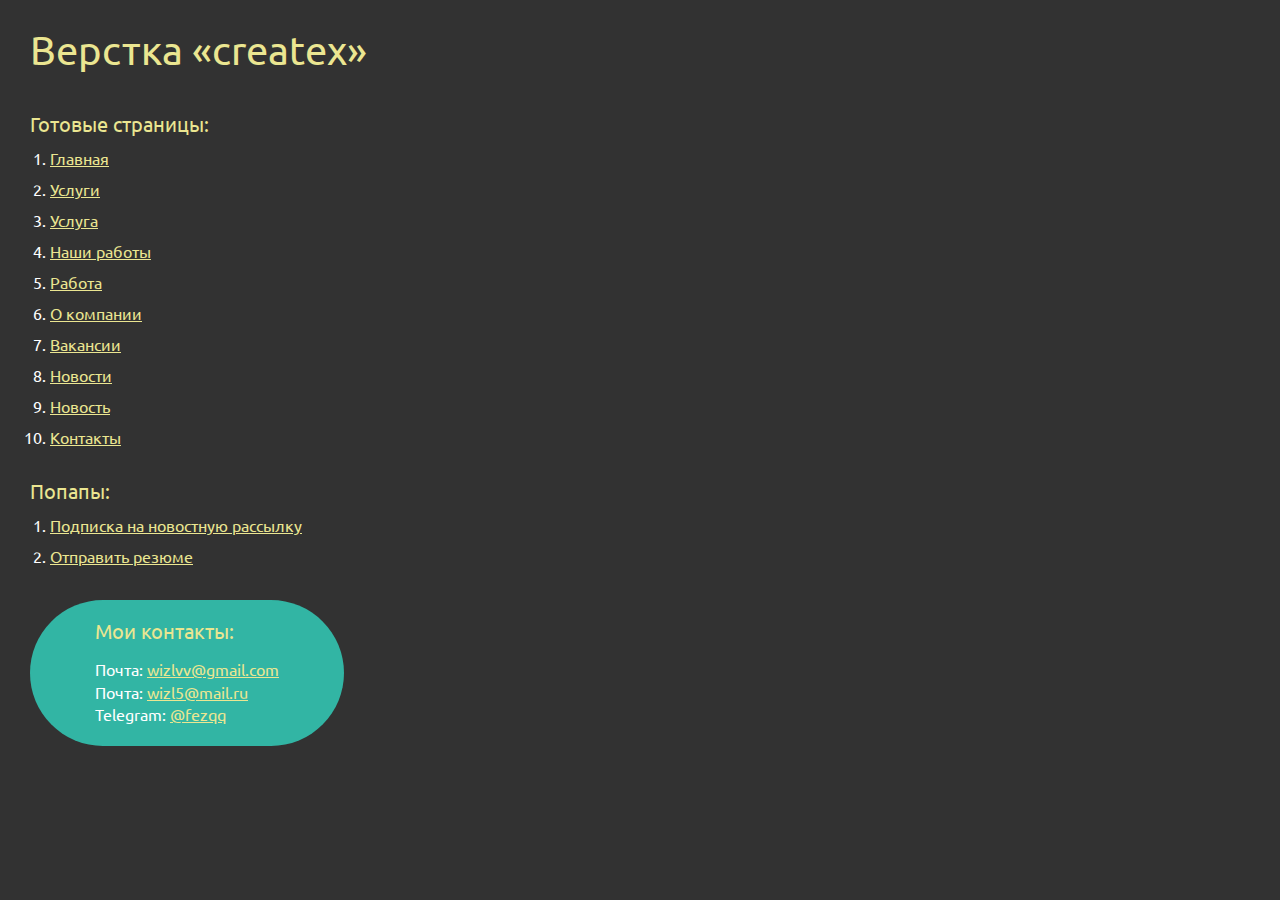
<file: index.html>
<!doctype html>
<html>

<head>
	<title>Верстка createX</title>
	<meta charset="UTF-8">
	<meta name="format-detection" content="telephone=no">
	<!-- <style>body{opacity: 0;}</style> -->
	<link rel="stylesheet" href="css/style.min.css?_v=20230830195626">
	<link rel="shortcut icon" href="favicon.ico">
	<!-- <meta name="robots" content="noindex, nofollow"> -->
	<meta name="viewport" content="width=device-width, initial-scale=1.0">
</head>

<body>
	<div class="wrapper">
		<div class="rootpage">
			<h1>Верстка «createx»</h1>
			<div class="rootpage__info">
				<!-- Особенности проекта -->
			</div>
			<h2>Готовые страницы:</h2>
			<ol class="rootpage__list">
				<li><a target="_blank" href="home.html">Главная</a></li>
				<li><a target="_blank" href="services.html">Услуги</a></li>
				<li><a target="_blank" href="service.html">Услуга</a></li>
				<li><a target="_blank" href="our-work.html">Наши работы</a></li>
				<li><a target="_blank" href="work.html">Работа</a></li>
				<li><a target="_blank" href="about-us.html">О компании</a></li>
				<li><a target="_blank" href="vacancies.html">Вакансии</a></li>
				<li><a target="_blank" href="news.html">Новости</a></li>
				<li><a target="_blank" href="single-news.html">Новость</a></li>
				<li><a target="_blank" href="contacts.html">Контакты</a></li>
			</ol>
			<h2>Попапы:</h2>
			<ol class="rootpage__list">
				<li><a target="_blank" href="vacancies.html#popup-sub-newsletter" data-popup="#popup-sub-newsletter">Подписка на новостную рассылку</a></li>
				<li><a target="_blank" href="vacancies.html#popup-send-cv" data-popup="#popup-send-cv">Отправить резюме</a></li>
			</ol>
			<!-- <div class="rootpage__tnx">
   				<h2>Спасибо за заказ!</h2>
   				<p>Буду рад (а) хорошему отзыву.</p>
   				<p>Обращайтесь еще!</p>
   			</div> -->
			<div class="rootpage__contacts">
				<h2>Мои контакты:</h2>
				<p>Почта: <a href="mailto:email@gmail.com">wizlvv@gmail.com</a></p>
				<p>Почта: <a href="mailto:email@gmail.com">wizl5@mail.ru</a></p>
				<p>Telegram: <a href="https://t.me/fezqq">@fezqq</a></p>
			</div>
		</div>
		<div id="popup-sub-newsletter" aria-hidden="true" class="popup">
			<div class="popup__wrapper">
				<div class="popup__content">
					<div class="popup__close-wrapper">
						<button data-close type="button" class="popup__close"></button>
					</div>
					<div class="popup__text popup-subscribe-newsletter">
						<h2 class="popup-subscribe-newsletter__title popup__title">Подписка на новостную рассылку</h2>
						<form action="#">
							<div class="input-wrapper input-wrapper_label popup__input">
								<div class="input-wrapper__label">Имя*</div>
								<input autocomplete="off" type="text" name="form[]" data-error="Ошибка" placeholder="Ваше имя" class="input input-wrapper__input">
							</div>
							<div class="input-wrapper input-wrapper_label popup__input">
								<div class="input-wrapper__label">Email*</div>
								<input autocomplete="off" type="text" name="form[]" data-error="Ошибка" placeholder="Ваш email" class="input input-wrapper__input">
							</div>
							<button type="submit" class="popup__button button button_secondary">Отправить</button>
						</form>
					</div>
				</div>
			</div>
		</div>


		<div id="popup-send-cv" aria-hidden="true" class="popup">
			<div class="popup__wrapper">
				<div class="popup__content">
					<div class="popup__close-wrapper">
						<button data-close type="button" class="popup__close"></button>
					</div>
					<div class="popup__text popup-send-cv-cl">
						<h2 class="popup-send-cv-cl__title popup__title">Отправить резюме</h2>
						<form action="#">
							<div class="input-wrapper input-wrapper_label popup__input">
								<div class="input-wrapper__label">Имя*</div>
								<input autocomplete="off" type="text" name="form[]" data-error="Ошибка" placeholder="Ваше имя" class="input input-wrapper__input">
							</div>
							<div class="input-wrapper input-wrapper_label popup__input">
								<div class="input-wrapper__label">Местоположение*</div>
								<select name="form[]" class="form">
									<option value="" data-class="select__placeholder">Выберите ваше местоположение</option>
									<option value="1">Местоположение №1</option>
									<option value="2">Местоположение №2</option>
									<option value="3">Местоположение №3</option>
									<option value="4">Местоположение №4</option>
								</select>
							</div>

							<div class="input-wrapper input-wrapper_label popup__input">
								<div class="input-wrapper__label">Телефон*</div>
								<input autocomplete="off" type="text" name="form[]" data-error="Ошибка" placeholder="Ваш номер телефона" class="input input-wrapper__input">
							</div>
							<div class="input-wrapper input-wrapper_label popup__input">
								<div class="input-wrapper__label">Email*</div>
								<input autocomplete="off" type="text" name="form[]" data-error="Ошибка" placeholder="Ваш email" class="input input-wrapper__input">
							</div>
							<button type="submit" class="popup__button button button_secondary">Отправить</button>
						</form>
					</div>
				</div>
			</div>
		</div>
		<script src="js/app.min.js?_v=20230830195626"></script>
	</div>
</body>
<style>
	@charset "UTF-8";
	@import url("https://fonts.googleapis.com/css?family=Montserrat:regular,700&display=swap");

	*,
	*::before,
	*::after {
		padding: 0px;
		margin: 0px;
		border: 0px;
		box-sizing: border-box;
	}

	html,
	body {
		height: 100%;
		margin: 0;
		padding: 0;
		min-width: 320px;
		width: 100%;
		/* color: #fff; */
		background-color: #323232;
	}

	body {
		/* font-family: Montserrat; */
		font-size: 100%;
		line-height: 1;
		font-size: 1rem;
	}

	.rootpage a {
		text-decoration: underline;
		color: #ebe691;
	}

	.rootpage a:visited {
		text-decoration: underline;
		color: #aaa768;
	}

	.rootpage a:hover {
		text-decoration: underline;
	}

	.rootpage ul li {
		list-style: none;
	}

	.rootpage ol li {
		/* color: #fff; */
	}

	.rootpage img {
		vertical-align: top;
	}

	.wrapper {
		width: 100%;
		min-height: 100%;
		overflow: hidden;
	}

	.rootpage {
		padding: 30px;
		display: flex;
		flex-direction: column;
		align-items: flex-start;
		color: #fff;
	}

	@media (max-width: 767px) {
		.rootpage {
			padding: 30px 15px;
		}
	}

	.rootpage h1 {
		color: #ebe691;
		font-size: 2.5rem;
		margin: 0px 0px 1.25rem 0px;
	}

	@media (max-width: 767px) {
		.rootpage h1 {
			font-size: 1.85rem;
			margin: 0px 0px 1.25rem 0px;
		}
	}

	.rootpage h2 {
		color: #ebe691;
		font-size: 1.25rem;
		margin: 0px 0px 1rem 0px;
	}

	@media (max-width: 767px) {
		.rootpage h2 {
			font-size: 1.125rem;
			margin: 0px 0px 1rem 0px;
		}
	}

	.rootpage__info {
		line-height: 140%;
		margin: 0px 0px 1.5rem 0px;
	}

	.rootpage__list {
		margin: 0px 0px 2.25rem 1.25rem;
	}

	.rootpage__list li:not(:last-child) {
		margin: 0px 0px 15px 0px;
	}

	.rootpage__contacts,
	.rootpage__tnx {
		border-radius: 200px;
		padding: 20px 65px;
		line-height: 140%;
	}

	@media (max-width: 767px) {

		.rootpage__contacts,
		.rootpage__tnx {
			border-radius: 40px;
			padding: 20px;
		}
	}

	.rootpage__contacts {
		background: #32b5a4;
	}

	.rootpage__contacts a {
		color: #ebe691;
	}

	.rootpage__tnx {
		background: #c22d63;
		margin: 0px 0px 1rem 0px;
	}
</style>

</html>
</file>
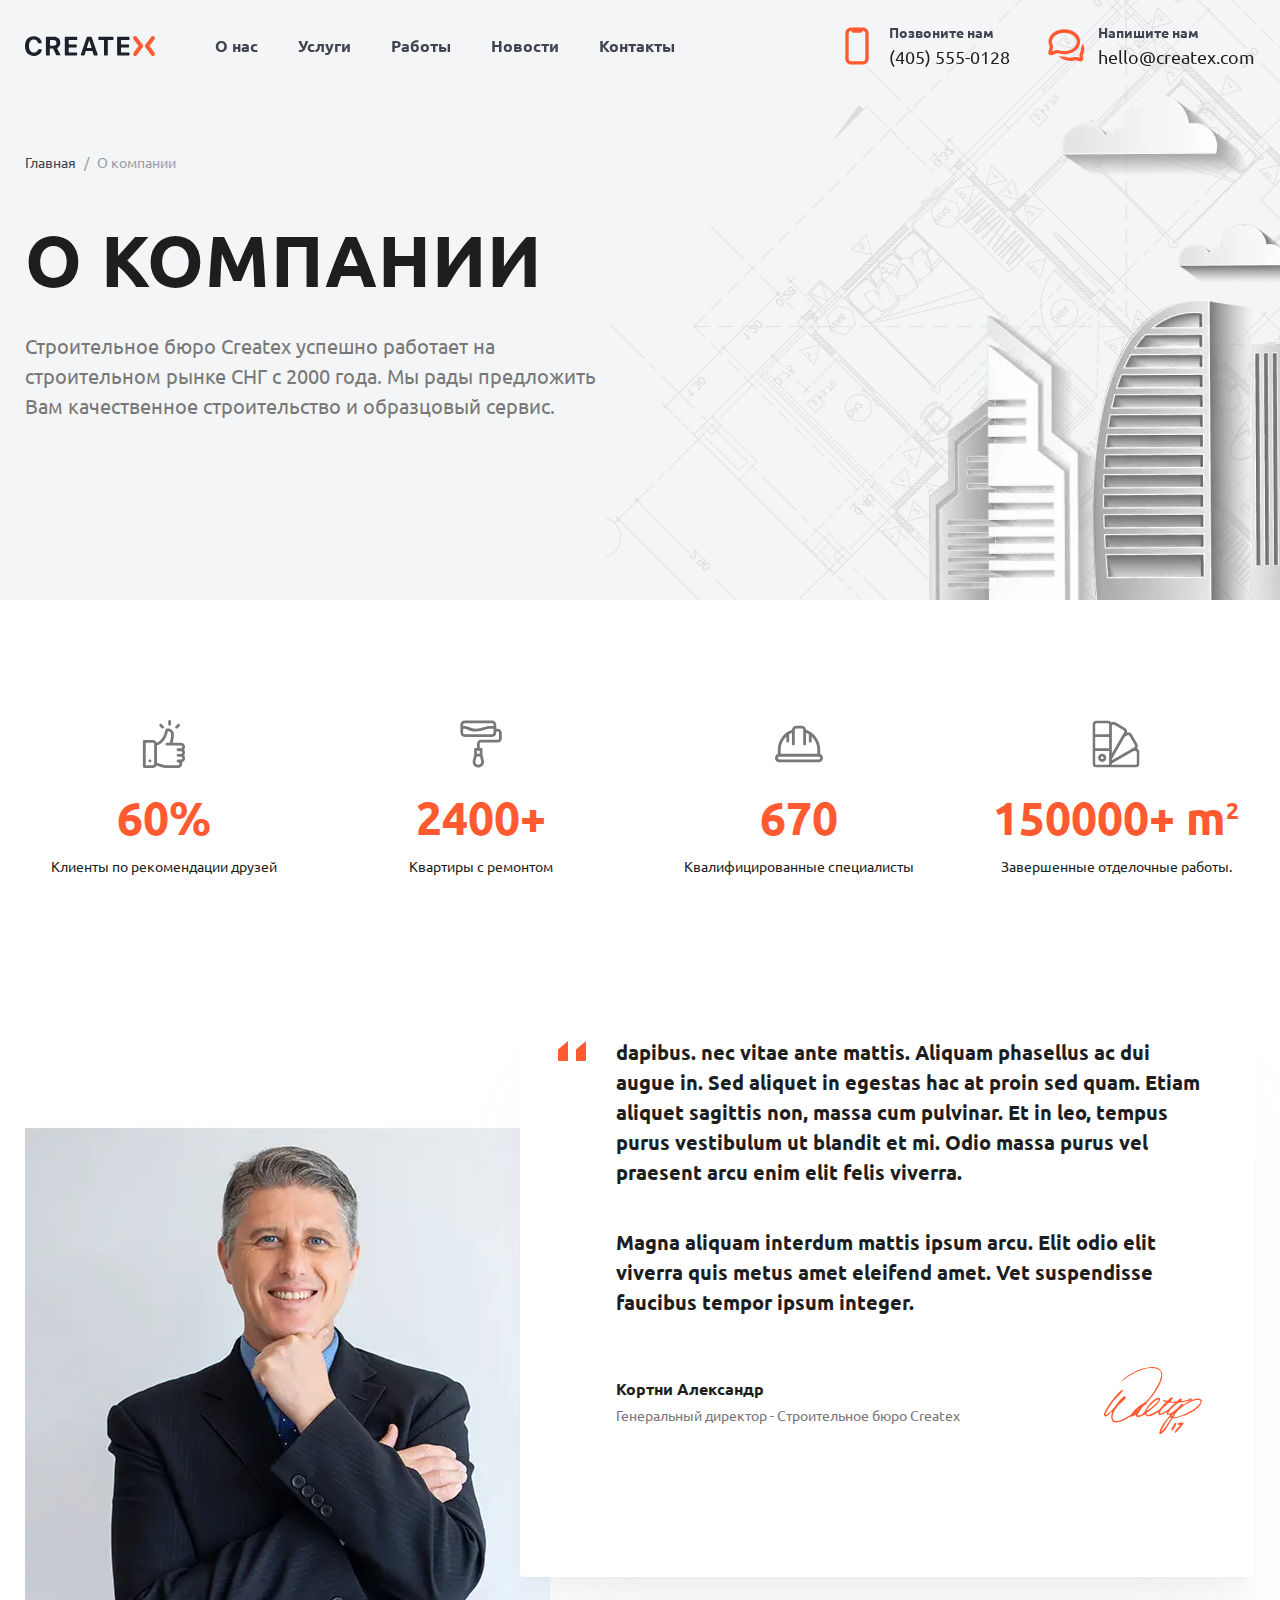
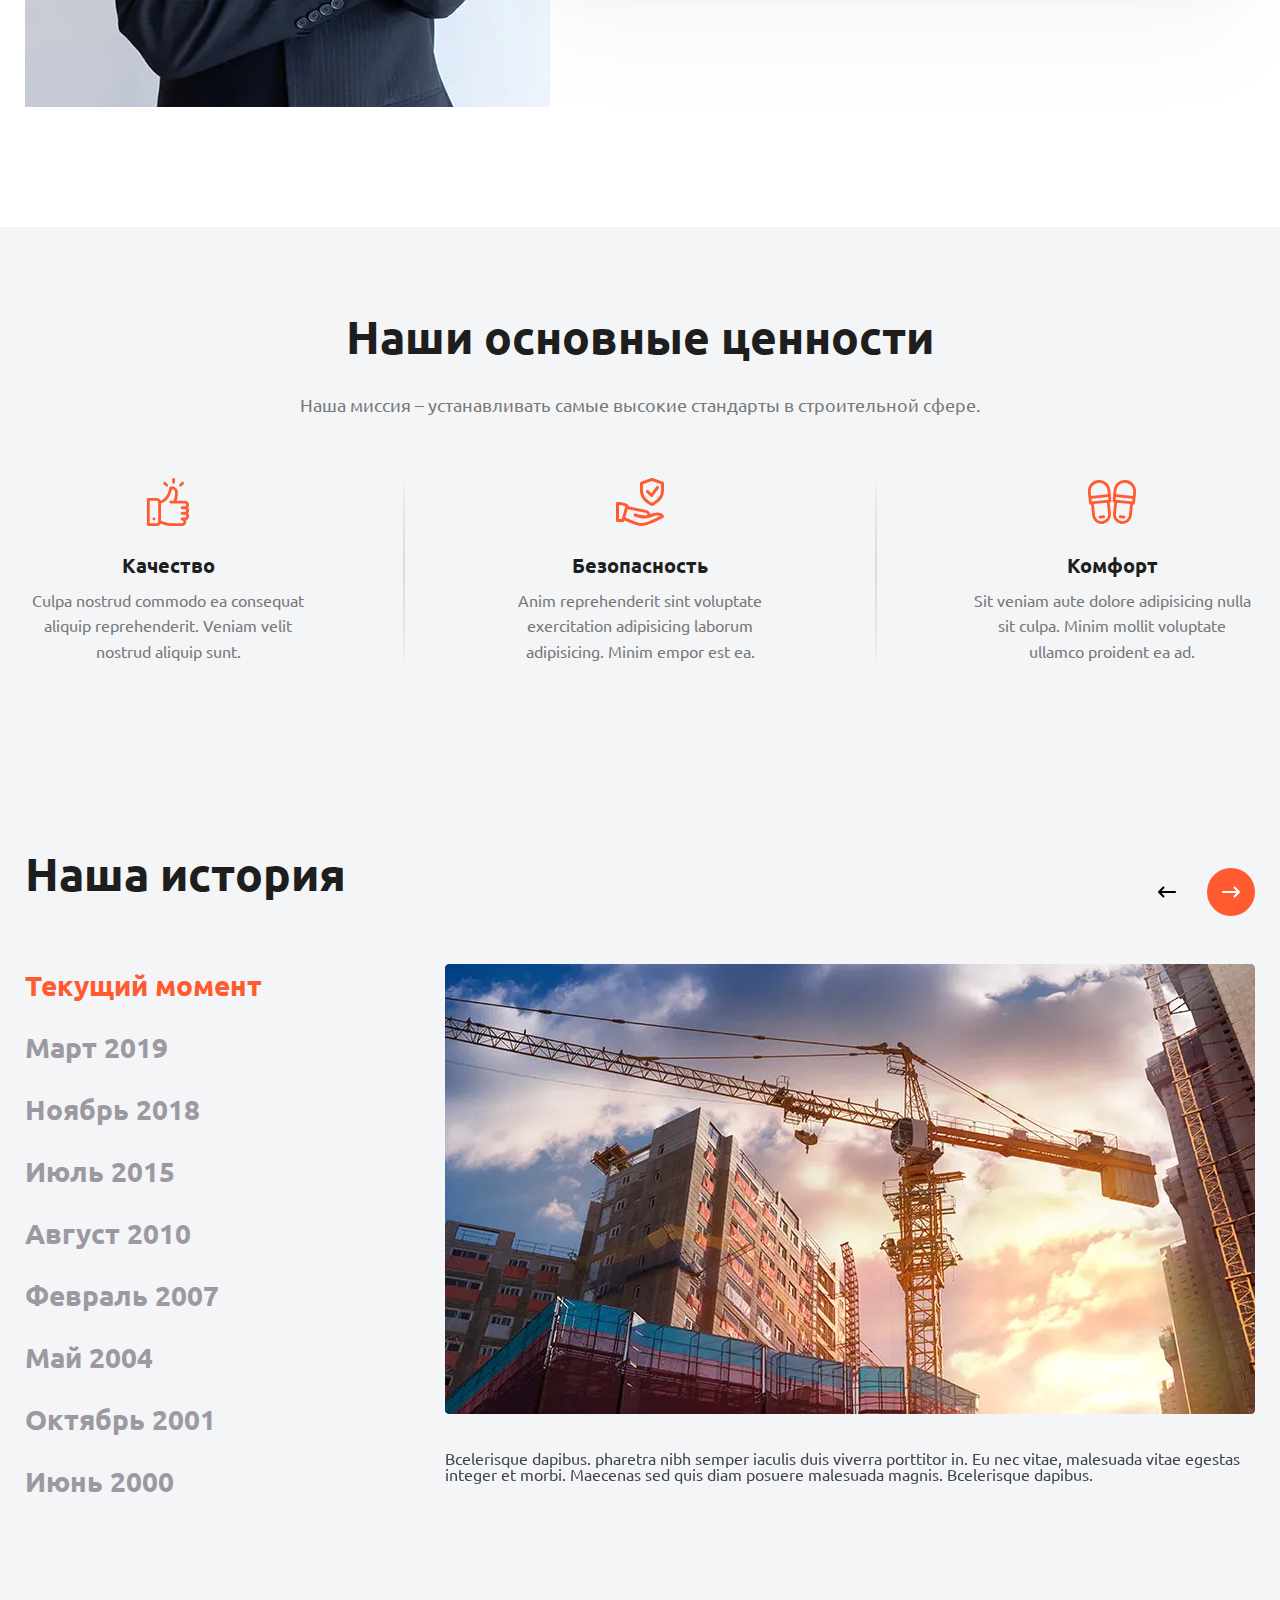
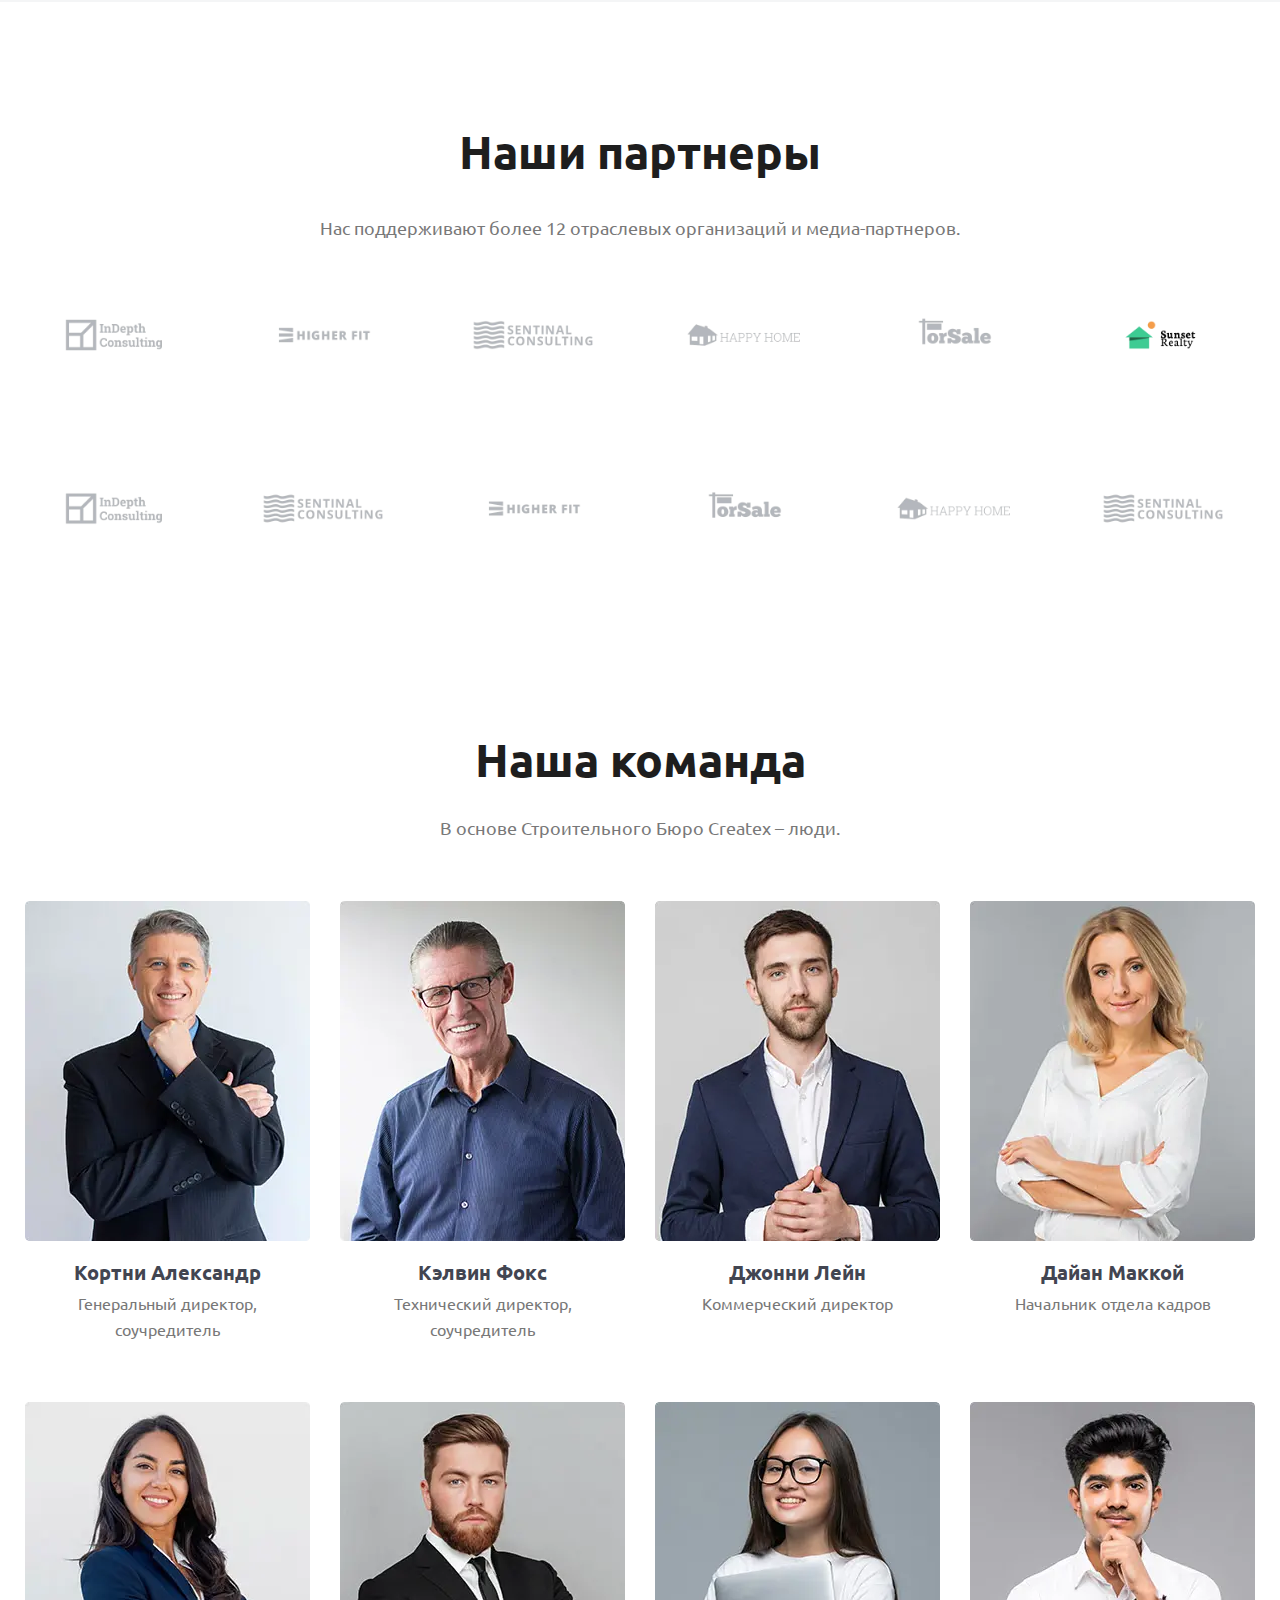
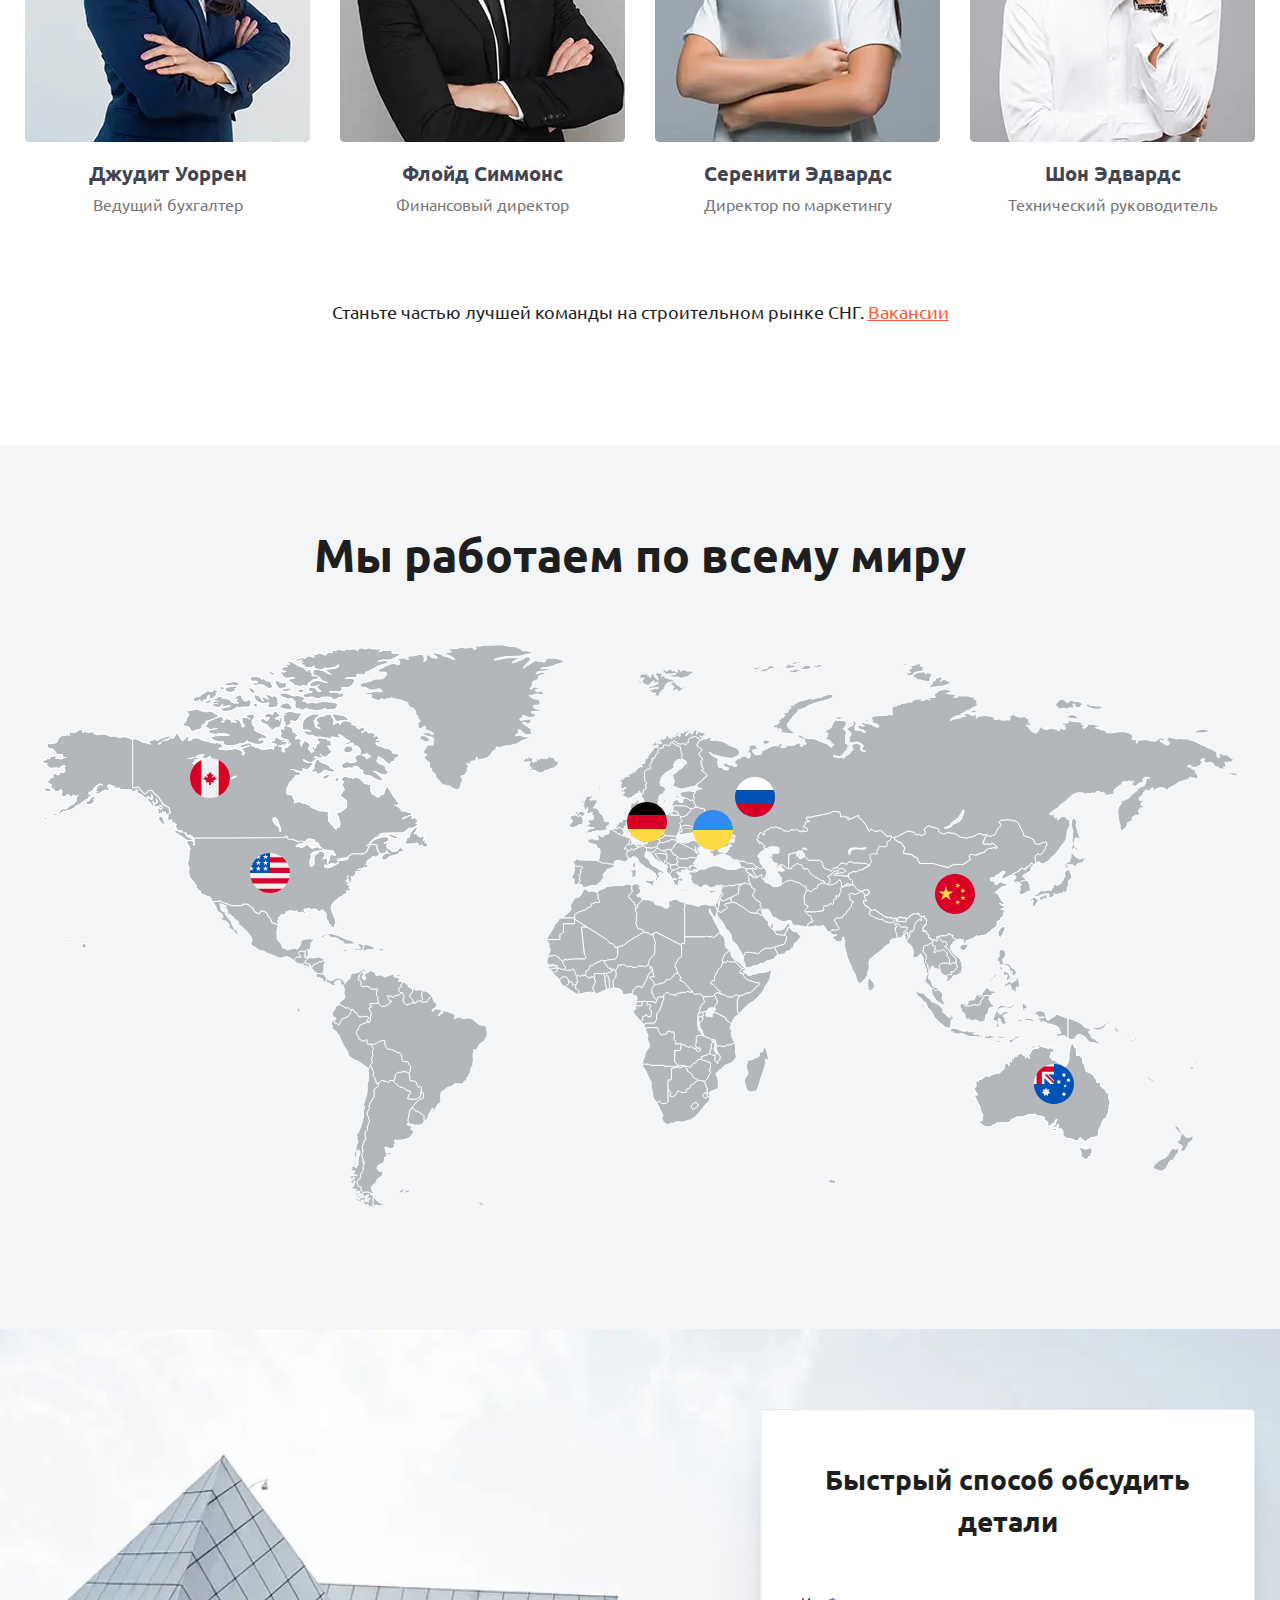
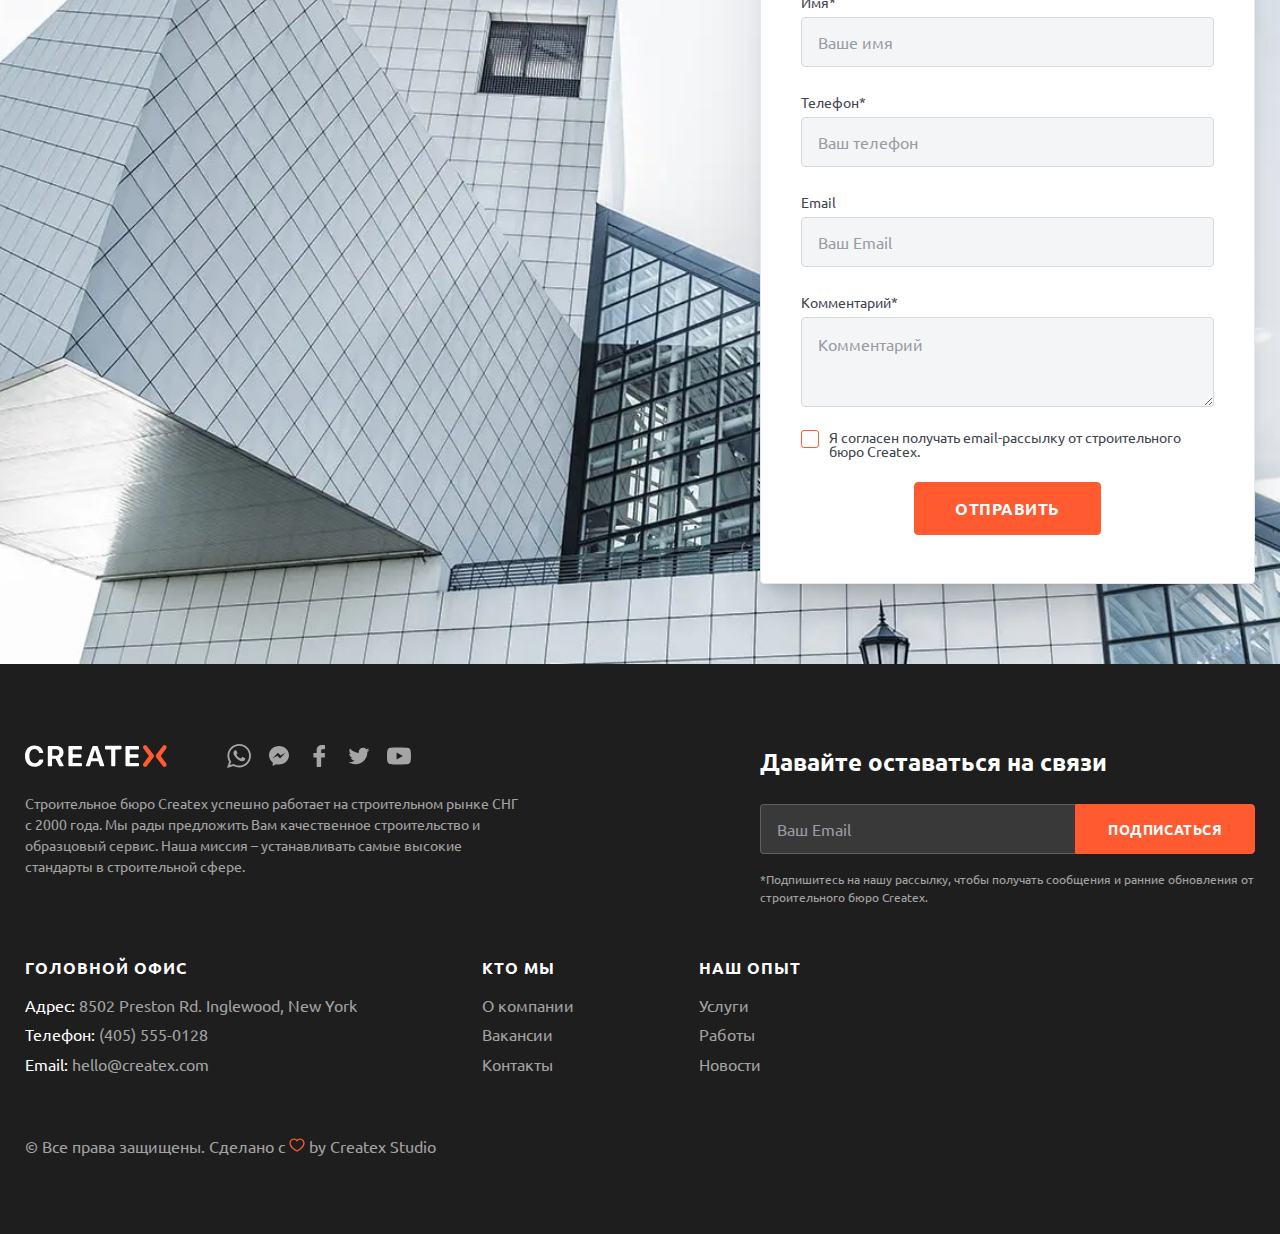
<file: about-us.html>
<!doctype html>
<html lang="ru">

<head>
	<title>О компании</title>
	<meta charset="UTF-8">
	<meta name="format-detection" content="telephone=no">
	<!-- <style>body{opacity: 0;}</style> -->
	<link rel="stylesheet" href="css/style.min.css?_v=20230830195626">
	<link rel="shortcut icon" href="favicon.ico">
	<!-- <meta name="robots" content="noindex, nofollow"> -->
	<meta name="viewport" content="width=device-width, initial-scale=1.0">
</head>

<body>
	<div class="wrapper">
		<header class="header">
			<div class="container">
				<div class="header__wrapper">
					<a href="" class="header__logo logo"><svg class="svg-icon" viewBox="0 0 130 22">
							<use xlink:href="img/sprite/sprite-multy.svg#logo"></use>
						</svg></a>
					<div class="header__menu menu">
						<button type="button" class="menu__icon icon-menu"><span></span></button>
						<nav class="menu__body">
							<ul class="menu__list" data-da=".menu__body,899.98">
								<li class="menu__item"><a href="" class="menu__link"><span>О нас</span></a></li>
								<li class="menu__item"><a href="" class="menu__link"><span>Услуги</span></a></li>
								<li class="menu__item"><a href="" class="menu__link"><span>Работы</span></a></li>
								<li class="menu__item"><a href="" class="menu__link"><span>Новости</span></a></li>
								<li class="menu__item"><a href="" class="menu__link"><span>Контакты</span></a></li>
							</ul>
						</nav>
					</div>
					<div class="header__contact-to-us contact-to-us" data-da=".menu__body,429.98">
						<a href="tel:4055550128" class="contact-to-us__item item-contact">
							<div class="item-contact__icon"><svg class="svg-icon" viewBox="0 0 1 1">
									<use xlink:href="img/sprite/sprite-mono.svg#phone"></use>
								</svg></div>
							<div class="item-contact__text">
								<div class="item-contact__label">Позвоните нам</div>
								<div class="item-contact__link">(405) 555-0128</div>
							</div>
						</a>
						<a href="mailto:hello@createx.com" class="contact-to-us__item item-contact">
							<div class="item-contact__icon"><svg class="svg-icon" viewBox="0 0 1 1">
									<use xlink:href="img/sprite/sprite-mono.svg#chat"></use>
								</svg></div>
							<div class="item-contact__text">
								<div class="item-contact__label">Напишите нам</div>
								<div class="item-contact__link">hello@createx.com</div>
							</div>
						</a>
					</div>
				</div>
			</div>
		</header>
		<main class="about-us-page page" id="page">
			<div class="page-header">
				<div class="container">
					<div class="page-header__content">
						<div class="crumbs about-us-page__crumbs">
							<div class="crumbs__list">
								<a href='home.html' class='crumbs__item'>Главная</a>
								<div class='crumbs__item'>О компании</div>
								<!--
      <a href="" class="crumbs__item">Homepage</a>
      <div class="crumbs__item">Homepage</div>
      -->
							</div>
						</div>

						<div class="page-header__title">О компании</div>
						<div class="page-header__text">Строительное бюро Createx успешно работает на строительном рынке СНГ с 2000 года. Мы рады предложить Вам качественное строительство и образцовый сервис.</div>
					</div>
					<picture><source srcset="img/page-header/about-us.webp" type="image/webp"><img src="img/page-header/about-us.png" class="page-header__bg-img" /></picture>
				</div>
			</div>


			<div class="about-us-page__stats stats">
				<div class="container">
					<div class="stats__row">
						<div class="stats__item item-stats">
							<div class="item-stats__icon">
								<svg class="svg-icon" viewBox="0 0 1 1">
									<use xlink:href="img/sprite/sprite-mono.svg#like"></use>
								</svg>
							</div>
							<div class="item-stats__value">60%</div>
							<div class="item-stats__title">Клиенты по рекомендации друзей</div>
						</div>
						<div class="stats__item item-stats">
							<div class="item-stats__icon">
								<svg class="svg-icon" viewBox="0 0 1 1">
									<use xlink:href="img/sprite/sprite-mono.svg#painting"></use>
								</svg>
							</div>
							<div class="item-stats__value">2400+</div>
							<div class="item-stats__title">Квартиры с ремонтом</div>
						</div>
						<div class="stats__item item-stats">
							<div class="item-stats__icon">
								<svg class="svg-icon" viewBox="0 0 1 1">
									<use xlink:href="img/sprite/sprite-mono.svg#helmet"></use>
								</svg>
							</div>
							<div class="item-stats__value">670</div>
							<div class="item-stats__title">Квалифицированные специалисты</div>
						</div>
						<div class="stats__item item-stats">
							<div class="item-stats__icon">
								<svg class="svg-icon" viewBox="0 0 1 1">
									<use xlink:href="img/sprite/sprite-mono.svg#pantone"></use>
								</svg>
							</div>
							<div class="item-stats__value">150000+ m<span class="up-index">2</span></div>
							<div class="item-stats__title">Завершeнные отделочные работы.</div>
						</div>
					</div>
				</div>
			</div>

			<div class="about-us-page__ceo-quote ceo-quote">
				<div class="container">
					<div class="ceo-quote__row">
						<div class="ceo-quote__img"><picture><source srcset="img/ceo-quote/ceo-portret.webp" type="image/webp"><img src="img/ceo-quote/ceo-portret.jpg" alt=""></picture></div>
						<div class="ceo-quote__text text-ceo-quote">
							<div class="text-ceo-quote__wrapper">
								<div class="text-ceo-quote__quotation-icon"><svg class="svg-icon" viewBox="0 0 28 20">
										<use xlink:href="img/sprite/sprite-mono.svg#braces"></use>
									</svg></div>
								<div class="text-ceo-quote__text-wrap">
									<div class="text-ceo-quote__text">
										<p>dapibus. nec vitae ante mattis. Aliquam phasellus ac dui augue in. Sed aliquet in egestas hac at proin sed quam. Etiam aliquet sagittis non, massa cum pulvinar. Et in leo, tempus purus vestibulum ut blandit et mi. Odio massa purus vel praesent arcu enim elit felis viverra.</p>
										<p>Magna aliquam interdum mattis ipsum arcu. Elit odio elit viverra quis metus amet eleifend amet. Vet suspendisse faucibus tempor ipsum integer.</p>
									</div>
									<div class="text-ceo-quote__info">
										<div class="text-ceo-quote__author">
											<div class="text-ceo-quote__name">Кортни Александр</div>
											<div class="text-ceo-quote__company-post">Генеральный директор - Строительное бюро Createx</div>
										</div>
										<div class="text-ceo-quote__signature"><svg class="svg-icon" viewBox="0 0 100 68">
												<use xlink:href="img/sprite/sprite-mono.svg#signature"></use>
											</svg></div>
									</div>
								</div>
							</div>
						</div>
					</div>
				</div>
			</div>

			<div class="about-us-page__our-core-values our-core-values">
				<div class="container">
					<h2 class="our-core-values__title title">Наши основные ценности</h2>
					<div class="our-core-values__subtitle subtitle">Наша миссия – устанавливать самые высокие стандарты в строительной сфере.</div>
					<div class="our-core-values__row cards-row-with-separator">
						<div class="our-core-values__item cards-row-with-separator__item item-core-values item-cards-row-with-separator">
							<div class="item-core-values__icon item-cards-row-with-separator__icon">
								<svg class="svg-icon" viewBox="0 0 1 1">
									<use xlink:href="img/sprite/sprite-mono.svg#like"></use>
								</svg>
							</div>
							<div class="item-core-values__title item-cards-row-with-separator__title">Качество</div>
							<div class="item-core-values__text item-cards-row-with-separator__text">Culpa nostrud commodo ea consequat aliquip reprehenderit. Veniam velit nostrud aliquip sunt.</div>
						</div>
						<div class="our-core-values__item cards-row-with-separator__item item-core-values item-cards-row-with-separator">
							<div class="item-core-values__icon item-cards-row-with-separator__icon">
								<svg class="svg-icon" viewBox="0 0 1 1">
									<use xlink:href="img/sprite/sprite-mono.svg#hand-safety"></use>
								</svg>
							</div>
							<div class="item-core-values__title item-cards-row-with-separator__title">Безопасность</div>
							<div class="item-core-values__text item-cards-row-with-separator__text">Anim reprehenderit sint voluptate exercitation adipisicing laborum adipisicing. Minim empor est ea.</div>
						</div>
						<div class="our-core-values__item cards-row-with-separator__item item-core-values item-cards-row-with-separator">
							<div class="item-core-values__icon item-cards-row-with-separator__icon">
								<svg class="svg-icon" viewBox="0 0 1 1">
									<use xlink:href="img/sprite/sprite-mono.svg#slippers"></use>
								</svg>
							</div>
							<div class="item-core-values__title item-cards-row-with-separator__title">Комфорт</div>
							<div class="item-core-values__text item-cards-row-with-separator__text">Sit veniam aute dolore adipisicing nulla sit culpa. Minim mollit voluptate ullamco proident ea ad.</div>
						</div>
					</div>
				</div>
			</div>


			<div class="about-us-page__our-history our-history">
				<div class="container">
					<h2 class="our-history__title title title_left title_m-700">Наша история</h2>
					<div class="our-history__slider slider-our-history slider-t2">
						<div class="slider-our-history__pagination swiper-pagination slider-t2__pagination">
							<!-- <div class="slider-our-history__pagination-bullet">Present</div>
                        <div class="slider-our-history__pagination-bullet">March 2019</div> -->
						</div>
						<div class="slider-our-history__slider slider-t2__slider swiper">
							<div class="slider-our-history__wrapper slider-t2__wrapper swiper-wrapper">
								<div class="slider-our-history__slide slider-t2__slide swiper-slide">
									<div class="card-our-history card-slider-t2">
										<a href="" class="card-our-history__img card-slider-t2__img"><picture><source srcset="img/our-history/slider-img_01.webp" type="image/webp"><img src="img/our-history/slider-img_01.jpg" alt="" /></picture></a>
										<div class="card-our-history__info card-slider-t2__info">
											<div class="card-our-history__title card-slider-t2__text">Bcelerisque dapibus. pharetra nibh semper iaculis duis viverra porttitor in. Eu nec vitae, malesuada vitae egestas integer et morbi. Maecenas sed quis diam posuere malesuada magnis. Bcelerisque dapibus.</div>
										</div>
									</div>
								</div>
								<div class="slider-our-history__slide slider-t2__slide swiper-slide">
									<div class="card-our-history card-slider-t2">
										<a href="" class="card-our-history__img card-slider-t2__img"><picture><source srcset="img/our-history/slider-img_01.webp" type="image/webp"><img src="img/our-history/slider-img_01.jpg" alt="" /></picture></a>
										<div class="card-our-history__info card-slider-t2__info">
											<div class="card-our-history__title card-slider-t2__text">Bcelerisque dapibus. pharetra nibh semper iaculis duis viverra porttitor in. Eu nec vitae, malesuada vitae egestas integer et morbi. Maecenas sed quis diam posuere malesuada magnis. Bcelerisque dapibus.</div>
										</div>
									</div>
								</div>
								<div class="slider-our-history__slide slider-t2__slide swiper-slide">
									<div class="card-our-history card-slider-t2">
										<a href="" class="card-our-history__img card-slider-t2__img"><picture><source srcset="img/our-history/slider-img_01.webp" type="image/webp"><img src="img/our-history/slider-img_01.jpg" alt="" /></picture></a>
										<div class="card-our-history__info card-slider-t2__info">
											<div class="card-our-history__title card-slider-t2__text">Bcelerisque dapibus. pharetra nibh semper iaculis duis viverra porttitor in. Eu nec vitae, malesuada vitae egestas integer et morbi. Maecenas sed quis diam posuere malesuada magnis. Bcelerisque dapibus.</div>
										</div>
									</div>
								</div>
								<div class="slider-our-history__slide slider-t2__slide swiper-slide">
									<div class="card-our-history card-slider-t2">
										<a href="" class="card-our-history__img card-slider-t2__img"><picture><source srcset="img/our-history/slider-img_01.webp" type="image/webp"><img src="img/our-history/slider-img_01.jpg" alt="" /></picture></a>
										<div class="card-our-history__info card-slider-t2__info">
											<div class="card-our-history__title card-slider-t2__text">Bcelerisque dapibus. pharetra nibh semper iaculis duis viverra porttitor in. Eu nec vitae, malesuada vitae egestas integer et morbi. Maecenas sed quis diam posuere malesuada magnis. Bcelerisque dapibus.</div>
										</div>
									</div>
								</div>
								<div class="slider-our-history__slide slider-t2__slide swiper-slide">
									<div class="card-our-history card-slider-t2">
										<a href="" class="card-our-history__img card-slider-t2__img"><picture><source srcset="img/our-history/slider-img_01.webp" type="image/webp"><img src="img/our-history/slider-img_01.jpg" alt="" /></picture></a>
										<div class="card-our-history__info card-slider-t2__info">
											<div class="card-our-history__title card-slider-t2__text">Bcelerisque dapibus. pharetra nibh semper iaculis duis viverra porttitor in. Eu nec vitae, malesuada vitae egestas integer et morbi. Maecenas sed quis diam posuere malesuada magnis. Bcelerisque dapibus.</div>
										</div>
									</div>
								</div>
								<div class="slider-our-history__slide slider-t2__slide swiper-slide">
									<div class="card-our-history card-slider-t2">
										<a href="" class="card-our-history__img card-slider-t2__img"><picture><source srcset="img/our-history/slider-img_01.webp" type="image/webp"><img src="img/our-history/slider-img_01.jpg" alt="" /></picture></a>
										<div class="card-our-history__info card-slider-t2__info">
											<div class="card-our-history__title card-slider-t2__text">Bcelerisque dapibus. pharetra nibh semper iaculis duis viverra porttitor in. Eu nec vitae, malesuada vitae egestas integer et morbi. Maecenas sed quis diam posuere malesuada magnis. Bcelerisque dapibus.</div>
										</div>
									</div>
								</div>
								<div class="slider-our-history__slide slider-t2__slide swiper-slide">
									<div class="card-our-history card-slider-t2">
										<a href="" class="card-our-history__img card-slider-t2__img"><picture><source srcset="img/our-history/slider-img_01.webp" type="image/webp"><img src="img/our-history/slider-img_01.jpg" alt="" /></picture></a>
										<div class="card-our-history__info card-slider-t2__info">
											<div class="card-our-history__title card-slider-t2__text">Bcelerisque dapibus. pharetra nibh semper iaculis duis viverra porttitor in. Eu nec vitae, malesuada vitae egestas integer et morbi. Maecenas sed quis diam posuere malesuada magnis. Bcelerisque dapibus.</div>
										</div>
									</div>
								</div>
								<div class="slider-our-history__slide slider-t2__slide swiper-slide">
									<div class="card-our-history card-slider-t2">
										<a href="" class="card-our-history__img card-slider-t2__img"><picture><source srcset="img/our-history/slider-img_01.webp" type="image/webp"><img src="img/our-history/slider-img_01.jpg" alt="" /></picture></a>
										<div class="card-our-history__info card-slider-t2__info">
											<div class="card-our-history__title card-slider-t2__text">Bcelerisque dapibus. pharetra nibh semper iaculis duis viverra porttitor in. Eu nec vitae, malesuada vitae egestas integer et morbi. Maecenas sed quis diam posuere malesuada magnis. Bcelerisque dapibus.</div>
										</div>
									</div>
								</div>
								<div class="slider-our-history__slide slider-t2__slide swiper-slide">
									<div class="card-our-history card-slider-t2">
										<a href="" class="card-our-history__img card-slider-t2__img"><picture><source srcset="img/our-history/slider-img_01.webp" type="image/webp"><img src="img/our-history/slider-img_01.jpg" alt="" /></picture></a>
										<div class="card-our-history__info card-slider-t2__info">
											<div class="card-our-history__title card-slider-t2__text">Bcelerisque dapibus. pharetra nibh semper iaculis duis viverra porttitor in. Eu nec vitae, malesuada vitae egestas integer et morbi. Maecenas sed quis diam posuere malesuada magnis. Bcelerisque dapibus.</div>
										</div>
									</div>
								</div>
							</div>
						</div>
						<button type="button" class="swiper-button-prev">
							<div class="swiper-button-icon">
								<svg class="svg-icon" viewBox="0 0 1 1">
									<use xlink:href="img/sprite/sprite-mono.svg#arrow-left"></use>
								</svg>
							</div>
						</button>
						<button type="button" class="swiper-button-next">
							<div class="swiper-button-icon">
								<svg class="svg-icon" viewBox="0 0 1 1">
									<use xlink:href="img/sprite/sprite-mono.svg#arrow-left"></use>
								</svg>
							</div>
						</button>
					</div>
				</div>
			</div>

			<div class="about-us-page__partners partners">
				<div class="container">
					<h2 class="partners__title title">Наши партнеры</h2>
					<div class="partners__subtitle subtitle">Нас поддерживают более 12 отраслевых организаций и медиа-партнеров.</div>
					<div class="partners__row">
						<a href="" class="partners__item item-partners">
							<picture><source srcset="img/partners/partner-logo_01.webp" type="image/webp"><img src="img/partners/partner-logo_01.png" alt="" /></picture>
						</a>
						<a href="" class="partners__item item-partners">
							<picture><source srcset="img/partners/partner-logo_02.webp" type="image/webp"><img src="img/partners/partner-logo_02.png" alt="" /></picture>
						</a>
						<a href="" class="partners__item item-partners">
							<picture><source srcset="img/partners/partner-logo_03.webp" type="image/webp"><img src="img/partners/partner-logo_03.png" alt="" /></picture>
						</a>
						<a href="" class="partners__item item-partners">
							<picture><source srcset="img/partners/partner-logo_04.webp" type="image/webp"><img src="img/partners/partner-logo_04.png" alt="" /></picture>
						</a>
						<a href="" class="partners__item item-partners">
							<picture><source srcset="img/partners/partner-logo_05.webp" type="image/webp"><img src="img/partners/partner-logo_05.png" alt="" /></picture>
						</a>
						<a href="" class="partners__item item-partners">
							<picture><source srcset="img/partners/partner-logo_06.webp" type="image/webp"><img src="img/partners/partner-logo_06.png" alt="" /></picture>
						</a>
						<a href="" class="partners__item item-partners">
							<picture><source srcset="img/partners/partner-logo_01.webp" type="image/webp"><img src="img/partners/partner-logo_01.png" alt="" /></picture>
						</a>
						<a href="" class="partners__item item-partners">
							<picture><source srcset="img/partners/partner-logo_03.webp" type="image/webp"><img src="img/partners/partner-logo_03.png" alt="" /></picture>
						</a>
						<a href="" class="partners__item item-partners">
							<picture><source srcset="img/partners/partner-logo_02.webp" type="image/webp"><img src="img/partners/partner-logo_02.png" alt="" /></picture>
						</a>
						<a href="" class="partners__item item-partners">
							<picture><source srcset="img/partners/partner-logo_05.webp" type="image/webp"><img src="img/partners/partner-logo_05.png" alt="" /></picture>
						</a>
						<a href="" class="partners__item item-partners">
							<picture><source srcset="img/partners/partner-logo_04.webp" type="image/webp"><img src="img/partners/partner-logo_04.png" alt="" /></picture>
						</a>
						<a href="" class="partners__item item-partners">
							<picture><source srcset="img/partners/partner-logo_03.webp" type="image/webp"><img src="img/partners/partner-logo_03.png" alt="" /></picture>
						</a>
					</div>
				</div>
			</div>

			<div class="about-us-page__our-team our-team">
				<div class="container">
					<h2 class="our-team__title title">Наша команда</h2>
					<div class="our-team__subtitle subtitle">В основе Строительного Бюро Createx – люди.</div>
					<div class="our-team__row">
						<div class="our-team__item card-our-team">
							<div class="card-our-team__img">
								<picture><source srcset="img/our-team/our-team_01.webp" type="image/webp"><img src="img/our-team/our-team_01.jpg" alt=""></picture>
								<div class="card-our-team__socials">
									<div class="card-our-team__socials-item"><svg class="svg-icon" viewBox="0 0 1 1">
											<use xlink:href="img/sprite/sprite-mono.svg#linked-in"></use>
										</svg></div>
									<div class="card-our-team__socials-item"><svg class="svg-icon" viewBox="0 0 1 1">
											<use xlink:href="img/sprite/sprite-mono.svg#twitter"></use>
										</svg></div>
									<div class="card-our-team__socials-item"><svg class="svg-icon" viewBox="0 0 1 1">
											<use xlink:href="img/sprite/sprite-mono.svg#facebook"></use>
										</svg></div>
								</div>
							</div>
							<div class="card-our-team__info">
								<div class="card-our-team__name">Кортни Александр</div>
								<div class="card-our-team__company-post">Генеральный директор, соучредитель</div>
							</div>
						</div>
						<div class="our-team__item card-our-team">
							<div class="card-our-team__img">
								<picture><source srcset="img/our-team/our-team_02.webp" type="image/webp"><img src="img/our-team/our-team_02.jpg" alt=""></picture>
								<div class="card-our-team__socials">
									<div class="card-our-team__socials-item"><svg class="svg-icon" viewBox="0 0 1 1">
											<use xlink:href="img/sprite/sprite-mono.svg#linked-in"></use>
										</svg></div>
									<div class="card-our-team__socials-item"><svg class="svg-icon" viewBox="0 0 1 1">
											<use xlink:href="img/sprite/sprite-mono.svg#twitter"></use>
										</svg></div>
									<div class="card-our-team__socials-item"><svg class="svg-icon" viewBox="0 0 1 1">
											<use xlink:href="img/sprite/sprite-mono.svg#facebook"></use>
										</svg></div>
								</div>
							</div>
							<div class="card-our-team__info">
								<div class="card-our-team__name">Кэлвин Фокс</div>
								<div class="card-our-team__company-post">Технический директор, соучредитель</div>
							</div>
						</div>
						<div class="our-team__item card-our-team">
							<div class="card-our-team__img">
								<picture><source srcset="img/our-team/our-team_03.webp" type="image/webp"><img src="img/our-team/our-team_03.jpg" alt=""></picture>
								<div class="card-our-team__socials">
									<div class="card-our-team__socials-item"><svg class="svg-icon" viewBox="0 0 1 1">
											<use xlink:href="img/sprite/sprite-mono.svg#linked-in"></use>
										</svg></div>
									<div class="card-our-team__socials-item"><svg class="svg-icon" viewBox="0 0 1 1">
											<use xlink:href="img/sprite/sprite-mono.svg#twitter"></use>
										</svg></div>
									<div class="card-our-team__socials-item"><svg class="svg-icon" viewBox="0 0 1 1">
											<use xlink:href="img/sprite/sprite-mono.svg#facebook"></use>
										</svg></div>
								</div>
							</div>
							<div class="card-our-team__info">
								<div class="card-our-team__name">Джонни Лейн</div>
								<div class="card-our-team__company-post">Коммерческий директор</div>
							</div>
						</div>
						<div class="our-team__item card-our-team">
							<div class="card-our-team__img">
								<picture><source srcset="img/our-team/our-team_04.webp" type="image/webp"><img src="img/our-team/our-team_04.jpg" alt=""></picture>
								<div class="card-our-team__socials">
									<div class="card-our-team__socials-item"><svg class="svg-icon" viewBox="0 0 1 1">
											<use xlink:href="img/sprite/sprite-mono.svg#linked-in"></use>
										</svg></div>
									<div class="card-our-team__socials-item"><svg class="svg-icon" viewBox="0 0 1 1">
											<use xlink:href="img/sprite/sprite-mono.svg#twitter"></use>
										</svg></div>
									<div class="card-our-team__socials-item"><svg class="svg-icon" viewBox="0 0 1 1">
											<use xlink:href="img/sprite/sprite-mono.svg#facebook"></use>
										</svg></div>
								</div>
							</div>
							<div class="card-our-team__info">
								<div class="card-our-team__name">Дайан Маккой</div>
								<div class="card-our-team__company-post">Начальник отдела кадров</div>
							</div>
						</div>
						<div class="our-team__item card-our-team">
							<div class="card-our-team__img">
								<picture><source srcset="img/our-team/our-team_05.webp" type="image/webp"><img src="img/our-team/our-team_05.jpg" alt=""></picture>
								<div class="card-our-team__socials">
									<div class="card-our-team__socials-item"><svg class="svg-icon" viewBox="0 0 1 1">
											<use xlink:href="img/sprite/sprite-mono.svg#linked-in"></use>
										</svg></div>
									<div class="card-our-team__socials-item"><svg class="svg-icon" viewBox="0 0 1 1">
											<use xlink:href="img/sprite/sprite-mono.svg#twitter"></use>
										</svg></div>
									<div class="card-our-team__socials-item"><svg class="svg-icon" viewBox="0 0 1 1">
											<use xlink:href="img/sprite/sprite-mono.svg#facebook"></use>
										</svg></div>
								</div>
							</div>
							<div class="card-our-team__info">
								<div class="card-our-team__name">Джудит Уоррен</div>
								<div class="card-our-team__company-post">Ведущий бухгалтер</div>
							</div>
						</div>
						<div class="our-team__item card-our-team">
							<div class="card-our-team__img">
								<picture><source srcset="img/our-team/our-team_06.webp" type="image/webp"><img src="img/our-team/our-team_06.jpg" alt=""></picture>
								<div class="card-our-team__socials">
									<div class="card-our-team__socials-item"><svg class="svg-icon" viewBox="0 0 1 1">
											<use xlink:href="img/sprite/sprite-mono.svg#linked-in"></use>
										</svg></div>
									<div class="card-our-team__socials-item"><svg class="svg-icon" viewBox="0 0 1 1">
											<use xlink:href="img/sprite/sprite-mono.svg#twitter"></use>
										</svg></div>
									<div class="card-our-team__socials-item"><svg class="svg-icon" viewBox="0 0 1 1">
											<use xlink:href="img/sprite/sprite-mono.svg#facebook"></use>
										</svg></div>
								</div>
							</div>
							<div class="card-our-team__info">
								<div class="card-our-team__name">Флойд Симмонс</div>
								<div class="card-our-team__company-post">Финансовый директор</div>
							</div>
						</div>
						<div class="our-team__item card-our-team">
							<div class="card-our-team__img">
								<picture><source srcset="img/our-team/our-team_07.webp" type="image/webp"><img src="img/our-team/our-team_07.jpg" alt=""></picture>
								<div class="card-our-team__socials">
									<div class="card-our-team__socials-item"><svg class="svg-icon" viewBox="0 0 1 1">
											<use xlink:href="img/sprite/sprite-mono.svg#linked-in"></use>
										</svg></div>
									<div class="card-our-team__socials-item"><svg class="svg-icon" viewBox="0 0 1 1">
											<use xlink:href="img/sprite/sprite-mono.svg#twitter"></use>
										</svg></div>
									<div class="card-our-team__socials-item"><svg class="svg-icon" viewBox="0 0 1 1">
											<use xlink:href="img/sprite/sprite-mono.svg#facebook"></use>
										</svg></div>
								</div>
							</div>
							<div class="card-our-team__info">
								<div class="card-our-team__name">Серенити Эдвардс</div>
								<div class="card-our-team__company-post">Директор по маркетингу</div>
							</div>
						</div>
						<div class="our-team__item card-our-team">
							<div class="card-our-team__img">
								<picture><source srcset="img/our-team/our-team_08.webp" type="image/webp"><img src="img/our-team/our-team_08.jpg" alt=""></picture>
								<div class="card-our-team__socials">
									<div class="card-our-team__socials-item"><svg class="svg-icon" viewBox="0 0 1 1">
											<use xlink:href="img/sprite/sprite-mono.svg#linked-in"></use>
										</svg></div>
									<div class="card-our-team__socials-item"><svg class="svg-icon" viewBox="0 0 1 1">
											<use xlink:href="img/sprite/sprite-mono.svg#twitter"></use>
										</svg></div>
									<div class="card-our-team__socials-item"><svg class="svg-icon" viewBox="0 0 1 1">
											<use xlink:href="img/sprite/sprite-mono.svg#facebook"></use>
										</svg></div>
								</div>
							</div>
							<div class="card-our-team__info">
								<div class="card-our-team__name">Шон Эдвардс</div>
								<div class="card-our-team__company-post">Технический руководитель</div>
							</div>
						</div>
					</div>
					<div class="our-team__vacancies">
						<p>Станьте частью лучшей команды на строительном рынке СНГ. <a href="" class="our-team__vacancies-link">Вакансии</a></p>
					</div>
				</div>
			</div>

			<div class="about-us-page__map-partners map-partners">
				<div class="container">
					<h2 class="map-partners__title title">Мы работаем по всему миру</h2>
					<div class="map-partners__map">
						<svg class="svg-icon" viewBox="0 0 1230 563">
							<use xlink:href="img/sprite/sprite-multy.svg#map"></use>
						</svg>
					</div>
				</div>
			</div>



			<div class="about-us-page__form-request form-request">
				<div class="container">
					<form action="">
						<div class="request-form form-request__form">
							<div class="request-form__title">Быстрый способ обсудить детали</div>
							<div class="request-form__input-wrapper input-wrapper input-wrapper_label">
								<div class="input-wrapper__label">Имя*</div>
								<input autocomplete="off" type="text" name="form[]" data-error="Ошибка" placeholder="Ваше имя" class="input input-wrapper__input" />
							</div>
							<div class="request-form__input-wrapper input-wrapper input-wrapper_label">
								<div class="input-wrapper__label">Телефон*</div>
								<input autocomplete="off" type="text" name="form[]" data-error="Ошибка" placeholder="Ваш телефон" class="input input-wrapper__input" />
							</div>
							<div class="request-form__input-wrapper input-wrapper input-wrapper_label">
								<div class="input-wrapper__label">Email</div>
								<input autocomplete="off" type="text" name="form[]" data-error="Ошибка" placeholder="Ваш Email" class="input input-wrapper__input" />
							</div>
							<div class="request-form__input-wrapper input-wrapper input-wrapper_label">
								<div class="input-wrapper__label">Комментарий*</div>
								<textarea autocomplete="off" type="text" name="form[]" data-error="Ошибка" placeholder="Комментарий" class="input input-wrapper__input input-wrapper__input_comment" rows="3"></textarea>
							</div>
							<div class="checkbox request-form__checkbox">
								<input id="c_1" data-error="Ошибка" class="checkbox__input" type="checkbox" value="1" name="form[]" />
								<label for="c_1" class="checkbox__label"><span class="checkbox__text">Я согласен получать email-рассылку от строительного бюро Createx.</span></label>
							</div>
							<div class="request-form__button-wrapper">
								<button type="submit" class="request-form__button button button_secondary">Отправить</button>
							</div>
						</div>
					</form>
				</div>
			</div>
			<!-- vacancies -->
		</main>
		<footer class="footer">
			<div class="container">
				<div class="to-top">
					<span>вверх</span>
					<svg data-goto="#page" class="svg-icon" viewBox="0 0 1 1">
						<use xlink:href="img/sprite/sprite-mono.svg#up-chevron"></use>
					</svg>
				</div>
				<div class="footer__grid">
					<div class="footer__row footer__row_1">
						<div class="footer__main">
							<a href="" class="footer__logo logo">
								<svg class="svg-icon" viewBox="0 0 130 22">
									<use xlink:href="img/sprite/sprite-multy.svg#logo_white"></use>
								</svg>
							</a>
							<div class="footer__socials">
								<a href="" class="footer__socials-link">
									<svg class="svg-icon" viewBox="0 0 1 1">
										<use xlink:href="img/sprite/sprite-mono.svg#whatsapp"></use>
									</svg>
								</a>
								<a href="" class="footer__socials-link">
									<svg class="svg-icon" viewBox="0 0 1 1">
										<use xlink:href="img/sprite/sprite-mono.svg#messanger"></use>
									</svg>
								</a>
								<a href="" class="footer__socials-link">
									<svg class="svg-icon" viewBox="0 0 1 1">
										<use xlink:href="img/sprite/sprite-mono.svg#facebook"></use>
									</svg>
								</a>
								<a href="" class="footer__socials-link">
									<svg class="svg-icon" viewBox="0 0 1 1">
										<use xlink:href="img/sprite/sprite-mono.svg#twitter"></use>
									</svg>
								</a>
								<a href="" class="footer__socials-link">
									<svg class="svg-icon" viewBox="0 0 1 1">
										<use xlink:href="img/sprite/sprite-mono.svg#youtube"></use>
									</svg>
								</a>
							</div>
							<div class="footer__history">
								<p>Строительное бюро Createx успешно работает на строительном рынке СНГ с 2000 года. Мы рады предложить Вам качественное строительство и образцовый сервис. Наша миссия – устанавливать самые высокие стандарты в строительной сфере.</p>
							</div>
						</div>
						<div class="footer__email-newsletter email-newsletter">
							<div class="email-newsletter__title">Давайте оставаться на связи</div>
							<div class="email-newsletter__input-block">
								<div class="email-newsletter__input-wrapper input-wrapper">
									<input autocomplete="off" type="text" name="form[]" data-error="Ошибка" placeholder="Ваш Email" class="input input-wrapper__input" />
								</div>
								<button class="email-newsletter__button button button_secondary">Подписаться</button>
							</div>
							<div class="email-newsletter__subtitle">
								<p>*Подпишитесь на нашу рассылку, чтобы получать сообщения и ранние обновления от строительного бюро Createx.</p>
							</div>
						</div>
					</div>
					<div class="footer__row footer__row_2">
						<div class="footer__location nav-footer">
							<h4 class="nav-footer__title footer__title">Головной офис</h4>
							<div class="nav-footer__list">
								<div class="nav-footer__item">
									<p><span class="c-white">Адрес:</span> <a href="">8502 Preston Rd. Inglewood, New York</a></p>
								</div>
								<div class="nav-footer__item">
									<p><span class="c-white">Телефон:</span> <a href="tel:4055550128">(405) 555-0128</a></p>
								</div>
								<div class="nav-footer__item">
									<p><span class="c-white">Email:</span> <a href="mailto:hello@createx.com">hello@createx.com</a></p>
								</div>
							</div>
						</div>
						<div class="footer__who-we-are nav-footer">
							<h4 class="footer__title">Кто мы</h4>
							<div class="nav-footer__list-wrapper">
								<nav class="nav-footer__list">
									<div class="nav-footer__item"><a href="">О компании</a></div>
									<div class="nav-footer__item"><a href="">Вакансии</a></div>
									<div class="nav-footer__item"><a href="">Контакты</a></div>
								</nav>
							</div>
						</div>
						<div class="footer__our-experience nav-footer">
							<h4 class="footer__title">НАШ ОПЫТ</h4>
							<div class="nav-footer__list-wrapper">
								<nav class="nav-footer__list">
									<div class="nav-footer__item"><a href="">Услуги</a></div>
									<div class="nav-footer__item"><a href="">Работы</a></div>
									<div class="nav-footer__item"><a href="">Новости</a></div>
								</nav>
							</div>
						</div>
					</div>
					<div class="footer__row footer__row_3">
						<div class="footer__copy">
							<span>&copy; Все права защищены. Сделано с <svg class="svg-icon" viewBox="0 0 1 1">
									<use xlink:href="img/sprite/sprite-mono.svg#heart"></use>
								</svg> by Createx Studio</span>
						</div>
					</div>
				</div>
			</div>
		</footer>

	</div>
	<div id="popup-sub-newsletter" aria-hidden="true" class="popup">
		<div class="popup__wrapper">
			<div class="popup__content">
				<div class="popup__close-wrapper">
					<button data-close type="button" class="popup__close"></button>
				</div>
				<div class="popup__text popup-subscribe-newsletter">
					<h2 class="popup-subscribe-newsletter__title popup__title">Подписка на новостную рассылку</h2>
					<form action="#">
						<div class="input-wrapper input-wrapper_label popup__input">
							<div class="input-wrapper__label">Имя*</div>
							<input autocomplete="off" type="text" name="form[]" data-error="Ошибка" placeholder="Ваше имя" class="input input-wrapper__input">
						</div>
						<div class="input-wrapper input-wrapper_label popup__input">
							<div class="input-wrapper__label">Email*</div>
							<input autocomplete="off" type="text" name="form[]" data-error="Ошибка" placeholder="Ваш email" class="input input-wrapper__input">
						</div>
						<button type="submit" class="popup__button button button_secondary">Отправить</button>
					</form>
				</div>
			</div>
		</div>
	</div>


	<div id="popup-send-cv" aria-hidden="true" class="popup">
		<div class="popup__wrapper">
			<div class="popup__content">
				<div class="popup__close-wrapper">
					<button data-close type="button" class="popup__close"></button>
				</div>
				<div class="popup__text popup-send-cv-cl">
					<h2 class="popup-send-cv-cl__title popup__title">Отправить резюме</h2>
					<form action="#">
						<div class="input-wrapper input-wrapper_label popup__input">
							<div class="input-wrapper__label">Имя*</div>
							<input autocomplete="off" type="text" name="form[]" data-error="Ошибка" placeholder="Ваше имя" class="input input-wrapper__input">
						</div>
						<div class="input-wrapper input-wrapper_label popup__input">
							<div class="input-wrapper__label">Местоположение*</div>
							<select name="form[]" class="form">
								<option value="" data-class="select__placeholder">Выберите ваше местоположение</option>
								<option value="1">Местоположение №1</option>
								<option value="2">Местоположение №2</option>
								<option value="3">Местоположение №3</option>
								<option value="4">Местоположение №4</option>
							</select>
						</div>

						<div class="input-wrapper input-wrapper_label popup__input">
							<div class="input-wrapper__label">Телефон*</div>
							<input autocomplete="off" type="text" name="form[]" data-error="Ошибка" placeholder="Ваш номер телефона" class="input input-wrapper__input">
						</div>
						<div class="input-wrapper input-wrapper_label popup__input">
							<div class="input-wrapper__label">Email*</div>
							<input autocomplete="off" type="text" name="form[]" data-error="Ошибка" placeholder="Ваш email" class="input input-wrapper__input">
						</div>
						<button type="submit" class="popup__button button button_secondary">Отправить</button>
					</form>
				</div>
			</div>
		</div>
	</div>
	<script src="js/app.min.js?_v=20230830195626"></script>
</body>

</html>
<!--
<div class="want-know-more__input-wrapper input-know-more">
   <div class="input-know-more__label">Имя</div>
   <input autocomplete="off" type="text" name="form[]" data-error="Ошибка" placeholder="Ваше имя" class="input input-know-more__input" />
</div>
-->
</file>
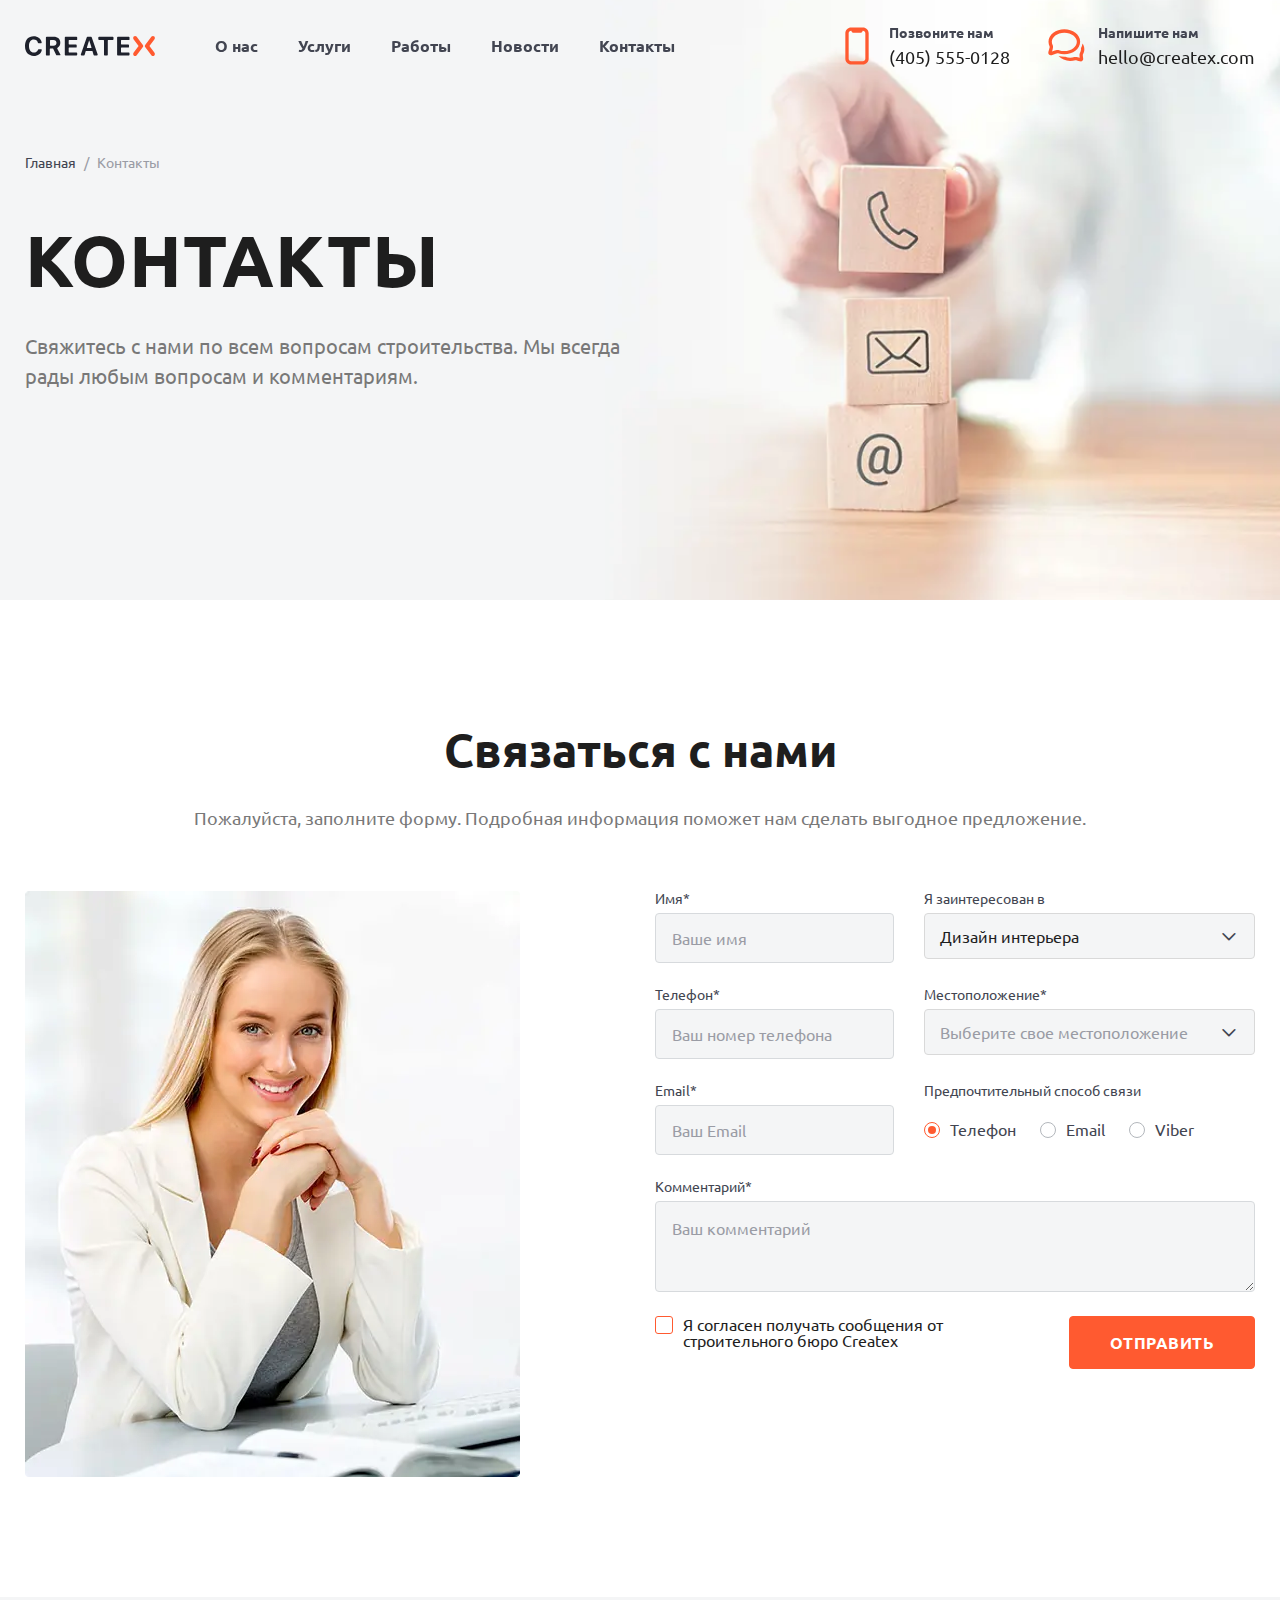
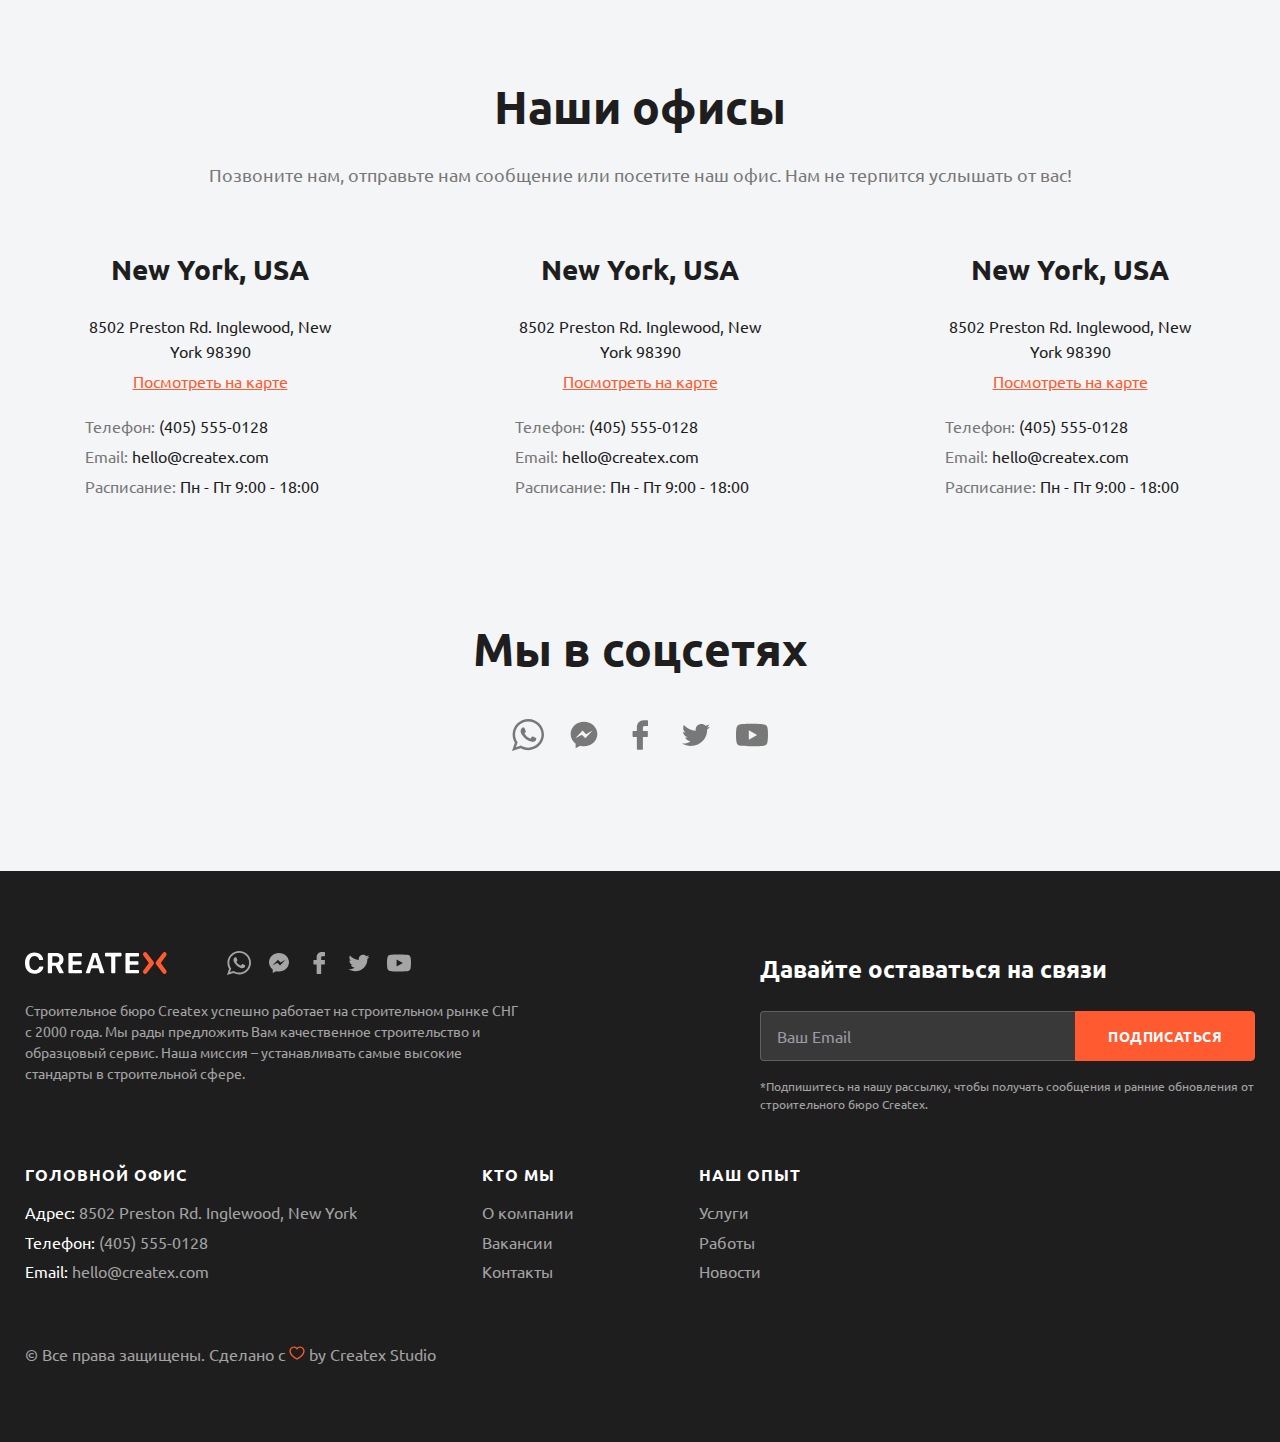
<file: contacts.html>
<!doctype html>
<html lang="ru">

<head>
	<title>Контакты</title>
	<meta charset="UTF-8">
	<meta name="format-detection" content="telephone=no">
	<!-- <style>body{opacity: 0;}</style> -->
	<link rel="stylesheet" href="css/style.min.css?_v=20230830195626">
	<link rel="shortcut icon" href="favicon.ico">
	<!-- <meta name="robots" content="noindex, nofollow"> -->
	<meta name="viewport" content="width=device-width, initial-scale=1.0">
</head>

<body>
	<div class="wrapper">
		<header class="header">
			<div class="container">
				<div class="header__wrapper">
					<a href="" class="header__logo logo"><svg class="svg-icon" viewBox="0 0 130 22">
							<use xlink:href="img/sprite/sprite-multy.svg#logo"></use>
						</svg></a>
					<div class="header__menu menu">
						<button type="button" class="menu__icon icon-menu"><span></span></button>
						<nav class="menu__body">
							<ul class="menu__list" data-da=".menu__body,899.98">
								<li class="menu__item"><a href="" class="menu__link"><span>О нас</span></a></li>
								<li class="menu__item"><a href="" class="menu__link"><span>Услуги</span></a></li>
								<li class="menu__item"><a href="" class="menu__link"><span>Работы</span></a></li>
								<li class="menu__item"><a href="" class="menu__link"><span>Новости</span></a></li>
								<li class="menu__item"><a href="" class="menu__link"><span>Контакты</span></a></li>
							</ul>
						</nav>
					</div>
					<div class="header__contact-to-us contact-to-us" data-da=".menu__body,429.98">
						<a href="tel:4055550128" class="contact-to-us__item item-contact">
							<div class="item-contact__icon"><svg class="svg-icon" viewBox="0 0 1 1">
									<use xlink:href="img/sprite/sprite-mono.svg#phone"></use>
								</svg></div>
							<div class="item-contact__text">
								<div class="item-contact__label">Позвоните нам</div>
								<div class="item-contact__link">(405) 555-0128</div>
							</div>
						</a>
						<a href="mailto:hello@createx.com" class="contact-to-us__item item-contact">
							<div class="item-contact__icon"><svg class="svg-icon" viewBox="0 0 1 1">
									<use xlink:href="img/sprite/sprite-mono.svg#chat"></use>
								</svg></div>
							<div class="item-contact__text">
								<div class="item-contact__label">Напишите нам</div>
								<div class="item-contact__link">hello@createx.com</div>
							</div>
						</a>
					</div>
				</div>
			</div>
		</header>
		<main class="contacts-page page" id="page">
			<div class="page-header">
				<div class="container">
					<div class="page-header__content">
						<div class="crumbs contacts-page__crumbs">
							<div class="crumbs__list">
								<a href='home.html' class='crumbs__item'>Главная</a>
								<div class='crumbs__item'>Контакты</div>
								<!--
      <a href="" class="crumbs__item">Homepage</a>
      <div class="crumbs__item">Homepage</div>
      -->
							</div>
						</div>

						<div class="page-header__title">Контакты</div>
						<div class="page-header__text">Свяжитесь с нами по всем вопросам строительства. Мы всегда рады любым вопросам и комментариям.</div>
					</div>
					<picture><source srcset="img/page-header/contacts.webp" type="image/webp"><img src="img/page-header/contacts.png" class="page-header__bg-img" /></picture>
				</div>
			</div>


			<div class="contacts-page__contact-block contact-block">
				<div class="container">
					<h2 class="contact-block__title title">Связаться с нами</h2>
					<div class="contact-block__subtitle subtitle">Пожалуйста, заполните форму. Подробная информация поможет нам сделать выгодное предложение.</div>
					<div class="contact-block__row">
						<div class="contact-block__img"><picture><source srcset="img/contact.webp" type="image/webp"><img src="img/contact.jpg" alt=""></picture></div>
						<div class="contact-block__form">
							<form action="#">
								<div class="form-contact-block">
									<div class="form-contact-block__name input-wrapper input-wrapper_label">
										<div class="input-wrapper__label">Имя*</div>
										<input autocomplete="off" type="text" name="form[]" data-error="Ошибка" placeholder="Ваше имя" class="input input-wrapper__input">
									</div>
									<div class="form-contact-block__category input-wrapper input-wrapper_label">
										<div class="input-wrapper__label">Я заинтересован в</div>
										<select name="form[]" class="form">
											<option value="1" selected>Дизайн интерьера</option>
											<option value="2">Строительство</option>
											<option value="3">Разработка проекта</option>
											<option value="4">Ремонт</option>
										</select>
									</div>
									<div class="form-contact-block__phone input-wrapper input-wrapper_label">
										<div class="input-wrapper__label">Телефон*</div>
										<input autocomplete="off" type="text" name="form[]" data-error="Ошибка" placeholder="Ваш номер телефона" class="input input-wrapper__input">
									</div>
									<div class="form-contact-block__category input-wrapper input-wrapper_label">
										<div class="input-wrapper__label">Местоположение*</div>
										<select name="form[]" class="form">
											<option value="" data-class="select__placeholder">Выберите свое местоположение</option>
											<option value="1">New York</option>
											<option value="2">New Jersey</option>
											<option value="3">Los Angeles</option>
											<option value="4">San Francisco</option>
										</select>
									</div>
									<div class="form-contact-block__email input-wrapper input-wrapper_label">
										<div class="input-wrapper__label">Email*</div>
										<input autocomplete="off" type="text" name="form[]" data-error="Ошибка" placeholder="Ваш Email" class="input input-wrapper__input">
									</div>
									<div class="form-contact-block__method input-wrapper input-wrapper_label">
										<div class="input-wrapper__label">Предпочтительный способ связи</div>
										<div class="options">
											<div class="options__item">
												<input hidden id="o_1" class="options__input" checked type="radio" value="1" name="option">
												<label for="o_1" class="options__label"><span class="options__text">Телефон</span></label>
											</div>
											<div class="options__item">
												<input hidden id="o_2" class="options__input" type="radio" value="2" name="option">
												<label for="o_2" class="options__label"><span class="options__text">Email</span></label>
											</div>
											<div class="options__item">
												<input hidden id="o_3" class="options__input" type="radio" value="3" name="option">
												<label for="o_3" class="options__label"><span class="options__text">Viber</span></label>
											</div>
										</div>
									</div>
									<div class="form-contact-block__message input-wrapper input-wrapper_label">
										<div class="input-wrapper__label">Комментарий*</div>
										<!-- <input autocomplete="off" type="text" name="form[]" data-error="Ошибка" placeholder="Your message" class="input input-wrapper__input"> -->
										<textarea autocomplete="off" name="form[]" data-error="Ошибка" placeholder="Ваш комментарий" class="input input-wrapper__input input-wrapper__input_comment" rows="3"></textarea>
									</div>
									<div class="form-contact-block__row">
										<div class="form-contact-block__check">
											<div class="checkbox">
												<input id="c_1" data-error="Ошибка" class="checkbox__input" type="checkbox" value="1" name="form[]">
												<label for="c_1" class="checkbox__label"><span class="checkbox__text">Я согласен получать сообщения от строительного бюро Createx</span></label>
											</div>
										</div>
										<button type="submit" class="form-contact-block__button button button_secondary">Отправить</button>
									</div>
								</div>
							</form>
						</div>
					</div>
				</div>
			</div>

			<div class="contacts-page__our-offices our-offices">
				<div class="container">
					<h2 class="our-offices__title title">Наши офисы</h2>
					<div class="our-offices__subtitle subtitle">Позвоните нам, отправьте нам сообщение или посетите наш офис. Нам не терпится услышать от вас!</div>
					<div class="our-offices__row">
						<div class="our-offices__item card-office">
							<div class="card-office__title">New York, USA</div>
							<div class="card-office__address">8502 Preston Rd. Inglewood, New York 98390</div>
							<a href="" class="card-office__map-link">Посмотреть на карте</a>
							<div class="card-office__list">
								<div class="card-office__item item-card-office">
									<span class="item-card-office__label">Телефон: </span>
									<a href="tel:4055550128" class="item-card-office__value">(405) 555-0128</a>
								</div>
								<div class="card-office__item item-card-office">
									<span class="item-card-office__label">Email: </span>
									<a href="mailto:hello@createx.com" class="item-card-office__value">hello@createx.com</a>
								</div>
								<div class="card-office__item item-card-office">
									<span class="item-card-office__label">Расписание: </span>
									<span href="tel:4055550128" class="item-card-office__value">Пн - Пт 9:00 - 18:00</span>
								</div>
							</div>
						</div>
						<div class="our-offices__item card-office">
							<div class="card-office__title">New York, USA</div>
							<div class="card-office__address">8502 Preston Rd. Inglewood, New York 98390</div>
							<a href="" class="card-office__map-link">Посмотреть на карте</a>
							<div class="card-office__list">
								<div class="card-office__item item-card-office">
									<span class="item-card-office__label">Телефон: </span>
									<a href="tel:4055550128" class="item-card-office__value">(405) 555-0128</a>
								</div>
								<div class="card-office__item item-card-office">
									<span class="item-card-office__label">Email: </span>
									<a href="mailto:hello@createx.com" class="item-card-office__value">hello@createx.com</a>
								</div>
								<div class="card-office__item item-card-office">
									<span class="item-card-office__label">Расписание: </span>
									<span href="tel:4055550128" class="item-card-office__value">Пн - Пт 9:00 - 18:00</span>
								</div>
							</div>
						</div>
						<div class="our-offices__item card-office">
							<div class="card-office__title">New York, USA</div>
							<div class="card-office__address">8502 Preston Rd. Inglewood, New York 98390</div>
							<a href="" class="card-office__map-link">Посмотреть на карте</a>
							<div class="card-office__list">
								<div class="card-office__item item-card-office">
									<span class="item-card-office__label">Телефон: </span>
									<a href="tel:4055550128" class="item-card-office__value">(405) 555-0128</a>
								</div>
								<div class="card-office__item item-card-office">
									<span class="item-card-office__label">Email: </span>
									<a href="mailto:hello@createx.com" class="item-card-office__value">hello@createx.com</a>
								</div>
								<div class="card-office__item item-card-office">
									<span class="item-card-office__label">Расписание: </span>
									<span href="tel:4055550128" class="item-card-office__value">Пн - Пт 9:00 - 18:00</span>
								</div>
							</div>
						</div>
					</div>
					<div class="our-offices__socials-title title">Мы в соцсетях</div>
					<div class="our-offices__socials">
						<a href="" class="our-offices__socials-item"><svg class="svg-icon" viewBox="0 0 1 1">
								<use xlink:href="img/sprite/sprite-mono.svg#whatsapp"></use>
							</svg></a>
						<a href="" class="our-offices__socials-item"><svg class="svg-icon" viewBox="0 0 1 1">
								<use xlink:href="img/sprite/sprite-mono.svg#messanger"></use>
							</svg></a>
						<a href="" class="our-offices__socials-item"><svg class="svg-icon" viewBox="0 0 1 1">
								<use xlink:href="img/sprite/sprite-mono.svg#facebook"></use>
							</svg></a>
						<a href="" class="our-offices__socials-item"><svg class="svg-icon" viewBox="0 0 1 1">
								<use xlink:href="img/sprite/sprite-mono.svg#twitter"></use>
							</svg></a>
						<a href="" class="our-offices__socials-item"><svg class="svg-icon" viewBox="0 0 1 1">
								<use xlink:href="img/sprite/sprite-mono.svg#youtube"></use>
							</svg></a>
					</div>
				</div>
			</div>



		</main>
		<footer class="footer">
			<div class="container">
				<div class="to-top">
					<span>вверх</span>
					<svg data-goto="#page" class="svg-icon" viewBox="0 0 1 1">
						<use xlink:href="img/sprite/sprite-mono.svg#up-chevron"></use>
					</svg>
				</div>
				<div class="footer__grid">
					<div class="footer__row footer__row_1">
						<div class="footer__main">
							<a href="" class="footer__logo logo">
								<svg class="svg-icon" viewBox="0 0 130 22">
									<use xlink:href="img/sprite/sprite-multy.svg#logo_white"></use>
								</svg>
							</a>
							<div class="footer__socials">
								<a href="" class="footer__socials-link">
									<svg class="svg-icon" viewBox="0 0 1 1">
										<use xlink:href="img/sprite/sprite-mono.svg#whatsapp"></use>
									</svg>
								</a>
								<a href="" class="footer__socials-link">
									<svg class="svg-icon" viewBox="0 0 1 1">
										<use xlink:href="img/sprite/sprite-mono.svg#messanger"></use>
									</svg>
								</a>
								<a href="" class="footer__socials-link">
									<svg class="svg-icon" viewBox="0 0 1 1">
										<use xlink:href="img/sprite/sprite-mono.svg#facebook"></use>
									</svg>
								</a>
								<a href="" class="footer__socials-link">
									<svg class="svg-icon" viewBox="0 0 1 1">
										<use xlink:href="img/sprite/sprite-mono.svg#twitter"></use>
									</svg>
								</a>
								<a href="" class="footer__socials-link">
									<svg class="svg-icon" viewBox="0 0 1 1">
										<use xlink:href="img/sprite/sprite-mono.svg#youtube"></use>
									</svg>
								</a>
							</div>
							<div class="footer__history">
								<p>Строительное бюро Createx успешно работает на строительном рынке СНГ с 2000 года. Мы рады предложить Вам качественное строительство и образцовый сервис. Наша миссия – устанавливать самые высокие стандарты в строительной сфере.</p>
							</div>
						</div>
						<div class="footer__email-newsletter email-newsletter">
							<div class="email-newsletter__title">Давайте оставаться на связи</div>
							<div class="email-newsletter__input-block">
								<div class="email-newsletter__input-wrapper input-wrapper">
									<input autocomplete="off" type="text" name="form[]" data-error="Ошибка" placeholder="Ваш Email" class="input input-wrapper__input" />
								</div>
								<button class="email-newsletter__button button button_secondary">Подписаться</button>
							</div>
							<div class="email-newsletter__subtitle">
								<p>*Подпишитесь на нашу рассылку, чтобы получать сообщения и ранние обновления от строительного бюро Createx.</p>
							</div>
						</div>
					</div>
					<div class="footer__row footer__row_2">
						<div class="footer__location nav-footer">
							<h4 class="nav-footer__title footer__title">Головной офис</h4>
							<div class="nav-footer__list">
								<div class="nav-footer__item">
									<p><span class="c-white">Адрес:</span> <a href="">8502 Preston Rd. Inglewood, New York</a></p>
								</div>
								<div class="nav-footer__item">
									<p><span class="c-white">Телефон:</span> <a href="tel:4055550128">(405) 555-0128</a></p>
								</div>
								<div class="nav-footer__item">
									<p><span class="c-white">Email:</span> <a href="mailto:hello@createx.com">hello@createx.com</a></p>
								</div>
							</div>
						</div>
						<div class="footer__who-we-are nav-footer">
							<h4 class="footer__title">Кто мы</h4>
							<div class="nav-footer__list-wrapper">
								<nav class="nav-footer__list">
									<div class="nav-footer__item"><a href="">О компании</a></div>
									<div class="nav-footer__item"><a href="">Вакансии</a></div>
									<div class="nav-footer__item"><a href="">Контакты</a></div>
								</nav>
							</div>
						</div>
						<div class="footer__our-experience nav-footer">
							<h4 class="footer__title">НАШ ОПЫТ</h4>
							<div class="nav-footer__list-wrapper">
								<nav class="nav-footer__list">
									<div class="nav-footer__item"><a href="">Услуги</a></div>
									<div class="nav-footer__item"><a href="">Работы</a></div>
									<div class="nav-footer__item"><a href="">Новости</a></div>
								</nav>
							</div>
						</div>
					</div>
					<div class="footer__row footer__row_3">
						<div class="footer__copy">
							<span>&copy; Все права защищены. Сделано с <svg class="svg-icon" viewBox="0 0 1 1">
									<use xlink:href="img/sprite/sprite-mono.svg#heart"></use>
								</svg> by Createx Studio</span>
						</div>
					</div>
				</div>
			</div>
		</footer>

	</div>
	<div id="popup-sub-newsletter" aria-hidden="true" class="popup">
		<div class="popup__wrapper">
			<div class="popup__content">
				<div class="popup__close-wrapper">
					<button data-close type="button" class="popup__close"></button>
				</div>
				<div class="popup__text popup-subscribe-newsletter">
					<h2 class="popup-subscribe-newsletter__title popup__title">Подписка на новостную рассылку</h2>
					<form action="#">
						<div class="input-wrapper input-wrapper_label popup__input">
							<div class="input-wrapper__label">Имя*</div>
							<input autocomplete="off" type="text" name="form[]" data-error="Ошибка" placeholder="Ваше имя" class="input input-wrapper__input">
						</div>
						<div class="input-wrapper input-wrapper_label popup__input">
							<div class="input-wrapper__label">Email*</div>
							<input autocomplete="off" type="text" name="form[]" data-error="Ошибка" placeholder="Ваш email" class="input input-wrapper__input">
						</div>
						<button type="submit" class="popup__button button button_secondary">Отправить</button>
					</form>
				</div>
			</div>
		</div>
	</div>


	<div id="popup-send-cv" aria-hidden="true" class="popup">
		<div class="popup__wrapper">
			<div class="popup__content">
				<div class="popup__close-wrapper">
					<button data-close type="button" class="popup__close"></button>
				</div>
				<div class="popup__text popup-send-cv-cl">
					<h2 class="popup-send-cv-cl__title popup__title">Отправить резюме</h2>
					<form action="#">
						<div class="input-wrapper input-wrapper_label popup__input">
							<div class="input-wrapper__label">Имя*</div>
							<input autocomplete="off" type="text" name="form[]" data-error="Ошибка" placeholder="Ваше имя" class="input input-wrapper__input">
						</div>
						<div class="input-wrapper input-wrapper_label popup__input">
							<div class="input-wrapper__label">Местоположение*</div>
							<select name="form[]" class="form">
								<option value="" data-class="select__placeholder">Выберите ваше местоположение</option>
								<option value="1">Местоположение №1</option>
								<option value="2">Местоположение №2</option>
								<option value="3">Местоположение №3</option>
								<option value="4">Местоположение №4</option>
							</select>
						</div>

						<div class="input-wrapper input-wrapper_label popup__input">
							<div class="input-wrapper__label">Телефон*</div>
							<input autocomplete="off" type="text" name="form[]" data-error="Ошибка" placeholder="Ваш номер телефона" class="input input-wrapper__input">
						</div>
						<div class="input-wrapper input-wrapper_label popup__input">
							<div class="input-wrapper__label">Email*</div>
							<input autocomplete="off" type="text" name="form[]" data-error="Ошибка" placeholder="Ваш email" class="input input-wrapper__input">
						</div>
						<button type="submit" class="popup__button button button_secondary">Отправить</button>
					</form>
				</div>
			</div>
		</div>
	</div>
	<script src="js/app.min.js?_v=20230830195626"></script>
</body>

</html>
<!--
<div class="want-know-more__input-wrapper input-know-more">
   <div class="input-know-more__label">Имя</div>
   <input autocomplete="off" type="text" name="form[]" data-error="Ошибка" placeholder="Ваше имя" class="input input-know-more__input" />
</div>
-->
</file>
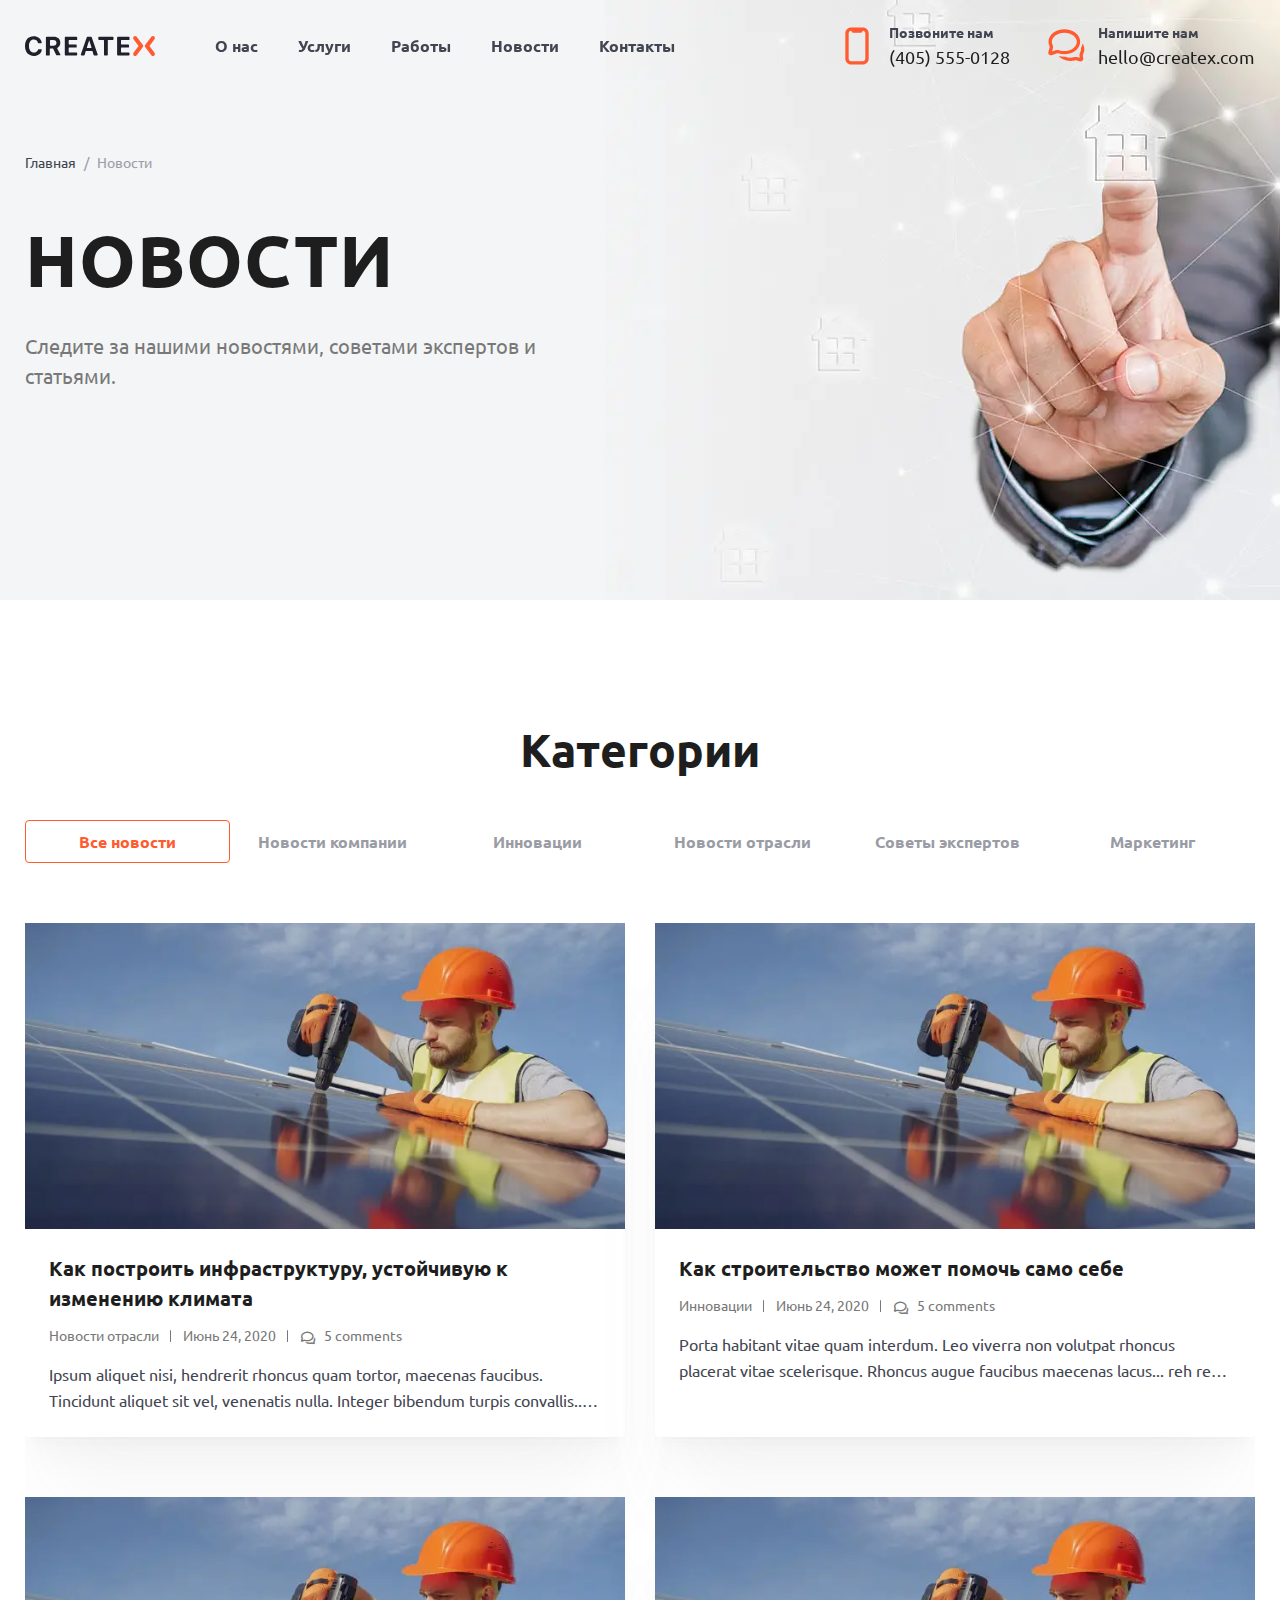
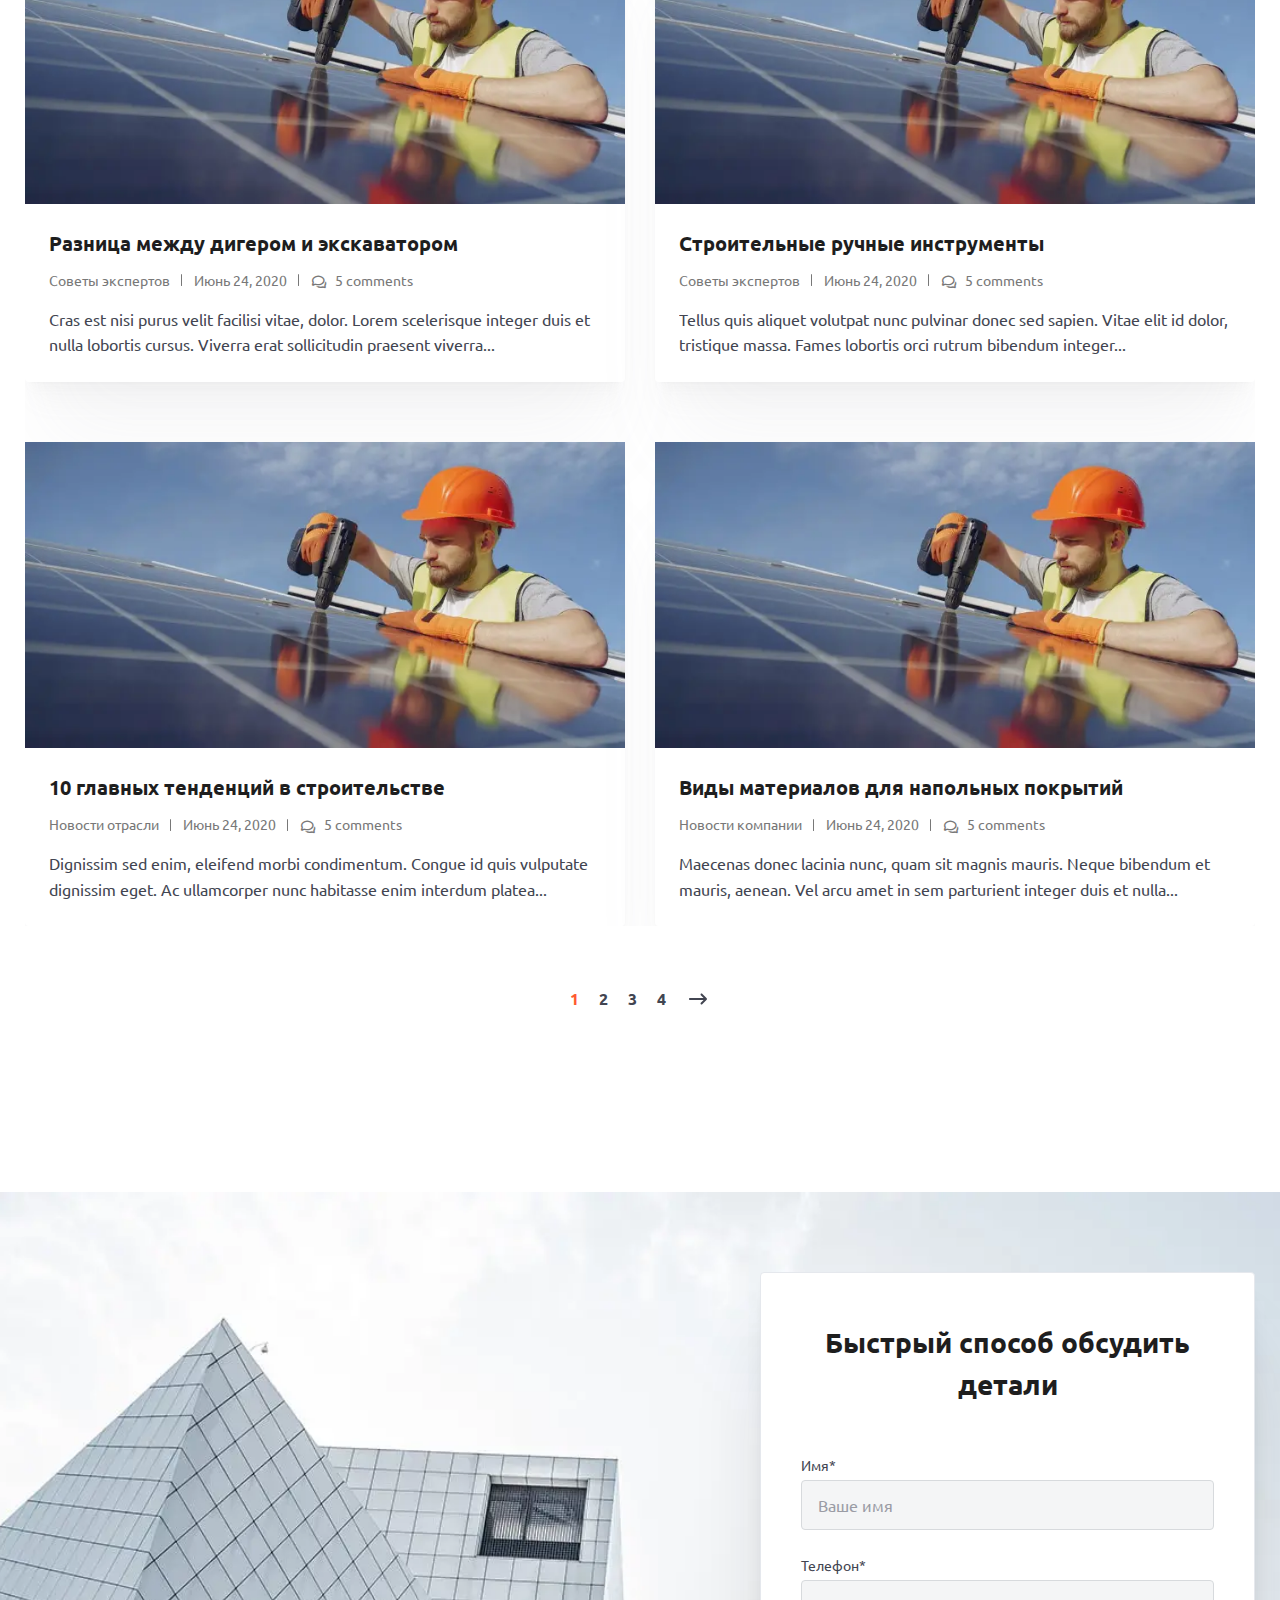
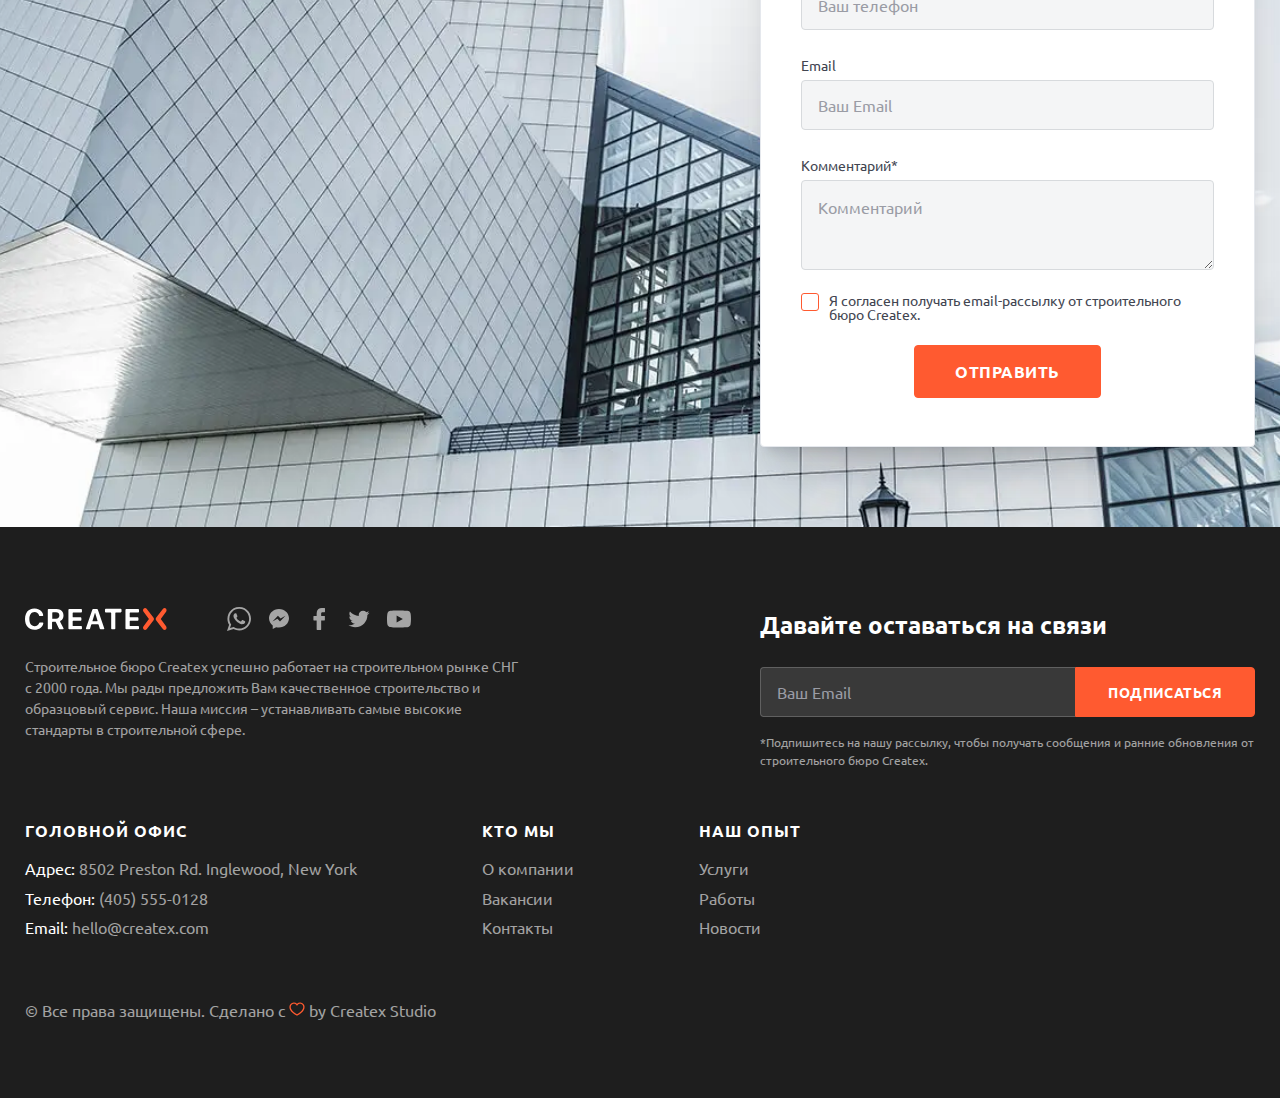
<file: news.html>
<!doctype html>
<html lang="ru">

<head>
	<title>Новости</title>
	<meta charset="UTF-8">
	<meta name="format-detection" content="telephone=no">
	<!-- <style>body{opacity: 0;}</style> -->
	<link rel="stylesheet" href="css/style.min.css?_v=20230830195626">
	<link rel="shortcut icon" href="favicon.ico">
	<!-- <meta name="robots" content="noindex, nofollow"> -->
	<meta name="viewport" content="width=device-width, initial-scale=1.0">
</head>

<body>
	<div class="wrapper">
		<header class="header">
			<div class="container">
				<div class="header__wrapper">
					<a href="" class="header__logo logo"><svg class="svg-icon" viewBox="0 0 130 22">
							<use xlink:href="img/sprite/sprite-multy.svg#logo"></use>
						</svg></a>
					<div class="header__menu menu">
						<button type="button" class="menu__icon icon-menu"><span></span></button>
						<nav class="menu__body">
							<ul class="menu__list" data-da=".menu__body,899.98">
								<li class="menu__item"><a href="" class="menu__link"><span>О нас</span></a></li>
								<li class="menu__item"><a href="" class="menu__link"><span>Услуги</span></a></li>
								<li class="menu__item"><a href="" class="menu__link"><span>Работы</span></a></li>
								<li class="menu__item"><a href="" class="menu__link"><span>Новости</span></a></li>
								<li class="menu__item"><a href="" class="menu__link"><span>Контакты</span></a></li>
							</ul>
						</nav>
					</div>
					<div class="header__contact-to-us contact-to-us" data-da=".menu__body,429.98">
						<a href="tel:4055550128" class="contact-to-us__item item-contact">
							<div class="item-contact__icon"><svg class="svg-icon" viewBox="0 0 1 1">
									<use xlink:href="img/sprite/sprite-mono.svg#phone"></use>
								</svg></div>
							<div class="item-contact__text">
								<div class="item-contact__label">Позвоните нам</div>
								<div class="item-contact__link">(405) 555-0128</div>
							</div>
						</a>
						<a href="mailto:hello@createx.com" class="contact-to-us__item item-contact">
							<div class="item-contact__icon"><svg class="svg-icon" viewBox="0 0 1 1">
									<use xlink:href="img/sprite/sprite-mono.svg#chat"></use>
								</svg></div>
							<div class="item-contact__text">
								<div class="item-contact__label">Напишите нам</div>
								<div class="item-contact__link">hello@createx.com</div>
							</div>
						</a>
					</div>
				</div>
			</div>
		</header>
		<main class="news-page page" id="page">
			<div class="page-header">
				<div class="container">
					<div class="page-header__content">
						<div class="crumbs news-page__crumbs">
							<div class="crumbs__list">
								<a href='home.html' class='crumbs__item'>Главная</a>
								<div class='crumbs__item'>Новости</div>
								<!--
      <a href="" class="crumbs__item">Homepage</a>
      <div class="crumbs__item">Homepage</div>
      -->
							</div>
						</div>

						<div class="page-header__title">Новости</div>
						<div class="page-header__text">Следите за нашими новостями, советами экспертов и статьями.</div>
					</div>
					<picture><source srcset="img/page-header/news.webp" type="image/webp"><img src="img/page-header/news.png" class="page-header__bg-img" /></picture>
				</div>
			</div>


			<div class="news-page__news-block news-block">
				<div class="container">
					<h2 class="news-block__title title">Категории</h2>
					<div class="news-block__tabs">
						<div data-tabs data-tabs-refresh-time="500" class="tabs-news">
							<nav data-tabs-titles class="tabs-news__navigation">
								<button type="button" class="tabs-news__title _tab-active">Все новости</button>
								<button type="button" class="tabs-news__title">Новости компании</button>
								<button type="button" class="tabs-news__title">Инновации</button>
								<button type="button" class="tabs-news__title">Новости отрасли</button>
								<button type="button" class="tabs-news__title">Советы экспертов</button>
								<button type="button" class="tabs-news__title">Маркетинг</button>
							</nav>
							<div data-tabs-body class="tabs-news__content">
								<div class="tabs-news__body body-tabs-news">
									<div class="body-tabs-news__row">
										<div class="body-tabs-news__item item-news">
											<a href="" class="item-news__img"><picture><source srcset="img/news/new-preview_01.webp" type="image/webp"><img src="img/news/new-preview_01.jpg" alt=""></picture></a>
											<div class="item-news__text">
												<div class="item-news__title">Как построить инфраструктуру, устойчивую к изменению климата</div>
												<div class="item-news__info-wrapper">
													<div class="item-news__info">
														<a href="" class="item-news__category">Новости отрасли</a>
														<div class="item-news__date">Июнь 24, 2020</div>
														<a href="" class="item-news__quantity-comments">5</a>
													</div>
												</div>
												<div class="item-news__article">Ipsum aliquet nisi, hendrerit rhoncus quam tortor, maecenas faucibus. Tincidunt aliquet sit vel, venenatis nulla. Integer bibendum turpis convallis... dsfdfsdfsdgerahh reh erh erh erer er herh erree</div>
											</div>
										</div>
										<div class="body-tabs-news__item item-news">
											<a href="" class="item-news__img"><picture><source srcset="img/news/new-preview_01.webp" type="image/webp"><img src="img/news/new-preview_01.jpg" alt=""></picture></a>
											<div class="item-news__text">
												<div class="item-news__title">Как строительство может помочь само себе</div>
												<div class="item-news__info-wrapper">
													<div class="item-news__info">
														<a href="" class="item-news__category">Инновации</a>
														<div class="item-news__date">Июнь 24, 2020</div>
														<a href="" class="item-news__quantity-comments">5</a>
													</div>
												</div>
												<div class="item-news__article">Porta habitant vitae quam interdum. Leo viverra non volutpat rhoncus placerat vitae scelerisque. Rhoncus augue faucibus maecenas lacus... reh reh eh eh erheeer gerg erg erg erg er gwewegwegweg ewg wegwegwegwe wegwegwthrtg</div>
											</div>
										</div>
										<div class="body-tabs-news__item item-news">
											<a href="" class="item-news__img"><picture><source srcset="img/news/new-preview_01.webp" type="image/webp"><img src="img/news/new-preview_01.jpg" alt=""></picture></a>
											<div class="item-news__text">
												<div class="item-news__title">Разница между дигером и экскаватором</div>
												<div class="item-news__info-wrapper">
													<div class="item-news__info">
														<a href="" class="item-news__category">Советы экспертов</a>
														<div class="item-news__date">Июнь 24, 2020</div>
														<a href="" class="item-news__quantity-comments">5</a>
													</div>
												</div>
												<div class="item-news__article">Cras est nisi purus velit facilisi vitae, dolor. Lorem scelerisque integer duis et nulla lobortis cursus. Viverra erat sollicitudin praesent viverra...</div>
											</div>
										</div>
										<div class="body-tabs-news__item item-news">
											<a href="" class="item-news__img"><picture><source srcset="img/news/new-preview_01.webp" type="image/webp"><img src="img/news/new-preview_01.jpg" alt=""></picture></a>
											<div class="item-news__text">
												<div class="item-news__title">Строительные ручные инструменты</div>
												<div class="item-news__info-wrapper">
													<div class="item-news__info">
														<a href="" class="item-news__category">Советы экспертов</a>
														<div class="item-news__date">Июнь 24, 2020</div>
														<a href="" class="item-news__quantity-comments">5</a>
													</div>
												</div>
												<div class="item-news__article">Tellus quis aliquet volutpat nunc pulvinar donec sed sapien. Vitae elit id dolor, tristique massa. Fames lobortis orci rutrum bibendum integer...</div>
											</div>
										</div>
										<div class="body-tabs-news__item item-news">
											<a href="" class="item-news__img"><picture><source srcset="img/news/new-preview_01.webp" type="image/webp"><img src="img/news/new-preview_01.jpg" alt=""></picture></a>
											<div class="item-news__text">
												<div class="item-news__title">10 главных тенденций в строительстве</div>
												<div class="item-news__info-wrapper">
													<div class="item-news__info">
														<a href="" class="item-news__category">Новости отрасли</a>
														<div class="item-news__date">Июнь 24, 2020</div>
														<a href="" class="item-news__quantity-comments">5</a>
													</div>
												</div>
												<div class="item-news__article">Dignissim sed enim, eleifend morbi condimentum. Congue id quis vulputate dignissim eget. Ac ullamcorper nunc habitasse enim interdum platea...</div>
											</div>
										</div>
										<div class="body-tabs-news__item item-news">
											<a href="" class="item-news__img"><picture><source srcset="img/news/new-preview_01.webp" type="image/webp"><img src="img/news/new-preview_01.jpg" alt=""></picture></a>
											<div class="item-news__text">
												<div class="item-news__title">Виды материалов для напольных покрытий</div>
												<div class="item-news__info-wrapper">
													<div class="item-news__info">
														<a href="" class="item-news__category">Новости компании</a>
														<div class="item-news__date">Июнь 24, 2020</div>
														<a href="" class="item-news__quantity-comments">5</a>
													</div>
												</div>
												<div class="item-news__article">Maecenas donec lacinia nunc, quam sit magnis mauris. Neque bibendum et mauris, aenean. Vel arcu amet in sem parturient integer duis et nulla...</div>
											</div>
										</div>
									</div>
								</div>
								<div class="tabs-news__body body-tabs-news">
									<div class="body-tabs-news__row">
										<div class="body-tabs-news__item item-news">
											<a href="" class="item-news__img"><picture><source srcset="img/news/new-preview_02.webp" type="image/webp"><img src="img/news/new-preview_02.jpg" alt=""></picture></a>
											<div class="item-news__text">
												<div class="item-news__title">Как построить инфраструктуру, устойчивую к изменению климата</div>
												<div class="item-news__info-wrapper">
													<div class="item-news__info">
														<a href="" class="item-news__category">Новости отрасли</a>
														<div class="item-news__date">Июнь 24, 2020</div>
														<a href="" class="item-news__quantity-comments">5</a>
													</div>
												</div>
												<div class="item-news__article">Ipsum aliquet nisi, hendrerit rhoncus quam tortor, maecenas faucibus. Tincidunt aliquet sit vel, venenatis nulla. Integer bibendum turpis convallis...</div>
											</div>
										</div>
										<div class="body-tabs-news__item item-news">
											<a href="" class="item-news__img"><picture><source srcset="img/news/new-preview_02.webp" type="image/webp"><img src="img/news/new-preview_02.jpg" alt=""></picture></a>
											<div class="item-news__text">
												<div class="item-news__title">Как строительство может помочь само себе</div>
												<div class="item-news__info-wrapper">
													<div class="item-news__info">
														<a href="" class="item-news__category">Инновации</a>
														<div class="item-news__date">Июнь 24, 2020</div>
														<a href="" class="item-news__quantity-comments">5</a>
													</div>
												</div>
												<div class="item-news__article">Porta habitant vitae quam interdum. Leo viverra non volutpat rhoncus placerat vitae scelerisque. Rhoncus augue faucibus maecenas lacus...</div>
											</div>
										</div>
										<div class="body-tabs-news__item item-news">
											<a href="" class="item-news__img"><picture><source srcset="img/news/new-preview_02.webp" type="image/webp"><img src="img/news/new-preview_02.jpg" alt=""></picture></a>
											<div class="item-news__text">
												<div class="item-news__title">Разница между дигером и экскаватором</div>
												<div class="item-news__info-wrapper">
													<div class="item-news__info">
														<a href="" class="item-news__category">Советы экспертов</a>
														<div class="item-news__date">Июнь 24, 2020</div>
														<a href="" class="item-news__quantity-comments">5</a>
													</div>
												</div>
												<div class="item-news__article">Cras est nisi purus velit facilisi vitae, dolor. Lorem scelerisque integer duis et nulla lobortis cursus. Viverra erat sollicitudin praesent viverra...</div>
											</div>
										</div>
										<div class="body-tabs-news__item item-news">
											<a href="" class="item-news__img"><picture><source srcset="img/news/new-preview_02.webp" type="image/webp"><img src="img/news/new-preview_02.jpg" alt=""></picture></a>
											<div class="item-news__text">
												<div class="item-news__title">Строительные ручные инструменты</div>
												<div class="item-news__info-wrapper">
													<div class="item-news__info">
														<a href="" class="item-news__category">Советы экспертов</a>
														<div class="item-news__date">Июнь 24, 2020</div>
														<a href="" class="item-news__quantity-comments">5</a>
													</div>
												</div>
												<div class="item-news__article">Tellus quis aliquet volutpat nunc pulvinar donec sed sapien. Vitae elit id dolor, tristique massa. Fames lobortis orci rutrum bibendum integer...</div>
											</div>
										</div>
										<div class="body-tabs-news__item item-news">
											<a href="" class="item-news__img"><picture><source srcset="img/news/new-preview_02.webp" type="image/webp"><img src="img/news/new-preview_02.jpg" alt=""></picture></a>
											<div class="item-news__text">
												<div class="item-news__title">10 главных тенденций в строительстве</div>
												<div class="item-news__info-wrapper">
													<div class="item-news__info">
														<a href="" class="item-news__category">Industry News</a>
														<div class="item-news__date">Июнь 24, 2020</div>
														<a href="" class="item-news__quantity-comments">5</a>
													</div>
												</div>
												<div class="item-news__article">Dignissim sed enim, eleifend morbi condimentum. Congue id quis vulputate dignissim eget. Ac ullamcorper nunc habitasse enim interdum platea...</div>
											</div>
										</div>
										<div class="body-tabs-news__item item-news">
											<a href="" class="item-news__img"><picture><source srcset="img/news/new-preview_02.webp" type="image/webp"><img src="img/news/new-preview_02.jpg" alt=""></picture></a>
											<div class="item-news__text">
												<div class="item-news__title">Виды материалов для напольных покрытий</div>
												<div class="item-news__info-wrapper">
													<div class="item-news__info">
														<a href="" class="item-news__category">Company News</a>
														<div class="item-news__date">Июнь 24, 2020</div>
														<a href="" class="item-news__quantity-comments">5</a>
													</div>
												</div>
												<div class="item-news__article">Maecenas donec lacinia nunc, quam sit magnis mauris. Neque bibendum et mauris, aenean. Vel arcu amet in sem parturient integer duis et nulla...</div>
											</div>
										</div>
									</div>
								</div>
								<div class="tabs-news__body body-tabs-news">
									<div class="body-tabs-news__row">
										<div class="body-tabs-news__item item-news">
											<a href="" class="item-news__img"><picture><source srcset="img/news/new-preview_01.webp" type="image/webp"><img src="img/news/new-preview_01.jpg" alt=""></picture></a>
											<div class="item-news__text">
												<div class="item-news__title">Как построить инфраструктуру, устойчивую к изменению климата</div>
												<div class="item-news__info">
													<a href="" class="item-news__category">Industry News</a>
													<div class="item-news__date">Июнь 24, 2020</div>
													<a href="" class="item-news__quantity-comments">5</a>
												</div>
												<div class="item-news__article">Ipsum aliquet nisi, hendrerit rhoncus quam tortor, maecenas faucibus. Tincidunt aliquet sit vel, venenatis nulla. Integer bibendum turpis convallis...</div>
											</div>
										</div>
										<div class="body-tabs-news__item item-news">
											<a href="" class="item-news__img"><picture><source srcset="img/news/new-preview_01.webp" type="image/webp"><img src="img/news/new-preview_01.jpg" alt=""></picture></a>
											<div class="item-news__text">
												<div class="item-news__title">Как строительство может помочь само себе</div>
												<div class="item-news__info">
													<a href="" class="item-news__category">Инновации</a>
													<div class="item-news__date">Июнь 24, 2020</div>
													<a href="" class="item-news__quantity-comments">5</a>
												</div>
												<div class="item-news__article">Porta habitant vitae quam interdum. Leo viverra non volutpat rhoncus placerat vitae scelerisque. Rhoncus augue faucibus maecenas lacus...</div>
											</div>
										</div>
										<div class="body-tabs-news__item item-news">
											<a href="" class="item-news__img"><picture><source srcset="img/news/new-preview_01.webp" type="image/webp"><img src="img/news/new-preview_01.jpg" alt=""></picture></a>
											<div class="item-news__text">
												<div class="item-news__title">Разница между дигером и экскаватором</div>
												<div class="item-news__info">
													<a href="" class="item-news__category">Советы экспертов</a>
													<div class="item-news__date">Июнь 24, 2020</div>
													<a href="" class="item-news__quantity-comments">5</a>
												</div>
												<div class="item-news__article">Cras est nisi purus velit facilisi vitae, dolor. Lorem scelerisque integer duis et nulla lobortis cursus. Viverra erat sollicitudin praesent viverra...</div>
											</div>
										</div>
										<div class="body-tabs-news__item item-news">
											<a href="" class="item-news__img"><picture><source srcset="img/news/new-preview_01.webp" type="image/webp"><img src="img/news/new-preview_01.jpg" alt=""></picture></a>
											<div class="item-news__text">
												<div class="item-news__title">Строительные ручные инструменты</div>
												<div class="item-news__info">
													<a href="" class="item-news__category">Советы экспертов</a>
													<div class="item-news__date">Июнь 24, 2020</div>
													<a href="" class="item-news__quantity-comments">5</a>
												</div>
												<div class="item-news__article">Tellus quis aliquet volutpat nunc pulvinar donec sed sapien. Vitae elit id dolor, tristique massa. Fames lobortis orci rutrum bibendum integer...</div>
											</div>
										</div>
										<div class="body-tabs-news__item item-news">
											<a href="" class="item-news__img"><picture><source srcset="img/news/new-preview_01.webp" type="image/webp"><img src="img/news/new-preview_01.jpg" alt=""></picture></a>
											<div class="item-news__text">
												<div class="item-news__title">10 главных тенденций в строительстве</div>
												<div class="item-news__info">
													<a href="" class="item-news__category">Industry News</a>
													<div class="item-news__date">Июнь 24, 2020</div>
													<a href="" class="item-news__quantity-comments">5</a>
												</div>
												<div class="item-news__article">Dignissim sed enim, eleifend morbi condimentum. Congue id quis vulputate dignissim eget. Ac ullamcorper nunc habitasse enim interdum platea...</div>
											</div>
										</div>
										<div class="body-tabs-news__item item-news">
											<a href="" class="item-news__img"><picture><source srcset="img/news/new-preview_01.webp" type="image/webp"><img src="img/news/new-preview_01.jpg" alt=""></picture></a>
											<div class="item-news__text">
												<div class="item-news__title">Виды материалов для напольных покрытий</div>
												<div class="item-news__info">
													<a href="" class="item-news__category">Company News</a>
													<div class="item-news__date">Июнь 24, 2020</div>
													<a href="" class="item-news__quantity-comments">5</a>
												</div>
												<div class="item-news__article">Maecenas donec lacinia nunc, quam sit magnis mauris. Neque bibendum et mauris, aenean. Vel arcu amet in sem parturient integer duis et nulla...</div>
											</div>
										</div>
									</div>
								</div>
							</div>
						</div>
					</div>
					<div class="news-block__pagination pagination">
						<div class="pagination__row">
							<div class="pagination__item pagination__item_current">1</div>
							<a href="" class="pagination__item">2</a>
							<a href="" class="pagination__item">3</a>
							<a href="" class="pagination__item">4</a>
							<a href="" class="pagination__item pagination__item_arrow"><svg class="svg-icon" viewBox="0 0 1 1">
									<use xlink:href="img/sprite/sprite-mono.svg#right"></use>
								</svg></a>
						</div>
					</div>
				</div>
			</div>




			<div class="news-page__form-request form-request">
				<div class="container">
					<form action="">
						<div class="request-form form-request__form">
							<div class="request-form__title">Быстрый способ обсудить детали</div>
							<div class="request-form__input-wrapper input-wrapper input-wrapper_label">
								<div class="input-wrapper__label">Имя*</div>
								<input autocomplete="off" type="text" name="form[]" data-error="Ошибка" placeholder="Ваше имя" class="input input-wrapper__input" />
							</div>
							<div class="request-form__input-wrapper input-wrapper input-wrapper_label">
								<div class="input-wrapper__label">Телефон*</div>
								<input autocomplete="off" type="text" name="form[]" data-error="Ошибка" placeholder="Ваш телефон" class="input input-wrapper__input" />
							</div>
							<div class="request-form__input-wrapper input-wrapper input-wrapper_label">
								<div class="input-wrapper__label">Email</div>
								<input autocomplete="off" type="text" name="form[]" data-error="Ошибка" placeholder="Ваш Email" class="input input-wrapper__input" />
							</div>
							<div class="request-form__input-wrapper input-wrapper input-wrapper_label">
								<div class="input-wrapper__label">Комментарий*</div>
								<textarea autocomplete="off" type="text" name="form[]" data-error="Ошибка" placeholder="Комментарий" class="input input-wrapper__input input-wrapper__input_comment" rows="3"></textarea>
							</div>
							<div class="checkbox request-form__checkbox">
								<input id="c_1" data-error="Ошибка" class="checkbox__input" type="checkbox" value="1" name="form[]" />
								<label for="c_1" class="checkbox__label"><span class="checkbox__text">Я согласен получать email-рассылку от строительного бюро Createx.</span></label>
							</div>
							<div class="request-form__button-wrapper">
								<button type="submit" class="request-form__button button button_secondary">Отправить</button>
							</div>
						</div>
					</form>
				</div>
			</div>
		</main>
		<footer class="footer">
			<div class="container">
				<div class="to-top">
					<span>вверх</span>
					<svg data-goto="#page" class="svg-icon" viewBox="0 0 1 1">
						<use xlink:href="img/sprite/sprite-mono.svg#up-chevron"></use>
					</svg>
				</div>
				<div class="footer__grid">
					<div class="footer__row footer__row_1">
						<div class="footer__main">
							<a href="" class="footer__logo logo">
								<svg class="svg-icon" viewBox="0 0 130 22">
									<use xlink:href="img/sprite/sprite-multy.svg#logo_white"></use>
								</svg>
							</a>
							<div class="footer__socials">
								<a href="" class="footer__socials-link">
									<svg class="svg-icon" viewBox="0 0 1 1">
										<use xlink:href="img/sprite/sprite-mono.svg#whatsapp"></use>
									</svg>
								</a>
								<a href="" class="footer__socials-link">
									<svg class="svg-icon" viewBox="0 0 1 1">
										<use xlink:href="img/sprite/sprite-mono.svg#messanger"></use>
									</svg>
								</a>
								<a href="" class="footer__socials-link">
									<svg class="svg-icon" viewBox="0 0 1 1">
										<use xlink:href="img/sprite/sprite-mono.svg#facebook"></use>
									</svg>
								</a>
								<a href="" class="footer__socials-link">
									<svg class="svg-icon" viewBox="0 0 1 1">
										<use xlink:href="img/sprite/sprite-mono.svg#twitter"></use>
									</svg>
								</a>
								<a href="" class="footer__socials-link">
									<svg class="svg-icon" viewBox="0 0 1 1">
										<use xlink:href="img/sprite/sprite-mono.svg#youtube"></use>
									</svg>
								</a>
							</div>
							<div class="footer__history">
								<p>Строительное бюро Createx успешно работает на строительном рынке СНГ с 2000 года. Мы рады предложить Вам качественное строительство и образцовый сервис. Наша миссия – устанавливать самые высокие стандарты в строительной сфере.</p>
							</div>
						</div>
						<div class="footer__email-newsletter email-newsletter">
							<div class="email-newsletter__title">Давайте оставаться на связи</div>
							<div class="email-newsletter__input-block">
								<div class="email-newsletter__input-wrapper input-wrapper">
									<input autocomplete="off" type="text" name="form[]" data-error="Ошибка" placeholder="Ваш Email" class="input input-wrapper__input" />
								</div>
								<button class="email-newsletter__button button button_secondary">Подписаться</button>
							</div>
							<div class="email-newsletter__subtitle">
								<p>*Подпишитесь на нашу рассылку, чтобы получать сообщения и ранние обновления от строительного бюро Createx.</p>
							</div>
						</div>
					</div>
					<div class="footer__row footer__row_2">
						<div class="footer__location nav-footer">
							<h4 class="nav-footer__title footer__title">Головной офис</h4>
							<div class="nav-footer__list">
								<div class="nav-footer__item">
									<p><span class="c-white">Адрес:</span> <a href="">8502 Preston Rd. Inglewood, New York</a></p>
								</div>
								<div class="nav-footer__item">
									<p><span class="c-white">Телефон:</span> <a href="tel:4055550128">(405) 555-0128</a></p>
								</div>
								<div class="nav-footer__item">
									<p><span class="c-white">Email:</span> <a href="mailto:hello@createx.com">hello@createx.com</a></p>
								</div>
							</div>
						</div>
						<div class="footer__who-we-are nav-footer">
							<h4 class="footer__title">Кто мы</h4>
							<div class="nav-footer__list-wrapper">
								<nav class="nav-footer__list">
									<div class="nav-footer__item"><a href="">О компании</a></div>
									<div class="nav-footer__item"><a href="">Вакансии</a></div>
									<div class="nav-footer__item"><a href="">Контакты</a></div>
								</nav>
							</div>
						</div>
						<div class="footer__our-experience nav-footer">
							<h4 class="footer__title">НАШ ОПЫТ</h4>
							<div class="nav-footer__list-wrapper">
								<nav class="nav-footer__list">
									<div class="nav-footer__item"><a href="">Услуги</a></div>
									<div class="nav-footer__item"><a href="">Работы</a></div>
									<div class="nav-footer__item"><a href="">Новости</a></div>
								</nav>
							</div>
						</div>
					</div>
					<div class="footer__row footer__row_3">
						<div class="footer__copy">
							<span>&copy; Все права защищены. Сделано с <svg class="svg-icon" viewBox="0 0 1 1">
									<use xlink:href="img/sprite/sprite-mono.svg#heart"></use>
								</svg> by Createx Studio</span>
						</div>
					</div>
				</div>
			</div>
		</footer>

	</div>
	<div id="popup-sub-newsletter" aria-hidden="true" class="popup">
		<div class="popup__wrapper">
			<div class="popup__content">
				<div class="popup__close-wrapper">
					<button data-close type="button" class="popup__close"></button>
				</div>
				<div class="popup__text popup-subscribe-newsletter">
					<h2 class="popup-subscribe-newsletter__title popup__title">Подписка на новостную рассылку</h2>
					<form action="#">
						<div class="input-wrapper input-wrapper_label popup__input">
							<div class="input-wrapper__label">Имя*</div>
							<input autocomplete="off" type="text" name="form[]" data-error="Ошибка" placeholder="Ваше имя" class="input input-wrapper__input">
						</div>
						<div class="input-wrapper input-wrapper_label popup__input">
							<div class="input-wrapper__label">Email*</div>
							<input autocomplete="off" type="text" name="form[]" data-error="Ошибка" placeholder="Ваш email" class="input input-wrapper__input">
						</div>
						<button type="submit" class="popup__button button button_secondary">Отправить</button>
					</form>
				</div>
			</div>
		</div>
	</div>


	<div id="popup-send-cv" aria-hidden="true" class="popup">
		<div class="popup__wrapper">
			<div class="popup__content">
				<div class="popup__close-wrapper">
					<button data-close type="button" class="popup__close"></button>
				</div>
				<div class="popup__text popup-send-cv-cl">
					<h2 class="popup-send-cv-cl__title popup__title">Отправить резюме</h2>
					<form action="#">
						<div class="input-wrapper input-wrapper_label popup__input">
							<div class="input-wrapper__label">Имя*</div>
							<input autocomplete="off" type="text" name="form[]" data-error="Ошибка" placeholder="Ваше имя" class="input input-wrapper__input">
						</div>
						<div class="input-wrapper input-wrapper_label popup__input">
							<div class="input-wrapper__label">Местоположение*</div>
							<select name="form[]" class="form">
								<option value="" data-class="select__placeholder">Выберите ваше местоположение</option>
								<option value="1">Местоположение №1</option>
								<option value="2">Местоположение №2</option>
								<option value="3">Местоположение №3</option>
								<option value="4">Местоположение №4</option>
							</select>
						</div>

						<div class="input-wrapper input-wrapper_label popup__input">
							<div class="input-wrapper__label">Телефон*</div>
							<input autocomplete="off" type="text" name="form[]" data-error="Ошибка" placeholder="Ваш номер телефона" class="input input-wrapper__input">
						</div>
						<div class="input-wrapper input-wrapper_label popup__input">
							<div class="input-wrapper__label">Email*</div>
							<input autocomplete="off" type="text" name="form[]" data-error="Ошибка" placeholder="Ваш email" class="input input-wrapper__input">
						</div>
						<button type="submit" class="popup__button button button_secondary">Отправить</button>
					</form>
				</div>
			</div>
		</div>
	</div>
	<script src="js/app.min.js?_v=20230830195626"></script>
</body>

</html>
<!--
<div class="want-know-more__input-wrapper input-know-more">
   <div class="input-know-more__label">Имя</div>
   <input autocomplete="off" type="text" name="form[]" data-error="Ошибка" placeholder="Ваше имя" class="input input-know-more__input" />
</div>
-->
</file>
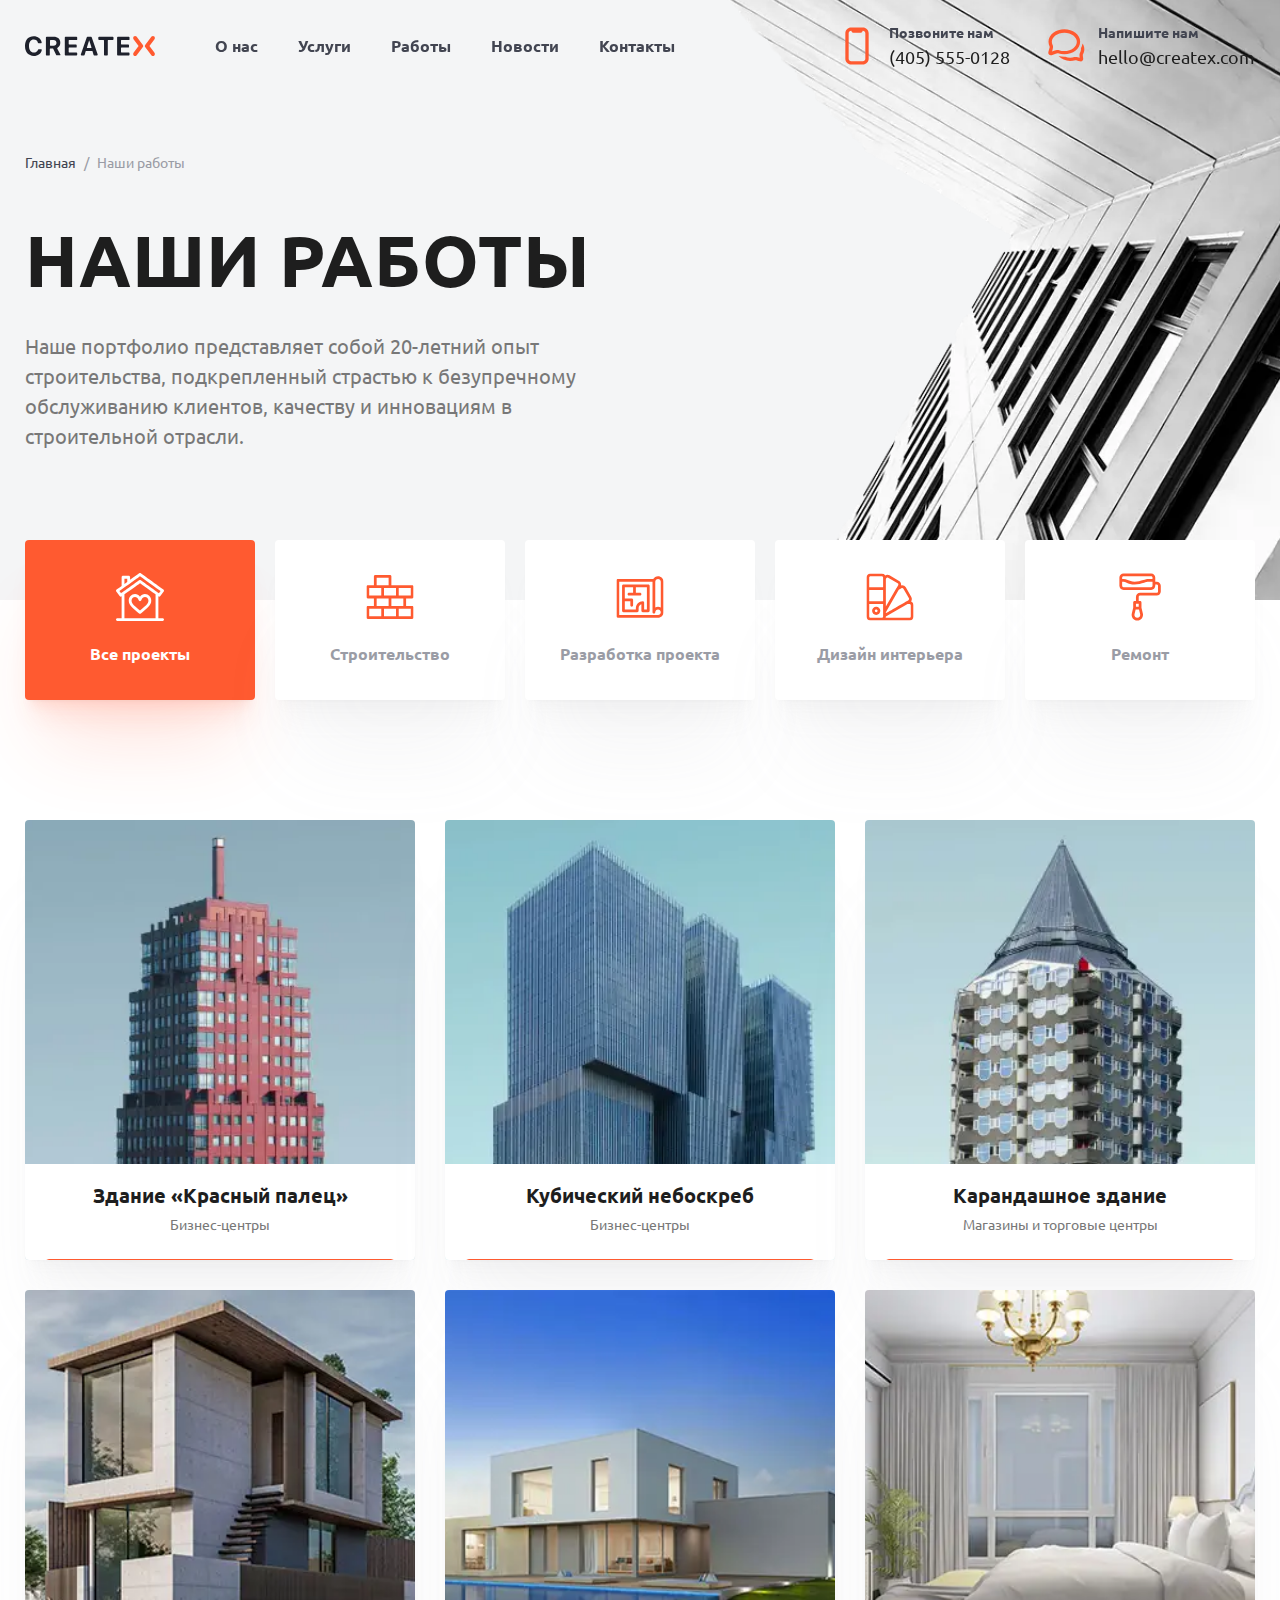
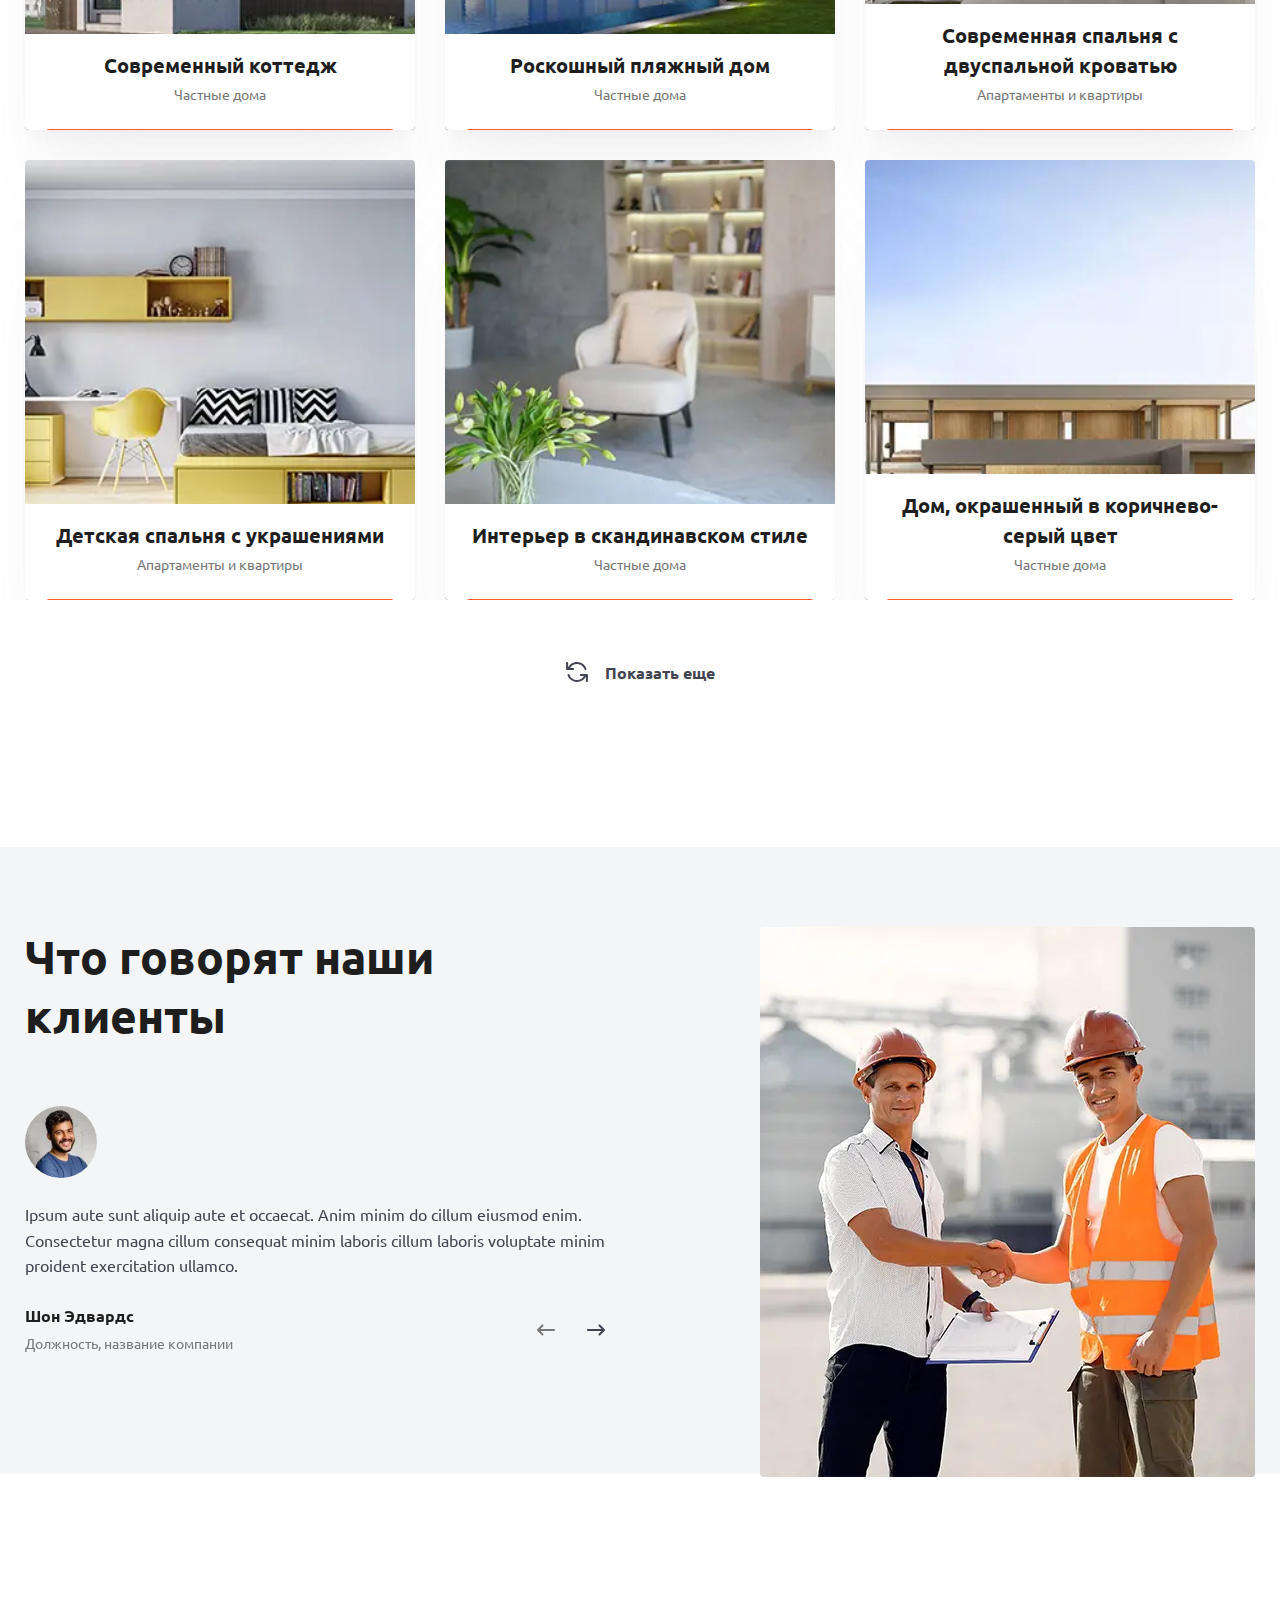
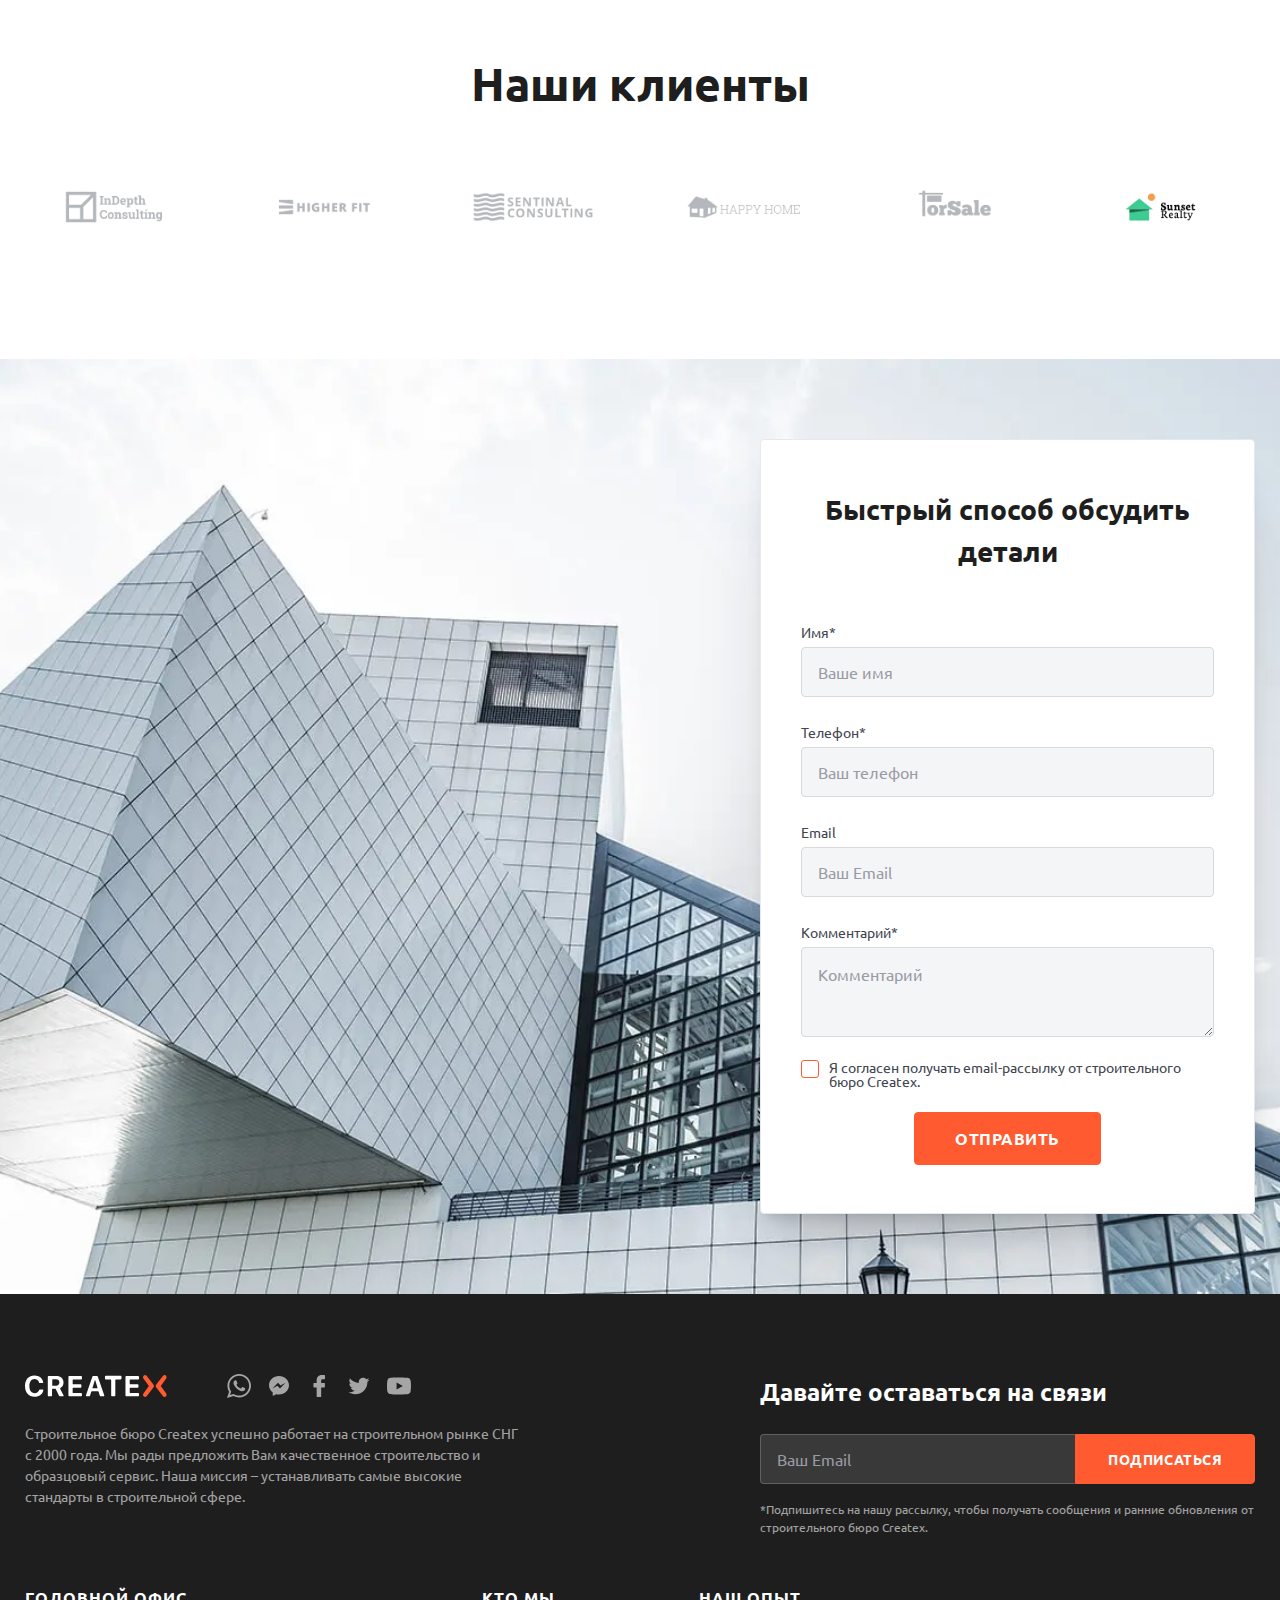
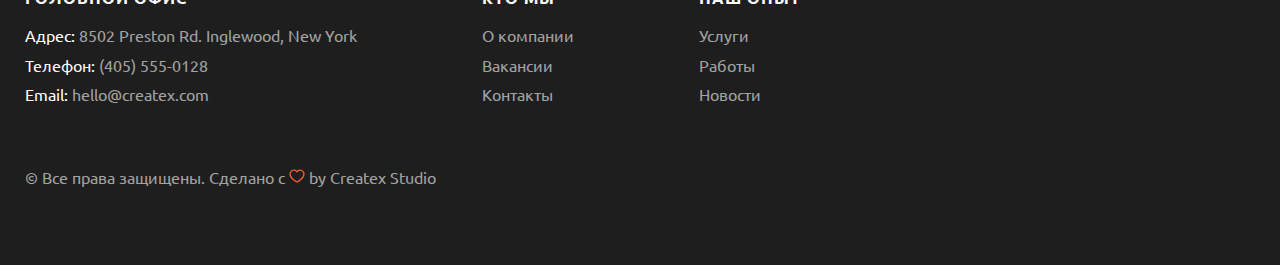
<file: our-work.html>
<!doctype html>
<html lang="ru">

<head>
	<title>Наши работы</title>
	<meta charset="UTF-8">
	<meta name="format-detection" content="telephone=no">
	<!-- <style>body{opacity: 0;}</style> -->
	<link rel="stylesheet" href="css/style.min.css?_v=20230830195626">
	<link rel="shortcut icon" href="favicon.ico">
	<!-- <meta name="robots" content="noindex, nofollow"> -->
	<meta name="viewport" content="width=device-width, initial-scale=1.0">
</head>

<body>
	<div class="wrapper">
		<header class="header">
			<div class="container">
				<div class="header__wrapper">
					<a href="" class="header__logo logo"><svg class="svg-icon" viewBox="0 0 130 22">
							<use xlink:href="img/sprite/sprite-multy.svg#logo"></use>
						</svg></a>
					<div class="header__menu menu">
						<button type="button" class="menu__icon icon-menu"><span></span></button>
						<nav class="menu__body">
							<ul class="menu__list" data-da=".menu__body,899.98">
								<li class="menu__item"><a href="" class="menu__link"><span>О нас</span></a></li>
								<li class="menu__item"><a href="" class="menu__link"><span>Услуги</span></a></li>
								<li class="menu__item"><a href="" class="menu__link"><span>Работы</span></a></li>
								<li class="menu__item"><a href="" class="menu__link"><span>Новости</span></a></li>
								<li class="menu__item"><a href="" class="menu__link"><span>Контакты</span></a></li>
							</ul>
						</nav>
					</div>
					<div class="header__contact-to-us contact-to-us" data-da=".menu__body,429.98">
						<a href="tel:4055550128" class="contact-to-us__item item-contact">
							<div class="item-contact__icon"><svg class="svg-icon" viewBox="0 0 1 1">
									<use xlink:href="img/sprite/sprite-mono.svg#phone"></use>
								</svg></div>
							<div class="item-contact__text">
								<div class="item-contact__label">Позвоните нам</div>
								<div class="item-contact__link">(405) 555-0128</div>
							</div>
						</a>
						<a href="mailto:hello@createx.com" class="contact-to-us__item item-contact">
							<div class="item-contact__icon"><svg class="svg-icon" viewBox="0 0 1 1">
									<use xlink:href="img/sprite/sprite-mono.svg#chat"></use>
								</svg></div>
							<div class="item-contact__text">
								<div class="item-contact__label">Напишите нам</div>
								<div class="item-contact__link">hello@createx.com</div>
							</div>
						</a>
					</div>
				</div>
			</div>
		</header>
		<main class="our-work-page page" id="page">
			<div class="page-header">
				<div class="container">
					<div class="page-header__content">
						<div class="crumbs our-work-page__crumbs">
							<div class="crumbs__list">
								<a href='home.html' class='crumbs__item'>Главная</a>
								<div class='crumbs__item'>Наши работы</div>
								<!--
      <a href="" class="crumbs__item">Homepage</a>
      <div class="crumbs__item">Homepage</div>
      -->
							</div>
						</div>

						<div class="page-header__title">Наши работы</div>
						<div class="page-header__text">Наше портфолио представляет собой 20-летний опыт строительства, подкрепленный страстью к безупречному обслуживанию клиентов, качеству и инновациям в строительной отрасли.</div>
					</div>
					<picture><source srcset="img/page-header/our-work.webp" type="image/webp"><img src="img/page-header/our-work.png" class="page-header__bg-img" /></picture>
				</div>
			</div>


			<div data-tabs data-tabs-refresh-time="2000" class="our-work-tabs">
				<div class="container">
					<nav data-tabs-titles class="our-work-tabs__navigation">
						<button type="button" class="our-work-tabs__title _tab-active">
							<div class="our-work-tabs__icon"><svg class="svg-icon" viewBox="0 0 1 1">
									<use xlink:href="img/sprite/sprite-mono.svg#house"></use>
								</svg></div>
							<div class="our-work-tabs__text-title">Все проекты</div>
						</button>
						<button type="button" class="our-work-tabs__title">
							<div class="our-work-tabs__icon"><svg class="svg-icon" viewBox="0 0 1 1">
									<use xlink:href="img/sprite/sprite-mono.svg#construction"></use>
								</svg></div>
							<div class="our-work-tabs__text-title">Строительство</div>
						</button>
						<button type="button" class="our-work-tabs__title">
							<div class="our-work-tabs__icon"><svg class="svg-icon" viewBox="0 0 1 1">
									<use xlink:href="img/sprite/sprite-mono.svg#plan"></use>
								</svg></div>
							<div class="our-work-tabs__text-title">Разработка проекта</div>
						</button>
						<button type="button" class="our-work-tabs__title">
							<div class="our-work-tabs__icon"><svg class="svg-icon" viewBox="0 0 1 1">
									<use xlink:href="img/sprite/sprite-mono.svg#pantone"></use>
								</svg></div>
							<div class="our-work-tabs__text-title">Дизайн интерьера</div>
						</button>
						<button type="button" class="our-work-tabs__title">
							<div class="our-work-tabs__icon"><svg class="svg-icon" viewBox="0 0 1 1">
									<use xlink:href="img/sprite/sprite-mono.svg#painting"></use>
								</svg></div>
							<div class="our-work-tabs__text-title">Ремонт</div>
						</button>
					</nav>
					<div data-tabs-body class="our-work-tabs__content">
						<div class="our-work-tabs__body body-our-work-tabs">
							<div class="body-our-work-tabs__grid">
								<div class="body-our-work-tabs__item-wrapper">
									<div class="body-our-work-tabs__item card-our-work-tabs card-slider-t1">
										<a href="" class="card-our-work-tabs__img card-slider-t1__img"><picture><source srcset="img/our-works/our-works_01.webp" type="image/webp"><img src="img/our-works/our-works_01.jpg" alt="" /></picture></a>
										<div class="card-our-work-tabs__info card-slider-t1__info">
											<div class="card-our-work-tabs__title card-slider-t1__title">Здание «Красный палец»</div>
											<div class="card-our-work-tabs__subtitle card-slider-t1__subtitle">Бизнес-центры</div>
											<a href="" class="card-our-work-tabs__button button button_third card-slider-t1__button">Посмотреть проект</a>
										</div>
									</div>
								</div>
								<div class="body-our-work-tabs__item-wrapper">
									<div class="body-our-work-tabs__item card-our-work-tabs card-slider-t1">
										<a href="" class="card-our-work-tabs__img card-slider-t1__img"><picture><source srcset="img/our-works/our-works_02.webp" type="image/webp"><img src="img/our-works/our-works_02.jpg" alt="" /></picture></a>
										<div class="card-our-work-tabs__info card-slider-t1__info">
											<div class="card-our-work-tabs__title card-slider-t1__title">Кубический небоскреб</div>
											<div class="card-our-work-tabs__subtitle card-slider-t1__subtitle">Бизнес-центры</div>
											<a href="" class="card-our-work-tabs__button button button_third card-slider-t1__button">Посмотреть проект</a>
										</div>
									</div>
								</div>
								<div class="body-our-work-tabs__item-wrapper">
									<div class="body-our-work-tabs__item card-our-work-tabs card-slider-t1">
										<a href="" class="card-our-work-tabs__img card-slider-t1__img"><picture><source srcset="img/our-works/our-works_03.webp" type="image/webp"><img src="img/our-works/our-works_03.jpg" alt="" /></picture></a>
										<div class="card-our-work-tabs__info card-slider-t1__info">
											<div class="card-our-work-tabs__title card-slider-t1__title">Карандашное здание</div>
											<div class="card-our-work-tabs__subtitle card-slider-t1__subtitle">Магазины и торговые центры</div>
											<a href="" class="card-our-work-tabs__button button button_third card-slider-t1__button">Посмотреть проект</a>
										</div>
									</div>
								</div>
								<div class="body-our-work-tabs__item-wrapper">
									<div class="body-our-work-tabs__item card-our-work-tabs card-slider-t1">
										<a href="" class="card-our-work-tabs__img card-slider-t1__img"><picture><source srcset="img/our-works/our-works_04.webp" type="image/webp"><img src="img/our-works/our-works_04.jpg" alt="" /></picture></a>
										<div class="card-our-work-tabs__info card-slider-t1__info">
											<div class="card-our-work-tabs__title card-slider-t1__title">Современный коттедж</div>
											<div class="card-our-work-tabs__subtitle card-slider-t1__subtitle">Частные дома</div>
											<a href="" class="card-our-work-tabs__button button button_third card-slider-t1__button">Посмотреть проект</a>
										</div>
									</div>
								</div>
								<div class="body-our-work-tabs__item-wrapper">
									<div class="body-our-work-tabs__item card-our-work-tabs card-slider-t1">
										<a href="" class="card-our-work-tabs__img card-slider-t1__img"><picture><source srcset="img/our-works/our-works_05.webp" type="image/webp"><img src="img/our-works/our-works_05.jpg" alt="" /></picture></a>
										<div class="card-our-work-tabs__info card-slider-t1__info">
											<div class="card-our-work-tabs__title card-slider-t1__title">Роскошный пляжный дом</div>
											<div class="card-our-work-tabs__subtitle card-slider-t1__subtitle">Частные дома</div>
											<a href="" class="card-our-work-tabs__button button button_third card-slider-t1__button">Посмотреть проект</a>
										</div>
									</div>
								</div>
								<div class="body-our-work-tabs__item-wrapper">
									<div class="body-our-work-tabs__item card-our-work-tabs card-slider-t1">
										<a href="" class="card-our-work-tabs__img card-slider-t1__img"><picture><source srcset="img/our-works/our-works_06.webp" type="image/webp"><img src="img/our-works/our-works_06.jpg" alt="" /></picture></a>
										<div class="card-our-work-tabs__info card-slider-t1__info">
											<div class="card-our-work-tabs__title card-slider-t1__title">Современная спальня с двуспальной кроватью</div>
											<div class="card-our-work-tabs__subtitle card-slider-t1__subtitle">Апартаменты и квартиры</div>
											<a href="" class="card-our-work-tabs__button button button_third card-slider-t1__button">Посмотреть проект</a>
										</div>
									</div>
								</div>
								<div class="body-our-work-tabs__item-wrapper">
									<div class="body-our-work-tabs__item card-our-work-tabs card-slider-t1">
										<a href="" class="card-our-work-tabs__img card-slider-t1__img"><picture><source srcset="img/our-works/our-works_07.webp" type="image/webp"><img src="img/our-works/our-works_07.jpg" alt="" /></picture></a>
										<div class="card-our-work-tabs__info card-slider-t1__info">
											<div class="card-our-work-tabs__title card-slider-t1__title">Детская спальня с украшениями</div>
											<div class="card-our-work-tabs__subtitle card-slider-t1__subtitle">Апартаменты и квартиры</div>
											<a href="" class="card-our-work-tabs__button button button_third card-slider-t1__button">Посмотреть проект</a>
										</div>
									</div>
								</div>
								<div class="body-our-work-tabs__item-wrapper">
									<div class="body-our-work-tabs__item card-our-work-tabs card-slider-t1">
										<a href="" class="card-our-work-tabs__img card-slider-t1__img"><picture><source srcset="img/our-works/our-works_08.webp" type="image/webp"><img src="img/our-works/our-works_08.jpg" alt="" /></picture></a>
										<div class="card-our-work-tabs__info card-slider-t1__info">
											<div class="card-our-work-tabs__title card-slider-t1__title">Интерьер в скандинавском стиле</div>
											<div class="card-our-work-tabs__subtitle card-slider-t1__subtitle">Частные дома</div>
											<a href="" class="card-our-work-tabs__button button button_third card-slider-t1__button">Посмотреть проект</a>
										</div>
									</div>
								</div>
								<div class="body-our-work-tabs__item-wrapper">
									<div class="body-our-work-tabs__item card-our-work-tabs card-slider-t1">
										<a href="" class="card-our-work-tabs__img card-slider-t1__img"><picture><source srcset="img/our-works/our-works_09.webp" type="image/webp"><img src="img/our-works/our-works_09.jpg" alt="" /></picture></a>
										<div class="card-our-work-tabs__info card-slider-t1__info">
											<div class="card-our-work-tabs__title card-slider-t1__title">Дом, окрашенный в коричнево-серый цвет</div>
											<div class="card-our-work-tabs__subtitle card-slider-t1__subtitle">Частные дома</div>
											<a href="" class="card-our-work-tabs__button button button_third card-slider-t1__button">Посмотреть проект</a>
										</div>
									</div>
								</div>
							</div>
						</div>
						<div class="our-work-tabs__body body-our-work-tabs">
							<div class="body-our-work-tabs__grid">
								<div class="body-our-work-tabs__item-wrapper">
									<div class="body-our-work-tabs__item card-our-work-tabs card-slider-t1">
										<a href="" class="card-our-work-tabs__img card-slider-t1__img"><picture><source srcset="img/our-works/our-works_09.webp" type="image/webp"><img src="img/our-works/our-works_09.jpg" alt="" /></picture></a>
										<div class="card-our-work-tabs__info card-slider-t1__info">
											<div class="card-our-work-tabs__title card-slider-t1__title">Здание «Красный палец»</div>
											<div class="card-our-work-tabs__subtitle card-slider-t1__subtitle">Бизнес-центры</div>
											<a href="" class="card-our-work-tabs__button button button_third card-slider-t1__button">Посмотреть проект</a>
										</div>
									</div>
								</div>
								<div class="body-our-work-tabs__item-wrapper">
									<div class="body-our-work-tabs__item card-our-work-tabs card-slider-t1">
										<a href="" class="card-our-work-tabs__img card-slider-t1__img"><picture><source srcset="img/our-works/our-works_08.webp" type="image/webp"><img src="img/our-works/our-works_08.jpg" alt="" /></picture></a>
										<div class="card-our-work-tabs__info card-slider-t1__info">
											<div class="card-our-work-tabs__title card-slider-t1__title">Кубический небоскреб</div>
											<div class="card-our-work-tabs__subtitle card-slider-t1__subtitle">Бизнес-центры</div>
											<a href="" class="card-our-work-tabs__button button button_third card-slider-t1__button">Посмотреть проект</a>
										</div>
									</div>
								</div>
								<div class="body-our-work-tabs__item-wrapper">
									<div class="body-our-work-tabs__item card-our-work-tabs card-slider-t1">
										<a href="" class="card-our-work-tabs__img card-slider-t1__img"><picture><source srcset="img/our-works/our-works_07.webp" type="image/webp"><img src="img/our-works/our-works_07.jpg" alt="" /></picture></a>
										<div class="card-our-work-tabs__info card-slider-t1__info">
											<div class="card-our-work-tabs__title card-slider-t1__title">Карандашное здание</div>
											<div class="card-our-work-tabs__subtitle card-slider-t1__subtitle">Магазины и торговые центры</div>
											<a href="" class="card-our-work-tabs__button button button_third card-slider-t1__button">Посмотреть проект</a>
										</div>
									</div>
								</div>
								<div class="body-our-work-tabs__item-wrapper">
									<div class="body-our-work-tabs__item card-our-work-tabs card-slider-t1">
										<a href="" class="card-our-work-tabs__img card-slider-t1__img"><picture><source srcset="img/our-works/our-works_06.webp" type="image/webp"><img src="img/our-works/our-works_06.jpg" alt="" /></picture></a>
										<div class="card-our-work-tabs__info card-slider-t1__info">
											<div class="card-our-work-tabs__title card-slider-t1__title">Современный коттедж</div>
											<div class="card-our-work-tabs__subtitle card-slider-t1__subtitle">Частные дома</div>
											<a href="" class="card-our-work-tabs__button button button_third card-slider-t1__button">Посмотреть проект</a>
										</div>
									</div>
								</div>
								<div class="body-our-work-tabs__item-wrapper">
									<div class="body-our-work-tabs__item card-our-work-tabs card-slider-t1">
										<a href="" class="card-our-work-tabs__img card-slider-t1__img"><picture><source srcset="img/our-works/our-works_05.webp" type="image/webp"><img src="img/our-works/our-works_05.jpg" alt="" /></picture></a>
										<div class="card-our-work-tabs__info card-slider-t1__info">
											<div class="card-our-work-tabs__title card-slider-t1__title">Роскошный пляжный дом</div>
											<div class="card-our-work-tabs__subtitle card-slider-t1__subtitle">Частные дома</div>
											<a href="" class="card-our-work-tabs__button button button_third card-slider-t1__button">Посмотреть проект</a>
										</div>
									</div>
								</div>
								<div class="body-our-work-tabs__item-wrapper">
									<div class="body-our-work-tabs__item card-our-work-tabs card-slider-t1">
										<a href="" class="card-our-work-tabs__img card-slider-t1__img"><picture><source srcset="img/our-works/our-works_04.webp" type="image/webp"><img src="img/our-works/our-works_04.jpg" alt="" /></picture></a>
										<div class="card-our-work-tabs__info card-slider-t1__info">
											<div class="card-our-work-tabs__title card-slider-t1__title">Современная спальня с двуспальной кроватью</div>
											<div class="card-our-work-tabs__subtitle card-slider-t1__subtitle">Апартаменты и квартиры</div>
											<a href="" class="card-our-work-tabs__button button button_third card-slider-t1__button">Посмотреть проект</a>
										</div>
									</div>
								</div>
								<div class="body-our-work-tabs__item-wrapper">
									<div class="body-our-work-tabs__item card-our-work-tabs card-slider-t1">
										<a href="" class="card-our-work-tabs__img card-slider-t1__img"><picture><source srcset="img/our-works/our-works_03.webp" type="image/webp"><img src="img/our-works/our-works_03.jpg" alt="" /></picture></a>
										<div class="card-our-work-tabs__info card-slider-t1__info">
											<div class="card-our-work-tabs__title card-slider-t1__title">Детская спальня с украшениями</div>
											<div class="card-our-work-tabs__subtitle card-slider-t1__subtitle">Апартаменты и квартиры</div>
											<a href="" class="card-our-work-tabs__button button button_third card-slider-t1__button">Посмотреть проект</a>
										</div>
									</div>
								</div>
								<div class="body-our-work-tabs__item-wrapper">
									<div class="body-our-work-tabs__item card-our-work-tabs card-slider-t1">
										<a href="" class="card-our-work-tabs__img card-slider-t1__img"><picture><source srcset="img/our-works/our-works_02.webp" type="image/webp"><img src="img/our-works/our-works_02.jpg" alt="" /></picture></a>
										<div class="card-our-work-tabs__info card-slider-t1__info">
											<div class="card-our-work-tabs__title card-slider-t1__title">Интерьер в скандинавском стиле</div>
											<div class="card-our-work-tabs__subtitle card-slider-t1__subtitle">Частные дома</div>
											<a href="" class="card-our-work-tabs__button button button_third card-slider-t1__button">Посмотреть проект</a>
										</div>
									</div>
								</div>
								<div class="body-our-work-tabs__item-wrapper">
									<div class="body-our-work-tabs__item card-our-work-tabs card-slider-t1">
										<a href="" class="card-our-work-tabs__img card-slider-t1__img"><picture><source srcset="img/our-works/our-works_01.webp" type="image/webp"><img src="img/our-works/our-works_01.jpg" alt="" /></picture></a>
										<div class="card-our-work-tabs__info card-slider-t1__info">
											<div class="card-our-work-tabs__title card-slider-t1__title">Дом, окрашенный в коричнево-серый цвет</div>
											<div class="card-our-work-tabs__subtitle card-slider-t1__subtitle">Частные дома</div>
											<a href="" class="card-our-work-tabs__button button button_third card-slider-t1__button">Посмотреть проект</a>
										</div>
									</div>
								</div>
							</div>
						</div>
						<div class="our-work-tabs__body body-our-work-tabs">
							<div class="body-our-work-tabs__grid">
								<div class="body-our-work-tabs__item-wrapper">
									<div class="body-our-work-tabs__item card-our-work-tabs card-slider-t1">
										<a href="" class="card-our-work-tabs__img card-slider-t1__img"><picture><source srcset="img/our-works/our-works_01.webp" type="image/webp"><img src="img/our-works/our-works_01.jpg" alt="" /></picture></a>
										<div class="card-our-work-tabs__info card-slider-t1__info">
											<div class="card-our-work-tabs__title card-slider-t1__title">Здание «Красный палец»</div>
											<div class="card-our-work-tabs__subtitle card-slider-t1__subtitle">Бизнес-центры</div>
											<a href="" class="card-our-work-tabs__button button button_third card-slider-t1__button">Посмотреть проект</a>
										</div>
									</div>
								</div>
								<div class="body-our-work-tabs__item-wrapper">
									<div class="body-our-work-tabs__item card-our-work-tabs card-slider-t1">
										<a href="" class="card-our-work-tabs__img card-slider-t1__img"><picture><source srcset="img/our-works/our-works_03.webp" type="image/webp"><img src="img/our-works/our-works_03.jpg" alt="" /></picture></a>
										<div class="card-our-work-tabs__info card-slider-t1__info">
											<div class="card-our-work-tabs__title card-slider-t1__title">Кубический небоскреб</div>
											<div class="card-our-work-tabs__subtitle card-slider-t1__subtitle">Бизнес-центры</div>
											<a href="" class="card-our-work-tabs__button button button_third card-slider-t1__button">Посмотреть проект</a>
										</div>
									</div>
								</div>
								<div class="body-our-work-tabs__item-wrapper">
									<div class="body-our-work-tabs__item card-our-work-tabs card-slider-t1">
										<a href="" class="card-our-work-tabs__img card-slider-t1__img"><picture><source srcset="img/our-works/our-works_05.webp" type="image/webp"><img src="img/our-works/our-works_05.jpg" alt="" /></picture></a>
										<div class="card-our-work-tabs__info card-slider-t1__info">
											<div class="card-our-work-tabs__title card-slider-t1__title">Карандашное здание</div>
											<div class="card-our-work-tabs__subtitle card-slider-t1__subtitle">Магазины и торговые центры</div>
											<a href="" class="card-our-work-tabs__button button button_third card-slider-t1__button">Посмотреть проект</a>
										</div>
									</div>
								</div>
								<div class="body-our-work-tabs__item-wrapper">
									<div class="body-our-work-tabs__item card-our-work-tabs card-slider-t1">
										<a href="" class="card-our-work-tabs__img card-slider-t1__img"><picture><source srcset="img/our-works/our-works_07.webp" type="image/webp"><img src="img/our-works/our-works_07.jpg" alt="" /></picture></a>
										<div class="card-our-work-tabs__info card-slider-t1__info">
											<div class="card-our-work-tabs__title card-slider-t1__title">Современный коттедж</div>
											<div class="card-our-work-tabs__subtitle card-slider-t1__subtitle">Частные дома</div>
											<a href="" class="card-our-work-tabs__button button button_third card-slider-t1__button">Посмотреть проект</a>
										</div>
									</div>
								</div>
								<div class="body-our-work-tabs__item-wrapper">
									<div class="body-our-work-tabs__item card-our-work-tabs card-slider-t1">
										<a href="" class="card-our-work-tabs__img card-slider-t1__img"><picture><source srcset="img/our-works/our-works_09.webp" type="image/webp"><img src="img/our-works/our-works_09.jpg" alt="" /></picture></a>
										<div class="card-our-work-tabs__info card-slider-t1__info">
											<div class="card-our-work-tabs__title card-slider-t1__title">Роскошный пляжный дом</div>
											<div class="card-our-work-tabs__subtitle card-slider-t1__subtitle">Частные дома</div>
											<a href="" class="card-our-work-tabs__button button button_third card-slider-t1__button">Посмотреть проект</a>
										</div>
									</div>
								</div>
								<div class="body-our-work-tabs__item-wrapper">
									<div class="body-our-work-tabs__item card-our-work-tabs card-slider-t1">
										<a href="" class="card-our-work-tabs__img card-slider-t1__img"><picture><source srcset="img/our-works/our-works_02.webp" type="image/webp"><img src="img/our-works/our-works_02.jpg" alt="" /></picture></a>
										<div class="card-our-work-tabs__info card-slider-t1__info">
											<div class="card-our-work-tabs__title card-slider-t1__title">Современная спальня с двуспальной кроватью</div>
											<div class="card-our-work-tabs__subtitle card-slider-t1__subtitle">Апартаменты и квартиры</div>
											<a href="" class="card-our-work-tabs__button button button_third card-slider-t1__button">Посмотреть проект</a>
										</div>
									</div>
								</div>
								<div class="body-our-work-tabs__item-wrapper">
									<div class="body-our-work-tabs__item card-our-work-tabs card-slider-t1">
										<a href="" class="card-our-work-tabs__img card-slider-t1__img"><picture><source srcset="img/our-works/our-works_04.webp" type="image/webp"><img src="img/our-works/our-works_04.jpg" alt="" /></picture></a>
										<div class="card-our-work-tabs__info card-slider-t1__info">
											<div class="card-our-work-tabs__title card-slider-t1__title">Детская спальня с украшениями</div>
											<div class="card-our-work-tabs__subtitle card-slider-t1__subtitle">Апартаменты и квартиры</div>
											<a href="" class="card-our-work-tabs__button button button_third card-slider-t1__button">Посмотреть проект</a>
										</div>
									</div>
								</div>
								<div class="body-our-work-tabs__item-wrapper">
									<div class="body-our-work-tabs__item card-our-work-tabs card-slider-t1">
										<a href="" class="card-our-work-tabs__img card-slider-t1__img"><picture><source srcset="img/our-works/our-works_06.webp" type="image/webp"><img src="img/our-works/our-works_06.jpg" alt="" /></picture></a>
										<div class="card-our-work-tabs__info card-slider-t1__info">
											<div class="card-our-work-tabs__title card-slider-t1__title">Интерьер в скандинавском стиле</div>
											<div class="card-our-work-tabs__subtitle card-slider-t1__subtitle">Частные дома</div>
											<a href="" class="card-our-work-tabs__button button button_third card-slider-t1__button">Посмотреть проект</a>
										</div>
									</div>
								</div>
								<div class="body-our-work-tabs__item-wrapper">
									<div class="body-our-work-tabs__item card-our-work-tabs card-slider-t1">
										<a href="" class="card-our-work-tabs__img card-slider-t1__img"><picture><source srcset="img/our-works/our-works_08.webp" type="image/webp"><img src="img/our-works/our-works_08.jpg" alt="" /></picture></a>
										<div class="card-our-work-tabs__info card-slider-t1__info">
											<div class="card-our-work-tabs__title card-slider-t1__title">Дом, окрашенный в коричнево-серый цвет</div>
											<div class="card-our-work-tabs__subtitle card-slider-t1__subtitle">Частные дома</div>
											<a href="" class="card-our-work-tabs__button button button_third card-slider-t1__button">Посмотреть проект</a>
										</div>
									</div>
								</div>
							</div>
						</div>
						<div class="our-work-tabs__body body-our-work-tabs">
							<div class="body-our-work-tabs__grid">
								<div class="body-our-work-tabs__item-wrapper">
									<div class="body-our-work-tabs__item card-our-work-tabs card-slider-t1">
										<a href="" class="card-our-work-tabs__img card-slider-t1__img"><picture><source srcset="img/our-works/our-works_07.webp" type="image/webp"><img src="img/our-works/our-works_07.jpg" alt="" /></picture></a>
										<div class="card-our-work-tabs__info card-slider-t1__info">
											<div class="card-our-work-tabs__title card-slider-t1__title">Здание «Красный палец»</div>
											<div class="card-our-work-tabs__subtitle card-slider-t1__subtitle">Бизнес-центры</div>
											<a href="" class="card-our-work-tabs__button button button_third card-slider-t1__button">Посмотреть проект</a>
										</div>
									</div>
								</div>
								<div class="body-our-work-tabs__item-wrapper">
									<div class="body-our-work-tabs__item card-our-work-tabs card-slider-t1">
										<a href="" class="card-our-work-tabs__img card-slider-t1__img"><picture><source srcset="img/our-works/our-works_08.webp" type="image/webp"><img src="img/our-works/our-works_08.jpg" alt="" /></picture></a>
										<div class="card-our-work-tabs__info card-slider-t1__info">
											<div class="card-our-work-tabs__title card-slider-t1__title">Кубический небоскреб</div>
											<div class="card-our-work-tabs__subtitle card-slider-t1__subtitle">Бизнес-центры</div>
											<a href="" class="card-our-work-tabs__button button button_third card-slider-t1__button">Посмотреть проект</a>
										</div>
									</div>
								</div>
								<div class="body-our-work-tabs__item-wrapper">
									<div class="body-our-work-tabs__item card-our-work-tabs card-slider-t1">
										<a href="" class="card-our-work-tabs__img card-slider-t1__img"><picture><source srcset="img/our-works/our-works_09.webp" type="image/webp"><img src="img/our-works/our-works_09.jpg" alt="" /></picture></a>
										<div class="card-our-work-tabs__info card-slider-t1__info">
											<div class="card-our-work-tabs__title card-slider-t1__title">Карандашное здание</div>
											<div class="card-our-work-tabs__subtitle card-slider-t1__subtitle">Магазины и торговые центры</div>
											<a href="" class="card-our-work-tabs__button button button_third card-slider-t1__button">Посмотреть проект</a>
										</div>
									</div>
								</div>
							</div>
						</div>
						<div class="our-work-tabs__body body-our-work-tabs">
							<div class="body-our-work-tabs__grid">
								<div class="body-our-work-tabs__item-wrapper">
									<div class="body-our-work-tabs__item card-our-work-tabs card-slider-t1">
										<a href="" class="card-our-work-tabs__img card-slider-t1__img"><picture><source srcset="img/our-works/our-works_06.webp" type="image/webp"><img src="img/our-works/our-works_06.jpg" alt="" /></picture></a>
										<div class="card-our-work-tabs__info card-slider-t1__info">
											<div class="card-our-work-tabs__title card-slider-t1__title">Здание «Красный палец»</div>
											<div class="card-our-work-tabs__subtitle card-slider-t1__subtitle">Бизнес-центры</div>
											<a href="" class="card-our-work-tabs__button button button_third card-slider-t1__button">Посмотреть проект</a>
										</div>
									</div>
								</div>
								<div class="body-our-work-tabs__item-wrapper">
									<div class="body-our-work-tabs__item card-our-work-tabs card-slider-t1">
										<a href="" class="card-our-work-tabs__img card-slider-t1__img"><picture><source srcset="img/our-works/our-works_05.webp" type="image/webp"><img src="img/our-works/our-works_05.jpg" alt="" /></picture></a>
										<div class="card-our-work-tabs__info card-slider-t1__info">
											<div class="card-our-work-tabs__title card-slider-t1__title">Кубический небоскреб</div>
											<div class="card-our-work-tabs__subtitle card-slider-t1__subtitle">Бизнес-центры</div>
											<a href="" class="card-our-work-tabs__button button button_third card-slider-t1__button">Посмотреть проект</a>
										</div>
									</div>
								</div>
								<div class="body-our-work-tabs__item-wrapper">
									<div class="body-our-work-tabs__item card-our-work-tabs card-slider-t1">
										<a href="" class="card-our-work-tabs__img card-slider-t1__img"><picture><source srcset="img/our-works/our-works_04.webp" type="image/webp"><img src="img/our-works/our-works_04.jpg" alt="" /></picture></a>
										<div class="card-our-work-tabs__info card-slider-t1__info">
											<div class="card-our-work-tabs__title card-slider-t1__title">Карандашное здание</div>
											<div class="card-our-work-tabs__subtitle card-slider-t1__subtitle">Магазины и торговые центры</div>
											<a href="" class="card-our-work-tabs__button button button_third card-slider-t1__button">Посмотреть проект</a>
										</div>
									</div>
								</div>
							</div>
						</div>
					</div>
					<div class="our-work-tabs__more">
						<button class="our-work-tabs__more-button">
							<div class="our-work-tabs__load-icon"><svg class="svg-icon" viewBox="0 0 1 1">
									<use xlink:href="img/sprite/sprite-mono.svg#load"></use>
								</svg></div>
							<div class="our-work-tabs__load-text">Показать еще</div>
						</button>
					</div>
				</div>
			</div>





			<div class="our-work-page__reviews reviews">
				<div class="container">
					<div class="reviews__row">
						<div class="reviews__text">
							<h2 class="reviews__title title title_left">Что говорят наши клиенты</h2>
							<div class="reviews__slider slider-reviews">
								<div class="slider-reviews__slider swiper">
									<div class="slider-reviews__wrapper swiper-wrapper">
										<div class="slider-reviews__slide swiper-slide">
											<div class="card-review">
												<div class="card-review__avatar"><picture><source srcset="img/reviews/client-avatar.webp" type="image/webp"><img src="img/reviews/client-avatar.jpg" alt="" /></picture></div>
												<div class="card-review__comment">
													<p>Ipsum aute sunt aliquip aute et occaecat. Anim minim do cillum eiusmod enim. Consectetur magna cillum consequat minim laboris cillum laboris voluptate minim proident exercitation ullamco.</p>
												</div>
												<div class="card-review__reviewer">
													<div class="card-review__name">Шон Эдвардс</div>
													<div class="card-review__company">Должность, название компании</div>
												</div>
											</div>
										</div>
										<div class="slider-reviews__slide swiper-slide">
											<div class="card-review">
												<div class="card-review__avatar"><picture><source srcset="img/reviews/client-avatar.webp" type="image/webp"><img src="img/reviews/client-avatar.jpg" alt="" /></picture></div>
												<div class="card-review__comment">
													<p>Ipsum aute sunt aliquip aute et occaecat. Anim minim do cillum eiusmod enim. Consectetur magna cillum consequat minim laboris cillum laboris voluptate minim proident exercitation ullamco.</p>
												</div>
												<div class="card-review__reviewer">
													<div class="card-review__name">Шон Эдвардс</div>
													<div class="card-review__company">Должность, название компании</div>
												</div>
											</div>
										</div>
										<div class="slider-reviews__slide swiper-slide">
											<div class="card-review">
												<div class="card-review__avatar"><picture><source srcset="img/reviews/client-avatar.webp" type="image/webp"><img src="img/reviews/client-avatar.jpg" alt="" /></picture></div>
												<div class="card-review__comment">
													<p>Ipsum aute sunt aliquip aute et occaecat. Anim minim do cillum eiusmod enim. Consectetur magna cillum consequat minim laboris cillum laboris voluptate minim proident exercitation ullamco.</p>
												</div>
												<div class="card-review__reviewer">
													<div class="card-review__name">Шон Эдвардс</div>
													<div class="card-review__company">Должность, название компании</div>
												</div>
											</div>
										</div>
									</div>
									<button type="button" class="swiper-button-prev">
										<div class="swiper-button-icon">
											<svg class="svg-icon" viewBox="0 0 1 1">
												<use xlink:href="img/sprite/sprite-mono.svg#arrow-left"></use>
											</svg>
										</div>
									</button>
									<button type="button" class="swiper-button-next">
										<div class="swiper-button-icon">
											<svg class="svg-icon" viewBox="0 0 1 1">
												<use xlink:href="img/sprite/sprite-mono.svg#arrow-left"></use>
											</svg>
										</div>
									</button>
								</div>
							</div>
						</div>
						<div class="reviews__img"><picture><source srcset="img/reviews/cover.webp" type="image/webp"><img src="img/reviews/cover.jpg" alt="" /></picture></div>
					</div>
				</div>
			</div>

			<div class="our-work-page__partners partners">
				<div class="container">
					<h2 class="partners__title title">Наши клиенты</h2>
					<div class="partners__row">
						<a href="" class="partners__item item-partners">
							<picture><source srcset="img/partners/partner-logo_01.webp" type="image/webp"><img src="img/partners/partner-logo_01.png" alt="" /></picture>
						</a>
						<a href="" class="partners__item item-partners">
							<picture><source srcset="img/partners/partner-logo_02.webp" type="image/webp"><img src="img/partners/partner-logo_02.png" alt="" /></picture>
						</a>
						<a href="" class="partners__item item-partners">
							<picture><source srcset="img/partners/partner-logo_03.webp" type="image/webp"><img src="img/partners/partner-logo_03.png" alt="" /></picture>
						</a>
						<a href="" class="partners__item item-partners">
							<picture><source srcset="img/partners/partner-logo_04.webp" type="image/webp"><img src="img/partners/partner-logo_04.png" alt="" /></picture>
						</a>
						<a href="" class="partners__item item-partners">
							<picture><source srcset="img/partners/partner-logo_05.webp" type="image/webp"><img src="img/partners/partner-logo_05.png" alt="" /></picture>
						</a>
						<a href="" class="partners__item item-partners">
							<picture><source srcset="img/partners/partner-logo_06.webp" type="image/webp"><img src="img/partners/partner-logo_06.png" alt="" /></picture>
						</a>
					</div>
				</div>
			</div>

			<div class="our-work-page__form-request form-request">
				<div class="container">
					<form action="">
						<div class="request-form form-request__form">
							<div class="request-form__title">Быстрый способ обсудить детали</div>
							<div class="request-form__input-wrapper input-wrapper input-wrapper_label">
								<div class="input-wrapper__label">Имя*</div>
								<input autocomplete="off" type="text" name="form[]" data-error="Ошибка" placeholder="Ваше имя" class="input input-wrapper__input" />
							</div>
							<div class="request-form__input-wrapper input-wrapper input-wrapper_label">
								<div class="input-wrapper__label">Телефон*</div>
								<input autocomplete="off" type="text" name="form[]" data-error="Ошибка" placeholder="Ваш телефон" class="input input-wrapper__input" />
							</div>
							<div class="request-form__input-wrapper input-wrapper input-wrapper_label">
								<div class="input-wrapper__label">Email</div>
								<input autocomplete="off" type="text" name="form[]" data-error="Ошибка" placeholder="Ваш Email" class="input input-wrapper__input" />
							</div>
							<div class="request-form__input-wrapper input-wrapper input-wrapper_label">
								<div class="input-wrapper__label">Комментарий*</div>
								<textarea autocomplete="off" type="text" name="form[]" data-error="Ошибка" placeholder="Комментарий" class="input input-wrapper__input input-wrapper__input_comment" rows="3"></textarea>
							</div>
							<div class="checkbox request-form__checkbox">
								<input id="c_1" data-error="Ошибка" class="checkbox__input" type="checkbox" value="1" name="form[]" />
								<label for="c_1" class="checkbox__label"><span class="checkbox__text">Я согласен получать email-рассылку от строительного бюро Createx.</span></label>
							</div>
							<div class="request-form__button-wrapper">
								<button type="submit" class="request-form__button button button_secondary">Отправить</button>
							</div>
						</div>
					</form>
				</div>
			</div>




		</main>
		<footer class="footer">
			<div class="container">
				<div class="to-top">
					<span>вверх</span>
					<svg data-goto="#page" class="svg-icon" viewBox="0 0 1 1">
						<use xlink:href="img/sprite/sprite-mono.svg#up-chevron"></use>
					</svg>
				</div>
				<div class="footer__grid">
					<div class="footer__row footer__row_1">
						<div class="footer__main">
							<a href="" class="footer__logo logo">
								<svg class="svg-icon" viewBox="0 0 130 22">
									<use xlink:href="img/sprite/sprite-multy.svg#logo_white"></use>
								</svg>
							</a>
							<div class="footer__socials">
								<a href="" class="footer__socials-link">
									<svg class="svg-icon" viewBox="0 0 1 1">
										<use xlink:href="img/sprite/sprite-mono.svg#whatsapp"></use>
									</svg>
								</a>
								<a href="" class="footer__socials-link">
									<svg class="svg-icon" viewBox="0 0 1 1">
										<use xlink:href="img/sprite/sprite-mono.svg#messanger"></use>
									</svg>
								</a>
								<a href="" class="footer__socials-link">
									<svg class="svg-icon" viewBox="0 0 1 1">
										<use xlink:href="img/sprite/sprite-mono.svg#facebook"></use>
									</svg>
								</a>
								<a href="" class="footer__socials-link">
									<svg class="svg-icon" viewBox="0 0 1 1">
										<use xlink:href="img/sprite/sprite-mono.svg#twitter"></use>
									</svg>
								</a>
								<a href="" class="footer__socials-link">
									<svg class="svg-icon" viewBox="0 0 1 1">
										<use xlink:href="img/sprite/sprite-mono.svg#youtube"></use>
									</svg>
								</a>
							</div>
							<div class="footer__history">
								<p>Строительное бюро Createx успешно работает на строительном рынке СНГ с 2000 года. Мы рады предложить Вам качественное строительство и образцовый сервис. Наша миссия – устанавливать самые высокие стандарты в строительной сфере.</p>
							</div>
						</div>
						<div class="footer__email-newsletter email-newsletter">
							<div class="email-newsletter__title">Давайте оставаться на связи</div>
							<div class="email-newsletter__input-block">
								<div class="email-newsletter__input-wrapper input-wrapper">
									<input autocomplete="off" type="text" name="form[]" data-error="Ошибка" placeholder="Ваш Email" class="input input-wrapper__input" />
								</div>
								<button class="email-newsletter__button button button_secondary">Подписаться</button>
							</div>
							<div class="email-newsletter__subtitle">
								<p>*Подпишитесь на нашу рассылку, чтобы получать сообщения и ранние обновления от строительного бюро Createx.</p>
							</div>
						</div>
					</div>
					<div class="footer__row footer__row_2">
						<div class="footer__location nav-footer">
							<h4 class="nav-footer__title footer__title">Головной офис</h4>
							<div class="nav-footer__list">
								<div class="nav-footer__item">
									<p><span class="c-white">Адрес:</span> <a href="">8502 Preston Rd. Inglewood, New York</a></p>
								</div>
								<div class="nav-footer__item">
									<p><span class="c-white">Телефон:</span> <a href="tel:4055550128">(405) 555-0128</a></p>
								</div>
								<div class="nav-footer__item">
									<p><span class="c-white">Email:</span> <a href="mailto:hello@createx.com">hello@createx.com</a></p>
								</div>
							</div>
						</div>
						<div class="footer__who-we-are nav-footer">
							<h4 class="footer__title">Кто мы</h4>
							<div class="nav-footer__list-wrapper">
								<nav class="nav-footer__list">
									<div class="nav-footer__item"><a href="">О компании</a></div>
									<div class="nav-footer__item"><a href="">Вакансии</a></div>
									<div class="nav-footer__item"><a href="">Контакты</a></div>
								</nav>
							</div>
						</div>
						<div class="footer__our-experience nav-footer">
							<h4 class="footer__title">НАШ ОПЫТ</h4>
							<div class="nav-footer__list-wrapper">
								<nav class="nav-footer__list">
									<div class="nav-footer__item"><a href="">Услуги</a></div>
									<div class="nav-footer__item"><a href="">Работы</a></div>
									<div class="nav-footer__item"><a href="">Новости</a></div>
								</nav>
							</div>
						</div>
					</div>
					<div class="footer__row footer__row_3">
						<div class="footer__copy">
							<span>&copy; Все права защищены. Сделано с <svg class="svg-icon" viewBox="0 0 1 1">
									<use xlink:href="img/sprite/sprite-mono.svg#heart"></use>
								</svg> by Createx Studio</span>
						</div>
					</div>
				</div>
			</div>
		</footer>

	</div>
	<div id="popup-sub-newsletter" aria-hidden="true" class="popup">
		<div class="popup__wrapper">
			<div class="popup__content">
				<div class="popup__close-wrapper">
					<button data-close type="button" class="popup__close"></button>
				</div>
				<div class="popup__text popup-subscribe-newsletter">
					<h2 class="popup-subscribe-newsletter__title popup__title">Подписка на новостную рассылку</h2>
					<form action="#">
						<div class="input-wrapper input-wrapper_label popup__input">
							<div class="input-wrapper__label">Имя*</div>
							<input autocomplete="off" type="text" name="form[]" data-error="Ошибка" placeholder="Ваше имя" class="input input-wrapper__input">
						</div>
						<div class="input-wrapper input-wrapper_label popup__input">
							<div class="input-wrapper__label">Email*</div>
							<input autocomplete="off" type="text" name="form[]" data-error="Ошибка" placeholder="Ваш email" class="input input-wrapper__input">
						</div>
						<button type="submit" class="popup__button button button_secondary">Отправить</button>
					</form>
				</div>
			</div>
		</div>
	</div>


	<div id="popup-send-cv" aria-hidden="true" class="popup">
		<div class="popup__wrapper">
			<div class="popup__content">
				<div class="popup__close-wrapper">
					<button data-close type="button" class="popup__close"></button>
				</div>
				<div class="popup__text popup-send-cv-cl">
					<h2 class="popup-send-cv-cl__title popup__title">Отправить резюме</h2>
					<form action="#">
						<div class="input-wrapper input-wrapper_label popup__input">
							<div class="input-wrapper__label">Имя*</div>
							<input autocomplete="off" type="text" name="form[]" data-error="Ошибка" placeholder="Ваше имя" class="input input-wrapper__input">
						</div>
						<div class="input-wrapper input-wrapper_label popup__input">
							<div class="input-wrapper__label">Местоположение*</div>
							<select name="form[]" class="form">
								<option value="" data-class="select__placeholder">Выберите ваше местоположение</option>
								<option value="1">Местоположение №1</option>
								<option value="2">Местоположение №2</option>
								<option value="3">Местоположение №3</option>
								<option value="4">Местоположение №4</option>
							</select>
						</div>

						<div class="input-wrapper input-wrapper_label popup__input">
							<div class="input-wrapper__label">Телефон*</div>
							<input autocomplete="off" type="text" name="form[]" data-error="Ошибка" placeholder="Ваш номер телефона" class="input input-wrapper__input">
						</div>
						<div class="input-wrapper input-wrapper_label popup__input">
							<div class="input-wrapper__label">Email*</div>
							<input autocomplete="off" type="text" name="form[]" data-error="Ошибка" placeholder="Ваш email" class="input input-wrapper__input">
						</div>
						<button type="submit" class="popup__button button button_secondary">Отправить</button>
					</form>
				</div>
			</div>
		</div>
	</div>
	<script src="js/app.min.js?_v=20230830195626"></script>
</body>

</html>
<!--
<div class="want-know-more__input-wrapper input-know-more">
   <div class="input-know-more__label">Имя</div>
   <input autocomplete="off" type="text" name="form[]" data-error="Ошибка" placeholder="Ваше имя" class="input input-know-more__input" />
</div>
-->
</file>
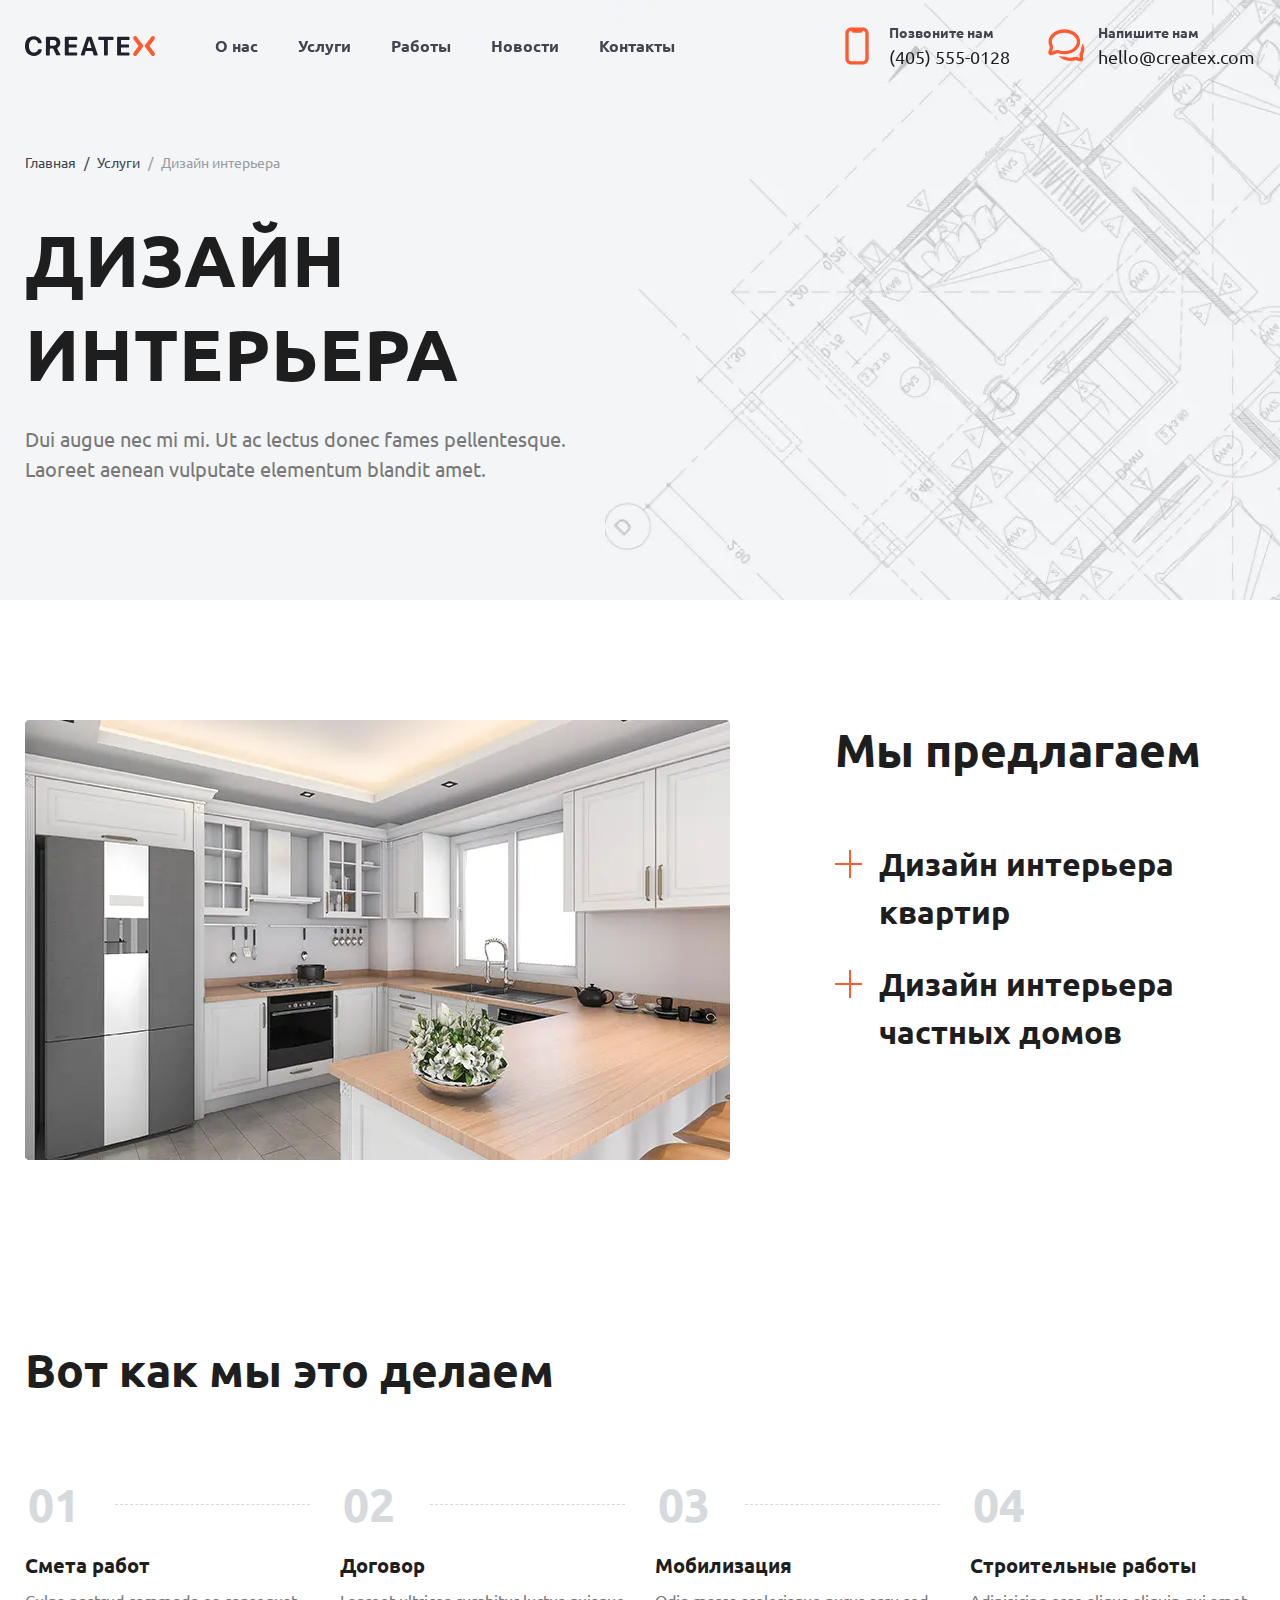
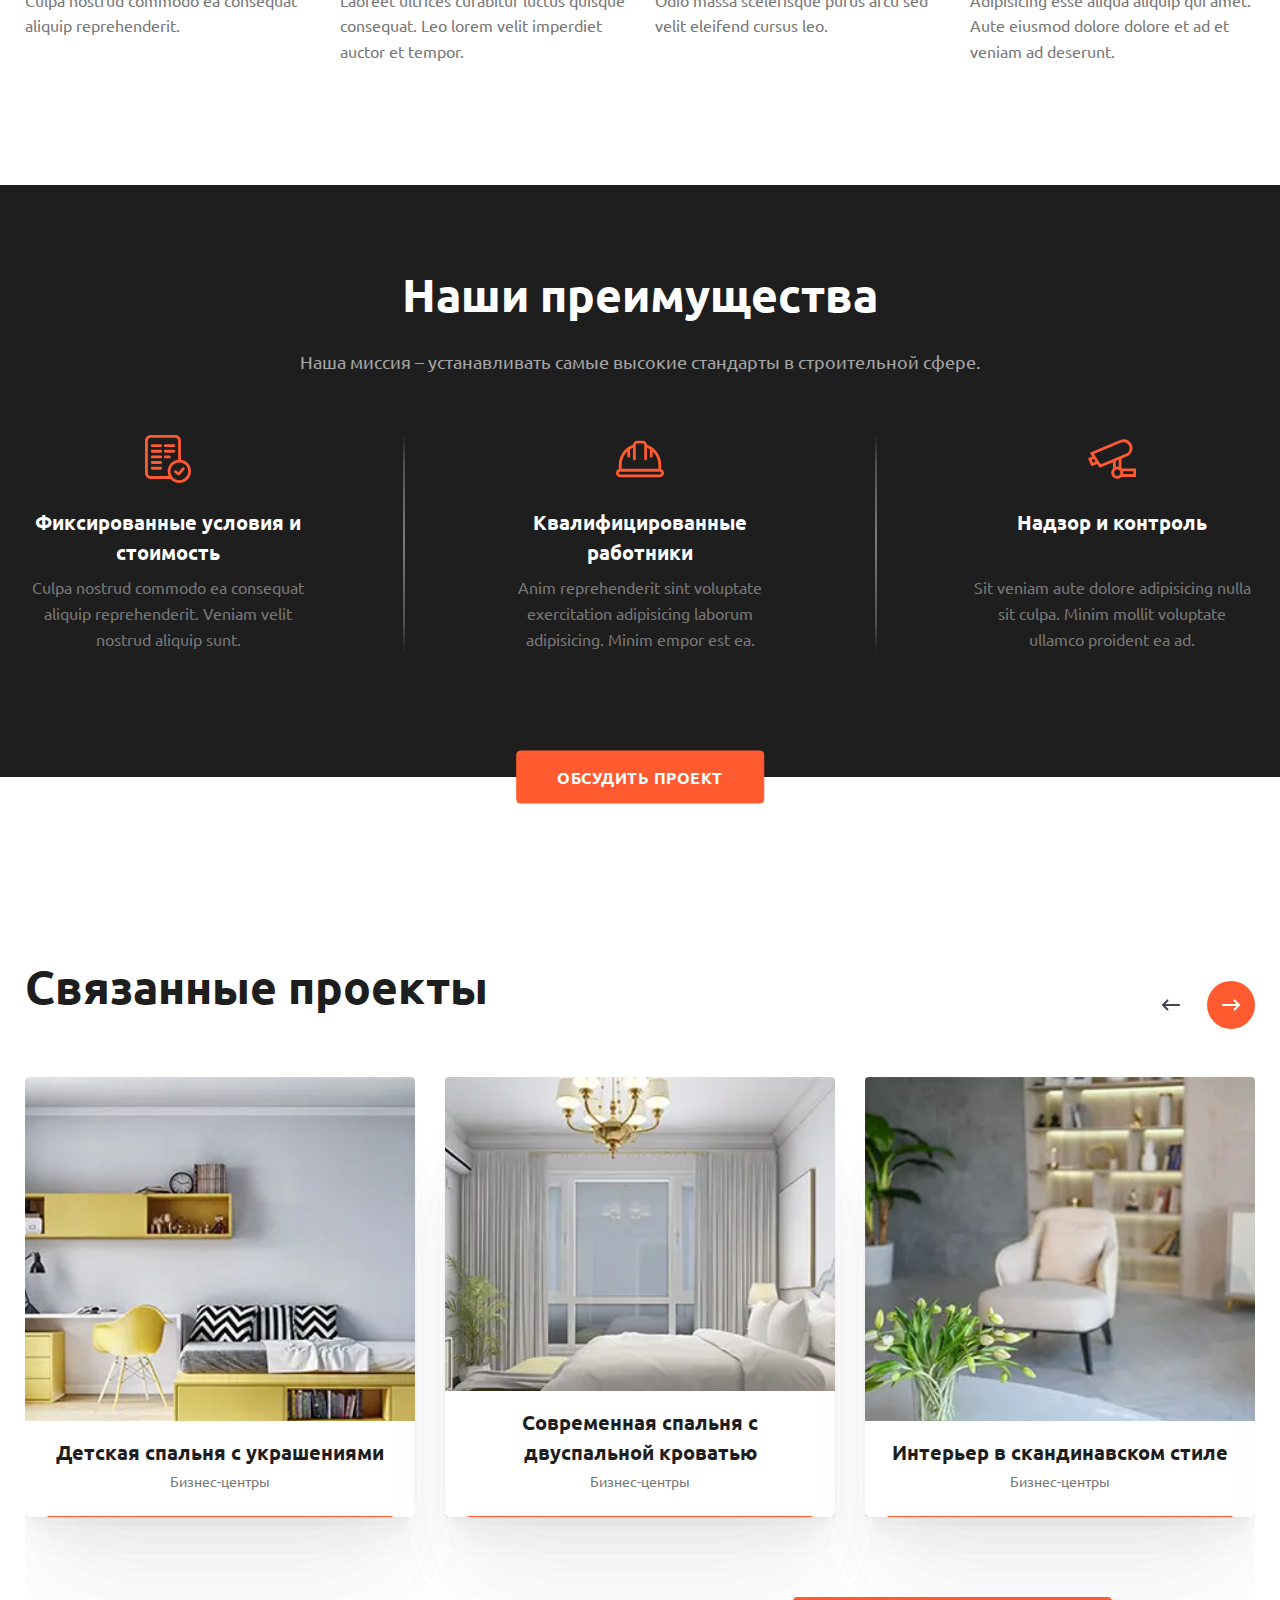
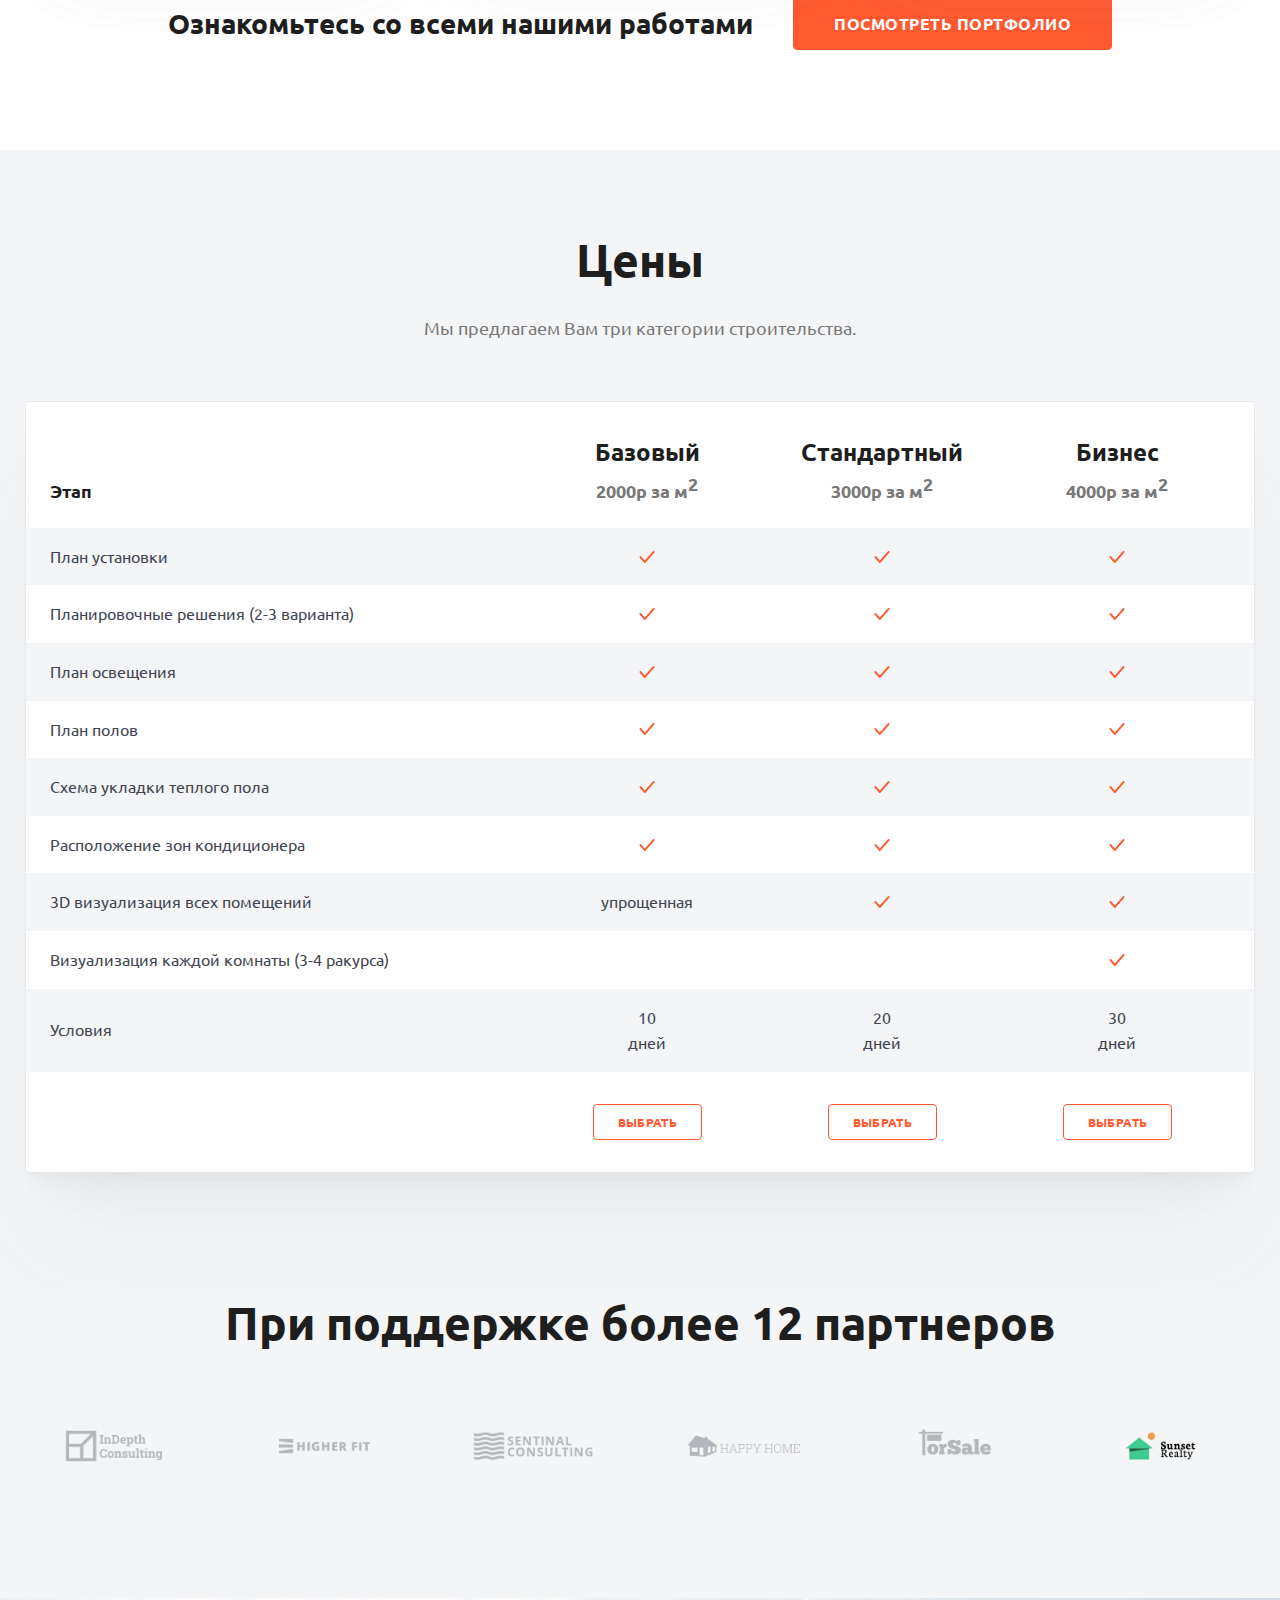
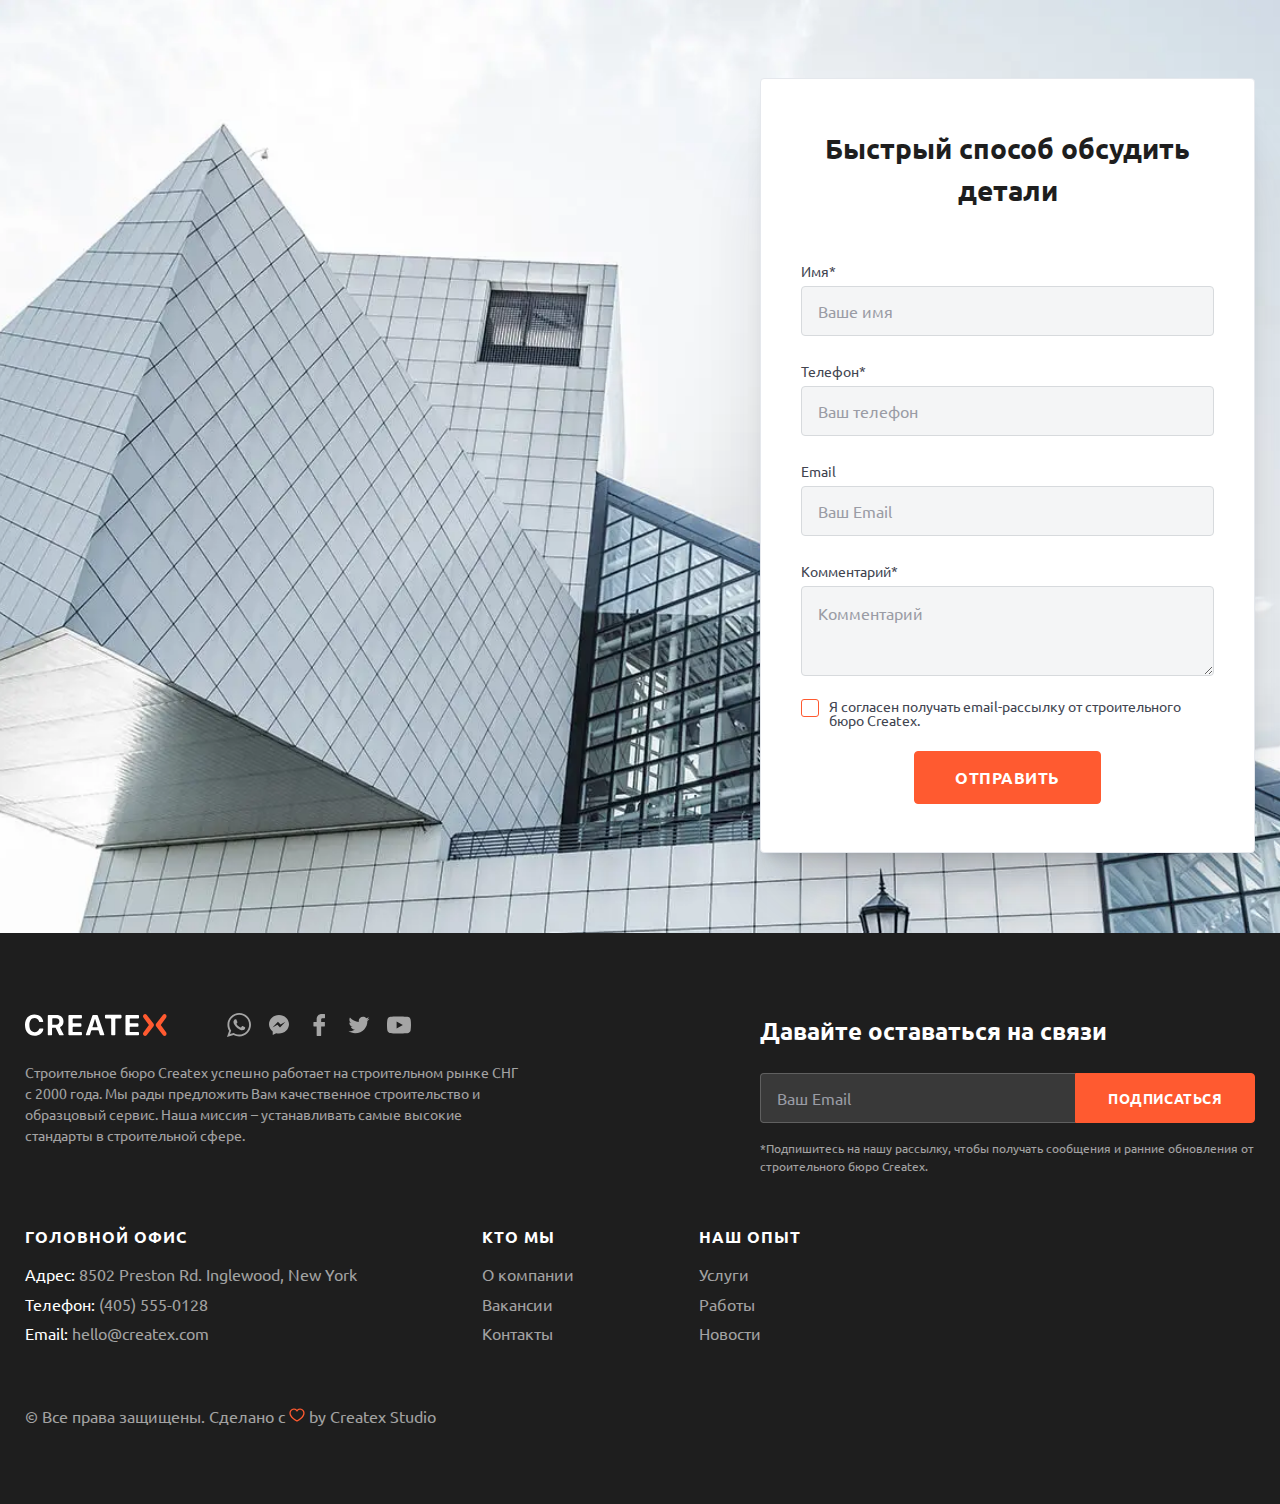
<file: service.html>
<!doctype html>
<html lang="ru">

<head>
	<title>Услуга</title>
	<meta charset="UTF-8">
	<meta name="format-detection" content="telephone=no">
	<!-- <style>body{opacity: 0;}</style> -->
	<link rel="stylesheet" href="css/style.min.css?_v=20230830195626">
	<link rel="shortcut icon" href="favicon.ico">
	<!-- <meta name="robots" content="noindex, nofollow"> -->
	<meta name="viewport" content="width=device-width, initial-scale=1.0">
</head>

<body>
	<div class="wrapper">
		<header class="header">
			<div class="container">
				<div class="header__wrapper">
					<a href="" class="header__logo logo"><svg class="svg-icon" viewBox="0 0 130 22">
							<use xlink:href="img/sprite/sprite-multy.svg#logo"></use>
						</svg></a>
					<div class="header__menu menu">
						<button type="button" class="menu__icon icon-menu"><span></span></button>
						<nav class="menu__body">
							<ul class="menu__list" data-da=".menu__body,899.98">
								<li class="menu__item"><a href="" class="menu__link"><span>О нас</span></a></li>
								<li class="menu__item"><a href="" class="menu__link"><span>Услуги</span></a></li>
								<li class="menu__item"><a href="" class="menu__link"><span>Работы</span></a></li>
								<li class="menu__item"><a href="" class="menu__link"><span>Новости</span></a></li>
								<li class="menu__item"><a href="" class="menu__link"><span>Контакты</span></a></li>
							</ul>
						</nav>
					</div>
					<div class="header__contact-to-us contact-to-us" data-da=".menu__body,429.98">
						<a href="tel:4055550128" class="contact-to-us__item item-contact">
							<div class="item-contact__icon"><svg class="svg-icon" viewBox="0 0 1 1">
									<use xlink:href="img/sprite/sprite-mono.svg#phone"></use>
								</svg></div>
							<div class="item-contact__text">
								<div class="item-contact__label">Позвоните нам</div>
								<div class="item-contact__link">(405) 555-0128</div>
							</div>
						</a>
						<a href="mailto:hello@createx.com" class="contact-to-us__item item-contact">
							<div class="item-contact__icon"><svg class="svg-icon" viewBox="0 0 1 1">
									<use xlink:href="img/sprite/sprite-mono.svg#chat"></use>
								</svg></div>
							<div class="item-contact__text">
								<div class="item-contact__label">Напишите нам</div>
								<div class="item-contact__link">hello@createx.com</div>
							</div>
						</a>
					</div>
				</div>
			</div>
		</header>
		<main class="service-page page" id="page">
			<div class="page-header">
				<div class="container">
					<div class="page-header__content">
						<div class="crumbs service-page__crumbs">
							<div class="crumbs__list">
								<a href='home.html' class='crumbs__item'>Главная</a><a href='services.html' class='crumbs__item'>Услуги</a>
								<div class='crumbs__item'>Дизайн интерьера</div>
								<!--
      <a href="" class="crumbs__item">Homepage</a>
      <div class="crumbs__item">Homepage</div>
      -->
							</div>
						</div>

						<div class="page-header__title">Дизайн интерьера</div>
						<div class="page-header__text">Dui augue nec mi mi. Ut ac lectus donec fames pellentesque. Laoreet aenean vulputate elementum blandit amet.</div>
					</div>
					<picture><source srcset="img/page-header/service.webp" type="image/webp"><img src="img/page-header/service.jpg" class="page-header__bg-img" /></picture>
				</div>
			</div>


			<div class="service-page__we-offer we-offer">
				<div class="container">
					<div class="we-offer__row">
						<div class="we-offer__img"><picture><source srcset="img/page-service/we-offer.webp" type="image/webp"><img src="img/page-service/we-offer.jpg" alt=""></picture></div>
						<div class="we-offer__info info-we-offer">
							<h2 class="info-we-offer__title">Мы предлагаем</h2>
							<div data-spollers class="spollers info-we-offer__spollers">
								<div class="spollers__item info-we-offer__spoller spoller-we-offer">
									<button type="button" data-spoller class="spollers__title spoller-we-offer__title">Дизайн интерьера квартир</button>
									<div class="spollers__body spoller-we-offer__body">Adipiscing nunc arcu enim elit mattis eu placerat proin. Imperdiet elementum faucibus dignissim purus. Fusce parturient diam magna ullamcorза мorbi semза мassa ac facilisis.</div>
								</div>
								<div class="spollers__item info-we-offer__spoller spoller-we-offer">
									<button type="button" data-spoller class="spollers__title spoller-we-offer__title">Дизайн интерьера частных домов</button>
									<div class="spollers__body spoller-we-offer__body">Adipiscing nunc arcu enim elit mattis eu placerat proin. Imperdiet elementum faucibus dignissim purus.</div>
								</div>
							</div>
						</div>
					</div>
				</div>
			</div>

			<div class="service-page__steps service-steps">
				<div class="container">
					<h2 class="service-steps__title title title_left">Вот как мы это делаем</h2>
					<div class="service-steps__row">
						<div class="service-steps__item item-service-steps">
							<div class="item-service-steps__num"><span class="item-service-steps__num-num">01</span></div>
							<div class="item-service-steps__title">Смета работ</div>
							<div class="item-service-steps__text">Culpa nostrud commodo ea consequat aliquip reprehenderit.</div>
						</div>
						<div class="service-steps__item item-service-steps">
							<div class="item-service-steps__num"><span class="item-service-steps__num-num">02</span></div>
							<div class="item-service-steps__title">Договор</div>
							<div class="item-service-steps__text">Laoreet ultrices curabitur luctus quisque consequat. Leo lorem velit imperdiet auctor et tempor.</div>
						</div>
						<div class="service-steps__item item-service-steps">
							<div class="item-service-steps__num"><span class="item-service-steps__num-num">03</span></div>
							<div class="item-service-steps__title">Мобилизация</div>
							<div class="item-service-steps__text">Odio massa scelerisque purus arcu sed velit eleifend cursus leo.</div>
						</div>
						<div class="service-steps__item item-service-steps">
							<div class="item-service-steps__num"><span class="item-service-steps__num-num">04</span></div>
							<div class="item-service-steps__title">Строительные работы</div>
							<div class="item-service-steps__text">Adipisicing esse aliqua aliquip qui amet. Aute eiusmod dolore dolore et ad et veniam ad deserunt.</div>
						</div>
					</div>
				</div>
			</div>

			<div class="service-page__benefits benefits">
				<div class="container">
					<h2 class="benefits__title title">Наши преимущества</h2>
					<div class="benefits__subtitile">Наша миссия – устанавливать самые высокие стандарты в строительной сфере.</div>
					<div class="benefits__row cards-row-with-separator">
						<div class="benefits__item item-benefits cards-row-with-separator__item item-cards-row-with-separator">
							<div class="item-benefits__icon item-cards-row-with-separator__icon"><svg class="svg-icon" viewBox="0 0 1 1">
									<use xlink:href="img/sprite/sprite-mono.svg#contract"></use>
								</svg></div>
							<h3 class="item-benefits__title item-cards-row-with-separator__title">Фиксированные условия и стоимость</h3>
							<div class="item-benefits__text item-cards-row-with-separator__text">Culpa nostrud commodo ea consequat aliquip reprehenderit. Veniam velit nostrud aliquip sunt.</div>
						</div>
						<div class="benefits__item item-benefits cards-row-with-separator__item item-cards-row-with-separator">
							<div class="item-benefits__icon item-cards-row-with-separator__icon"><svg class="svg-icon" viewBox="0 0 1 1">
									<use xlink:href="img/sprite/sprite-mono.svg#helmet"></use>
								</svg></div>
							<h3 class="item-benefits__title item-cards-row-with-separator__title">Квалифицированные работники</h3>
							<div class="item-benefits__text item-cards-row-with-separator__text">Anim reprehenderit sint voluptate exercitation adipisicing laborum adipisicing. Minim empor est ea.</div>
						</div>
						<div class="benefits__item item-benefits cards-row-with-separator__item item-cards-row-with-separator">
							<div class="item-benefits__icon item-cards-row-with-separator__icon"><svg class="svg-icon" viewBox="0 0 1 1">
									<use xlink:href="img/sprite/sprite-mono.svg#camera"></use>
								</svg></div>
							<h3 class="item-benefits__title item-cards-row-with-separator__title">Надзор и контроль</h3>
							<div class="item-benefits__text item-cards-row-with-separator__text">Sit veniam aute dolore adipisicing nulla sit culpa. Minim mollit voluptate ullamco proident ea ad.</div>
						</div>
					</div>
					<a href="" class="benefits__button button button_secondary">Обсудить проект</a>
				</div>
			</div>

			<div class="service-page__related-projects related-projects">
				<div class="container">
					<h2 class="related-projects__title title title_left title_m-700">Связанные проекты</h2>
					<div class="related-projects__slider slider-related-projects slider-t1">
						<div class="slider-related-projects__slider slider-t1__slider swiper">
							<div class="slider-related-projects__wrapper slider-t1__wrapper swiper-wrapper">
								<div class="slider-related-projects__slide slider-t1__slide swiper-slide">
									<div class="card-related-projects card-slider-t1">
										<a href="" class="card-related-projects__img card-slider-t1__img"><picture><source srcset="img/related-projects/related-projects_01.webp" type="image/webp"><img src="img/related-projects/related-projects_01.jpg" alt="" /></picture></a>
										<div class="card-related-projects__info card-slider-t1__info">
											<div class="card-related-projects__title card-slider-t1__title">Детская спальня с украшениями</div>
											<div class="card-related-projects__subtitle card-slider-t1__subtitle">Бизнес-центры</div>
											<a href="" class="card-related-projects__button button button_third card-slider-t1__button">Посмотреть проект</a>
										</div>
									</div>
								</div>
								<div class="slider-related-projects__slide slider-t1__slide swiper-slide">
									<div class="card-related-projects card-slider-t1">
										<a href="" class="card-related-projects__img card-slider-t1__img"><picture><source srcset="img/related-projects/related-projects_02.webp" type="image/webp"><img src="img/related-projects/related-projects_02.jpg" alt="" /></picture></a>
										<div class="card-related-projects__info card-slider-t1__info">
											<div class="card-related-projects__title card-slider-t1__title">Современная спальня с двуспальной кроватью</div>
											<div class="card-related-projects__subtitle card-slider-t1__subtitle">Бизнес-центры</div>
											<a href="" class="card-related-projects__button button button_third card-slider-t1__button">Посмотреть проект</a>
										</div>
									</div>
								</div>
								<div class="slider-related-projects__slide slider-t1__slide swiper-slide">
									<div class="card-related-projects card-slider-t1">
										<a href="" class="card-related-projects__img card-slider-t1__img"><picture><source srcset="img/related-projects/related-projects_03.webp" type="image/webp"><img src="img/related-projects/related-projects_03.jpg" alt="" /></picture></a>
										<div class="card-related-projects__info card-slider-t1__info">
											<div class="card-related-projects__title card-slider-t1__title">Интерьер в скандинавском стиле</div>
											<div class="card-related-projects__subtitle card-slider-t1__subtitle">Бизнес-центры</div>
											<a href="" class="card-related-projects__button button button_third card-slider-t1__button">Посмотреть проект</a>
										</div>
									</div>
								</div>
								<div class="slider-related-projects__slide slider-t1__slide swiper-slide">
									<div class="card-related-projects card-slider-t1">
										<a href="" class="card-related-projects__img card-slider-t1__img"><picture><source srcset="img/related-projects/related-projects_01.webp" type="image/webp"><img src="img/related-projects/related-projects_01.jpg" alt="" /></picture></a>
										<div class="card-related-projects__info card-slider-t1__info">
											<div class="card-related-projects__title card-slider-t1__title">Детская спальня с украшениями</div>
											<div class="card-related-projects__subtitle card-slider-t1__subtitle">Бизнес-центры</div>
											<a href="" class="card-related-projects__button button button_third card-slider-t1__button">Посмотреть проект</a>
										</div>
									</div>
								</div>
								<div class="slider-related-projects__slide slider-t1__slide swiper-slide">
									<div class="card-related-projects card-slider-t1">
										<a href="" class="card-related-projects__img card-slider-t1__img"><picture><source srcset="img/related-projects/related-projects_02.webp" type="image/webp"><img src="img/related-projects/related-projects_02.jpg" alt="" /></picture></a>
										<div class="card-related-projects__info card-slider-t1__info">
											<div class="card-related-projects__title card-slider-t1__title">Современная спальня с двуспальной кроватью</div>
											<div class="card-related-projects__subtitle card-slider-t1__subtitle">Бизнес-центры</div>
											<a href="" class="card-related-projects__button button button_third card-slider-t1__button">Посмотреть проект</a>
										</div>
									</div>
								</div>
							</div>
						</div>
						<button type="button" class="swiper-button-prev">
							<div class="swiper-button-icon">
								<svg class="svg-icon" viewBox="0 0 1 1">
									<use xlink:href="img/sprite/sprite-mono.svg#arrow-left"></use>
								</svg>
							</div>
						</button>
						<button type="button" class="swiper-button-next">
							<div class="swiper-button-icon">
								<svg class="svg-icon" viewBox="0 0 1 1">
									<use xlink:href="img/sprite/sprite-mono.svg#arrow-left"></use>
								</svg>
							</div>
						</button>
					</div>
					<div class="related-projects__more more-block">
						<div class="related-projects__text more-block__text">Ознакомьтесь со всеми нашими работами</div>
						<a href="" class="related-projects__button button button_secondary more-block__button">Посмотреть портфолио</a>
					</div>
				</div>
			</div>

			<div class="service-page__pricing pricing">
				<div class="container">
					<h2 class="pricing__title title">Цены</h2>
					<div class="pricing__subtitle">Мы предлагаем Вам три категории строительства.</div>
					<div class="pricing__table table-pricing">
						<div class="table-pricing__row table-pricing__row_main">
							<div class="table-pricing__cell table-pricing__cell_main">Этап</div>
							<div class="table-pricing__cell">
								<div class="table-pricing__title title-table-pricing">
									<span class="title-table-pricing__main">Базовый</span>
									<span class="title-table-pricing__sub">2000р за м<span class="up-index">2</span></span>
								</div>
							</div>
							<div class="table-pricing__cell">
								<div class="table-pricing__title title-table-pricing">
									<span class="title-table-pricing__main">Стандартный</span>
									<span class="title-table-pricing__sub">3000р за м<span class="up-index">2</span></span>
								</div>
							</div>
							<div class="table-pricing__cell">
								<div class="table-pricing__title title-table-pricing">
									<span class="title-table-pricing__main">Бизнес</span>
									<span class="title-table-pricing__sub">4000р за м<span class="up-index">2</span></span>
								</div>
							</div>
						</div>

						<div class="table-pricing__row">
							<div class="table-pricing__cell table-pricing__cell_main">План установки</div>
							<div class="table-pricing__cell"><svg class="svg-icon" viewBox="0 0 1 1">
									<use xlink:href="img/sprite/sprite-mono.svg#checkbox"></use>
								</svg></div>
							<div class="table-pricing__cell"><svg class="svg-icon" viewBox="0 0 1 1">
									<use xlink:href="img/sprite/sprite-mono.svg#checkbox"></use>
								</svg></div>
							<div class="table-pricing__cell"><svg class="svg-icon" viewBox="0 0 1 1">
									<use xlink:href="img/sprite/sprite-mono.svg#checkbox"></use>
								</svg></div>
						</div>

						<div class="table-pricing__row">
							<div class="table-pricing__cell table-pricing__cell_main">Планировочные решения (2-3 варианта)</div>
							<div class="table-pricing__cell"><svg class="svg-icon" viewBox="0 0 1 1">
									<use xlink:href="img/sprite/sprite-mono.svg#checkbox"></use>
								</svg></div>
							<div class="table-pricing__cell"><svg class="svg-icon" viewBox="0 0 1 1">
									<use xlink:href="img/sprite/sprite-mono.svg#checkbox"></use>
								</svg></div>
							<div class="table-pricing__cell"><svg class="svg-icon" viewBox="0 0 1 1">
									<use xlink:href="img/sprite/sprite-mono.svg#checkbox"></use>
								</svg></div>
						</div>

						<div class="table-pricing__row">
							<div class="table-pricing__cell table-pricing__cell_main">План освещения</div>
							<div class="table-pricing__cell"><svg class="svg-icon" viewBox="0 0 1 1">
									<use xlink:href="img/sprite/sprite-mono.svg#checkbox"></use>
								</svg></div>
							<div class="table-pricing__cell"><svg class="svg-icon" viewBox="0 0 1 1">
									<use xlink:href="img/sprite/sprite-mono.svg#checkbox"></use>
								</svg></div>
							<div class="table-pricing__cell"><svg class="svg-icon" viewBox="0 0 1 1">
									<use xlink:href="img/sprite/sprite-mono.svg#checkbox"></use>
								</svg></div>
						</div>

						<div class="table-pricing__row">
							<div class="table-pricing__cell table-pricing__cell_main">План полов</div>
							<div class="table-pricing__cell"><svg class="svg-icon" viewBox="0 0 1 1">
									<use xlink:href="img/sprite/sprite-mono.svg#checkbox"></use>
								</svg></div>
							<div class="table-pricing__cell"><svg class="svg-icon" viewBox="0 0 1 1">
									<use xlink:href="img/sprite/sprite-mono.svg#checkbox"></use>
								</svg></div>
							<div class="table-pricing__cell"><svg class="svg-icon" viewBox="0 0 1 1">
									<use xlink:href="img/sprite/sprite-mono.svg#checkbox"></use>
								</svg></div>
						</div>

						<div class="table-pricing__row">
							<div class="table-pricing__cell table-pricing__cell_main">Схема укладки теплого пола</div>
							<div class="table-pricing__cell"><svg class="svg-icon" viewBox="0 0 1 1">
									<use xlink:href="img/sprite/sprite-mono.svg#checkbox"></use>
								</svg></div>
							<div class="table-pricing__cell"><svg class="svg-icon" viewBox="0 0 1 1">
									<use xlink:href="img/sprite/sprite-mono.svg#checkbox"></use>
								</svg></div>
							<div class="table-pricing__cell"><svg class="svg-icon" viewBox="0 0 1 1">
									<use xlink:href="img/sprite/sprite-mono.svg#checkbox"></use>
								</svg></div>
						</div>

						<div class="table-pricing__row">
							<div class="table-pricing__cell table-pricing__cell_main">Расположение зон кондиционера</div>
							<div class="table-pricing__cell"><svg class="svg-icon" viewBox="0 0 1 1">
									<use xlink:href="img/sprite/sprite-mono.svg#checkbox"></use>
								</svg></div>
							<div class="table-pricing__cell"><svg class="svg-icon" viewBox="0 0 1 1">
									<use xlink:href="img/sprite/sprite-mono.svg#checkbox"></use>
								</svg></div>
							<div class="table-pricing__cell"><svg class="svg-icon" viewBox="0 0 1 1">
									<use xlink:href="img/sprite/sprite-mono.svg#checkbox"></use>
								</svg></div>
						</div>

						<div class="table-pricing__row">
							<div class="table-pricing__cell table-pricing__cell_main">3D визуализация всех помещений</div>
							<div class="table-pricing__cell table-pricing__cell_text">упрощенная</div>
							<div class="table-pricing__cell"><svg class="svg-icon" viewBox="0 0 1 1">
									<use xlink:href="img/sprite/sprite-mono.svg#checkbox"></use>
								</svg></div>
							<div class="table-pricing__cell"><svg class="svg-icon" viewBox="0 0 1 1">
									<use xlink:href="img/sprite/sprite-mono.svg#checkbox"></use>
								</svg></div>
						</div>

						<div class="table-pricing__row">
							<div class="table-pricing__cell table-pricing__cell_main">Визуализация каждой комнаты (3-4 ракурса)</div>
							<div class="table-pricing__cell"></div>
							<div class="table-pricing__cell"></div>
							<div class="table-pricing__cell"><svg class="svg-icon" viewBox="0 0 1 1">
									<use xlink:href="img/sprite/sprite-mono.svg#checkbox"></use>
								</svg></div>
						</div>

						<div class="table-pricing__row">
							<div class="table-pricing__cell table-pricing__cell_main">Условия</div>
							<div class="table-pricing__cell table-pricing__cell_days">10 дней</div>
							<div class="table-pricing__cell table-pricing__cell_days">20 дней</div>
							<div class="table-pricing__cell table-pricing__cell_days">30 дней</div>
						</div>

						<div class="table-pricing__row">
							<div class="table-pricing__cell table-pricing__cell_main"></div>
							<div class="table-pricing__cell"><a href="" class="table-pricing__button button button_third">Выбрать</a></div>
							<div class="table-pricing__cell"><a href="" class="table-pricing__button button button_third">Выбрать</a></div>
							<div class="table-pricing__cell"><a href="" class="table-pricing__button button button_third">Выбрать</a></div>
						</div>




					</div>
				</div>
			</div>

			<div class="service-page__partners partners">
				<div class="container">
					<h2 class="partners__title title">При поддержке более 12 партнеров</h2>
					<div class="partners__row">
						<a href="" class="partners__item item-partners">
							<picture><source srcset="img/partners/partner-logo_01.webp" type="image/webp"><img src="img/partners/partner-logo_01.png" alt="" /></picture>
						</a>
						<a href="" class="partners__item item-partners">
							<picture><source srcset="img/partners/partner-logo_02.webp" type="image/webp"><img src="img/partners/partner-logo_02.png" alt="" /></picture>
						</a>
						<a href="" class="partners__item item-partners">
							<picture><source srcset="img/partners/partner-logo_03.webp" type="image/webp"><img src="img/partners/partner-logo_03.png" alt="" /></picture>
						</a>
						<a href="" class="partners__item item-partners">
							<picture><source srcset="img/partners/partner-logo_04.webp" type="image/webp"><img src="img/partners/partner-logo_04.png" alt="" /></picture>
						</a>
						<a href="" class="partners__item item-partners">
							<picture><source srcset="img/partners/partner-logo_05.webp" type="image/webp"><img src="img/partners/partner-logo_05.png" alt="" /></picture>
						</a>
						<a href="" class="partners__item item-partners">
							<picture><source srcset="img/partners/partner-logo_06.webp" type="image/webp"><img src="img/partners/partner-logo_06.png" alt="" /></picture>
						</a>
					</div>
				</div>
			</div>

			<div class="service-page__form-request form-request">
				<div class="container">
					<form action="">
						<div class="request-form form-request__form">
							<div class="request-form__title">Быстрый способ обсудить детали</div>
							<div class="request-form__input-wrapper input-wrapper input-wrapper_label">
								<div class="input-wrapper__label">Имя*</div>
								<input autocomplete="off" type="text" name="form[]" data-error="Ошибка" placeholder="Ваше имя" class="input input-wrapper__input" />
							</div>
							<div class="request-form__input-wrapper input-wrapper input-wrapper_label">
								<div class="input-wrapper__label">Телефон*</div>
								<input autocomplete="off" type="text" name="form[]" data-error="Ошибка" placeholder="Ваш телефон" class="input input-wrapper__input" />
							</div>
							<div class="request-form__input-wrapper input-wrapper input-wrapper_label">
								<div class="input-wrapper__label">Email</div>
								<input autocomplete="off" type="text" name="form[]" data-error="Ошибка" placeholder="Ваш Email" class="input input-wrapper__input" />
							</div>
							<div class="request-form__input-wrapper input-wrapper input-wrapper_label">
								<div class="input-wrapper__label">Комментарий*</div>
								<textarea autocomplete="off" type="text" name="form[]" data-error="Ошибка" placeholder="Комментарий" class="input input-wrapper__input input-wrapper__input_comment" rows="3"></textarea>
							</div>
							<div class="checkbox request-form__checkbox">
								<input id="c_1" data-error="Ошибка" class="checkbox__input" type="checkbox" value="1" name="form[]" />
								<label for="c_1" class="checkbox__label"><span class="checkbox__text">Я согласен получать email-рассылку от строительного бюро Createx.</span></label>
							</div>
							<div class="request-form__button-wrapper">
								<button type="submit" class="request-form__button button button_secondary">Отправить</button>
							</div>
						</div>
					</form>
				</div>
			</div>




		</main>
		<footer class="footer">
			<div class="container">
				<div class="to-top">
					<span>вверх</span>
					<svg data-goto="#page" class="svg-icon" viewBox="0 0 1 1">
						<use xlink:href="img/sprite/sprite-mono.svg#up-chevron"></use>
					</svg>
				</div>
				<div class="footer__grid">
					<div class="footer__row footer__row_1">
						<div class="footer__main">
							<a href="" class="footer__logo logo">
								<svg class="svg-icon" viewBox="0 0 130 22">
									<use xlink:href="img/sprite/sprite-multy.svg#logo_white"></use>
								</svg>
							</a>
							<div class="footer__socials">
								<a href="" class="footer__socials-link">
									<svg class="svg-icon" viewBox="0 0 1 1">
										<use xlink:href="img/sprite/sprite-mono.svg#whatsapp"></use>
									</svg>
								</a>
								<a href="" class="footer__socials-link">
									<svg class="svg-icon" viewBox="0 0 1 1">
										<use xlink:href="img/sprite/sprite-mono.svg#messanger"></use>
									</svg>
								</a>
								<a href="" class="footer__socials-link">
									<svg class="svg-icon" viewBox="0 0 1 1">
										<use xlink:href="img/sprite/sprite-mono.svg#facebook"></use>
									</svg>
								</a>
								<a href="" class="footer__socials-link">
									<svg class="svg-icon" viewBox="0 0 1 1">
										<use xlink:href="img/sprite/sprite-mono.svg#twitter"></use>
									</svg>
								</a>
								<a href="" class="footer__socials-link">
									<svg class="svg-icon" viewBox="0 0 1 1">
										<use xlink:href="img/sprite/sprite-mono.svg#youtube"></use>
									</svg>
								</a>
							</div>
							<div class="footer__history">
								<p>Строительное бюро Createx успешно работает на строительном рынке СНГ с 2000 года. Мы рады предложить Вам качественное строительство и образцовый сервис. Наша миссия – устанавливать самые высокие стандарты в строительной сфере.</p>
							</div>
						</div>
						<div class="footer__email-newsletter email-newsletter">
							<div class="email-newsletter__title">Давайте оставаться на связи</div>
							<div class="email-newsletter__input-block">
								<div class="email-newsletter__input-wrapper input-wrapper">
									<input autocomplete="off" type="text" name="form[]" data-error="Ошибка" placeholder="Ваш Email" class="input input-wrapper__input" />
								</div>
								<button class="email-newsletter__button button button_secondary">Подписаться</button>
							</div>
							<div class="email-newsletter__subtitle">
								<p>*Подпишитесь на нашу рассылку, чтобы получать сообщения и ранние обновления от строительного бюро Createx.</p>
							</div>
						</div>
					</div>
					<div class="footer__row footer__row_2">
						<div class="footer__location nav-footer">
							<h4 class="nav-footer__title footer__title">Головной офис</h4>
							<div class="nav-footer__list">
								<div class="nav-footer__item">
									<p><span class="c-white">Адрес:</span> <a href="">8502 Preston Rd. Inglewood, New York</a></p>
								</div>
								<div class="nav-footer__item">
									<p><span class="c-white">Телефон:</span> <a href="tel:4055550128">(405) 555-0128</a></p>
								</div>
								<div class="nav-footer__item">
									<p><span class="c-white">Email:</span> <a href="mailto:hello@createx.com">hello@createx.com</a></p>
								</div>
							</div>
						</div>
						<div class="footer__who-we-are nav-footer">
							<h4 class="footer__title">Кто мы</h4>
							<div class="nav-footer__list-wrapper">
								<nav class="nav-footer__list">
									<div class="nav-footer__item"><a href="">О компании</a></div>
									<div class="nav-footer__item"><a href="">Вакансии</a></div>
									<div class="nav-footer__item"><a href="">Контакты</a></div>
								</nav>
							</div>
						</div>
						<div class="footer__our-experience nav-footer">
							<h4 class="footer__title">НАШ ОПЫТ</h4>
							<div class="nav-footer__list-wrapper">
								<nav class="nav-footer__list">
									<div class="nav-footer__item"><a href="">Услуги</a></div>
									<div class="nav-footer__item"><a href="">Работы</a></div>
									<div class="nav-footer__item"><a href="">Новости</a></div>
								</nav>
							</div>
						</div>
					</div>
					<div class="footer__row footer__row_3">
						<div class="footer__copy">
							<span>&copy; Все права защищены. Сделано с <svg class="svg-icon" viewBox="0 0 1 1">
									<use xlink:href="img/sprite/sprite-mono.svg#heart"></use>
								</svg> by Createx Studio</span>
						</div>
					</div>
				</div>
			</div>
		</footer>

	</div>
	<div id="popup-sub-newsletter" aria-hidden="true" class="popup">
		<div class="popup__wrapper">
			<div class="popup__content">
				<div class="popup__close-wrapper">
					<button data-close type="button" class="popup__close"></button>
				</div>
				<div class="popup__text popup-subscribe-newsletter">
					<h2 class="popup-subscribe-newsletter__title popup__title">Подписка на новостную рассылку</h2>
					<form action="#">
						<div class="input-wrapper input-wrapper_label popup__input">
							<div class="input-wrapper__label">Имя*</div>
							<input autocomplete="off" type="text" name="form[]" data-error="Ошибка" placeholder="Ваше имя" class="input input-wrapper__input">
						</div>
						<div class="input-wrapper input-wrapper_label popup__input">
							<div class="input-wrapper__label">Email*</div>
							<input autocomplete="off" type="text" name="form[]" data-error="Ошибка" placeholder="Ваш email" class="input input-wrapper__input">
						</div>
						<button type="submit" class="popup__button button button_secondary">Отправить</button>
					</form>
				</div>
			</div>
		</div>
	</div>


	<div id="popup-send-cv" aria-hidden="true" class="popup">
		<div class="popup__wrapper">
			<div class="popup__content">
				<div class="popup__close-wrapper">
					<button data-close type="button" class="popup__close"></button>
				</div>
				<div class="popup__text popup-send-cv-cl">
					<h2 class="popup-send-cv-cl__title popup__title">Отправить резюме</h2>
					<form action="#">
						<div class="input-wrapper input-wrapper_label popup__input">
							<div class="input-wrapper__label">Имя*</div>
							<input autocomplete="off" type="text" name="form[]" data-error="Ошибка" placeholder="Ваше имя" class="input input-wrapper__input">
						</div>
						<div class="input-wrapper input-wrapper_label popup__input">
							<div class="input-wrapper__label">Местоположение*</div>
							<select name="form[]" class="form">
								<option value="" data-class="select__placeholder">Выберите ваше местоположение</option>
								<option value="1">Местоположение №1</option>
								<option value="2">Местоположение №2</option>
								<option value="3">Местоположение №3</option>
								<option value="4">Местоположение №4</option>
							</select>
						</div>

						<div class="input-wrapper input-wrapper_label popup__input">
							<div class="input-wrapper__label">Телефон*</div>
							<input autocomplete="off" type="text" name="form[]" data-error="Ошибка" placeholder="Ваш номер телефона" class="input input-wrapper__input">
						</div>
						<div class="input-wrapper input-wrapper_label popup__input">
							<div class="input-wrapper__label">Email*</div>
							<input autocomplete="off" type="text" name="form[]" data-error="Ошибка" placeholder="Ваш email" class="input input-wrapper__input">
						</div>
						<button type="submit" class="popup__button button button_secondary">Отправить</button>
					</form>
				</div>
			</div>
		</div>
	</div>
	<script src="js/app.min.js?_v=20230830195626"></script>
</body>

</html>
<!--
<div class="want-know-more__input-wrapper input-know-more">
   <div class="input-know-more__label">Имя</div>
   <input autocomplete="off" type="text" name="form[]" data-error="Ошибка" placeholder="Ваше имя" class="input input-know-more__input" />
</div>
-->
</file>
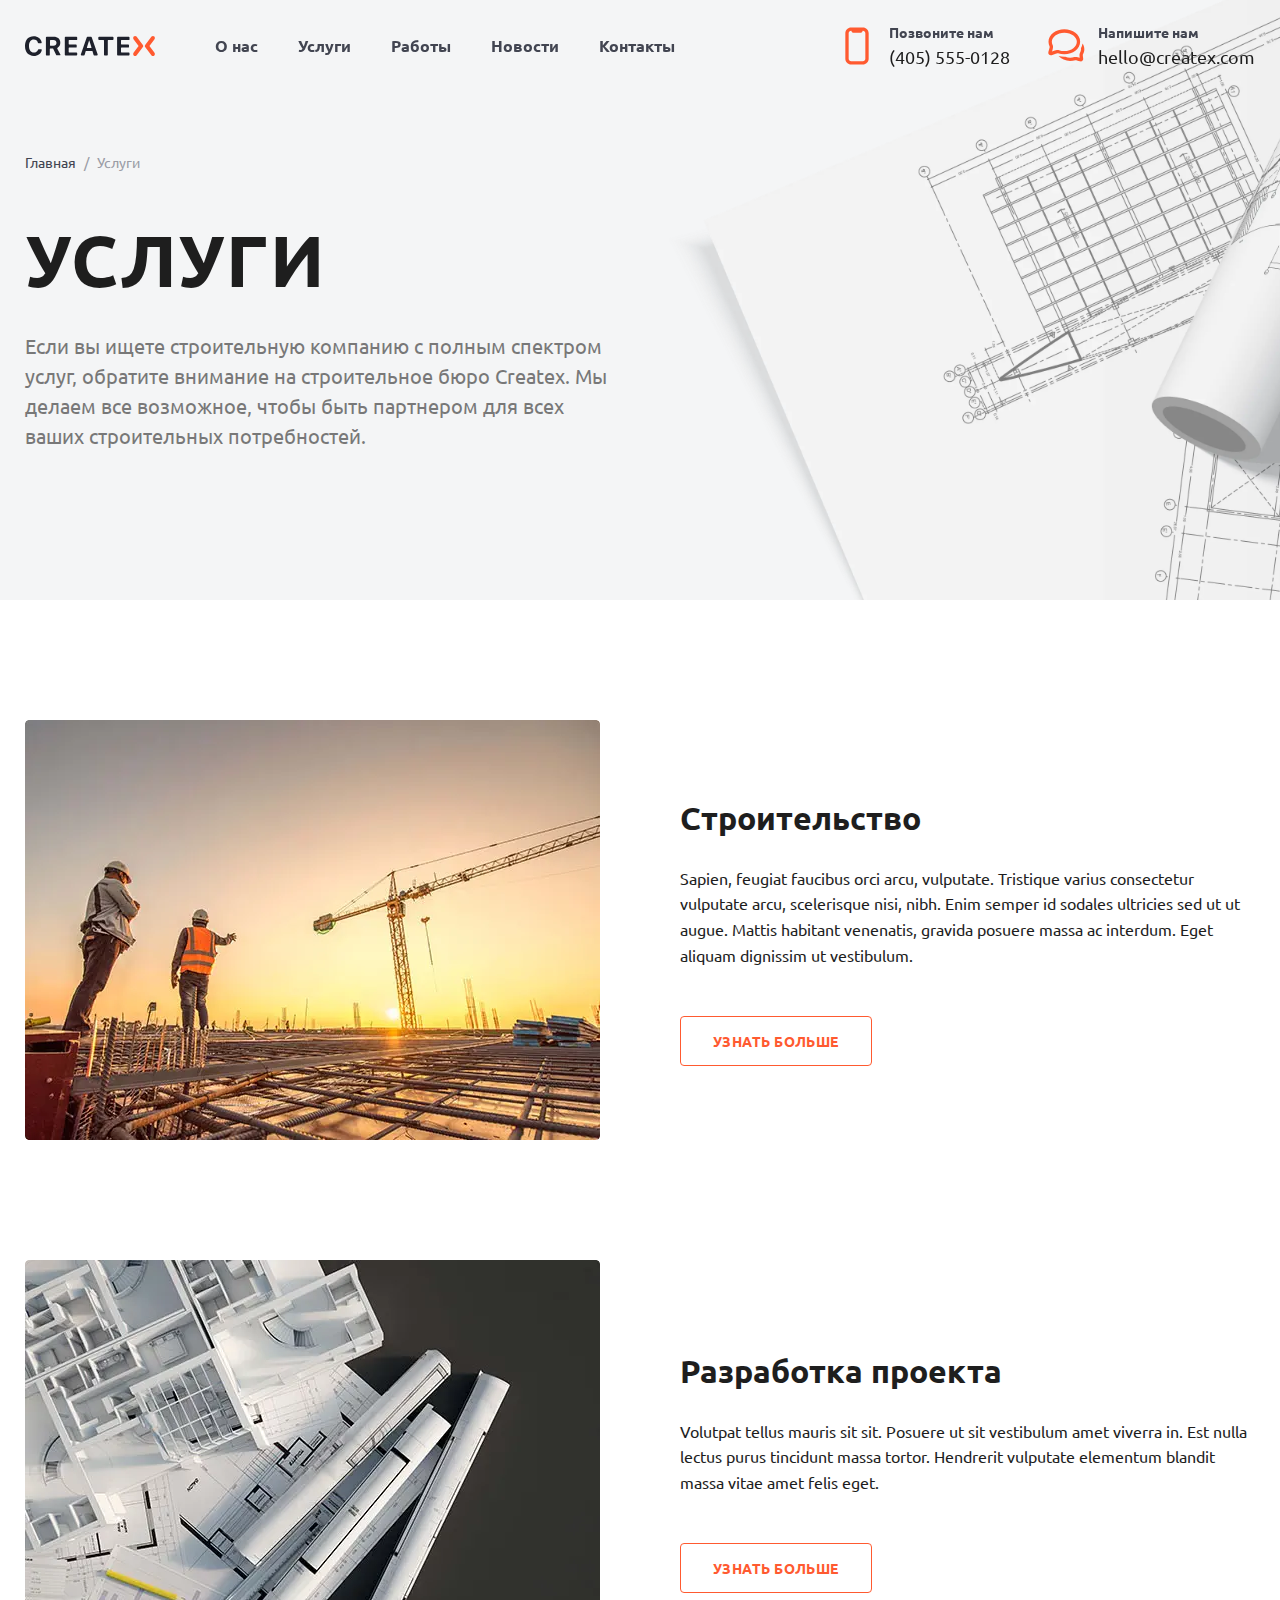
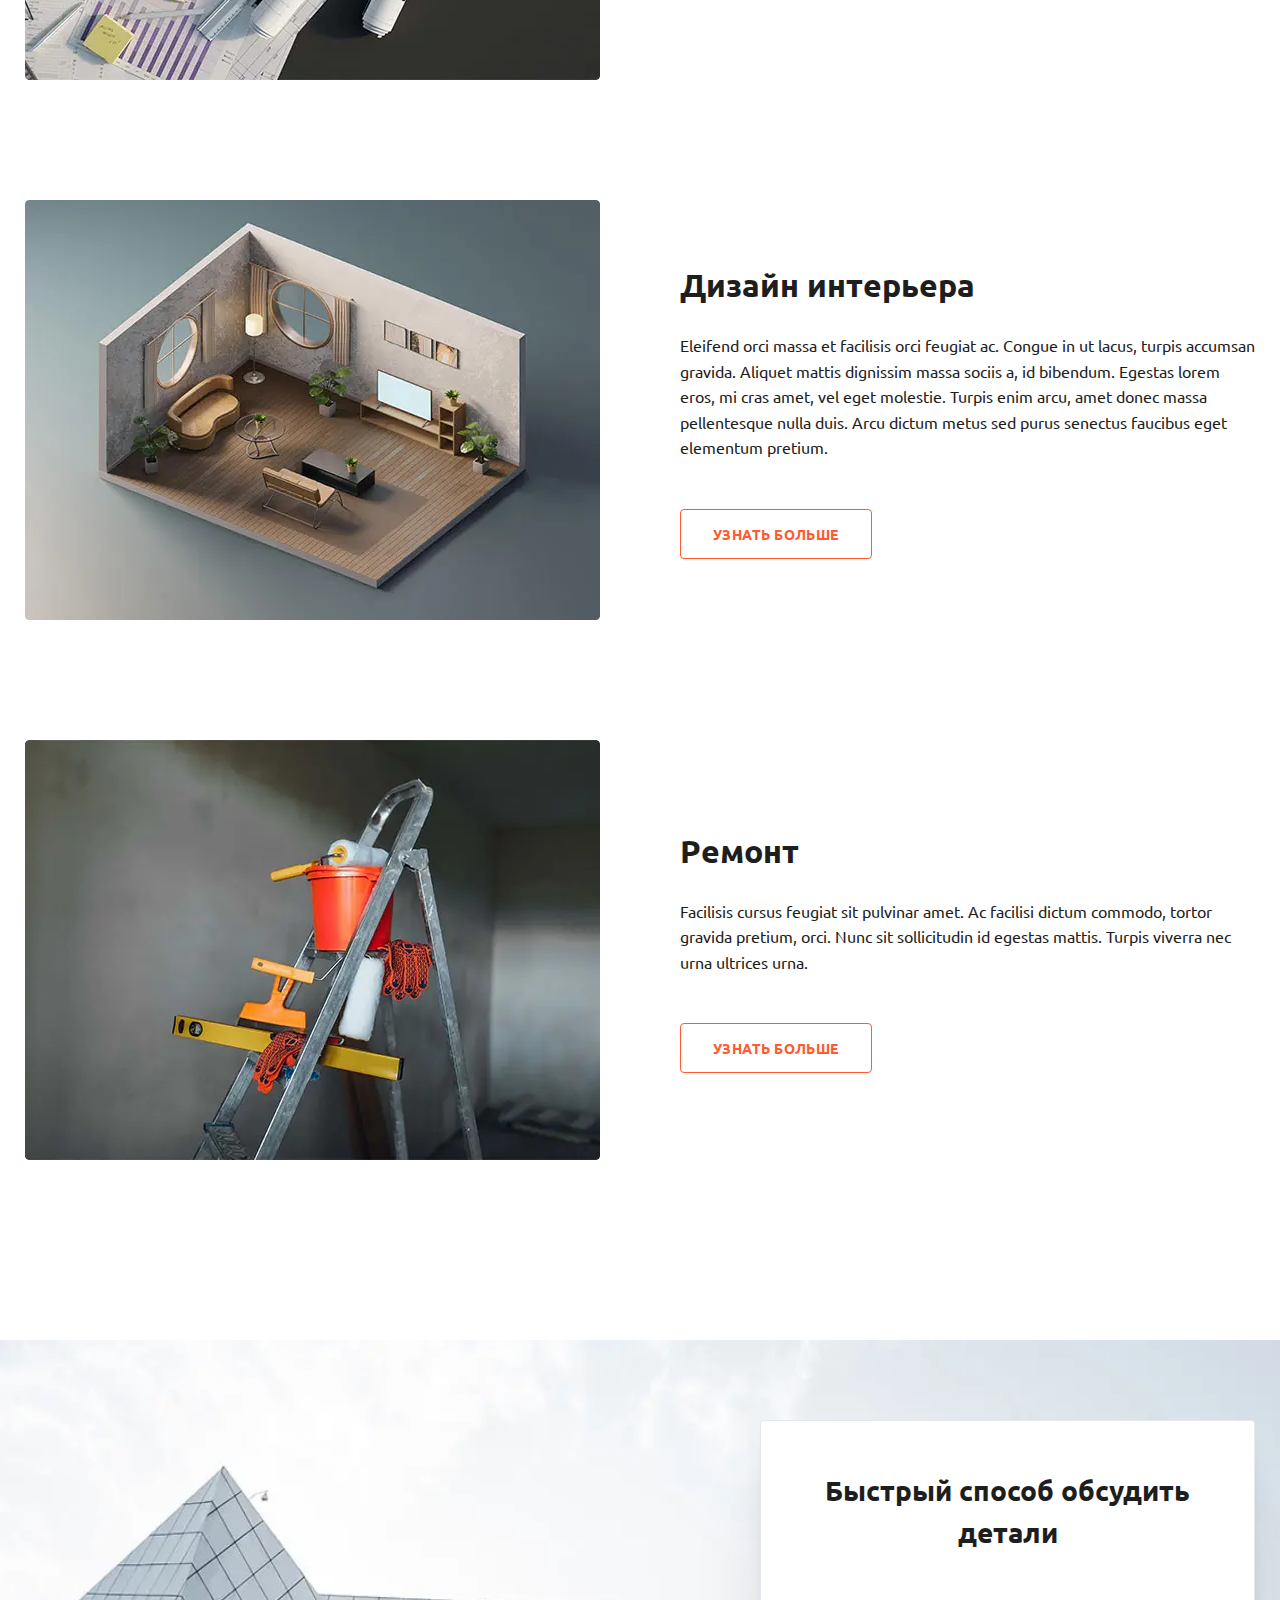
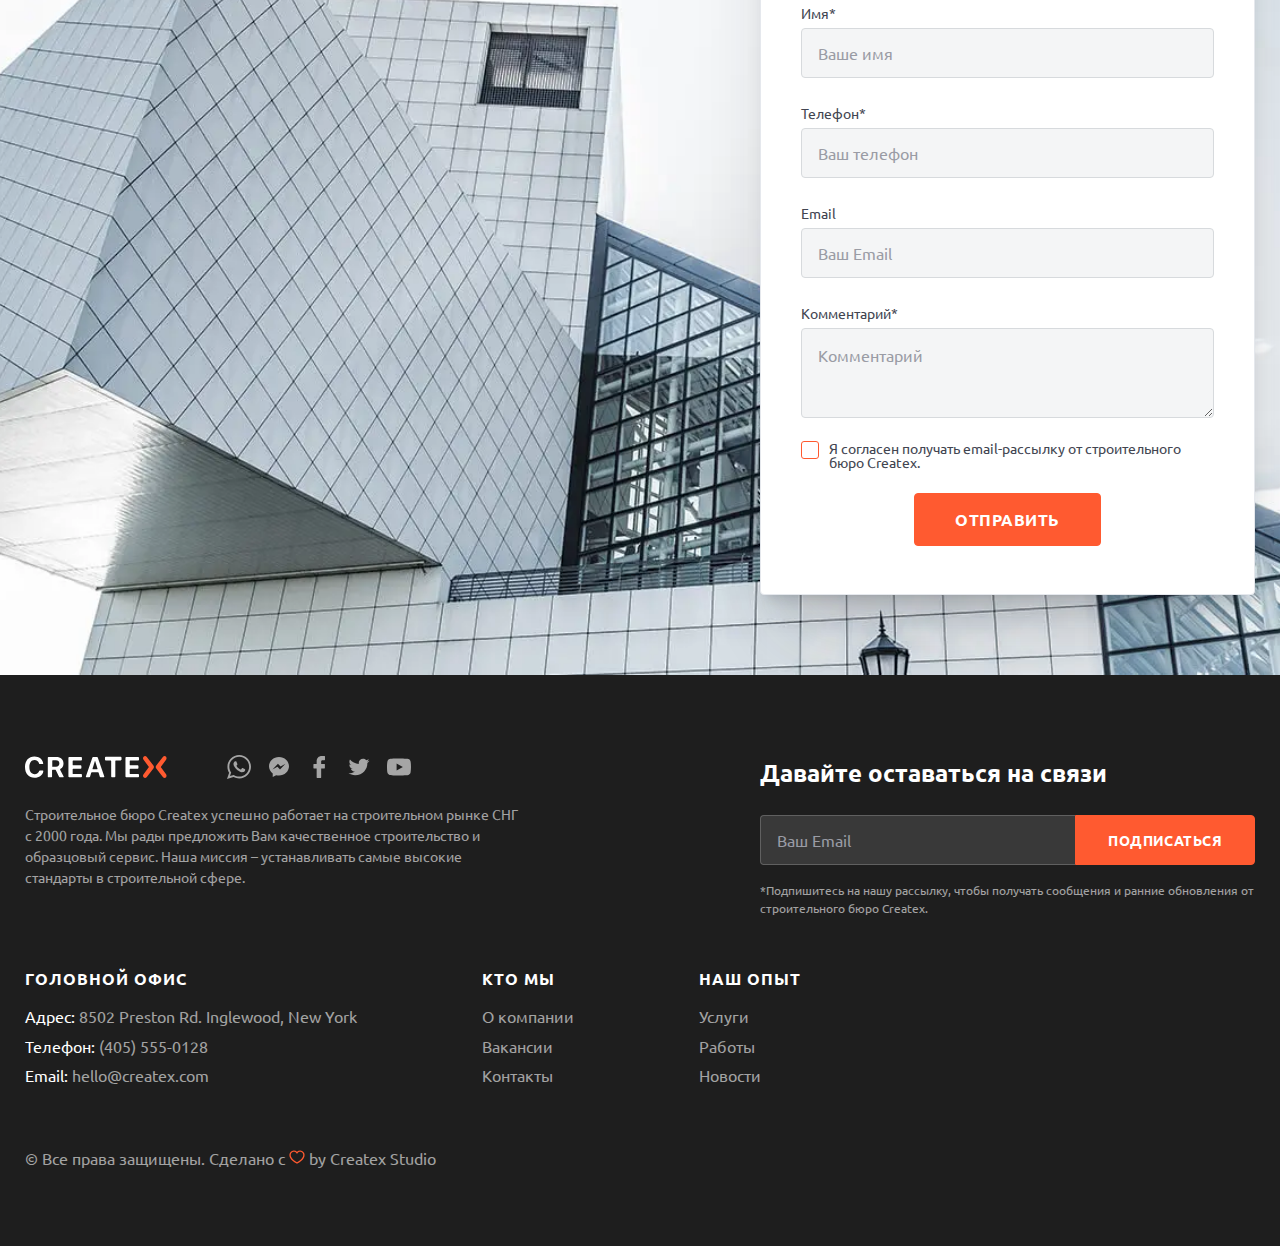
<file: services.html>
<!doctype html>
<html lang="ru">

<head>
	<title>Услуги</title>
	<meta charset="UTF-8">
	<meta name="format-detection" content="telephone=no">
	<!-- <style>body{opacity: 0;}</style> -->
	<link rel="stylesheet" href="css/style.min.css?_v=20230830195626">
	<link rel="shortcut icon" href="favicon.ico">
	<!-- <meta name="robots" content="noindex, nofollow"> -->
	<meta name="viewport" content="width=device-width, initial-scale=1.0">
</head>

<body>
	<div class="wrapper">
		<header class="header">
			<div class="container">
				<div class="header__wrapper">
					<a href="" class="header__logo logo"><svg class="svg-icon" viewBox="0 0 130 22">
							<use xlink:href="img/sprite/sprite-multy.svg#logo"></use>
						</svg></a>
					<div class="header__menu menu">
						<button type="button" class="menu__icon icon-menu"><span></span></button>
						<nav class="menu__body">
							<ul class="menu__list" data-da=".menu__body,899.98">
								<li class="menu__item"><a href="" class="menu__link"><span>О нас</span></a></li>
								<li class="menu__item"><a href="" class="menu__link"><span>Услуги</span></a></li>
								<li class="menu__item"><a href="" class="menu__link"><span>Работы</span></a></li>
								<li class="menu__item"><a href="" class="menu__link"><span>Новости</span></a></li>
								<li class="menu__item"><a href="" class="menu__link"><span>Контакты</span></a></li>
							</ul>
						</nav>
					</div>
					<div class="header__contact-to-us contact-to-us" data-da=".menu__body,429.98">
						<a href="tel:4055550128" class="contact-to-us__item item-contact">
							<div class="item-contact__icon"><svg class="svg-icon" viewBox="0 0 1 1">
									<use xlink:href="img/sprite/sprite-mono.svg#phone"></use>
								</svg></div>
							<div class="item-contact__text">
								<div class="item-contact__label">Позвоните нам</div>
								<div class="item-contact__link">(405) 555-0128</div>
							</div>
						</a>
						<a href="mailto:hello@createx.com" class="contact-to-us__item item-contact">
							<div class="item-contact__icon"><svg class="svg-icon" viewBox="0 0 1 1">
									<use xlink:href="img/sprite/sprite-mono.svg#chat"></use>
								</svg></div>
							<div class="item-contact__text">
								<div class="item-contact__label">Напишите нам</div>
								<div class="item-contact__link">hello@createx.com</div>
							</div>
						</a>
					</div>
				</div>
			</div>
		</header>
		<main class="services-page page" id="page">
			<div class="page-header">
				<div class="container">
					<div class="page-header__content">
						<div class="crumbs services-page__crumbs">
							<div class="crumbs__list">
								<a href='home.html' class='crumbs__item'>Главная</a>
								<div class='crumbs__item'>Услуги</div>
								<!--
      <a href="" class="crumbs__item">Homepage</a>
      <div class="crumbs__item">Homepage</div>
      -->
							</div>
						</div>

						<div class="page-header__title">Услуги</div>
						<div class="page-header__text">Если вы ищете строительную компанию с полным спектром услуг, обратите внимание на строительное бюро Createx. Мы делаем все возможное, чтобы быть партнером для всех ваших строительных потребностей.</div>
					</div>
					<picture><source srcset="img/page-header/services.webp" type="image/webp"><img src="img/page-header/services.png" class="page-header__bg-img" /></picture>
				</div>
			</div>


			<div class="services-page__services-block services-block">
				<div class="container">

					<div class="services-block__list">
						<div class="services-block__item item-service">
							<div class="item-service__img"><picture><source srcset="img/services//services__list/service_01.webp" type="image/webp"><img src="img/services//services__list/service_01.jpg" alt=""></picture></div>
							<div class="item-service__info info-service">
								<div class="info-service__title">Строительство</div>
								<div class="info-service__text">
									<p>Sapien, feugiat faucibus orci arcu, vulputate. Tristique varius consectetur vulputate arcu, scelerisque nisi, nibh. Enim semper id sodales ultricies sed ut ut augue. Mattis habitant venenatis, gravida posuere massa ac interdum. Eget aliquam dignissim ut vestibulum.</p>
								</div>
								<a href="" class="info-service__button button button_third">Узнать больше</a>
							</div>
						</div>
						<div class="services-block__item item-service">
							<div class="item-service__img"><picture><source srcset="img/services//services__list/service_02.webp" type="image/webp"><img src="img/services//services__list/service_02.jpg" alt=""></picture></div>
							<div class="item-service__info info-service">
								<div class="info-service__title">Разработка проекта</div>
								<div class="info-service__text">
									<p>Volutpat tellus mauris sit sit. Posuere ut sit vestibulum amet viverra in. Est nulla lectus purus tincidunt massa tortor. Hendrerit vulputate elementum blandit massa vitae amet felis eget.</p>
								</div>
								<a href="" class="info-service__button button button_third">Узнать больше</a>
							</div>
						</div>
						<div class="services-block__item item-service">
							<div class="item-service__img"><picture><source srcset="img/services//services__list/service_03.webp" type="image/webp"><img src="img/services//services__list/service_03.jpg" alt=""></picture></div>
							<div class="item-service__info info-service">
								<div class="info-service__title">Дизайн интерьера</div>
								<div class="info-service__text">
									<p>Eleifend orci massa et facilisis orci feugiat ac. Congue in ut lacus, turpis accumsan gravida. Aliquet mattis dignissim massa sociis a, id bibendum. Egestas lorem eros, mi cras amet, vel eget molestie. Turpis enim arcu, amet donec massa pellentesque nulla duis. Arcu dictum metus sed purus senectus faucibus eget elementum pretium.</p>
								</div>
								<a href="" class="info-service__button button button_third">Узнать больше</a>
							</div>
						</div>
						<div class="services-block__item item-service">
							<div class="item-service__img"><picture><source srcset="img/services//services__list/service_04.webp" type="image/webp"><img src="img/services//services__list/service_04.jpg" alt=""></picture></div>
							<div class="item-service__info info-service">
								<div class="info-service__title">Ремонт</div>
								<div class="info-service__text">
									<p>Facilisis cursus feugiat sit pulvinar amet. Ac facilisi dictum commodo, tortor gravida pretium, orci. Nunc sit sollicitudin id egestas mattis. Turpis viverra nec urna ultrices urna.</p>
								</div>
								<a href="" class="info-service__button button button_third">Узнать больше</a>
							</div>
						</div>
					</div>
				</div>
			</div>

			<div class="services-page__form-request form-request">
				<div class="container">
					<form action="">
						<div class="request-form form-request__form">
							<div class="request-form__title">Быстрый способ обсудить детали</div>
							<div class="request-form__input-wrapper input-wrapper input-wrapper_label">
								<div class="input-wrapper__label">Имя*</div>
								<input autocomplete="off" type="text" name="form[]" data-error="Ошибка" placeholder="Ваше имя" class="input input-wrapper__input" />
							</div>
							<div class="request-form__input-wrapper input-wrapper input-wrapper_label">
								<div class="input-wrapper__label">Телефон*</div>
								<input autocomplete="off" type="text" name="form[]" data-error="Ошибка" placeholder="Ваш телефон" class="input input-wrapper__input" />
							</div>
							<div class="request-form__input-wrapper input-wrapper input-wrapper_label">
								<div class="input-wrapper__label">Email</div>
								<input autocomplete="off" type="text" name="form[]" data-error="Ошибка" placeholder="Ваш Email" class="input input-wrapper__input" />
							</div>
							<div class="request-form__input-wrapper input-wrapper input-wrapper_label">
								<div class="input-wrapper__label">Комментарий*</div>
								<textarea autocomplete="off" type="text" name="form[]" data-error="Ошибка" placeholder="Комментарий" class="input input-wrapper__input input-wrapper__input_comment" rows="3"></textarea>
							</div>
							<div class="checkbox request-form__checkbox">
								<input id="c_1" data-error="Ошибка" class="checkbox__input" type="checkbox" value="1" name="form[]" />
								<label for="c_1" class="checkbox__label"><span class="checkbox__text">Я согласен получать email-рассылку от строительного бюро Createx.</span></label>
							</div>
							<div class="request-form__button-wrapper">
								<button type="submit" class="request-form__button button button_secondary">Отправить</button>
							</div>
						</div>
					</form>
				</div>
			</div>

		</main>
		<footer class="footer">
			<div class="container">
				<div class="to-top">
					<span>вверх</span>
					<svg data-goto="#page" class="svg-icon" viewBox="0 0 1 1">
						<use xlink:href="img/sprite/sprite-mono.svg#up-chevron"></use>
					</svg>
				</div>
				<div class="footer__grid">
					<div class="footer__row footer__row_1">
						<div class="footer__main">
							<a href="" class="footer__logo logo">
								<svg class="svg-icon" viewBox="0 0 130 22">
									<use xlink:href="img/sprite/sprite-multy.svg#logo_white"></use>
								</svg>
							</a>
							<div class="footer__socials">
								<a href="" class="footer__socials-link">
									<svg class="svg-icon" viewBox="0 0 1 1">
										<use xlink:href="img/sprite/sprite-mono.svg#whatsapp"></use>
									</svg>
								</a>
								<a href="" class="footer__socials-link">
									<svg class="svg-icon" viewBox="0 0 1 1">
										<use xlink:href="img/sprite/sprite-mono.svg#messanger"></use>
									</svg>
								</a>
								<a href="" class="footer__socials-link">
									<svg class="svg-icon" viewBox="0 0 1 1">
										<use xlink:href="img/sprite/sprite-mono.svg#facebook"></use>
									</svg>
								</a>
								<a href="" class="footer__socials-link">
									<svg class="svg-icon" viewBox="0 0 1 1">
										<use xlink:href="img/sprite/sprite-mono.svg#twitter"></use>
									</svg>
								</a>
								<a href="" class="footer__socials-link">
									<svg class="svg-icon" viewBox="0 0 1 1">
										<use xlink:href="img/sprite/sprite-mono.svg#youtube"></use>
									</svg>
								</a>
							</div>
							<div class="footer__history">
								<p>Строительное бюро Createx успешно работает на строительном рынке СНГ с 2000 года. Мы рады предложить Вам качественное строительство и образцовый сервис. Наша миссия – устанавливать самые высокие стандарты в строительной сфере.</p>
							</div>
						</div>
						<div class="footer__email-newsletter email-newsletter">
							<div class="email-newsletter__title">Давайте оставаться на связи</div>
							<div class="email-newsletter__input-block">
								<div class="email-newsletter__input-wrapper input-wrapper">
									<input autocomplete="off" type="text" name="form[]" data-error="Ошибка" placeholder="Ваш Email" class="input input-wrapper__input" />
								</div>
								<button class="email-newsletter__button button button_secondary">Подписаться</button>
							</div>
							<div class="email-newsletter__subtitle">
								<p>*Подпишитесь на нашу рассылку, чтобы получать сообщения и ранние обновления от строительного бюро Createx.</p>
							</div>
						</div>
					</div>
					<div class="footer__row footer__row_2">
						<div class="footer__location nav-footer">
							<h4 class="nav-footer__title footer__title">Головной офис</h4>
							<div class="nav-footer__list">
								<div class="nav-footer__item">
									<p><span class="c-white">Адрес:</span> <a href="">8502 Preston Rd. Inglewood, New York</a></p>
								</div>
								<div class="nav-footer__item">
									<p><span class="c-white">Телефон:</span> <a href="tel:4055550128">(405) 555-0128</a></p>
								</div>
								<div class="nav-footer__item">
									<p><span class="c-white">Email:</span> <a href="mailto:hello@createx.com">hello@createx.com</a></p>
								</div>
							</div>
						</div>
						<div class="footer__who-we-are nav-footer">
							<h4 class="footer__title">Кто мы</h4>
							<div class="nav-footer__list-wrapper">
								<nav class="nav-footer__list">
									<div class="nav-footer__item"><a href="">О компании</a></div>
									<div class="nav-footer__item"><a href="">Вакансии</a></div>
									<div class="nav-footer__item"><a href="">Контакты</a></div>
								</nav>
							</div>
						</div>
						<div class="footer__our-experience nav-footer">
							<h4 class="footer__title">НАШ ОПЫТ</h4>
							<div class="nav-footer__list-wrapper">
								<nav class="nav-footer__list">
									<div class="nav-footer__item"><a href="">Услуги</a></div>
									<div class="nav-footer__item"><a href="">Работы</a></div>
									<div class="nav-footer__item"><a href="">Новости</a></div>
								</nav>
							</div>
						</div>
					</div>
					<div class="footer__row footer__row_3">
						<div class="footer__copy">
							<span>&copy; Все права защищены. Сделано с <svg class="svg-icon" viewBox="0 0 1 1">
									<use xlink:href="img/sprite/sprite-mono.svg#heart"></use>
								</svg> by Createx Studio</span>
						</div>
					</div>
				</div>
			</div>
		</footer>

	</div>
	<div id="popup-sub-newsletter" aria-hidden="true" class="popup">
		<div class="popup__wrapper">
			<div class="popup__content">
				<div class="popup__close-wrapper">
					<button data-close type="button" class="popup__close"></button>
				</div>
				<div class="popup__text popup-subscribe-newsletter">
					<h2 class="popup-subscribe-newsletter__title popup__title">Подписка на новостную рассылку</h2>
					<form action="#">
						<div class="input-wrapper input-wrapper_label popup__input">
							<div class="input-wrapper__label">Имя*</div>
							<input autocomplete="off" type="text" name="form[]" data-error="Ошибка" placeholder="Ваше имя" class="input input-wrapper__input">
						</div>
						<div class="input-wrapper input-wrapper_label popup__input">
							<div class="input-wrapper__label">Email*</div>
							<input autocomplete="off" type="text" name="form[]" data-error="Ошибка" placeholder="Ваш email" class="input input-wrapper__input">
						</div>
						<button type="submit" class="popup__button button button_secondary">Отправить</button>
					</form>
				</div>
			</div>
		</div>
	</div>


	<div id="popup-send-cv" aria-hidden="true" class="popup">
		<div class="popup__wrapper">
			<div class="popup__content">
				<div class="popup__close-wrapper">
					<button data-close type="button" class="popup__close"></button>
				</div>
				<div class="popup__text popup-send-cv-cl">
					<h2 class="popup-send-cv-cl__title popup__title">Отправить резюме</h2>
					<form action="#">
						<div class="input-wrapper input-wrapper_label popup__input">
							<div class="input-wrapper__label">Имя*</div>
							<input autocomplete="off" type="text" name="form[]" data-error="Ошибка" placeholder="Ваше имя" class="input input-wrapper__input">
						</div>
						<div class="input-wrapper input-wrapper_label popup__input">
							<div class="input-wrapper__label">Местоположение*</div>
							<select name="form[]" class="form">
								<option value="" data-class="select__placeholder">Выберите ваше местоположение</option>
								<option value="1">Местоположение №1</option>
								<option value="2">Местоположение №2</option>
								<option value="3">Местоположение №3</option>
								<option value="4">Местоположение №4</option>
							</select>
						</div>

						<div class="input-wrapper input-wrapper_label popup__input">
							<div class="input-wrapper__label">Телефон*</div>
							<input autocomplete="off" type="text" name="form[]" data-error="Ошибка" placeholder="Ваш номер телефона" class="input input-wrapper__input">
						</div>
						<div class="input-wrapper input-wrapper_label popup__input">
							<div class="input-wrapper__label">Email*</div>
							<input autocomplete="off" type="text" name="form[]" data-error="Ошибка" placeholder="Ваш email" class="input input-wrapper__input">
						</div>
						<button type="submit" class="popup__button button button_secondary">Отправить</button>
					</form>
				</div>
			</div>
		</div>
	</div>
	<script src="js/app.min.js?_v=20230830195626"></script>
</body>

</html>
<!--
<div class="want-know-more__input-wrapper input-know-more">
   <div class="input-know-more__label">Имя</div>
   <input autocomplete="off" type="text" name="form[]" data-error="Ошибка" placeholder="Ваше имя" class="input input-know-more__input" />
</div>
-->
</file>
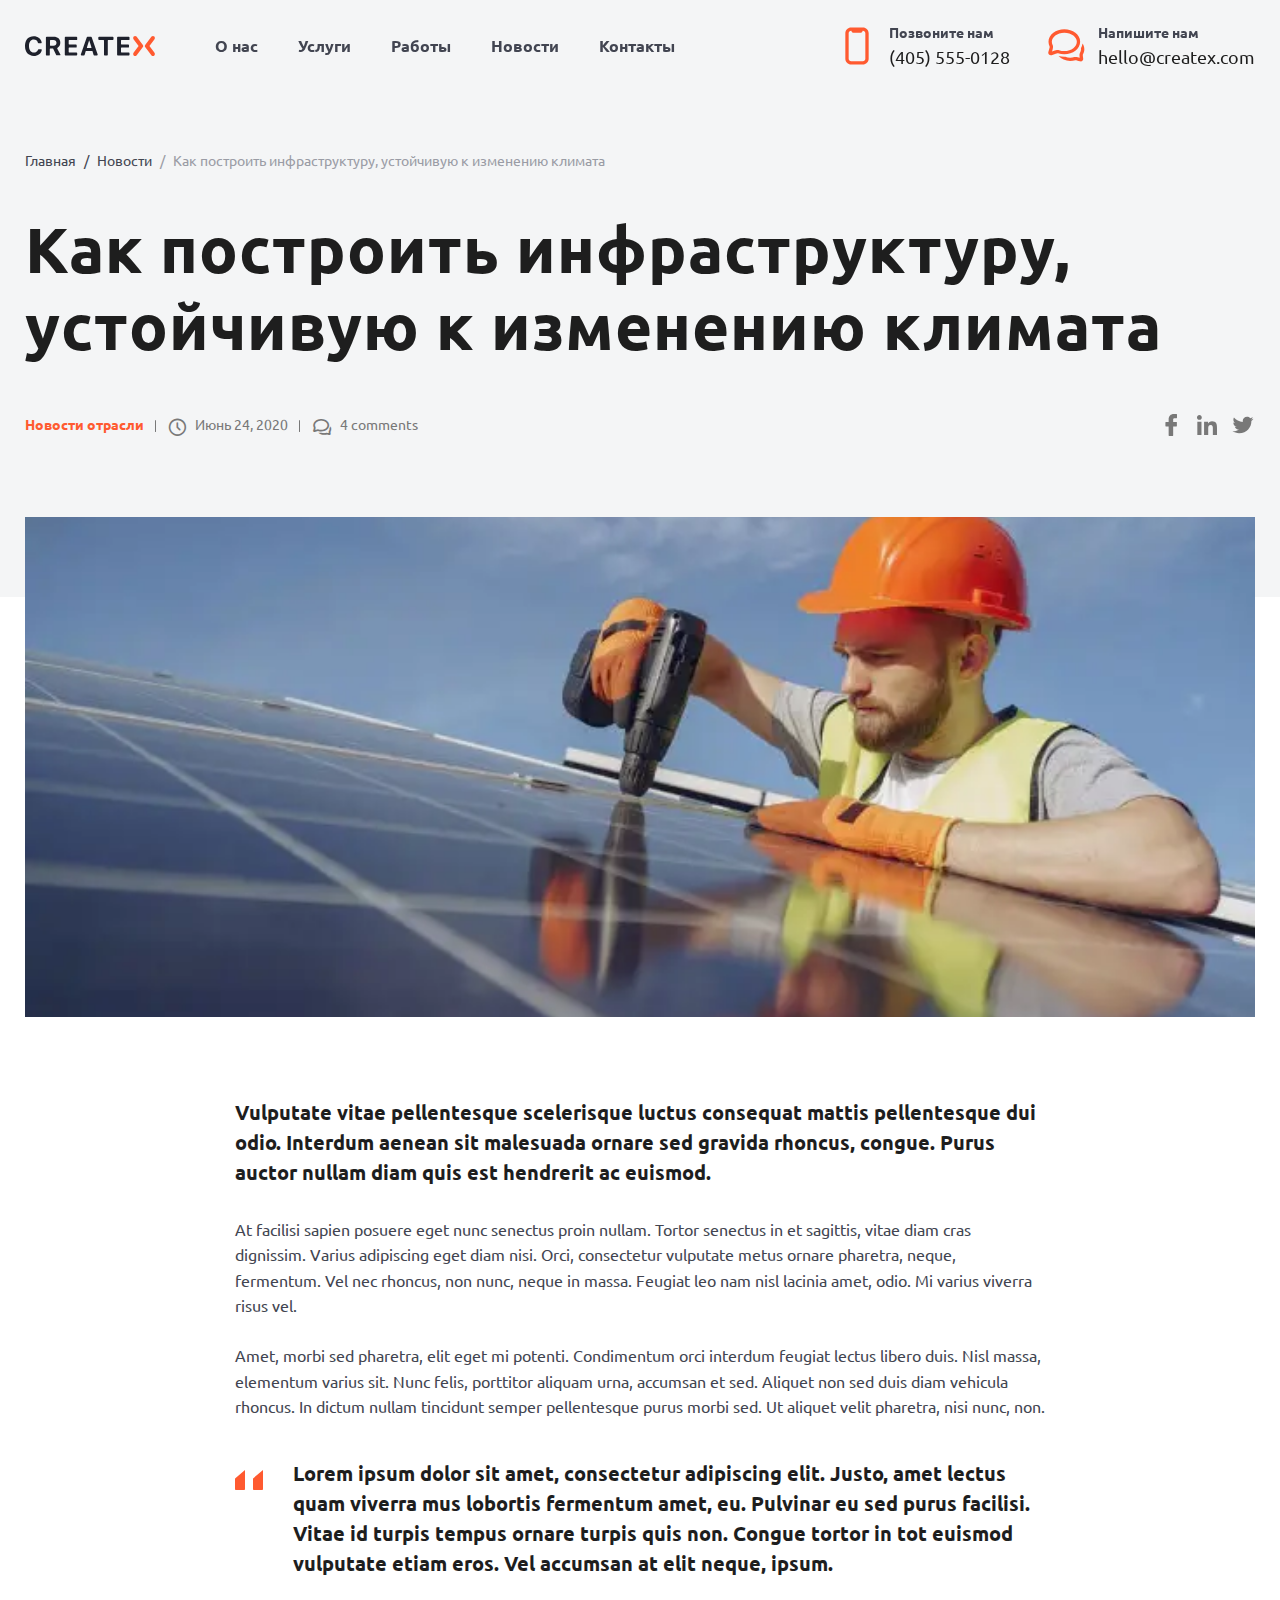
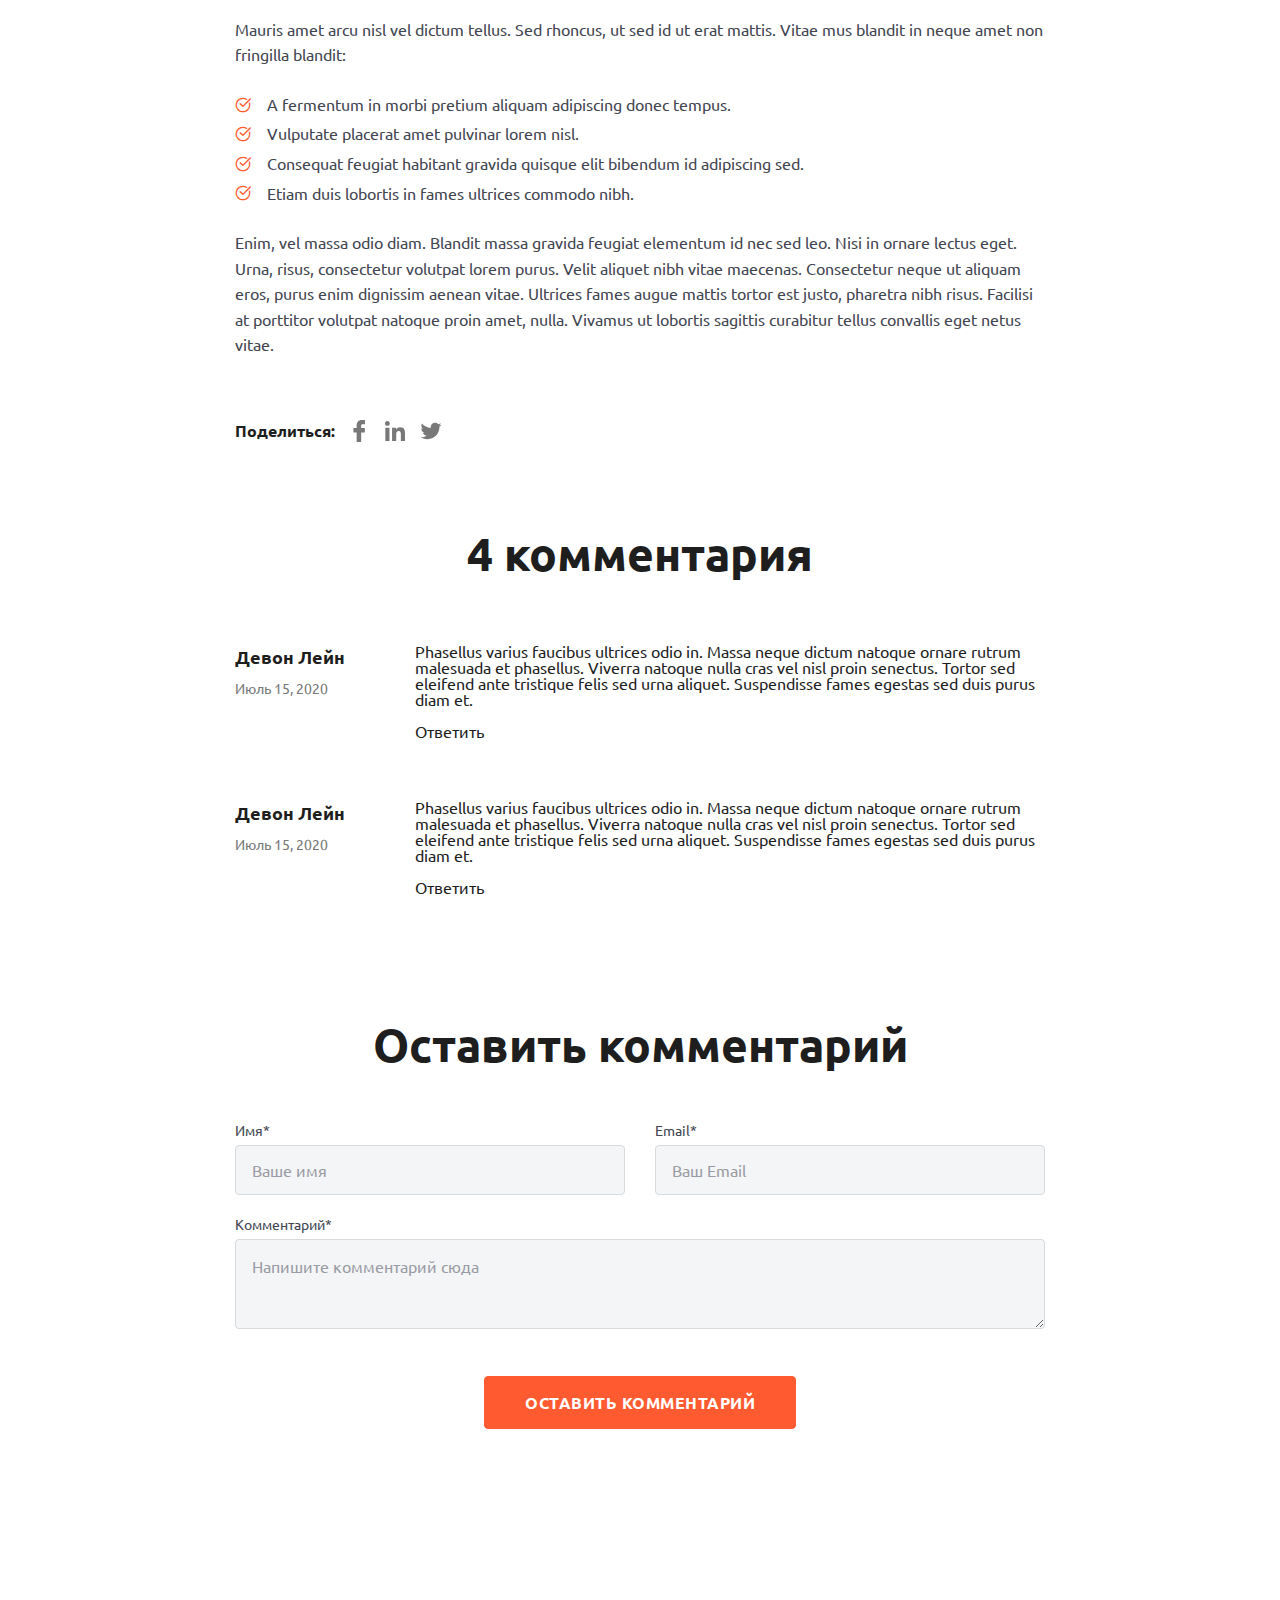
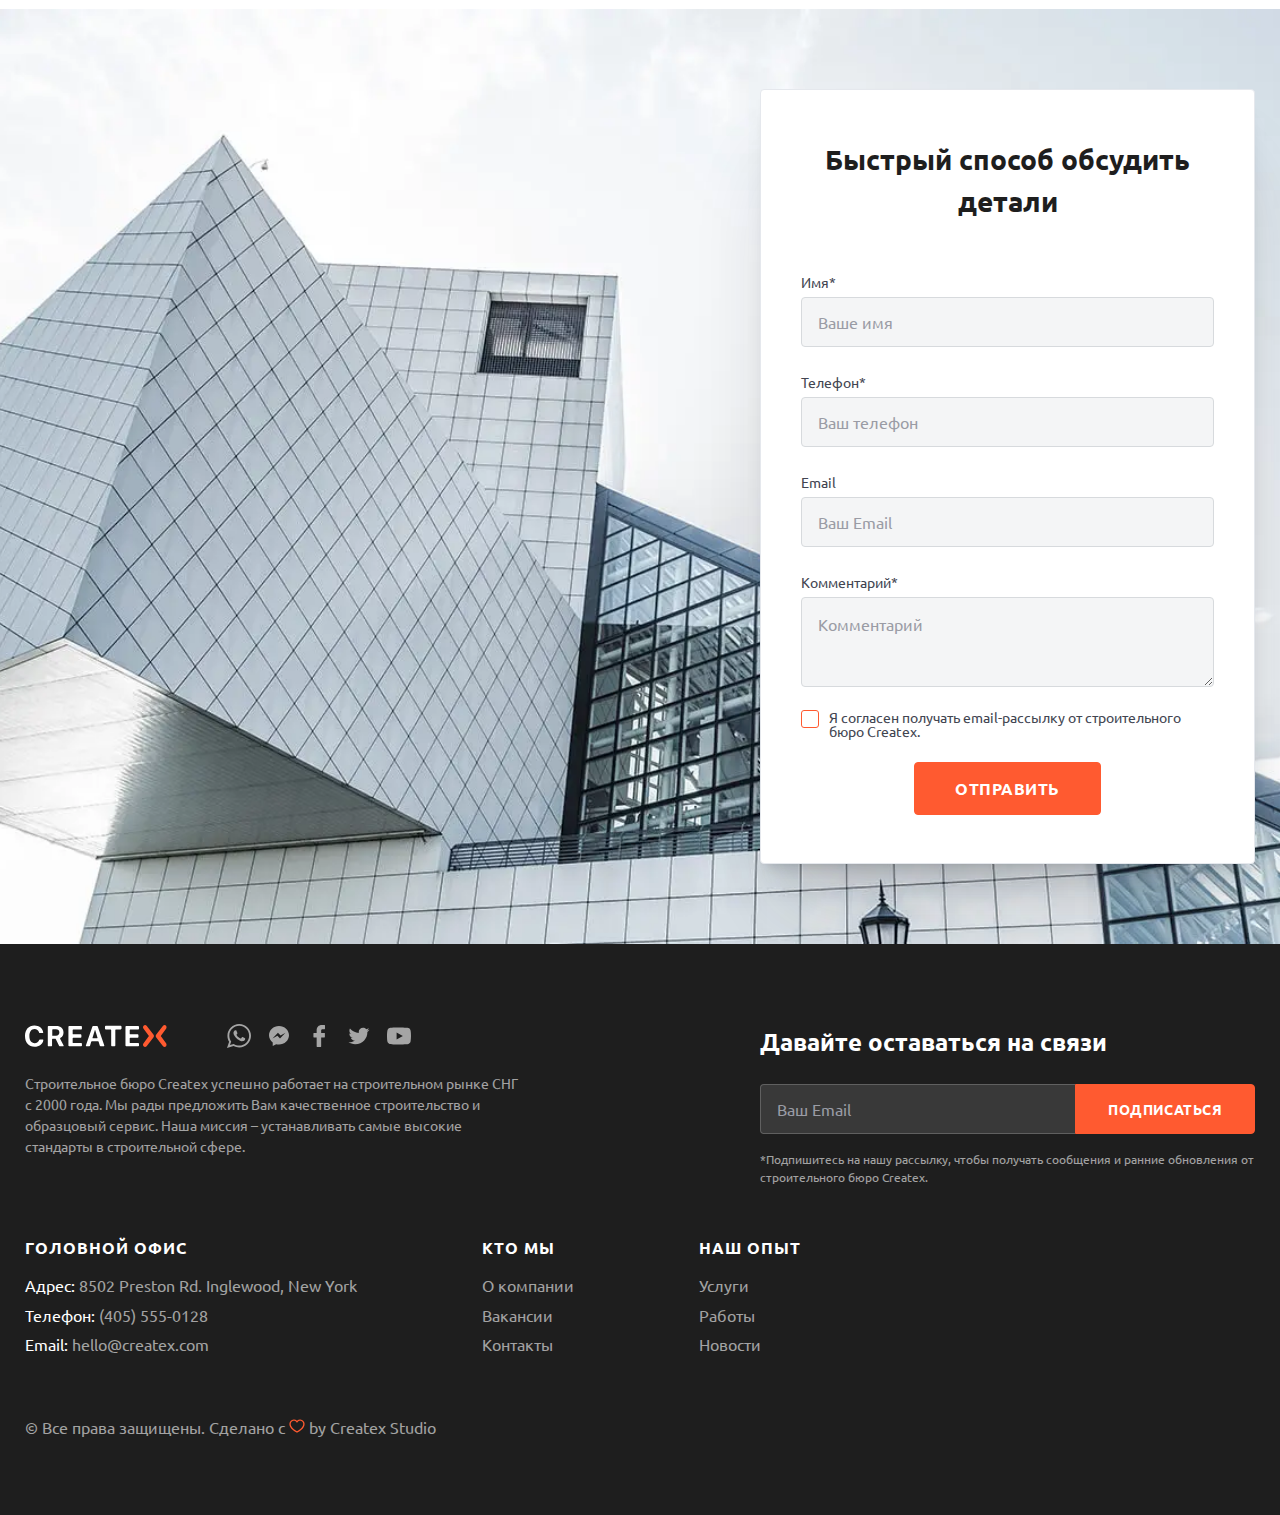
<file: single-news.html>
<!doctype html>
<html lang="ru">

<head>
	<title>Новость</title>
	<meta charset="UTF-8">
	<meta name="format-detection" content="telephone=no">
	<!-- <style>body{opacity: 0;}</style> -->
	<link rel="stylesheet" href="css/style.min.css?_v=20230830195626">
	<link rel="shortcut icon" href="favicon.ico">
	<!-- <meta name="robots" content="noindex, nofollow"> -->
	<meta name="viewport" content="width=device-width, initial-scale=1.0">
</head>

<body>
	<div class="wrapper">
		<header class="header">
			<div class="container">
				<div class="header__wrapper">
					<a href="" class="header__logo logo"><svg class="svg-icon" viewBox="0 0 130 22">
							<use xlink:href="img/sprite/sprite-multy.svg#logo"></use>
						</svg></a>
					<div class="header__menu menu">
						<button type="button" class="menu__icon icon-menu"><span></span></button>
						<nav class="menu__body">
							<ul class="menu__list" data-da=".menu__body,899.98">
								<li class="menu__item"><a href="" class="menu__link"><span>О нас</span></a></li>
								<li class="menu__item"><a href="" class="menu__link"><span>Услуги</span></a></li>
								<li class="menu__item"><a href="" class="menu__link"><span>Работы</span></a></li>
								<li class="menu__item"><a href="" class="menu__link"><span>Новости</span></a></li>
								<li class="menu__item"><a href="" class="menu__link"><span>Контакты</span></a></li>
							</ul>
						</nav>
					</div>
					<div class="header__contact-to-us contact-to-us" data-da=".menu__body,429.98">
						<a href="tel:4055550128" class="contact-to-us__item item-contact">
							<div class="item-contact__icon"><svg class="svg-icon" viewBox="0 0 1 1">
									<use xlink:href="img/sprite/sprite-mono.svg#phone"></use>
								</svg></div>
							<div class="item-contact__text">
								<div class="item-contact__label">Позвоните нам</div>
								<div class="item-contact__link">(405) 555-0128</div>
							</div>
						</a>
						<a href="mailto:hello@createx.com" class="contact-to-us__item item-contact">
							<div class="item-contact__icon"><svg class="svg-icon" viewBox="0 0 1 1">
									<use xlink:href="img/sprite/sprite-mono.svg#chat"></use>
								</svg></div>
							<div class="item-contact__text">
								<div class="item-contact__label">Напишите нам</div>
								<div class="item-contact__link">hello@createx.com</div>
							</div>
						</a>
					</div>
				</div>
			</div>
		</header>
		<main class="single-news-page page" id="page">

			<div class="single-news-page__header header-single-news-page">
				<div class="container">
					<div class="crumbs single-news-page__crumbs header-single-news-page__crumbs">
						<div class="crumbs__list">
							<a href='home.html' class='crumbs__item'>Главная</a><a href='' class='crumbs__item'>Новости</a>
							<div class='crumbs__item'>Как построить инфраструктуру, устойчивую к изменению климата</div>
							<!--
      <a href="" class="crumbs__item">Homepage</a>
      <div class="crumbs__item">Homepage</div>
      -->
						</div>
					</div>


					<h1 class="header-single-news-page__title">Как построить инфраструктуру, устойчивую к изменению климата</h1>
					<div class="header-single-news-page__row">
						<div class="header-single-news-page__info">
							<a href="" class="header-single-news-page__category">Новости отрасли</a>
							<div class="header-single-news-page__date">Июнь 24, 2020</div>
							<a href="" class="header-single-news-page__quantity-comments">4</a>
						</div>
						<div class="header-single-news-page__socials">
							<a href="" class="header-single-news-page__socials-item"><svg class="svg-icon" viewBox="0 0 1 1">
									<use xlink:href="img/sprite/sprite-mono.svg#facebook"></use>
								</svg></a>
							<a href="" class="header-single-news-page__socials-item"><svg class="svg-icon" viewBox="0 0 1 1">
									<use xlink:href="img/sprite/sprite-mono.svg#linked-in"></use>
								</svg></a>
							<a href="" class="header-single-news-page__socials-item"><svg class="svg-icon" viewBox="0 0 1 1">
									<use xlink:href="img/sprite/sprite-mono.svg#twitter"></use>
								</svg></a>
						</div>
					</div>
				</div>
			</div>

			<div class="single-news-page__news-block news-block">
				<div class="container">
					<div class="news-block__img"><picture><source srcset="img/news/new-preview_01.webp" type="image/webp"><img src="img/news/new-preview_01.jpg" alt=""></picture></div>
					<div class="container container_810">
						<div class="news-block__main">
							<div class="news-block__text">
								<p class="p-accent">Vulputate vitae pellentesque scelerisque luctus consequat mattis pellentesque dui odio. Interdum aenean sit malesuada ornare sed gravida rhoncus, congue. Purus auctor nullam diam quis est hendrerit ac euismod.</p>
								<p>At facilisi sapien posuere eget nunc senectus proin nullam. Tortor senectus in et sagittis, vitae diam cras dignissim. Varius adipiscing eget diam nisi. Orci, consectetur vulputate metus ornare pharetra, neque, fermentum. Vel nec rhoncus, non nunc, neque in massa. Feugiat leo nam nisl lacinia amet, odio. Mi varius viverra risus vel.</p>
								<p>Amet, morbi sed pharetra, elit eget mi potenti. Condimentum orci interdum feugiat lectus libero duis. Nisl massa, elementum varius sit. Nunc felis, porttitor aliquam urna, accumsan et sed. Aliquet non sed duis diam vehicula rhoncus. In dictum nullam tincidunt semper pellentesque purus morbi sed. Ut aliquet velit pharetra, nisi nunc, non.</p>
								<div class="p-quote text-ceo-quote">
									<div class="text-ceo-quote__wrapper">
										<div class="text-ceo-quote__quotation-icon"><svg class="svg-icon" viewBox="0 0 28 20">
												<use xlink:href="img/sprite/sprite-mono.svg#braces"></use>
											</svg></div>
										<div class="text-ceo-quote__text p-accent">
											<p>Lorem ipsum dolor sit amet, consectetur adipiscing elit. Justo, amet lectus quam viverra mus lobortis fermentum amet, eu. Pulvinar eu sed purus facilisi. Vitae id turpis tempus ornare turpis quis non. Congue tortor in tot euismod vulputate etiam eros. Vel accumsan at elit neque, ipsum.</p>
										</div>
									</div>
								</div>
								<p>Mauris amet arcu nisl vel dictum tellus. Sed rhoncus, ut sed id ut erat mattis. Vitae mus blandit in neque amet non fringilla blandit:</p>
								<ul>
									<li>
										<p>A fermentum in morbi pretium aliquam adipiscing donec tempus.</p>
									</li>
									<li>
										<p>Vulputate placerat amet pulvinar lorem nisl.</p>
									</li>
									<li>
										<p>Consequat feugiat habitant gravida quisque elit bibendum id adipiscing sed.</p>
									</li>
									<li>
										<p>Etiam duis lobortis in fames ultrices commodo nibh.</p>
									</li>
								</ul>
								<p>Enim, vel massa odio diam. Blandit massa gravida feugiat elementum id nec sed leo. Nisi in ornare lectus eget. Urna, risus, consectetur volutpat lorem purus. Velit aliquet nibh vitae maecenas. Consectetur neque ut aliquam eros, purus enim dignissim aenean vitae. Ultrices fames augue mattis tortor est justo, pharetra nibh risus. Facilisi at porttitor volutpat natoque proin amet, nulla. Vivamus ut lobortis sagittis curabitur tellus convallis eget netus vitae.</p>
							</div>
							<div class="news-block__share share">
								<div class="share__label">Поделиться:</div>
								<div class="share__list">
									<a href="" class="share__item"><svg class="svg-icon" viewBox="0 0 1 1">
											<use xlink:href="img/sprite/sprite-mono.svg#facebook"></use>
										</svg></a>
									<a href="" class="share__item"><svg class="svg-icon" viewBox="0 0 1 1">
											<use xlink:href="img/sprite/sprite-mono.svg#linked-in"></use>
										</svg></a>
									<a href="" class="share__item"><svg class="svg-icon" viewBox="0 0 1 1">
											<use xlink:href="img/sprite/sprite-mono.svg#twitter"></use>
										</svg></a>
								</div>
							</div>
						</div>

						<div class="news-block__comments comments">
							<h2 class="comments__title title"><span>4</span> комментария</h2>
							<div class="comments__list">
								<div class="comments__item comment">
									<div class="comment__row">
										<div class="comment__info">
											<div class="comment__author">Девон Лейн</div>
											<div class="comment__date">Июль 15, 2020</div>
										</div>
										<div class="comment__text-wrapper">
											<div class="comment__text">Phasellus varius faucibus ultrices odio in. Massa neque dictum natoque ornare rutrum malesuada et phasellus. Viverra natoque nulla cras vel nisl proin senectus. Tortor sed eleifend ante tristique felis sed urna aliquet. Suspendisse fames egestas sed duis purus diam et.</div>
											<a href="" class="comment__Ответить">Ответить</a>
										</div>
									</div>
								</div>
								<div class="comments__item comment">
									<div class="comment__row">
										<div class="comment__info">
											<div class="comment__author">Девон Лейн</div>
											<div class="comment__date">Июль 15, 2020</div>
										</div>
										<div class="comment__text-wrapper">
											<div class="comment__text">Phasellus varius faucibus ultrices odio in. Massa neque dictum natoque ornare rutrum malesuada et phasellus. Viverra natoque nulla cras vel nisl proin senectus. Tortor sed eleifend ante tristique felis sed urna aliquet. Suspendisse fames egestas sed duis purus diam et.</div>
											<a href="" class="comment__Ответить">Ответить</a>
										</div>
									</div>
								</div>
							</div>
						</div>

						<div class="news-block__leave-comment leave-comment">
							<h1 class="leave-comment__title title">Оставить комментарий</h1>
							<form action="#">
								<div class="leave-comment__form form-leave-comment">
									<div class="form-leave-comment__row">
										<div class="form-leave-comment__name input-wrapper input-wrapper_label">
											<div class="input-wrapper__label">Имя*</div>
											<input autocomplete="off" type="text" name="form[]" data-error="Ошибка" placeholder="Ваше имя" class="input input-wrapper__input">
										</div>
										<div class="form-leave-comment__email input-wrapper input-wrapper_label">
											<div class="input-wrapper__label">Email*</div>
											<input autocomplete="off" type="text" name="form[]" data-error="Ошибка" placeholder="Ваш Email" class="input input-wrapper__input">
										</div>
									</div>
									<div class="form-leave-comment__comment input-wrapper input-wrapper_label">
										<div class="input-wrapper__label">Комментарий*</div>
										<!-- <input autocomplete="off" type="text" name="form[]" data-error="Ошибка" placeholder="Type comment here" class="input input-wrapper__input input-wrapper__input_comment"> -->
										<textarea autocomplete="off" name="form[]" data-error="Ошибка" placeholder="Напишите комментарий сюда" rows="3" class="input input-wrapper__input input-wrapper__input_comment"></textarea>
									</div>
									<button type="submit" class="form-leave-comment__button button button_secondary">Оставить комментарий</button>
								</div>
							</form>
						</div>
					</div>
				</div>
			</div>







			<div class="single-news-page__form-request form-request">
				<div class="container">
					<form action="">
						<div class="request-form form-request__form">
							<div class="request-form__title">Быстрый способ обсудить детали</div>
							<div class="request-form__input-wrapper input-wrapper input-wrapper_label">
								<div class="input-wrapper__label">Имя*</div>
								<input autocomplete="off" type="text" name="form[]" data-error="Ошибка" placeholder="Ваше имя" class="input input-wrapper__input" />
							</div>
							<div class="request-form__input-wrapper input-wrapper input-wrapper_label">
								<div class="input-wrapper__label">Телефон*</div>
								<input autocomplete="off" type="text" name="form[]" data-error="Ошибка" placeholder="Ваш телефон" class="input input-wrapper__input" />
							</div>
							<div class="request-form__input-wrapper input-wrapper input-wrapper_label">
								<div class="input-wrapper__label">Email</div>
								<input autocomplete="off" type="text" name="form[]" data-error="Ошибка" placeholder="Ваш Email" class="input input-wrapper__input" />
							</div>
							<div class="request-form__input-wrapper input-wrapper input-wrapper_label">
								<div class="input-wrapper__label">Комментарий*</div>
								<textarea autocomplete="off" type="text" name="form[]" data-error="Ошибка" placeholder="Комментарий" class="input input-wrapper__input input-wrapper__input_comment" rows="3"></textarea>
							</div>
							<div class="checkbox request-form__checkbox">
								<input id="c_1" data-error="Ошибка" class="checkbox__input" type="checkbox" value="1" name="form[]" />
								<label for="c_1" class="checkbox__label"><span class="checkbox__text">Я согласен получать email-рассылку от строительного бюро Createx.</span></label>
							</div>
							<div class="request-form__button-wrapper">
								<button type="submit" class="request-form__button button button_secondary">Отправить</button>
							</div>
						</div>
					</form>
				</div>
			</div>
		</main>
		<footer class="footer">
			<div class="container">
				<div class="to-top">
					<span>вверх</span>
					<svg data-goto="#page" class="svg-icon" viewBox="0 0 1 1">
						<use xlink:href="img/sprite/sprite-mono.svg#up-chevron"></use>
					</svg>
				</div>
				<div class="footer__grid">
					<div class="footer__row footer__row_1">
						<div class="footer__main">
							<a href="" class="footer__logo logo">
								<svg class="svg-icon" viewBox="0 0 130 22">
									<use xlink:href="img/sprite/sprite-multy.svg#logo_white"></use>
								</svg>
							</a>
							<div class="footer__socials">
								<a href="" class="footer__socials-link">
									<svg class="svg-icon" viewBox="0 0 1 1">
										<use xlink:href="img/sprite/sprite-mono.svg#whatsapp"></use>
									</svg>
								</a>
								<a href="" class="footer__socials-link">
									<svg class="svg-icon" viewBox="0 0 1 1">
										<use xlink:href="img/sprite/sprite-mono.svg#messanger"></use>
									</svg>
								</a>
								<a href="" class="footer__socials-link">
									<svg class="svg-icon" viewBox="0 0 1 1">
										<use xlink:href="img/sprite/sprite-mono.svg#facebook"></use>
									</svg>
								</a>
								<a href="" class="footer__socials-link">
									<svg class="svg-icon" viewBox="0 0 1 1">
										<use xlink:href="img/sprite/sprite-mono.svg#twitter"></use>
									</svg>
								</a>
								<a href="" class="footer__socials-link">
									<svg class="svg-icon" viewBox="0 0 1 1">
										<use xlink:href="img/sprite/sprite-mono.svg#youtube"></use>
									</svg>
								</a>
							</div>
							<div class="footer__history">
								<p>Строительное бюро Createx успешно работает на строительном рынке СНГ с 2000 года. Мы рады предложить Вам качественное строительство и образцовый сервис. Наша миссия – устанавливать самые высокие стандарты в строительной сфере.</p>
							</div>
						</div>
						<div class="footer__email-newsletter email-newsletter">
							<div class="email-newsletter__title">Давайте оставаться на связи</div>
							<div class="email-newsletter__input-block">
								<div class="email-newsletter__input-wrapper input-wrapper">
									<input autocomplete="off" type="text" name="form[]" data-error="Ошибка" placeholder="Ваш Email" class="input input-wrapper__input" />
								</div>
								<button class="email-newsletter__button button button_secondary">Подписаться</button>
							</div>
							<div class="email-newsletter__subtitle">
								<p>*Подпишитесь на нашу рассылку, чтобы получать сообщения и ранние обновления от строительного бюро Createx.</p>
							</div>
						</div>
					</div>
					<div class="footer__row footer__row_2">
						<div class="footer__location nav-footer">
							<h4 class="nav-footer__title footer__title">Головной офис</h4>
							<div class="nav-footer__list">
								<div class="nav-footer__item">
									<p><span class="c-white">Адрес:</span> <a href="">8502 Preston Rd. Inglewood, New York</a></p>
								</div>
								<div class="nav-footer__item">
									<p><span class="c-white">Телефон:</span> <a href="tel:4055550128">(405) 555-0128</a></p>
								</div>
								<div class="nav-footer__item">
									<p><span class="c-white">Email:</span> <a href="mailto:hello@createx.com">hello@createx.com</a></p>
								</div>
							</div>
						</div>
						<div class="footer__who-we-are nav-footer">
							<h4 class="footer__title">Кто мы</h4>
							<div class="nav-footer__list-wrapper">
								<nav class="nav-footer__list">
									<div class="nav-footer__item"><a href="">О компании</a></div>
									<div class="nav-footer__item"><a href="">Вакансии</a></div>
									<div class="nav-footer__item"><a href="">Контакты</a></div>
								</nav>
							</div>
						</div>
						<div class="footer__our-experience nav-footer">
							<h4 class="footer__title">НАШ ОПЫТ</h4>
							<div class="nav-footer__list-wrapper">
								<nav class="nav-footer__list">
									<div class="nav-footer__item"><a href="">Услуги</a></div>
									<div class="nav-footer__item"><a href="">Работы</a></div>
									<div class="nav-footer__item"><a href="">Новости</a></div>
								</nav>
							</div>
						</div>
					</div>
					<div class="footer__row footer__row_3">
						<div class="footer__copy">
							<span>&copy; Все права защищены. Сделано с <svg class="svg-icon" viewBox="0 0 1 1">
									<use xlink:href="img/sprite/sprite-mono.svg#heart"></use>
								</svg> by Createx Studio</span>
						</div>
					</div>
				</div>
			</div>
		</footer>

	</div>
	<div id="popup-sub-newsletter" aria-hidden="true" class="popup">
		<div class="popup__wrapper">
			<div class="popup__content">
				<div class="popup__close-wrapper">
					<button data-close type="button" class="popup__close"></button>
				</div>
				<div class="popup__text popup-subscribe-newsletter">
					<h2 class="popup-subscribe-newsletter__title popup__title">Подписка на новостную рассылку</h2>
					<form action="#">
						<div class="input-wrapper input-wrapper_label popup__input">
							<div class="input-wrapper__label">Имя*</div>
							<input autocomplete="off" type="text" name="form[]" data-error="Ошибка" placeholder="Ваше имя" class="input input-wrapper__input">
						</div>
						<div class="input-wrapper input-wrapper_label popup__input">
							<div class="input-wrapper__label">Email*</div>
							<input autocomplete="off" type="text" name="form[]" data-error="Ошибка" placeholder="Ваш email" class="input input-wrapper__input">
						</div>
						<button type="submit" class="popup__button button button_secondary">Отправить</button>
					</form>
				</div>
			</div>
		</div>
	</div>


	<div id="popup-send-cv" aria-hidden="true" class="popup">
		<div class="popup__wrapper">
			<div class="popup__content">
				<div class="popup__close-wrapper">
					<button data-close type="button" class="popup__close"></button>
				</div>
				<div class="popup__text popup-send-cv-cl">
					<h2 class="popup-send-cv-cl__title popup__title">Отправить резюме</h2>
					<form action="#">
						<div class="input-wrapper input-wrapper_label popup__input">
							<div class="input-wrapper__label">Имя*</div>
							<input autocomplete="off" type="text" name="form[]" data-error="Ошибка" placeholder="Ваше имя" class="input input-wrapper__input">
						</div>
						<div class="input-wrapper input-wrapper_label popup__input">
							<div class="input-wrapper__label">Местоположение*</div>
							<select name="form[]" class="form">
								<option value="" data-class="select__placeholder">Выберите ваше местоположение</option>
								<option value="1">Местоположение №1</option>
								<option value="2">Местоположение №2</option>
								<option value="3">Местоположение №3</option>
								<option value="4">Местоположение №4</option>
							</select>
						</div>

						<div class="input-wrapper input-wrapper_label popup__input">
							<div class="input-wrapper__label">Телефон*</div>
							<input autocomplete="off" type="text" name="form[]" data-error="Ошибка" placeholder="Ваш номер телефона" class="input input-wrapper__input">
						</div>
						<div class="input-wrapper input-wrapper_label popup__input">
							<div class="input-wrapper__label">Email*</div>
							<input autocomplete="off" type="text" name="form[]" data-error="Ошибка" placeholder="Ваш email" class="input input-wrapper__input">
						</div>
						<button type="submit" class="popup__button button button_secondary">Отправить</button>
					</form>
				</div>
			</div>
		</div>
	</div>
	<script src="js/app.min.js?_v=20230830195626"></script>
</body>

</html>
<!--
<div class="want-know-more__input-wrapper input-know-more">
   <div class="input-know-more__label">Имя</div>
   <input autocomplete="off" type="text" name="form[]" data-error="Ошибка" placeholder="Ваше имя" class="input input-know-more__input" />
</div>
-->
</file>
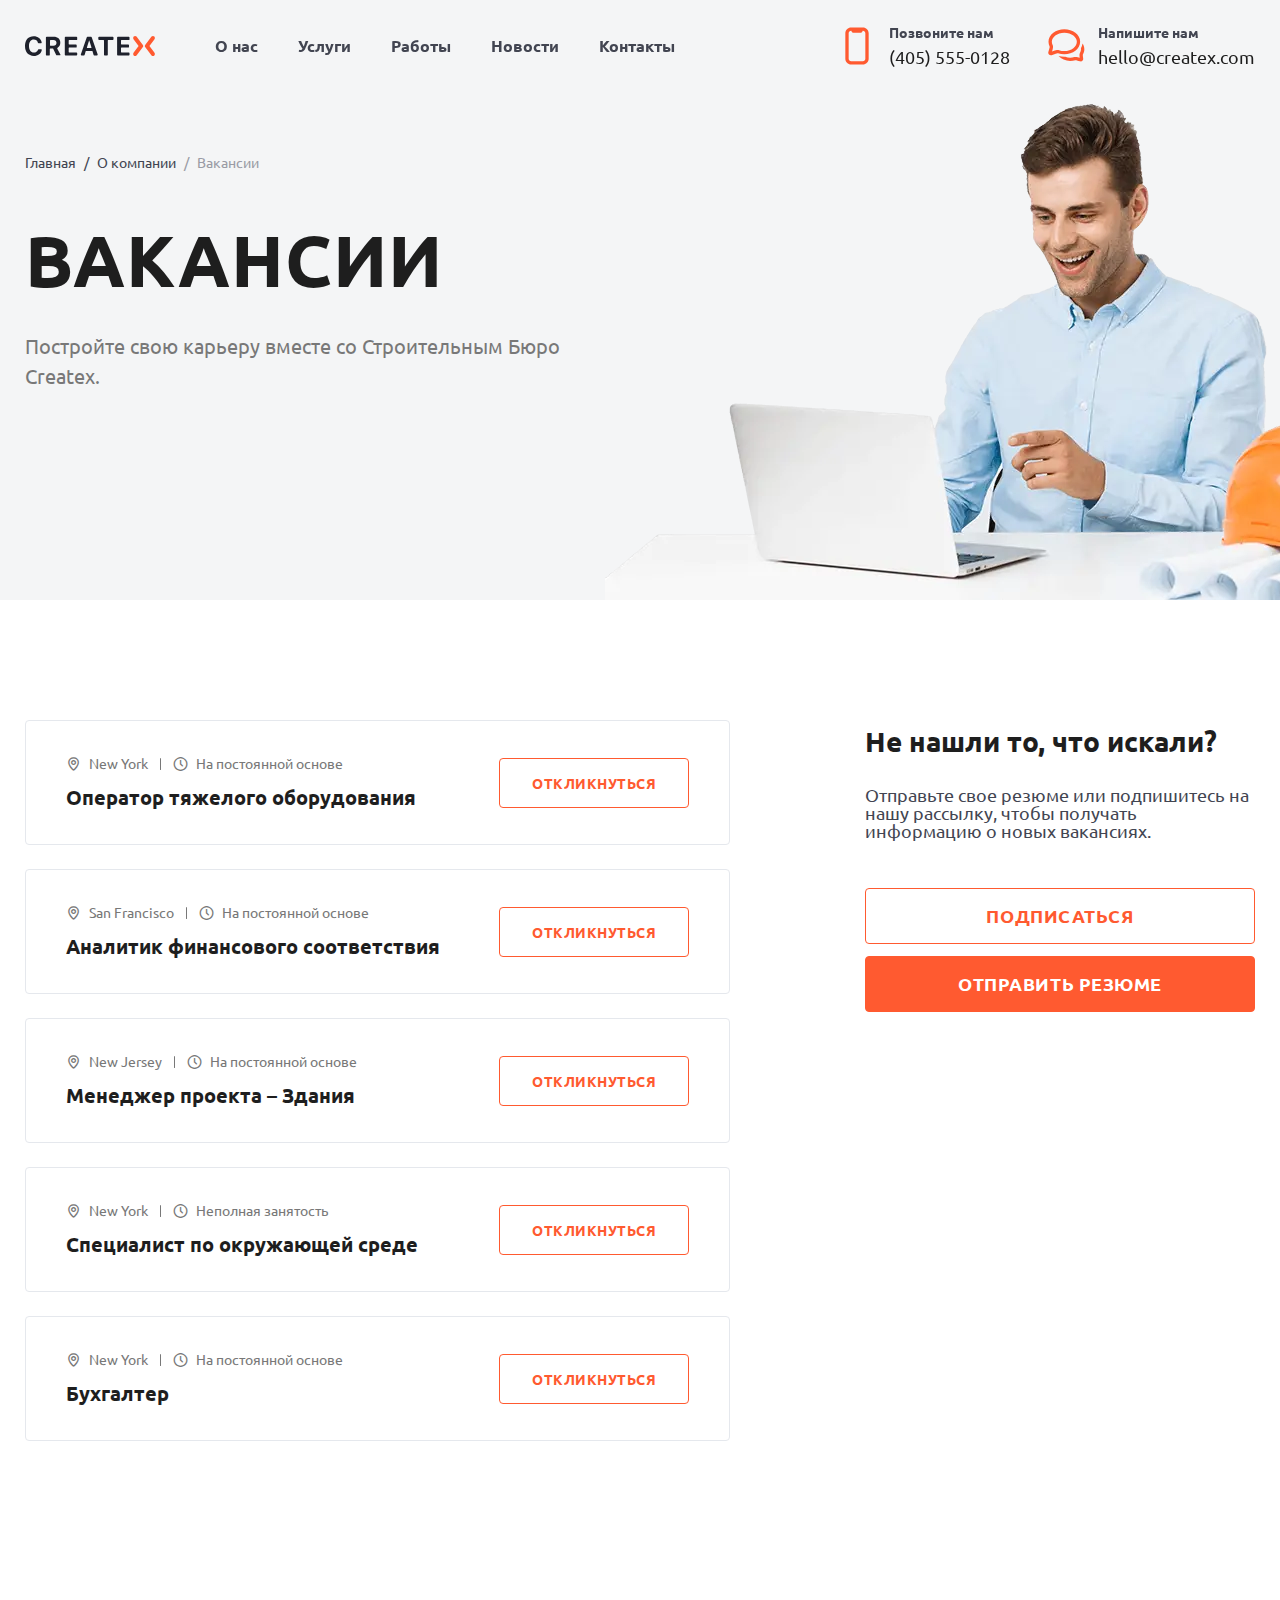
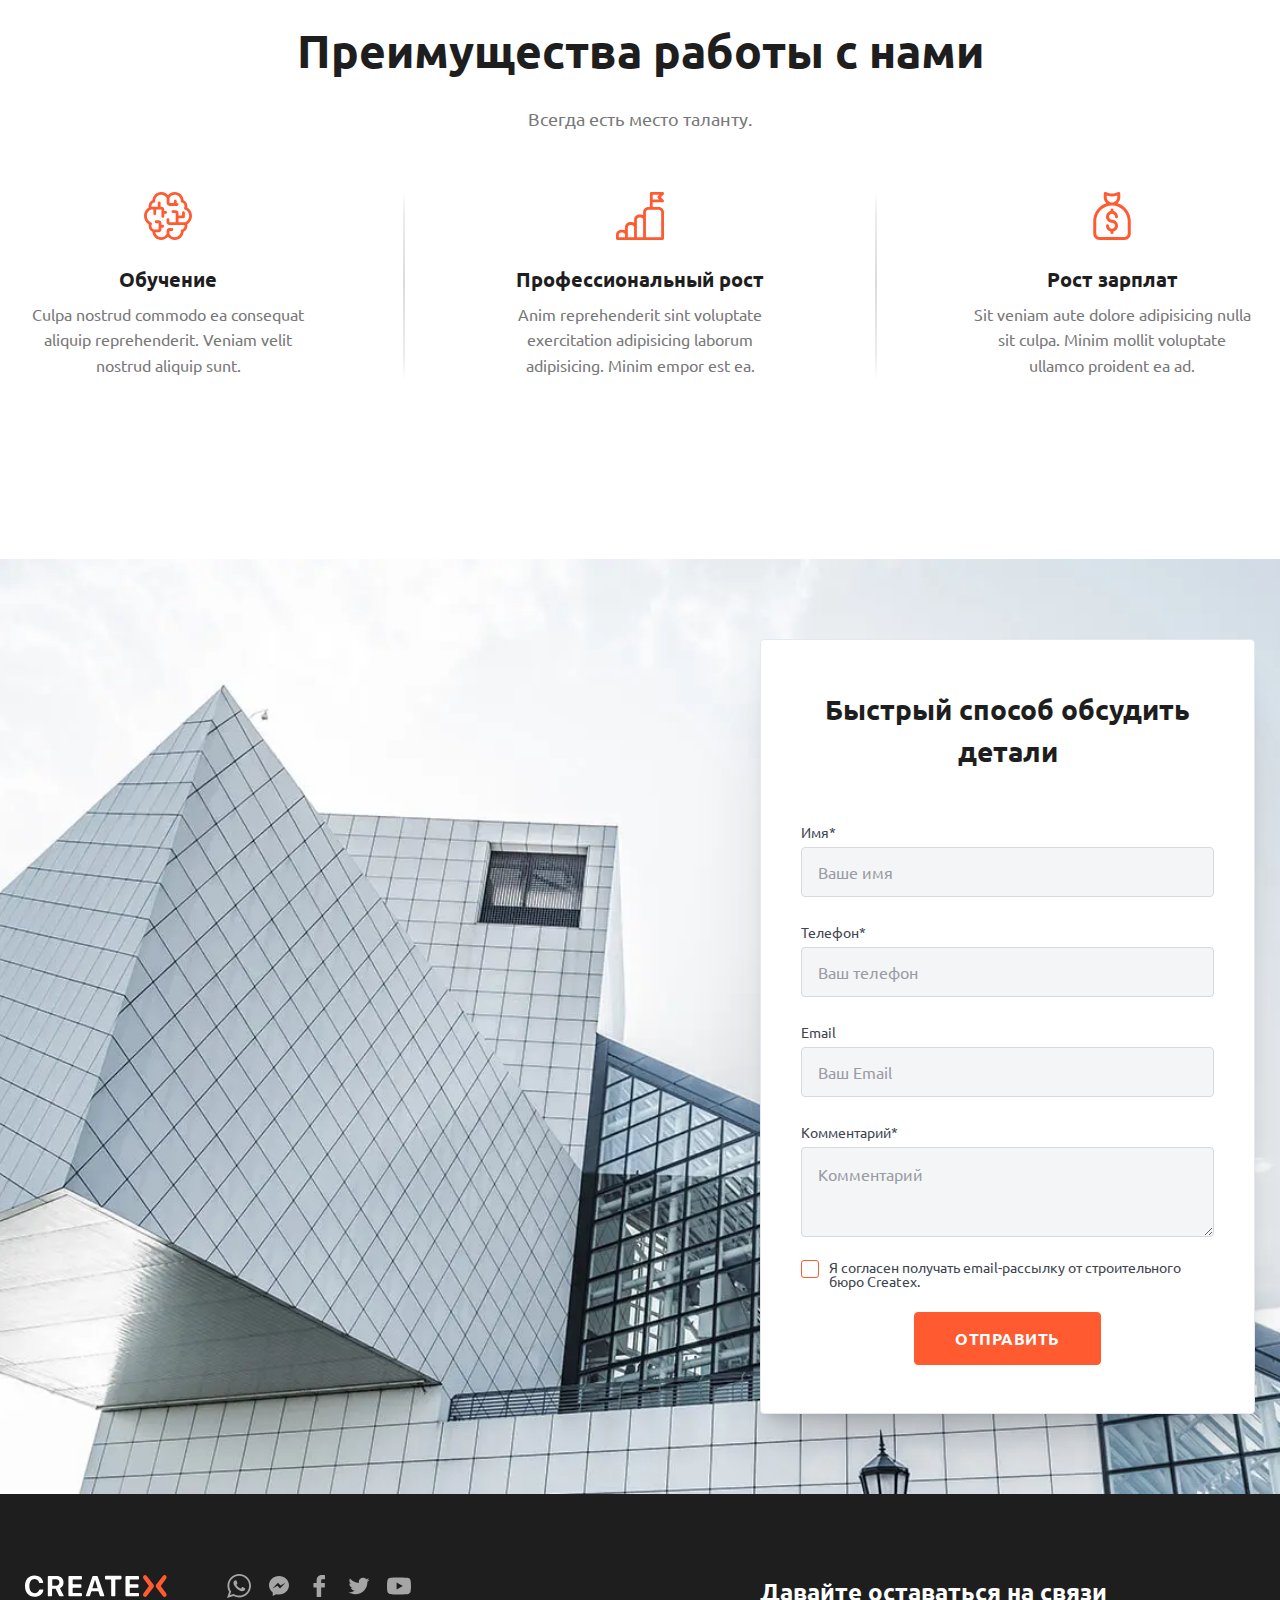
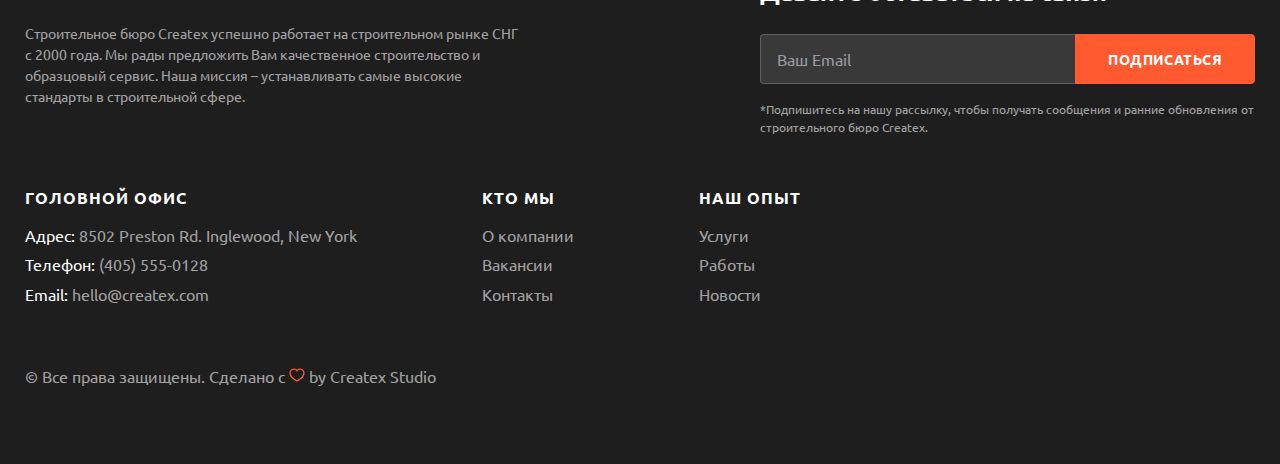
<file: vacancies.html>
<!doctype html>
<html lang="ru">

<head>
	<title>Вакансии</title>
	<meta charset="UTF-8">
	<meta name="format-detection" content="telephone=no">
	<!-- <style>body{opacity: 0;}</style> -->
	<link rel="stylesheet" href="css/style.min.css?_v=20230830195626">
	<link rel="shortcut icon" href="favicon.ico">
	<!-- <meta name="robots" content="noindex, nofollow"> -->
	<meta name="viewport" content="width=device-width, initial-scale=1.0">
</head>

<body>
	<div class="wrapper">
		<header class="header">
			<div class="container">
				<div class="header__wrapper">
					<a href="" class="header__logo logo"><svg class="svg-icon" viewBox="0 0 130 22">
							<use xlink:href="img/sprite/sprite-multy.svg#logo"></use>
						</svg></a>
					<div class="header__menu menu">
						<button type="button" class="menu__icon icon-menu"><span></span></button>
						<nav class="menu__body">
							<ul class="menu__list" data-da=".menu__body,899.98">
								<li class="menu__item"><a href="" class="menu__link"><span>О нас</span></a></li>
								<li class="menu__item"><a href="" class="menu__link"><span>Услуги</span></a></li>
								<li class="menu__item"><a href="" class="menu__link"><span>Работы</span></a></li>
								<li class="menu__item"><a href="" class="menu__link"><span>Новости</span></a></li>
								<li class="menu__item"><a href="" class="menu__link"><span>Контакты</span></a></li>
							</ul>
						</nav>
					</div>
					<div class="header__contact-to-us contact-to-us" data-da=".menu__body,429.98">
						<a href="tel:4055550128" class="contact-to-us__item item-contact">
							<div class="item-contact__icon"><svg class="svg-icon" viewBox="0 0 1 1">
									<use xlink:href="img/sprite/sprite-mono.svg#phone"></use>
								</svg></div>
							<div class="item-contact__text">
								<div class="item-contact__label">Позвоните нам</div>
								<div class="item-contact__link">(405) 555-0128</div>
							</div>
						</a>
						<a href="mailto:hello@createx.com" class="contact-to-us__item item-contact">
							<div class="item-contact__icon"><svg class="svg-icon" viewBox="0 0 1 1">
									<use xlink:href="img/sprite/sprite-mono.svg#chat"></use>
								</svg></div>
							<div class="item-contact__text">
								<div class="item-contact__label">Напишите нам</div>
								<div class="item-contact__link">hello@createx.com</div>
							</div>
						</a>
					</div>
				</div>
			</div>
		</header>
		<main class="vacancies-page page" id="page">
			<div class="page-header">
				<div class="container">
					<div class="page-header__content">
						<div class="crumbs vacancies-page__crumbs">
							<div class="crumbs__list">
								<a href='home.html' class='crumbs__item'>Главная</a><a href='home.html' class='crumbs__item'>О компании</a>
								<div class='crumbs__item'>Вакансии</div>
								<!--
      <a href="" class="crumbs__item">Homepage</a>
      <div class="crumbs__item">Homepage</div>
      -->
							</div>
						</div>

						<div class="page-header__title">Вакансии</div>
						<div class="page-header__text">Постройте свою карьеру вместе со Строительным Бюро Createx.</div>
					</div>
					<picture><source srcset="img/page-header/vacancies.webp" type="image/webp"><img src="img/page-header/vacancies.png" class="page-header__bg-img" /></picture>
				</div>
			</div>


			<div class="vacancies-page__vacancies vacancies">
				<div class="container">
					<div class="vacancies__row">
						<div class="vacancies__list">
							<div class="vacancies__item item-vacancies">
								<div class="item-vacancies__row">
									<div class="item-vacancies__text">
										<div class="item-vacancies__info">
											<div class="item-vacancies__info-location">New York</div>
											<div class="item-vacancies__work-time">На постоянной основе</div>
										</div>
										<div class="item-vacancies__title">Оператор тяжелого оборудования</div>
									</div>
									<a href="" class="item-vacancies__button button button_third">Откликнуться</a>
								</div>
							</div>
							<div class="vacancies__item item-vacancies">
								<div class="item-vacancies__row">
									<div class="item-vacancies__text">
										<div class="item-vacancies__info">
											<div class="item-vacancies__info-location">San Francisco</div>
											<div class="item-vacancies__work-time">На постоянной основе</div>
										</div>
										<div class="item-vacancies__title">Аналитик финансового соответствия</div>
									</div>
									<a href="" class="item-vacancies__button button button_third">Откликнуться</a>
								</div>
							</div>
							<div class="vacancies__item item-vacancies">
								<div class="item-vacancies__row">
									<div class="item-vacancies__text">
										<div class="item-vacancies__info">
											<div class="item-vacancies__info-location">New Jersey</div>
											<div class="item-vacancies__work-time">На постоянной основе</div>
										</div>
										<div class="item-vacancies__title">Менеджер проекта – Здания</div>
									</div>
									<a href="" class="item-vacancies__button button button_third">Откликнуться</a>
								</div>
							</div>
							<div class="vacancies__item item-vacancies">
								<div class="item-vacancies__row">
									<div class="item-vacancies__text">
										<div class="item-vacancies__info">
											<div class="item-vacancies__info-location">New York</div>
											<div class="item-vacancies__work-time">Неполная занятость</div>
										</div>
										<div class="item-vacancies__title">Специалист по окружающей среде</div>
									</div>
									<a href="" class="item-vacancies__button button button_third">Откликнуться</a>
								</div>
							</div>
							<div class="vacancies__item item-vacancies">
								<div class="item-vacancies__row">
									<div class="item-vacancies__text">
										<div class="item-vacancies__info">
											<div class="item-vacancies__info-location">New York</div>
											<div class="item-vacancies__work-time">На постоянной основе</div>
										</div>
										<div class="item-vacancies__title">Бухгалтер</div>
									</div>
									<a href="" class="item-vacancies__button button button_third">Откликнуться</a>
								</div>
							</div>
						</div>
						<div class="vacancies__newsletter-subscribe newsletter-subscribe-vacancies">
							<h3 class="newsletter-subscribe-vacancies__title">Не нашли то, что искали?</h3>
							<div class="newsletter-subscribe-vacancies__text">Отправьте свое резюме или подпишитесь на нашу рассылку, чтобы получать информацию о новых вакансиях.</div>
							<div class="newsletter-subscribe-vacancies__buttons">
								<a href="" class="newsletter-subscribe-vacancies__button button button_third" data-popup="#popup-sub-newsletter">Подписаться</a>
								<a href="" class="newsletter-subscribe-vacancies__button button button_secondary" data-popup="#popup-send-cv">Отправить резюме</a>
							</div>
						</div>
					</div>
				</div>
			</div>





			<div class="vacancies-page__our-core-values our-core-values">
				<div class="container">
					<h2 class="our-core-values__title title">Преимущества работы с нами</h2>
					<div class="our-core-values__subtitle subtitle">Всегда есть место таланту.</div>
					<div class="our-core-values__row cards-row-with-separator">
						<div class="our-core-values__item cards-row-with-separator__item item-core-values item-cards-row-with-separator">
							<div class="item-core-values__icon item-cards-row-with-separator__icon">
								<svg class="svg-icon" viewBox="0 0 1 1">
									<use xlink:href="img/sprite/sprite-mono.svg#brain"></use>
								</svg>
							</div>
							<div class="item-core-values__title item-cards-row-with-separator__title">Обучение</div>
							<div class="item-core-values__text item-cards-row-with-separator__text">Culpa nostrud commodo ea consequat aliquip reprehenderit. Veniam velit nostrud aliquip sunt.</div>
						</div>
						<div class="our-core-values__item cards-row-with-separator__item item-core-values item-cards-row-with-separator">
							<div class="item-core-values__icon item-cards-row-with-separator__icon">
								<svg class="svg-icon" viewBox="0 0 1 1">
									<use xlink:href="img/sprite/sprite-mono.svg#surface"></use>
								</svg>
							</div>
							<div class="item-core-values__title item-cards-row-with-separator__title">Профессиональный рост</div>
							<div class="item-core-values__text item-cards-row-with-separator__text">Anim reprehenderit sint voluptate exercitation adipisicing laborum adipisicing. Minim empor est ea.</div>
						</div>
						<div class="our-core-values__item cards-row-with-separator__item item-core-values item-cards-row-with-separator">
							<div class="item-core-values__icon item-cards-row-with-separator__icon">
								<svg class="svg-icon" viewBox="0 0 1 1">
									<use xlink:href="img/sprite/sprite-mono.svg#budget"></use>
								</svg>
							</div>
							<div class="item-core-values__title item-cards-row-with-separator__title">Рост зарплат</div>
							<div class="item-core-values__text item-cards-row-with-separator__text">Sit veniam aute dolore adipisicing nulla sit culpa. Minim mollit voluptate ullamco proident ea ad.</div>
						</div>
					</div>
				</div>
			</div>












			<div class="vacancies-page__form-request form-request">
				<div class="container">
					<form action="">
						<div class="request-form form-request__form">
							<div class="request-form__title">Быстрый способ обсудить детали</div>
							<div class="request-form__input-wrapper input-wrapper input-wrapper_label">
								<div class="input-wrapper__label">Имя*</div>
								<input autocomplete="off" type="text" name="form[]" data-error="Ошибка" placeholder="Ваше имя" class="input input-wrapper__input" />
							</div>
							<div class="request-form__input-wrapper input-wrapper input-wrapper_label">
								<div class="input-wrapper__label">Телефон*</div>
								<input autocomplete="off" type="text" name="form[]" data-error="Ошибка" placeholder="Ваш телефон" class="input input-wrapper__input" />
							</div>
							<div class="request-form__input-wrapper input-wrapper input-wrapper_label">
								<div class="input-wrapper__label">Email</div>
								<input autocomplete="off" type="text" name="form[]" data-error="Ошибка" placeholder="Ваш Email" class="input input-wrapper__input" />
							</div>
							<div class="request-form__input-wrapper input-wrapper input-wrapper_label">
								<div class="input-wrapper__label">Комментарий*</div>
								<textarea autocomplete="off" type="text" name="form[]" data-error="Ошибка" placeholder="Комментарий" class="input input-wrapper__input input-wrapper__input_comment" rows="3"></textarea>
							</div>
							<div class="checkbox request-form__checkbox">
								<input id="c_1" data-error="Ошибка" class="checkbox__input" type="checkbox" value="1" name="form[]" />
								<label for="c_1" class="checkbox__label"><span class="checkbox__text">Я согласен получать email-рассылку от строительного бюро Createx.</span></label>
							</div>
							<div class="request-form__button-wrapper">
								<button type="submit" class="request-form__button button button_secondary">Отправить</button>
							</div>
						</div>
					</form>
				</div>
			</div>
		</main>
		<footer class="footer">
			<div class="container">
				<div class="to-top">
					<span>вверх</span>
					<svg data-goto="#page" class="svg-icon" viewBox="0 0 1 1">
						<use xlink:href="img/sprite/sprite-mono.svg#up-chevron"></use>
					</svg>
				</div>
				<div class="footer__grid">
					<div class="footer__row footer__row_1">
						<div class="footer__main">
							<a href="" class="footer__logo logo">
								<svg class="svg-icon" viewBox="0 0 130 22">
									<use xlink:href="img/sprite/sprite-multy.svg#logo_white"></use>
								</svg>
							</a>
							<div class="footer__socials">
								<a href="" class="footer__socials-link">
									<svg class="svg-icon" viewBox="0 0 1 1">
										<use xlink:href="img/sprite/sprite-mono.svg#whatsapp"></use>
									</svg>
								</a>
								<a href="" class="footer__socials-link">
									<svg class="svg-icon" viewBox="0 0 1 1">
										<use xlink:href="img/sprite/sprite-mono.svg#messanger"></use>
									</svg>
								</a>
								<a href="" class="footer__socials-link">
									<svg class="svg-icon" viewBox="0 0 1 1">
										<use xlink:href="img/sprite/sprite-mono.svg#facebook"></use>
									</svg>
								</a>
								<a href="" class="footer__socials-link">
									<svg class="svg-icon" viewBox="0 0 1 1">
										<use xlink:href="img/sprite/sprite-mono.svg#twitter"></use>
									</svg>
								</a>
								<a href="" class="footer__socials-link">
									<svg class="svg-icon" viewBox="0 0 1 1">
										<use xlink:href="img/sprite/sprite-mono.svg#youtube"></use>
									</svg>
								</a>
							</div>
							<div class="footer__history">
								<p>Строительное бюро Createx успешно работает на строительном рынке СНГ с 2000 года. Мы рады предложить Вам качественное строительство и образцовый сервис. Наша миссия – устанавливать самые высокие стандарты в строительной сфере.</p>
							</div>
						</div>
						<div class="footer__email-newsletter email-newsletter">
							<div class="email-newsletter__title">Давайте оставаться на связи</div>
							<div class="email-newsletter__input-block">
								<div class="email-newsletter__input-wrapper input-wrapper">
									<input autocomplete="off" type="text" name="form[]" data-error="Ошибка" placeholder="Ваш Email" class="input input-wrapper__input" />
								</div>
								<button class="email-newsletter__button button button_secondary">Подписаться</button>
							</div>
							<div class="email-newsletter__subtitle">
								<p>*Подпишитесь на нашу рассылку, чтобы получать сообщения и ранние обновления от строительного бюро Createx.</p>
							</div>
						</div>
					</div>
					<div class="footer__row footer__row_2">
						<div class="footer__location nav-footer">
							<h4 class="nav-footer__title footer__title">Головной офис</h4>
							<div class="nav-footer__list">
								<div class="nav-footer__item">
									<p><span class="c-white">Адрес:</span> <a href="">8502 Preston Rd. Inglewood, New York</a></p>
								</div>
								<div class="nav-footer__item">
									<p><span class="c-white">Телефон:</span> <a href="tel:4055550128">(405) 555-0128</a></p>
								</div>
								<div class="nav-footer__item">
									<p><span class="c-white">Email:</span> <a href="mailto:hello@createx.com">hello@createx.com</a></p>
								</div>
							</div>
						</div>
						<div class="footer__who-we-are nav-footer">
							<h4 class="footer__title">Кто мы</h4>
							<div class="nav-footer__list-wrapper">
								<nav class="nav-footer__list">
									<div class="nav-footer__item"><a href="">О компании</a></div>
									<div class="nav-footer__item"><a href="">Вакансии</a></div>
									<div class="nav-footer__item"><a href="">Контакты</a></div>
								</nav>
							</div>
						</div>
						<div class="footer__our-experience nav-footer">
							<h4 class="footer__title">НАШ ОПЫТ</h4>
							<div class="nav-footer__list-wrapper">
								<nav class="nav-footer__list">
									<div class="nav-footer__item"><a href="">Услуги</a></div>
									<div class="nav-footer__item"><a href="">Работы</a></div>
									<div class="nav-footer__item"><a href="">Новости</a></div>
								</nav>
							</div>
						</div>
					</div>
					<div class="footer__row footer__row_3">
						<div class="footer__copy">
							<span>&copy; Все права защищены. Сделано с <svg class="svg-icon" viewBox="0 0 1 1">
									<use xlink:href="img/sprite/sprite-mono.svg#heart"></use>
								</svg> by Createx Studio</span>
						</div>
					</div>
				</div>
			</div>
		</footer>

	</div>
	<div id="popup-sub-newsletter" aria-hidden="true" class="popup">
		<div class="popup__wrapper">
			<div class="popup__content">
				<div class="popup__close-wrapper">
					<button data-close type="button" class="popup__close"></button>
				</div>
				<div class="popup__text popup-subscribe-newsletter">
					<h2 class="popup-subscribe-newsletter__title popup__title">Подписка на новостную рассылку</h2>
					<form action="#">
						<div class="input-wrapper input-wrapper_label popup__input">
							<div class="input-wrapper__label">Имя*</div>
							<input autocomplete="off" type="text" name="form[]" data-error="Ошибка" placeholder="Ваше имя" class="input input-wrapper__input">
						</div>
						<div class="input-wrapper input-wrapper_label popup__input">
							<div class="input-wrapper__label">Email*</div>
							<input autocomplete="off" type="text" name="form[]" data-error="Ошибка" placeholder="Ваш email" class="input input-wrapper__input">
						</div>
						<button type="submit" class="popup__button button button_secondary">Отправить</button>
					</form>
				</div>
			</div>
		</div>
	</div>


	<div id="popup-send-cv" aria-hidden="true" class="popup">
		<div class="popup__wrapper">
			<div class="popup__content">
				<div class="popup__close-wrapper">
					<button data-close type="button" class="popup__close"></button>
				</div>
				<div class="popup__text popup-send-cv-cl">
					<h2 class="popup-send-cv-cl__title popup__title">Отправить резюме</h2>
					<form action="#">
						<div class="input-wrapper input-wrapper_label popup__input">
							<div class="input-wrapper__label">Имя*</div>
							<input autocomplete="off" type="text" name="form[]" data-error="Ошибка" placeholder="Ваше имя" class="input input-wrapper__input">
						</div>
						<div class="input-wrapper input-wrapper_label popup__input">
							<div class="input-wrapper__label">Местоположение*</div>
							<select name="form[]" class="form">
								<option value="" data-class="select__placeholder">Выберите ваше местоположение</option>
								<option value="1">Местоположение №1</option>
								<option value="2">Местоположение №2</option>
								<option value="3">Местоположение №3</option>
								<option value="4">Местоположение №4</option>
							</select>
						</div>

						<div class="input-wrapper input-wrapper_label popup__input">
							<div class="input-wrapper__label">Телефон*</div>
							<input autocomplete="off" type="text" name="form[]" data-error="Ошибка" placeholder="Ваш номер телефона" class="input input-wrapper__input">
						</div>
						<div class="input-wrapper input-wrapper_label popup__input">
							<div class="input-wrapper__label">Email*</div>
							<input autocomplete="off" type="text" name="form[]" data-error="Ошибка" placeholder="Ваш email" class="input input-wrapper__input">
						</div>
						<button type="submit" class="popup__button button button_secondary">Отправить</button>
					</form>
				</div>
			</div>
		</div>
	</div>
	<script src="js/app.min.js?_v=20230830195626"></script>
</body>

</html>
<!--
<div class="want-know-more__input-wrapper input-know-more">
   <div class="input-know-more__label">Имя</div>
   <input autocomplete="off" type="text" name="form[]" data-error="Ошибка" placeholder="Ваше имя" class="input input-know-more__input" />
</div>
-->
</file>
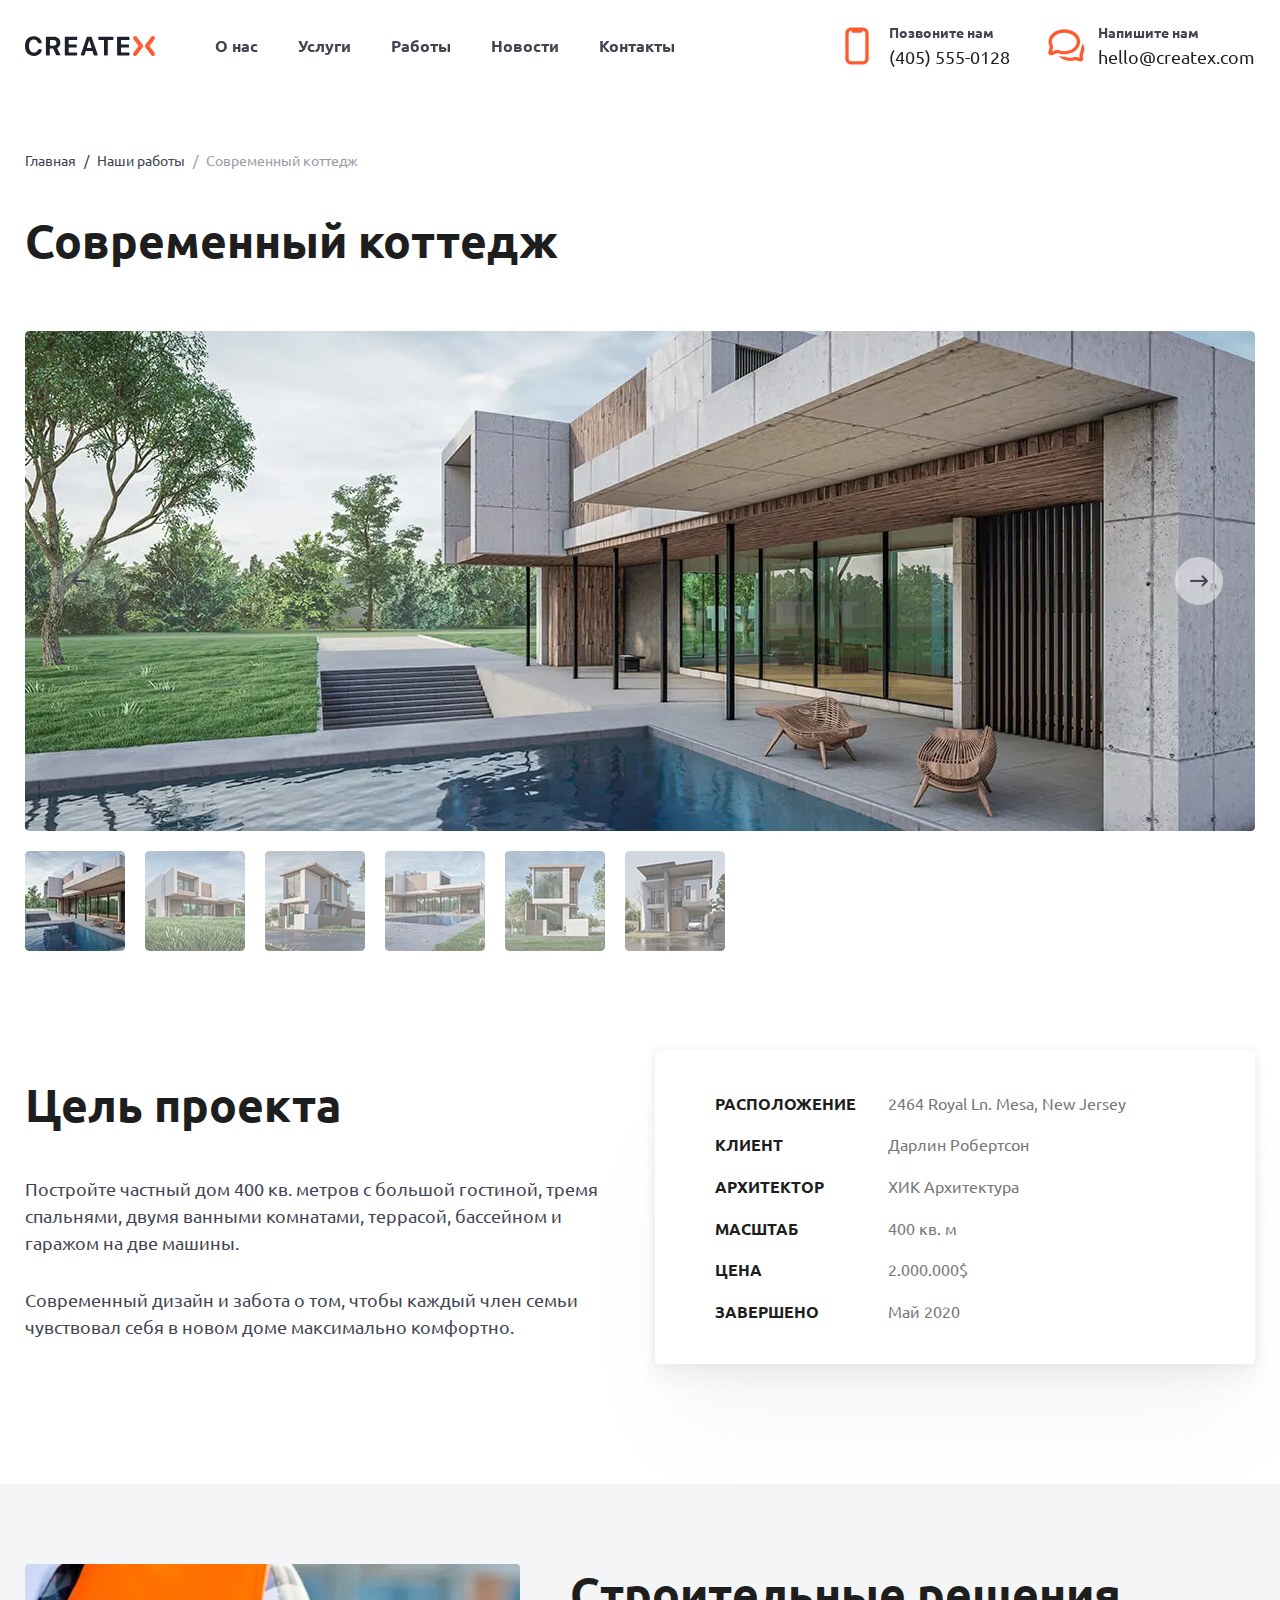
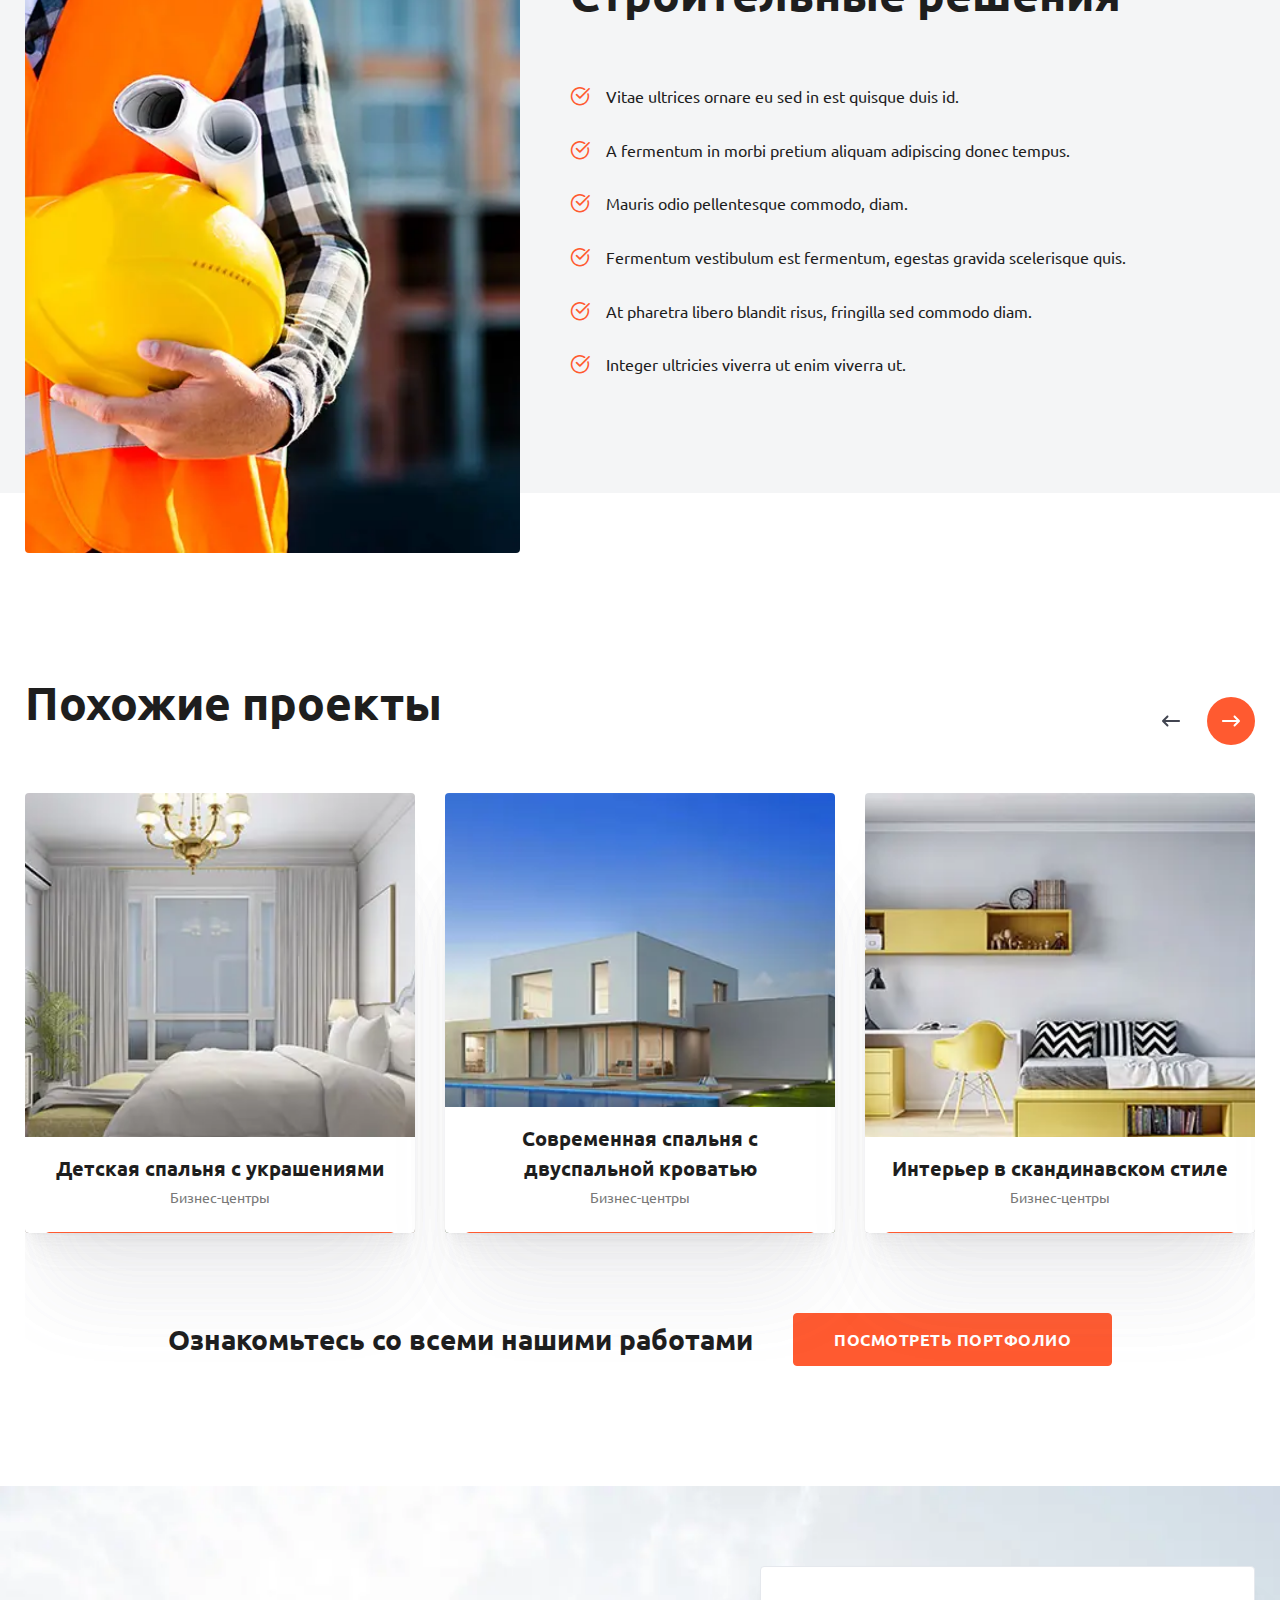
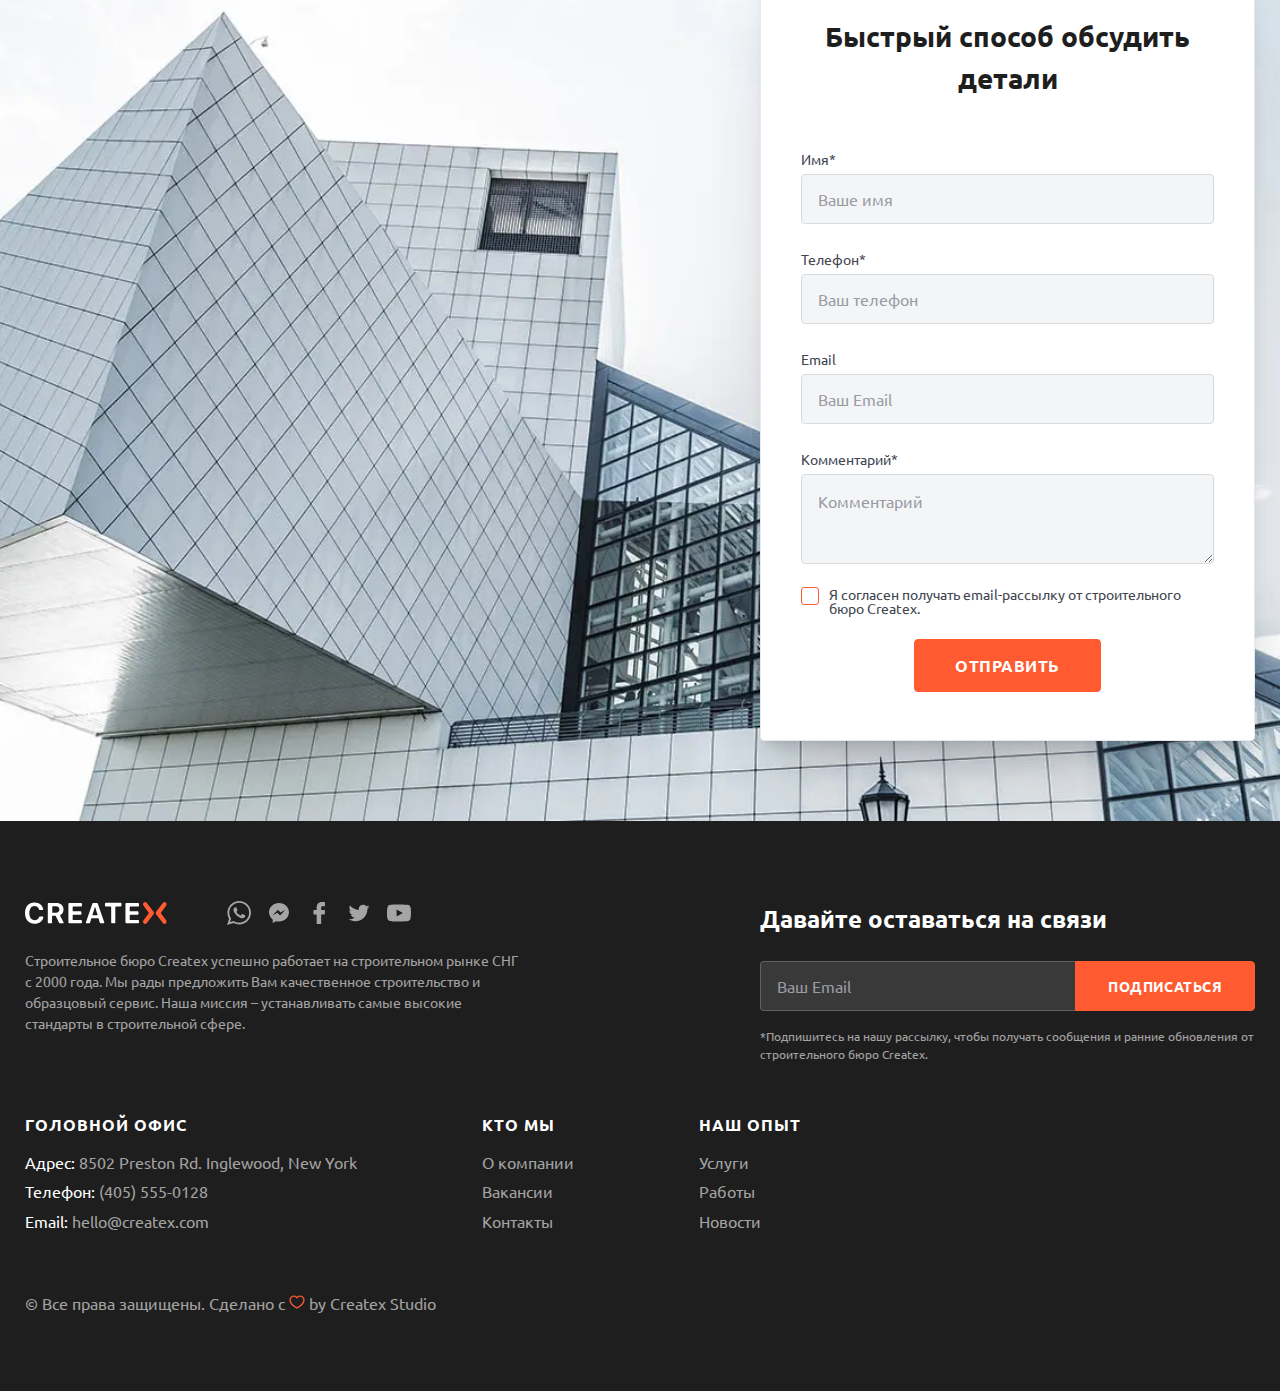
<file: work.html>
<!doctype html>
<html lang="ru">

<head>
	<title>Работа</title>
	<meta charset="UTF-8">
	<meta name="format-detection" content="telephone=no">
	<!-- <style>body{opacity: 0;}</style> -->
	<link rel="stylesheet" href="css/style.min.css?_v=20230830195626">
	<link rel="shortcut icon" href="favicon.ico">
	<!-- <meta name="robots" content="noindex, nofollow"> -->
	<meta name="viewport" content="width=device-width, initial-scale=1.0">
</head>

<body>
	<div class="wrapper">
		<header class="header">
			<div class="container">
				<div class="header__wrapper">
					<a href="" class="header__logo logo"><svg class="svg-icon" viewBox="0 0 130 22">
							<use xlink:href="img/sprite/sprite-multy.svg#logo"></use>
						</svg></a>
					<div class="header__menu menu">
						<button type="button" class="menu__icon icon-menu"><span></span></button>
						<nav class="menu__body">
							<ul class="menu__list" data-da=".menu__body,899.98">
								<li class="menu__item"><a href="" class="menu__link"><span>О нас</span></a></li>
								<li class="menu__item"><a href="" class="menu__link"><span>Услуги</span></a></li>
								<li class="menu__item"><a href="" class="menu__link"><span>Работы</span></a></li>
								<li class="menu__item"><a href="" class="menu__link"><span>Новости</span></a></li>
								<li class="menu__item"><a href="" class="menu__link"><span>Контакты</span></a></li>
							</ul>
						</nav>
					</div>
					<div class="header__contact-to-us contact-to-us" data-da=".menu__body,429.98">
						<a href="tel:4055550128" class="contact-to-us__item item-contact">
							<div class="item-contact__icon"><svg class="svg-icon" viewBox="0 0 1 1">
									<use xlink:href="img/sprite/sprite-mono.svg#phone"></use>
								</svg></div>
							<div class="item-contact__text">
								<div class="item-contact__label">Позвоните нам</div>
								<div class="item-contact__link">(405) 555-0128</div>
							</div>
						</a>
						<a href="mailto:hello@createx.com" class="contact-to-us__item item-contact">
							<div class="item-contact__icon"><svg class="svg-icon" viewBox="0 0 1 1">
									<use xlink:href="img/sprite/sprite-mono.svg#chat"></use>
								</svg></div>
							<div class="item-contact__text">
								<div class="item-contact__label">Напишите нам</div>
								<div class="item-contact__link">hello@createx.com</div>
							</div>
						</a>
					</div>
				</div>
			</div>
		</header>
		<main class="work-page page" id="page">
			<div class="container">
				<div class="crumbs work-page__crumbs">
					<div class="crumbs__list">
						<a href='home.html' class='crumbs__item'>Главная</a><a href='' class='crumbs__item'>Наши работы</a>
						<div class='crumbs__item'>Современный коттедж</div>
						<!--
      <a href="" class="crumbs__item">Homepage</a>
      <div class="crumbs__item">Homepage</div>
      -->
					</div>
				</div>

			</div>

			<div class="work-page__gallery gallery">
				<div class="container">
					<h2 class="gallery__title title title_left title_m700">Современный коттедж</h2>
					<div class="gallery__slider slider-gallery">
						<div class="slider-gallery__slider-main main-slider-gallery swiper">
							<div class="main-slider-gallery__wrapper swiper-wrapper">
								<div class="main-slider-gallery__slide swiper-slide">
									<div class="main-slider-gallery__slide-img"><picture><source srcset="img/page-work/slider/full/page-work_01.webp" type="image/webp"><img src="img/page-work/slider/full/page-work_01.jpg" alt=""></picture></div>
								</div>
								<div class="main-slider-gallery__slide swiper-slide">
									<div class="main-slider-gallery__slide-img"><picture><source srcset="img/page-work/slider/full/page-work_01.webp" type="image/webp"><img src="img/page-work/slider/full/page-work_01.jpg" alt=""></picture></div>
								</div>
								<div class="main-slider-gallery__slide swiper-slide">
									<div class="main-slider-gallery__slide-img"><picture><source srcset="img/page-work/slider/full/page-work_01.webp" type="image/webp"><img src="img/page-work/slider/full/page-work_01.jpg" alt=""></picture></div>
								</div>
								<div class="main-slider-gallery__slide swiper-slide">
									<div class="main-slider-gallery__slide-img"><picture><source srcset="img/page-work/slider/full/page-work_01.webp" type="image/webp"><img src="img/page-work/slider/full/page-work_01.jpg" alt=""></picture></div>
								</div>
								<div class="main-slider-gallery__slide swiper-slide">
									<div class="main-slider-gallery__slide-img"><picture><source srcset="img/page-work/slider/full/page-work_01.webp" type="image/webp"><img src="img/page-work/slider/full/page-work_01.jpg" alt=""></picture></div>
								</div>
								<div class="main-slider-gallery__slide swiper-slide">
									<div class="main-slider-gallery__slide-img"><picture><source srcset="img/page-work/slider/full/page-work_01.webp" type="image/webp"><img src="img/page-work/slider/full/page-work_01.jpg" alt=""></picture></div>
								</div>
							</div>
							<button type="button" class="swiper-button-prev">
								<div class="swiper-button-icon">
									<svg class="svg-icon" viewBox="0 0 1 1">
										<use xlink:href="img/sprite/sprite-mono.svg#arrow-left"></use>
									</svg>
								</div>
							</button>
							<button type="button" class="swiper-button-next">
								<div class="swiper-button-icon">
									<svg class="svg-icon" viewBox="0 0 1 1">
										<use xlink:href="img/sprite/sprite-mono.svg#arrow-left"></use>
									</svg>
								</div>
							</button>
						</div>
						<div class="slider-gallery__slider-thumb thumb-slider-gallery swiper">
							<div class="thumb-slider-gallery__wrapper swiper-wrapper">
								<div class="thumb-slider-gallery__slide swiper-slide">
									<div class="thumb-slider-gallery__slide-img">
										<picture><source srcset="img/page-work/slider/thumbnails/page-work-thumbnail_01.webp" type="image/webp"><img src="img/page-work/slider/thumbnails/page-work-thumbnail_01.jpg" alt=""></picture>
									</div>
								</div>
								<div class="thumb-slider-gallery__slide swiper-slide">
									<div class="thumb-slider-gallery__slide-img">
										<picture><source srcset="img/page-work/slider/thumbnails/page-work-thumbnail_02.webp" type="image/webp"><img src="img/page-work/slider/thumbnails/page-work-thumbnail_02.jpg" alt=""></picture>
									</div>
								</div>
								<div class="thumb-slider-gallery__slide swiper-slide">
									<div class="thumb-slider-gallery__slide-img">
										<picture><source srcset="img/page-work/slider/thumbnails/page-work-thumbnail_03.webp" type="image/webp"><img src="img/page-work/slider/thumbnails/page-work-thumbnail_03.jpg" alt=""></picture>
									</div>
								</div>
								<div class="thumb-slider-gallery__slide swiper-slide">
									<div class="thumb-slider-gallery__slide-img">
										<picture><source srcset="img/page-work/slider/thumbnails/page-work-thumbnail_04.webp" type="image/webp"><img src="img/page-work/slider/thumbnails/page-work-thumbnail_04.jpg" alt=""></picture>
									</div>
								</div>
								<div class="thumb-slider-gallery__slide swiper-slide">
									<div class="thumb-slider-gallery__slide-img">
										<picture><source srcset="img/page-work/slider/thumbnails/page-work-thumbnail_05.webp" type="image/webp"><img src="img/page-work/slider/thumbnails/page-work-thumbnail_05.jpg" alt=""></picture>
									</div>
								</div>
								<div class="thumb-slider-gallery__slide swiper-slide">
									<div class="thumb-slider-gallery__slide-img">
										<picture><source srcset="img/page-work/slider/thumbnails/page-work-thumbnail_06.webp" type="image/webp"><img src="img/page-work/slider/thumbnails/page-work-thumbnail_06.jpg" alt=""></picture>
									</div>
								</div>
							</div>
						</div>
					</div>
				</div>
			</div>

			<div class="work-page__project-goal project-goal">
				<div class="container">
					<div class="project-goal__row">
						<div class="project-goal__description">
							<h2 class="project-goal__title title title_left">Цель проекта</h2>
							<div class="project-goal__description-text">
								<p>Постройте частный дом 400 кв. метров с большой гостиной, тремя спальнями, двумя ванными комнатами, террасой, бассейном и гаражом на две машины.</p>
								<p>Современный дизайн и забота о том, чтобы каждый член семьи чувствовал себя в новом доме максимально комфортно.</p>
							</div>
						</div>
						<div class="project-goal__card card-project-goal">
							<div class="card-project-goal__list">
								<div class="card-project-goal__title">Расположение</div>
								<div class="card-project-goal__value">2464 Royal Ln. Mesa, New Jersey</div>
								<div class="card-project-goal__title">Клиент</div>
								<div class="card-project-goal__value">Дарлин Робертсон</div>
								<div class="card-project-goal__title">АРХИТЕКТОР</div>
								<div class="card-project-goal__value">ХИК Архитектура</div>
								<div class="card-project-goal__title">Масштаб</div>
								<div class="card-project-goal__value">400 кв. м</div>
								<div class="card-project-goal__title">Цена</div>
								<div class="card-project-goal__value">2.000.000$</div>
								<div class="card-project-goal__title">ЗАВЕРШЕНО</div>
								<div class="card-project-goal__value">Май 2020</div>
							</div>

						</div>
					</div>
				</div>
			</div>

			<div class="work-page__constructive-decisions constructive-decisions">
				<div class="container">
					<div class="constructive-decisions__row">
						<div class="constructive-decisions__img"><picture><source srcset="img/constructive-decisions/cover.webp" type="image/webp"><img src="img/constructive-decisions/cover.jpg" alt=""></picture></div>
						<div class="constructive-decisions__text">
							<h2 class="constructive-decisions__title title title_left">Строительные решения</h2>
							<div class="constructive-decisions__list">
								<div class="constructive-decisions__check">Vitae ultrices ornare eu sed in est quisque duis id.</div>
								<div class="constructive-decisions__check">A fermentum in morbi pretium aliquam adipiscing donec tempus.</div>
								<div class="constructive-decisions__check">Mauris odio pellentesque commodo, diam.</div>
								<div class="constructive-decisions__check">Fermentum vestibulum est fermentum, egestas gravida scelerisque quis.</div>
								<div class="constructive-decisions__check">At pharetra libero blandit risus, fringilla sed commodo diam.</div>
								<div class="constructive-decisions__check">Integer ultricies viverra ut enim viverra ut.</div>
							</div>
						</div>
					</div>
				</div>
			</div>

			<div class="work-page__similar-projects similar-projects">
				<div class="container">
					<h2 class="similar-projects__title title title_left title_m-700">Похожие проекты</h2>
					<div class="similar-projects__slider slider-similar-projects slider-t1">
						<div class="slider-similar-projects__slider slider-t1__slider swiper">
							<div class="slider-similar-projects__wrapper slider-t1__wrapper swiper-wrapper">
								<div class="slider-similar-projects__slide slider-t1__slide swiper-slide">
									<div class="card-similar-projects card-slider-t1">
										<a href="" class="card-similar-projects__img card-slider-t1__img"><picture><source srcset="img/our-works/our-works_06.webp" type="image/webp"><img src="img/our-works/our-works_06.jpg" alt="" /></picture></a>
										<div class="card-similar-projects__info card-slider-t1__info">
											<div class="card-similar-projects__title card-slider-t1__title">Детская спальня с украшениями</div>
											<div class="card-similar-projects__subtitle card-slider-t1__subtitle">Бизнес-центры</div>
											<a href="" class="card-similar-projects__button button button_third card-slider-t1__button">Посмотреть проект</a>
										</div>
									</div>
								</div>
								<div class="slider-similar-projects__slide slider-t1__slide swiper-slide">
									<div class="card-similar-projects card-slider-t1">
										<a href="" class="card-similar-projects__img card-slider-t1__img"><picture><source srcset="img/our-works/our-works_05.webp" type="image/webp"><img src="img/our-works/our-works_05.jpg" alt="" /></picture></a>
										<div class="card-similar-projects__info card-slider-t1__info">
											<div class="card-similar-projects__title card-slider-t1__title">Современная спальня с двуспальной кроватью</div>
											<div class="card-similar-projects__subtitle card-slider-t1__subtitle">Бизнес-центры</div>
											<a href="" class="card-similar-projects__button button button_third card-slider-t1__button">Посмотреть проект</a>
										</div>
									</div>
								</div>
								<div class="slider-similar-projects__slide slider-t1__slide swiper-slide">
									<div class="card-similar-projects card-slider-t1">
										<a href="" class="card-similar-projects__img card-slider-t1__img"><picture><source srcset="img/our-works/our-works_07.webp" type="image/webp"><img src="img/our-works/our-works_07.jpg" alt="" /></picture></a>
										<div class="card-similar-projects__info card-slider-t1__info">
											<div class="card-similar-projects__title card-slider-t1__title">Интерьер в скандинавском стиле</div>
											<div class="card-similar-projects__subtitle card-slider-t1__subtitle">Бизнес-центры</div>
											<a href="" class="card-similar-projects__button button button_third card-slider-t1__button">Посмотреть проект</a>
										</div>
									</div>
								</div>
								<div class="slider-similar-projects__slide slider-t1__slide swiper-slide">
									<div class="card-similar-projects card-slider-t1">
										<a href="" class="card-similar-projects__img card-slider-t1__img"><picture><source srcset="img/our-works/our-works_08.webp" type="image/webp"><img src="img/our-works/our-works_08.jpg" alt="" /></picture></a>
										<div class="card-similar-projects__info card-slider-t1__info">
											<div class="card-similar-projects__title card-slider-t1__title">Детская спальня с украшениями</div>
											<div class="card-similar-projects__subtitle card-slider-t1__subtitle">Бизнес-центры</div>
											<a href="" class="card-similar-projects__button button button_third card-slider-t1__button">Посмотреть проект</a>
										</div>
									</div>
								</div>
								<div class="slider-similar-projects__slide slider-t1__slide swiper-slide">
									<div class="card-similar-projects card-slider-t1">
										<a href="" class="card-similar-projects__img card-slider-t1__img"><picture><source srcset="img/our-works/our-works_09.webp" type="image/webp"><img src="img/our-works/our-works_09.jpg" alt="" /></picture></a>
										<div class="card-similar-projects__info card-slider-t1__info">
											<div class="card-similar-projects__title card-slider-t1__title">Современная спальня с двуспальной кроватью</div>
											<div class="card-similar-projects__subtitle card-slider-t1__subtitle">Бизнес-центры</div>
											<a href="" class="card-similar-projects__button button button_third card-slider-t1__button">Посмотреть проект</a>
										</div>
									</div>
								</div>
							</div>
						</div>
						<button type="button" class="swiper-button-prev">
							<div class="swiper-button-icon">
								<svg class="svg-icon" viewBox="0 0 1 1">
									<use xlink:href="img/sprite/sprite-mono.svg#arrow-left"></use>
								</svg>
							</div>
						</button>
						<button type="button" class="swiper-button-next">
							<div class="swiper-button-icon">
								<svg class="svg-icon" viewBox="0 0 1 1">
									<use xlink:href="img/sprite/sprite-mono.svg#arrow-left"></use>
								</svg>
							</div>
						</button>
					</div>
					<div class="similar-projects__more more-block">
						<div class="similar-projects__text more-block__text">Ознакомьтесь со всеми нашими работами</div>
						<a href="" class="similar-projects__button button button_secondary more-block__button">Посмотреть портфолио</a>
					</div>
				</div>
			</div>






			<div class="work-page__form-request form-request">
				<div class="container">
					<form action="">
						<div class="request-form form-request__form">
							<div class="request-form__title">Быстрый способ обсудить детали</div>
							<div class="request-form__input-wrapper input-wrapper input-wrapper_label">
								<div class="input-wrapper__label">Имя*</div>
								<input autocomplete="off" type="text" name="form[]" data-error="Ошибка" placeholder="Ваше имя" class="input input-wrapper__input" />
							</div>
							<div class="request-form__input-wrapper input-wrapper input-wrapper_label">
								<div class="input-wrapper__label">Телефон*</div>
								<input autocomplete="off" type="text" name="form[]" data-error="Ошибка" placeholder="Ваш телефон" class="input input-wrapper__input" />
							</div>
							<div class="request-form__input-wrapper input-wrapper input-wrapper_label">
								<div class="input-wrapper__label">Email</div>
								<input autocomplete="off" type="text" name="form[]" data-error="Ошибка" placeholder="Ваш Email" class="input input-wrapper__input" />
							</div>
							<div class="request-form__input-wrapper input-wrapper input-wrapper_label">
								<div class="input-wrapper__label">Комментарий*</div>
								<textarea autocomplete="off" type="text" name="form[]" data-error="Ошибка" placeholder="Комментарий" class="input input-wrapper__input input-wrapper__input_comment" rows="3"></textarea>
							</div>
							<div class="checkbox request-form__checkbox">
								<input id="c_1" data-error="Ошибка" class="checkbox__input" type="checkbox" value="1" name="form[]" />
								<label for="c_1" class="checkbox__label"><span class="checkbox__text">Я согласен получать email-рассылку от строительного бюро Createx.</span></label>
							</div>
							<div class="request-form__button-wrapper">
								<button type="submit" class="request-form__button button button_secondary">Отправить</button>
							</div>
						</div>
					</form>
				</div>
			</div>




		</main>
		<footer class="footer">
			<div class="container">
				<div class="to-top">
					<span>вверх</span>
					<svg data-goto="#page" class="svg-icon" viewBox="0 0 1 1">
						<use xlink:href="img/sprite/sprite-mono.svg#up-chevron"></use>
					</svg>
				</div>
				<div class="footer__grid">
					<div class="footer__row footer__row_1">
						<div class="footer__main">
							<a href="" class="footer__logo logo">
								<svg class="svg-icon" viewBox="0 0 130 22">
									<use xlink:href="img/sprite/sprite-multy.svg#logo_white"></use>
								</svg>
							</a>
							<div class="footer__socials">
								<a href="" class="footer__socials-link">
									<svg class="svg-icon" viewBox="0 0 1 1">
										<use xlink:href="img/sprite/sprite-mono.svg#whatsapp"></use>
									</svg>
								</a>
								<a href="" class="footer__socials-link">
									<svg class="svg-icon" viewBox="0 0 1 1">
										<use xlink:href="img/sprite/sprite-mono.svg#messanger"></use>
									</svg>
								</a>
								<a href="" class="footer__socials-link">
									<svg class="svg-icon" viewBox="0 0 1 1">
										<use xlink:href="img/sprite/sprite-mono.svg#facebook"></use>
									</svg>
								</a>
								<a href="" class="footer__socials-link">
									<svg class="svg-icon" viewBox="0 0 1 1">
										<use xlink:href="img/sprite/sprite-mono.svg#twitter"></use>
									</svg>
								</a>
								<a href="" class="footer__socials-link">
									<svg class="svg-icon" viewBox="0 0 1 1">
										<use xlink:href="img/sprite/sprite-mono.svg#youtube"></use>
									</svg>
								</a>
							</div>
							<div class="footer__history">
								<p>Строительное бюро Createx успешно работает на строительном рынке СНГ с 2000 года. Мы рады предложить Вам качественное строительство и образцовый сервис. Наша миссия – устанавливать самые высокие стандарты в строительной сфере.</p>
							</div>
						</div>
						<div class="footer__email-newsletter email-newsletter">
							<div class="email-newsletter__title">Давайте оставаться на связи</div>
							<div class="email-newsletter__input-block">
								<div class="email-newsletter__input-wrapper input-wrapper">
									<input autocomplete="off" type="text" name="form[]" data-error="Ошибка" placeholder="Ваш Email" class="input input-wrapper__input" />
								</div>
								<button class="email-newsletter__button button button_secondary">Подписаться</button>
							</div>
							<div class="email-newsletter__subtitle">
								<p>*Подпишитесь на нашу рассылку, чтобы получать сообщения и ранние обновления от строительного бюро Createx.</p>
							</div>
						</div>
					</div>
					<div class="footer__row footer__row_2">
						<div class="footer__location nav-footer">
							<h4 class="nav-footer__title footer__title">Головной офис</h4>
							<div class="nav-footer__list">
								<div class="nav-footer__item">
									<p><span class="c-white">Адрес:</span> <a href="">8502 Preston Rd. Inglewood, New York</a></p>
								</div>
								<div class="nav-footer__item">
									<p><span class="c-white">Телефон:</span> <a href="tel:4055550128">(405) 555-0128</a></p>
								</div>
								<div class="nav-footer__item">
									<p><span class="c-white">Email:</span> <a href="mailto:hello@createx.com">hello@createx.com</a></p>
								</div>
							</div>
						</div>
						<div class="footer__who-we-are nav-footer">
							<h4 class="footer__title">Кто мы</h4>
							<div class="nav-footer__list-wrapper">
								<nav class="nav-footer__list">
									<div class="nav-footer__item"><a href="">О компании</a></div>
									<div class="nav-footer__item"><a href="">Вакансии</a></div>
									<div class="nav-footer__item"><a href="">Контакты</a></div>
								</nav>
							</div>
						</div>
						<div class="footer__our-experience nav-footer">
							<h4 class="footer__title">НАШ ОПЫТ</h4>
							<div class="nav-footer__list-wrapper">
								<nav class="nav-footer__list">
									<div class="nav-footer__item"><a href="">Услуги</a></div>
									<div class="nav-footer__item"><a href="">Работы</a></div>
									<div class="nav-footer__item"><a href="">Новости</a></div>
								</nav>
							</div>
						</div>
					</div>
					<div class="footer__row footer__row_3">
						<div class="footer__copy">
							<span>&copy; Все права защищены. Сделано с <svg class="svg-icon" viewBox="0 0 1 1">
									<use xlink:href="img/sprite/sprite-mono.svg#heart"></use>
								</svg> by Createx Studio</span>
						</div>
					</div>
				</div>
			</div>
		</footer>

	</div>
	<div id="popup-sub-newsletter" aria-hidden="true" class="popup">
		<div class="popup__wrapper">
			<div class="popup__content">
				<div class="popup__close-wrapper">
					<button data-close type="button" class="popup__close"></button>
				</div>
				<div class="popup__text popup-subscribe-newsletter">
					<h2 class="popup-subscribe-newsletter__title popup__title">Подписка на новостную рассылку</h2>
					<form action="#">
						<div class="input-wrapper input-wrapper_label popup__input">
							<div class="input-wrapper__label">Имя*</div>
							<input autocomplete="off" type="text" name="form[]" data-error="Ошибка" placeholder="Ваше имя" class="input input-wrapper__input">
						</div>
						<div class="input-wrapper input-wrapper_label popup__input">
							<div class="input-wrapper__label">Email*</div>
							<input autocomplete="off" type="text" name="form[]" data-error="Ошибка" placeholder="Ваш email" class="input input-wrapper__input">
						</div>
						<button type="submit" class="popup__button button button_secondary">Отправить</button>
					</form>
				</div>
			</div>
		</div>
	</div>


	<div id="popup-send-cv" aria-hidden="true" class="popup">
		<div class="popup__wrapper">
			<div class="popup__content">
				<div class="popup__close-wrapper">
					<button data-close type="button" class="popup__close"></button>
				</div>
				<div class="popup__text popup-send-cv-cl">
					<h2 class="popup-send-cv-cl__title popup__title">Отправить резюме</h2>
					<form action="#">
						<div class="input-wrapper input-wrapper_label popup__input">
							<div class="input-wrapper__label">Имя*</div>
							<input autocomplete="off" type="text" name="form[]" data-error="Ошибка" placeholder="Ваше имя" class="input input-wrapper__input">
						</div>
						<div class="input-wrapper input-wrapper_label popup__input">
							<div class="input-wrapper__label">Местоположение*</div>
							<select name="form[]" class="form">
								<option value="" data-class="select__placeholder">Выберите ваше местоположение</option>
								<option value="1">Местоположение №1</option>
								<option value="2">Местоположение №2</option>
								<option value="3">Местоположение №3</option>
								<option value="4">Местоположение №4</option>
							</select>
						</div>

						<div class="input-wrapper input-wrapper_label popup__input">
							<div class="input-wrapper__label">Телефон*</div>
							<input autocomplete="off" type="text" name="form[]" data-error="Ошибка" placeholder="Ваш номер телефона" class="input input-wrapper__input">
						</div>
						<div class="input-wrapper input-wrapper_label popup__input">
							<div class="input-wrapper__label">Email*</div>
							<input autocomplete="off" type="text" name="form[]" data-error="Ошибка" placeholder="Ваш email" class="input input-wrapper__input">
						</div>
						<button type="submit" class="popup__button button button_secondary">Отправить</button>
					</form>
				</div>
			</div>
		</div>
	</div>
	<script src="js/app.min.js?_v=20230830195626"></script>
</body>

</html>
<!--
<div class="want-know-more__input-wrapper input-know-more">
   <div class="input-know-more__label">Имя</div>
   <input autocomplete="off" type="text" name="form[]" data-error="Ошибка" placeholder="Ваше имя" class="input input-know-more__input" />
</div>
-->
</file>
<file: css/style.min.css>
@charset "UTF-8";@import url(https://fonts.googleapis.com/css?family=Ubuntu:regular,700&display=swap);@font-face{font-family:icons;font-display:swap;src:url(../fonts/icons.woff2) format("woff2"),url(../fonts/icons.woff) format("woff");font-weight:400;font-style:normal}.checkbox__label::after,.comment__reply::before,.constructive-decisions__check::before,.header-single-news-page__date::before,.header-single-news-page__quantity-comments::before,.item-news__quantity-comments::before,.item-vacancies__info-location::before,.item-vacancies__work-time::before,.news-block__text ul>li::before,.select__value:after,[class*=_icon-]:before{font-family:icons;font-style:normal;font-weight:400;font-variant:normal;text-transform:none;line-height:1;-webkit-font-smoothing:antialiased;-moz-osx-font-smoothing:grayscale}[class*=_icon-]:before{display:block}._icon-chat:before{content:"\e900"}._icon-checkbox:before{content:"\e901"}._icon-check:before{content:"\e902"}._icon-location:before{content:"\e903"}._icon-clock:before{content:"\e904"}._icon-share-arrow:before{content:"\e905"}._icon-down-chevron:before{content:"\e906"}*{padding:0;margin:0;border:0}*,:after,:before{-webkit-box-sizing:border-box;box-sizing:border-box}body,html{height:100%;min-width:320px}body{color:#1e1e1e;line-height:1;font-family:Ubuntu;font-size:1rem;-ms-text-size-adjust:100%;-moz-text-size-adjust:100%;-webkit-text-size-adjust:100%;-webkit-font-smoothing:antialiased;-moz-osx-font-smoothing:grayscale}button,input,textarea{font-family:Ubuntu;font-size:inherit}button{cursor:pointer;color:inherit;background-color:inherit}a{color:inherit}a:link,a:visited{text-decoration:none}a:hover{text-decoration:none}ul li{list-style:none}img{vertical-align:top}h1,h2,h3,h4,h5,h6{font-weight:inherit;font-size:inherit}body{background-color:#fff;font-weight:400}body ::-moz-selection{background:#e96641;color:#fff}body ::selection{background:#e96641;color:#fff}body ::-moz-selection{background:#e96641;color:#fff}.lock body{overflow:hidden;-ms-touch-action:none;touch-action:none}.x-clip body{overflow-x:clip}.wrapper{min-height:100%;display:-webkit-box;display:-ms-flexbox;display:flex;-webkit-box-orient:vertical;-webkit-box-direction:normal;-ms-flex-direction:column;flex-direction:column}.wrapper>main{-webkit-box-flex:1;-ms-flex:1 1 auto;flex:1 1 auto}.wrapper>*{min-width:0}.container{max-width:76.875rem;-webkit-box-sizing:content-box;box-sizing:content-box;margin:0 auto;padding:0 1.25rem}.container_810{max-width:50.625rem}.svg-icon{position:relative;display:inline-block;height:100%;width:auto;-o-object-fit:contain;object-fit:contain;-webkit-transform:translate(0,0);-ms-transform:translate(0,0);transform:translate(0,0);fill:#ff5a30}.none{display:none!important}.checkbox{position:relative}.checkbox:not(:last-child){margin-bottom:.3125em}.checkbox__input{position:absolute;width:0;height:0;opacity:0}.checkbox__input:focus+.checkbox__label:before,.checkbox__input:hover+.checkbox__label:before{-webkit-box-shadow:0 0 5px #ff5a30;box-shadow:0 0 5px #ff5a30}.checkbox__input:checked+.checkbox__label:before{background-color:#ff5a30}.checkbox__input:checked+.checkbox__label:after{color:#fff}.checkbox__label{cursor:pointer;display:-webkit-inline-box;display:-ms-inline-flexbox;display:inline-flex;-webkit-box-align:center;-ms-flex-align:center;align-items:center;position:relative;padding-left:1.75rem}.checkbox__label::after,.checkbox__label::before{position:absolute;top:0;left:0;width:1.125rem;height:1.125rem;-webkit-transition:all .3s ease 0s;transition:all .3s ease 0s}.checkbox__label:before{content:"";border-radius:3px;border:1px solid #ff5a30;background-color:transparent}.checkbox__label::after{z-index:1;content:"\e901";color:transparent;font-size:1rem;display:-webkit-box;display:-ms-flexbox;display:flex;-webkit-box-align:center;-ms-flex-align:center;align-items:center;-webkit-box-pack:center;-ms-flex-pack:center;justify-content:center}.select{position:relative}.select__body{position:relative}.select__title{color:inherit;text-align:left;border:1px solid #d9d9d9;background-color:#f4f5f6;cursor:pointer;width:100%;border-radius:4px}.select__value{display:-webkit-box;display:-ms-flexbox;display:flex;-webkit-box-align:center;-ms-flex-align:center;align-items:center;padding:.75em .9375em;gap:.625rem}.select__value>*{-webkit-box-flex:1;-ms-flex:1 1 auto;flex:1 1 auto}.select__value:after{content:"\e906";font-size:1.25rem;color:#424551;-ms-flex-item-align:stretch;-ms-grid-row-align:stretch;align-self:stretch;-webkit-box-flex:0;-ms-flex:0 0 10px;flex:0 0 10px;-webkit-transition:all .3s ease 0s;transition:all .3s ease 0s;display:-webkit-box;display:-ms-flexbox;display:flex;-webkit-box-pack:center;-ms-flex-pack:center;justify-content:center;-webkit-box-align:center;-ms-flex-align:center;align-items:center}._select-open .select__value:after{-webkit-transform:rotate(-180deg);-ms-transform:rotate(-180deg);transform:rotate(-180deg)}.select__value._select-pseudo-label::before{content:attr(data-pseudo-label);opacity:.5}.select__text{-webkit-box-flex:1;-ms-flex:1 1 auto;flex:1 1 auto}.select__input{width:100%;background-color:transparent;height:100%}.select__options{color:#1e1e1e;position:absolute;top:29px;border-radius:0 0 4px 4px;min-width:100%;left:0;background-color:#f4f5f6;border-top:0;border:1px solid #d9d9d9;border-top:0;padding:10px 0 5px 0}.select__scroll{overflow-y:auto;overflow-x:hidden;max-height:200px}.select__option{width:100%;text-align:left;cursor:pointer;padding:5px 15px;color:inherit}.select__option._select-selected{background-color:#eee}.select__row{display:-webkit-inline-box;display:-ms-inline-flexbox;display:inline-flex;-webkit-box-align:center;-ms-flex-align:center;align-items:center}.select._select-open{z-index:5}.select__placeholder{color:#9a9ca5}._select-tag{cursor:pointer}[class*=-ibg]{position:relative}[class*=-ibg] img{position:absolute;width:100%;height:100%;top:0;left:0;-o-object-fit:cover;object-fit:cover}[class*=-ibg_contain] img{-o-object-fit:contain;object-fit:contain}.c-orange{color:#ff5a30}.button{display:inline-block;color:#fff;border:1px solid #fff;border-radius:.25rem;padding:.9375rem 2.5rem;background-color:transparent;font-weight:700;letter-spacing:.03125em;text-transform:uppercase;text-align:center;-webkit-transition:all .2s ease 0s;transition:all .2s ease 0s;line-height:normal}.button:hover{background-color:rgba(61,29,29,.3)}.button_secondary{background-color:#ff5a30;border-color:#ff5a30}.button_secondary:hover{background-color:#ff6a44;border-color:#fff}.button_third{color:#ff5a30;border-color:#ff5a30;background-color:#fff}.button_third:hover{background-color:#ff5a30;border-color:#fff;color:#fff}.title{font-weight:700;line-height:130%;text-align:center}@supports (font-size:clamp(1.375rem ,0.8697368421rem + 2.5263157895vw ,2.875rem)){.title{font-size:clamp(1.375rem ,.8697368421rem + 2.5263157895vw ,2.875rem)}}@supports not (font-size:clamp(1.375rem ,0.8697368421rem + 2.5263157895vw ,2.875rem)){.title{font-size:calc(1.375rem + 1.5 * (100vw - 20rem)/ 59.375)}}.title_left{text-align:left}.title_m700{max-width:44.0625rem}.subtitle{color:#787878;line-height:150%;text-align:center}@supports (font-size:clamp(1rem ,0.9578947368rem + 0.2105263158vw ,1.125rem)){.subtitle{font-size:clamp(1rem ,.9578947368rem + .2105263158vw ,1.125rem)}}@supports not (font-size:clamp(1rem ,0.9578947368rem + 0.2105263158vw ,1.125rem)){.subtitle{font-size:calc(1rem + .125 * (100vw - 20rem)/ 59.375)}}.more-block{display:-webkit-box;display:-ms-flexbox;display:flex;-webkit-box-pack:center;-ms-flex-pack:center;justify-content:center;-webkit-box-align:center;-ms-flex-align:center;align-items:center;gap:1.25rem 2.5rem}.more-block__text{max-width:37.5rem;font-size:1.75rem;line-height:150%;font-weight:700}.swiper-button-next,.swiper-button-prev{width:3rem;height:3rem;border-radius:50%;background-color:rgba(255,255,255,.5);z-index:1;display:-webkit-box;display:-ms-flexbox;display:flex;-webkit-box-pack:center;-ms-flex-pack:center;justify-content:center;-webkit-box-align:center;-ms-flex-align:center;align-items:center;-webkit-transition:all .3s ease 0s;transition:all .3s ease 0s}.swiper-button-next:not(.swiper-button-disabled):hover,.swiper-button-prev:not(.swiper-button-disabled):hover{background-color:#fff}.swiper-button-next.swiper-button-disabled,.swiper-button-prev.swiper-button-disabled{background-color:rgba(255,255,255,.15)}.swiper-button-icon{width:1.5rem;height:1.5rem}.swiper-button-icon svg{fill:#424551}@property --p{syntax:"<number>";inherits:true;initial-value:0}.pie{--p:20;--b:6px;--c:darkred;--w:150px;width:var(--w);aspect-ratio:1;position:relative;display:-ms-inline-grid;display:inline-grid;place-content:center;font-size:2rem;font-weight:700}.pie:after,.pie:before{content:"";position:absolute;border-radius:50%}.pie:before{inset:0;background:radial-gradient(farthest-side,var(--c) 98%,rgba(0,0,0,0)) top/var(--b) var(--b) no-repeat,conic-gradient(var(--c) calc(var(--p) * 1%),rgba(0,0,0,0) 0);-webkit-mask:radial-gradient(farthest-side,rgba(0,0,0,0) calc(99% - var(--b)),#000 calc(100% - var(--b)));mask:radial-gradient(farthest-side,rgba(0,0,0,0) calc(99% - var(--b)),#000 calc(100% - var(--b)))}.pie:after{inset:0;background:radial-gradient(farthest-side,var(--c) 98%,rgba(0,0,0,0)) top/var(--b) var(--b) no-repeat,conic-gradient(var(--c) 100%,rgba(0,0,0,0) 0);-webkit-mask:radial-gradient(farthest-side,rgba(0,0,0,0) calc(99% - var(--b)),#000 calc(100% - var(--b)));mask:radial-gradient(farthest-side,rgba(0,0,0,0) calc(99% - var(--b)),#000 calc(100% - var(--b)));opacity:.3}.animate{-webkit-animation:p 1s .5s both;animation:p 1s .5s both}.no-round:before{background-size:0 0,auto}@-webkit-keyframes p{from{--p:0}}@keyframes p{from{--p:0}}.c-white{color:#fff}.to-top{-webkit-transition:all .2s ease 0s;transition:all .2s ease 0s;opacity:0;pointer-events:none;font-size:.875rem;line-height:150%;display:-webkit-box;display:-ms-flexbox;display:flex;text-transform:uppercase;gap:1rem;position:fixed;right:calc((100% - 1230px)/ 2);bottom:5rem;z-index:3;background-color:transparent}.to-up-enabled .to-top{opacity:1;pointer-events:all}.to-top span{pointer-events:none;-ms-flex-item-align:end;-ms-grid-row-align:end;align-self:end}.to-top .svg-icon{-webkit-transition:all .3s ease 0s;transition:all .3s ease 0s;width:40px;height:40px;padding:8px;position:relative;fill:#fff;background-color:#ff5a30;border-radius:.25rem}.to-top .svg-icon:hover{opacity:.75;-webkit-transform:scale(1.05);-ms-transform:scale(1.05);transform:scale(1.05)}.no-webp .form-request{background:url(../img/cover2.jpg) center/cover no-repeat}.form-request{padding-top:5rem;padding-bottom:5rem}.form-request__form{margin-left:auto}.request-form{max-width:30.9375rem;background-color:#fff;padding:3rem 2.5rem;border-radius:4px;border:1px solid #e5e8ed;-webkit-box-shadow:0 4px 4px -4px rgba(30,33,44,.05),0 12px 10px -6px rgba(30,33,44,.08),0 26px 24px -10px rgba(30,33,44,.1),0 60px 80px -20px rgba(30,33,44,.16);box-shadow:0 4px 4px -4px rgba(30,33,44,.05),0 12px 10px -6px rgba(30,33,44,.08),0 26px 24px -10px rgba(30,33,44,.1),0 60px 80px -20px rgba(30,33,44,.16)}.request-form__title{text-align:center;font-weight:700;line-height:150%}@supports (font-size:clamp(1.25rem ,1.0815789474rem + 0.8421052632vw ,1.75rem)){.request-form__title{font-size:clamp(1.25rem ,1.0815789474rem + .8421052632vw ,1.75rem)}}@supports not (font-size:clamp(1.25rem ,1.0815789474rem + 0.8421052632vw ,1.75rem)){.request-form__title{font-size:calc(1.25rem + .5 * (100vw - 20rem)/ 59.375)}}.request-form__title:not(:last-child){margin-bottom:3.3125rem}@supports (font-size:clamp(0.875rem ,0.8328947368rem + 0.2105263158vw ,1rem)){.request-form__input-wrapper{font-size:clamp(.875rem ,.8328947368rem + .2105263158vw ,1rem)}}@supports not (font-size:clamp(0.875rem ,0.8328947368rem + 0.2105263158vw ,1rem)){.request-form__input-wrapper{font-size:calc(.875rem + .125 * (100vw - 20rem)/ 59.375)}}.request-form__input-wrapper .input-wrapper__input{min-width:100%}.request-form__input-wrapper .input-wrapper__input_comment{min-width:100%}.request-form__input-wrapper:not(:last-child){margin-top:1.75rem}.request-form__checkbox{margin-top:1.25rem}.request-form__checkbox:not(:last-child){margin-bottom:1.5rem}.request-form__checkbox .checkbox__label{font-size:.875rem;color:#424551}.request-form__button-wrapper{display:-webkit-box;display:-ms-flexbox;display:flex;-webkit-box-pack:center;-ms-flex-pack:center;justify-content:center}.crumbs{font-size:.875rem;color:#424551;line-height:150%}.crumbs__list{display:-webkit-box;display:-ms-flexbox;display:flex;-ms-flex-wrap:wrap;flex-wrap:wrap;gap:.5rem}.crumbs__item:not(:first-child){display:-webkit-box;display:-ms-flexbox;display:flex;gap:.5rem}.crumbs__item:not(:first-child)::before{content:"/"}.crumbs__item:not(:last-child){background:-webkit-gradient(linear,left top,left bottom,from(currentColor),to(currentColor)) 100% 100%/0 2px no-repeat;background:linear-gradient(currentColor,currentColor) 100% 100%/0 2px no-repeat;-webkit-transition:background-size .1s;transition:background-size .1s}.crumbs__item:not(:last-child):hover{-webkit-transition:background-size .25s;transition:background-size .25s;background-size:calc(100% - 14px) 2px}.crumbs__item:first-child:not(:last-child){background:-webkit-gradient(linear,left top,left bottom,from(currentColor),to(currentColor)) 100% 100%/0 2px no-repeat;background:linear-gradient(currentColor,currentColor) 100% 100%/0 2px no-repeat;-webkit-transition:background-size .1s;transition:background-size .1s}.crumbs__item:first-child:not(:last-child):hover{-webkit-transition:background-size .25s;transition:background-size .25s;background-size:100% 2px}.crumbs__item:last-child{color:#9a9ca5}.page-header{overflow:hidden;background-color:#f4f5f6;height:30em}@supports (font-size:clamp(0.875rem ,0.7486842105rem + 0.6315789474vw ,1.25rem)){.page-header{font-size:clamp(.875rem ,.7486842105rem + .6315789474vw ,1.25rem)}}@supports not (font-size:clamp(0.875rem ,0.7486842105rem + 0.6315789474vw ,1.25rem)){.page-header{font-size:calc(.875rem + .375 * (100vw - 20rem)/ 59.375)}}.page-header .container{height:100%;position:relative}.page-header__content{position:relative;z-index:1;max-width:37.5rem;height:100%}@supports (padding-top:clamp(6.375rem ,5.3223684211rem + 5.2631578947vw ,9.5rem)){.page-header__content{padding-top:clamp(6.375rem ,5.3223684211rem + 5.2631578947vw ,9.5rem)}}@supports not (padding-top:clamp(6.375rem ,5.3223684211rem + 5.2631578947vw ,9.5rem)){.page-header__content{padding-top:calc(6.375rem + 3.125 * (100vw - 20rem)/ 59.375)}}.page-header__title{font-size:3.6em;font-weight:700;line-height:130%;letter-spacing:.0138888889em;text-transform:uppercase}.page-header__title:not(:first-child){margin-top:2.5rem}.page-header__title:not(:last-child){margin-bottom:1.5rem}.page-header__text{color:#787878;font-size:1em;line-height:150%}.page-header__bg-img{position:absolute;z-index:0;pointer-events:none;top:0;left:37.5rem;width:60.9375rem;height:100%;-o-object-fit:cover;object-fit:cover}.cards-row-with-separator{display:-webkit-box;display:-ms-flexbox;display:flex;-webkit-box-pack:center;-ms-flex-pack:center;justify-content:center;row-gap:3.75rem}.cards-row-with-separator__item{max-width:17.8125rem;min-width:12.5rem;-webkit-box-sizing:content-box;box-sizing:content-box}.item-cards-row-with-separator{text-align:center;-webkit-box-align:center;-ms-flex-align:center;align-items:center;display:-webkit-box;display:-ms-flexbox;display:flex;-webkit-box-orient:vertical;-webkit-box-direction:normal;-ms-flex-direction:column;flex-direction:column}.item-cards-row-with-separator__icon{width:3rem;height:3rem}.item-cards-row-with-separator__icon:not(:last-child){margin-bottom:1.5rem}.item-cards-row-with-separator__title{font-size:1.25em;font-weight:700;line-height:150%;-webkit-box-flex:1;-ms-flex-positive:1;flex-grow:1}.item-cards-row-with-separator__title:not(:last-child){margin-bottom:.5rem}.item-cards-row-with-separator__text{color:#787878;font-size:1em;line-height:160%}.slider-t1{position:relative}.slider-t1__slider{overflow:visible!important;overflow-x:clip!important}.slider-t1__slide{-webkit-box-shadow:0 4px 4px -4px rgba(30,33,44,.03),0 12px 10px -6px rgba(154,156,165,.04),0 30px 24px -10px rgba(154,156,165,.05),0 80px 80px -20px rgba(154,156,165,.08);box-shadow:0 4px 4px -4px rgba(30,33,44,.03),0 12px 10px -6px rgba(154,156,165,.04),0 30px 24px -10px rgba(154,156,165,.05),0 80px 80px -20px rgba(154,156,165,.08)}.slider-t1 .swiper-button-next,.slider-t1 .swiper-button-prev{position:absolute;top:0;-webkit-transform:translate(0,-200%);-ms-transform:translate(0,-200%);transform:translate(0,-200%);background-color:#ff5a30}.slider-t1 .swiper-button-next svg,.slider-t1 .swiper-button-prev svg{fill:#fff}.slider-t1 .swiper-button-next:not(.swiper-button-disabled):hover,.slider-t1 .swiper-button-prev:not(.swiper-button-disabled):hover{background-color:#ff5a30}.slider-t1 .swiper-button-next.swiper-button-disabled,.slider-t1 .swiper-button-prev.swiper-button-disabled{background-color:transparent}.slider-t1 .swiper-button-next.swiper-button-disabled svg,.slider-t1 .swiper-button-prev.swiper-button-disabled svg{fill:#424551}.slider-t1 .swiper-button-prev{right:60px}.slider-t1 .swiper-button-prev:not(.swiper-button-disabled):hover{-webkit-transform:translate(0,-200%) scale(1.1);-ms-transform:translate(0,-200%) scale(1.1);transform:translate(0,-200%) scale(1.1)}.slider-t1 .swiper-button-next{right:0;-webkit-transform:translate(0,-200%) rotate(180deg);-ms-transform:translate(0,-200%) rotate(180deg);transform:translate(0,-200%) rotate(180deg)}.slider-t1 .swiper-button-next:not(.swiper-button-disabled):hover{-webkit-transform:translate(0,-200%) rotate(180deg) scale(1.1);-ms-transform:translate(0,-200%) rotate(180deg) scale(1.1);transform:translate(0,-200%) rotate(180deg) scale(1.1)}.card-slider-t1{max-height:31.25rem;aspect-ratio:390/440;overflow:clip;position:relative;border-radius:.25rem;-webkit-box-shadow:0 4px 4px -4px rgba(30,33,44,.03),0 12px 10px -6px rgba(154,156,165,.04),0 30px 24px -10px rgba(154,156,165,.05),0 80px 80px -20px rgba(154,156,165,.08);box-shadow:0 4px 4px -4px rgba(30,33,44,.03),0 12px 10px -6px rgba(154,156,165,.04),0 30px 24px -10px rgba(154,156,165,.05),0 80px 80px -20px rgba(154,156,165,.08)}.card-slider-t1__img{position:absolute;-o-object-fit:cover;object-fit:cover;width:100%;height:100%;top:0;left:0}.card-slider-t1__img img{width:100%;height:100%;-o-object-fit:cover;object-fit:cover}.card-slider-t1__info{text-align:center;position:absolute;width:100%;bottom:0;left:0;padding:1rem 1.25rem 1.5rem 1.25rem;display:-webkit-box;display:-ms-flexbox;display:flex;-webkit-box-orient:vertical;-webkit-box-direction:normal;-ms-flex-direction:column;flex-direction:column;-webkit-box-pack:center;-ms-flex-pack:center;justify-content:center;background-color:#fff;-webkit-transform:translate(0,76px);-ms-transform:translate(0,76px);transform:translate(0,76px);-webkit-transition:all .3s ease 0s;transition:all .3s ease 0s}.card-slider-t1:hover .card-slider-t1__info{-webkit-transform:translate(0,0);-ms-transform:translate(0,0);transform:translate(0,0)}.card-slider-t1__title{font-size:1.25rem;font-weight:700;line-height:150%}.card-slider-t1__title:not(:last-child){margin-bottom:.25rem}.card-slider-t1__subtitle{font-size:.875rem;line-height:150%;color:#787878;margin-bottom:1.5rem}.card-slider-t1__button{white-space:nowrap}.up-index{vertical-align:super}.reviews{background-color:#f4f5f6}@supports (padding-top:clamp(2.5rem ,1.6578947368rem + 4.2105263158vw ,5rem)){.reviews{padding-top:clamp(2.5rem ,1.6578947368rem + 4.2105263158vw ,5rem)}}@supports not (padding-top:clamp(2.5rem ,1.6578947368rem + 4.2105263158vw ,5rem)){.reviews{padding-top:calc(2.5rem + 2.5 * (100vw - 20rem)/ 59.375)}}@supports (padding-bottom:clamp(3.75rem ,2.4868421053rem + 6.3157894737vw ,7.5rem)){.reviews{padding-bottom:clamp(3.75rem ,2.4868421053rem + 6.3157894737vw ,7.5rem)}}@supports not (padding-bottom:clamp(3.75rem ,2.4868421053rem + 6.3157894737vw ,7.5rem)){.reviews{padding-bottom:calc(3.75rem + 3.75 * (100vw - 20rem)/ 59.375)}}.reviews__row{display:-webkit-box;display:-ms-flexbox;display:flex;gap:10.9756097561%}.reviews__text{width:48.7804878049%;-webkit-box-flex:0;-ms-flex:0 0 48.7804878049%;flex:0 0 48.7804878049%}.reviews__title:not(:last-child){margin-bottom:3.75rem}.reviews__img{max-width:100%;-webkit-box-flex:1;-ms-flex:1 1 100%;flex:1 1 100%;position:relative}.reviews__img img{border-radius:4px;height:34.375rem;position:absolute;width:100%;top:0;left:0;-o-object-fit:cover;object-fit:cover}.slider-reviews__slider{position:relative}.slider-reviews .swiper-button-next,.slider-reviews .swiper-button-prev{position:absolute;bottom:0;background-color:transparent}.slider-reviews .swiper-button-next:not(.swiper-button-disabled):hover,.slider-reviews .swiper-button-prev:not(.swiper-button-disabled):hover{background-color:transparent}.slider-reviews .swiper-button-next.swiper-button-disabled svg,.slider-reviews .swiper-button-prev.swiper-button-disabled svg{fill:#787878}.slider-reviews .swiper-button-prev{right:55px}.slider-reviews .swiper-button-prev:not(.swiper-button-disabled):hover{-webkit-transform:scale(1.2);-ms-transform:scale(1.2);transform:scale(1.2)}.slider-reviews .swiper-button-next{right:5px;-webkit-transform:rotate(180deg);-ms-transform:rotate(180deg);transform:rotate(180deg)}.slider-reviews .swiper-button-next:not(.swiper-button-disabled):hover{-webkit-transform:rotate(180deg) scale(1.2);-ms-transform:rotate(180deg) scale(1.2);transform:rotate(180deg) scale(1.2)}.card-review{display:-webkit-box;display:-ms-flexbox;display:flex;-webkit-box-orient:vertical;-webkit-box-direction:normal;-ms-flex-direction:column;flex-direction:column;-webkit-box-align:start;-ms-flex-align:start;align-items:start;gap:1.5rem}.card-review__avatar{width:4.5rem;height:4.5rem}.card-review__avatar,.card-review__avatar img{border-radius:50%}.card-review__avatar img{width:100%;height:100%}.card-review__comment{font-size:1em;line-height:160%;color:#424551}.card-review__comment p:not(:last-child){margin-bottom:1em}.card-review__reviewer{display:-webkit-box;display:-ms-flexbox;display:flex;-webkit-box-orient:vertical;-webkit-box-direction:normal;-ms-flex-direction:column;flex-direction:column;-webkit-box-align:start;-ms-flex-align:start;align-items:start;gap:.25rem}.card-review__name{font-size:1em;font-weight:700;line-height:160%}.card-review__company{color:#787878;font-size:.875em;line-height:150%}svg[data-goto="#page"]{cursor:pointer}.input-wrapper{position:relative}.input-wrapper_label{padding-top:1.375em}.input-wrapper__label{font-size:.875em;color:#424551;top:0;left:0;position:absolute}.input-wrapper__input{background-color:#f4f5f6;border:1px solid #d7dadd;width:0;height:100%;min-width:150px;min-height:50px;-webkit-box-flex:1;-ms-flex:1 1 100%;flex:1 1 100%;border-radius:.25rem;padding:.75em 1em}.input-wrapper__input::-webkit-input-placeholder{color:#9a9ca5}.input-wrapper__input::-moz-placeholder{color:#9a9ca5}.input-wrapper__input:-ms-input-placeholder{color:#9a9ca5}.input-wrapper__input::-ms-input-placeholder{color:#9a9ca5}.input-wrapper__input::placeholder{color:#9a9ca5}.input-wrapper__input_comment{padding-top:1rem;min-width:20.625rem;max-height:12.5rem;resize:vertical}body::after{content:"";background-color:rgba(0,0,0,.5);position:fixed;width:100%;height:100%;top:0;left:0;opacity:0;-webkit-transition:opacity .8s ease 0s;transition:opacity .8s ease 0s;pointer-events:none;z-index:149}.popup-show body::after{opacity:1}.popup{position:fixed;top:0;left:0;bottom:0;right:0;padding:30px 10px;-webkit-transition:visibility .8s ease 0s;transition:visibility .8s ease 0s;visibility:hidden;pointer-events:none}.popup_show{z-index:150;visibility:visible;overflow:auto;pointer-events:auto}.popup_show .popup__content{visibility:visible;-webkit-transform:scale(1);-ms-transform:scale(1);transform:scale(1)}.popup__wrapper{display:-webkit-box;display:-ms-flexbox;display:flex;-webkit-box-orient:vertical;-webkit-box-direction:normal;-ms-flex-direction:column;flex-direction:column;-webkit-box-align:center;-ms-flex-align:center;align-items:center;min-height:100%;-webkit-box-flex:1;-ms-flex:1 1 auto;flex:1 1 auto;width:100%;display:flex;-webkit-box-pack:center;-ms-flex-pack:center;justify-content:center;align-items:center}.popup__content{position:relative;visibility:hidden;-webkit-transform:scale(0);-ms-transform:scale(0);transform:scale(0);-webkit-transition:-webkit-transform .3s ease 0s;transition:-webkit-transform .3s ease 0s;transition:transform .3s ease 0s;transition:transform .3s ease 0s,-webkit-transform .3s ease 0s;padding:3rem;width:100%;max-width:486px;border-radius:4px;border:1px solid #e5e8ed;background-color:#fff;-webkit-box-shadow:0 4px 4px -4px rgba(30,33,44,.05),0 12px 10px -6px rgba(30,33,44,.08),0 26px 24px -10px rgba(30,33,44,.1),0 60px 80px -20px rgba(30,33,44,.16);box-shadow:0 4px 4px -4px rgba(30,33,44,.05),0 12px 10px -6px rgba(30,33,44,.08),0 26px 24px -10px rgba(30,33,44,.1),0 60px 80px -20px rgba(30,33,44,.16)}.lock .popup__content{visibility:visible}.popup__close-wrapper{width:1.5rem;height:1.5rem;top:1.5rem;right:1.5rem;position:absolute}.popup__close{width:100%;height:100%;position:relative;color:#787878}.popup__close::after,.popup__close::before{content:"";width:1.375rem;height:.125rem;background-color:#787878;border-radius:50px;position:absolute;-webkit-transition:all .2s ease 0s;transition:all .2s ease 0s}.popup__close:hover::after,.popup__close:hover::before{background-color:#585858}.popup__close::before{-webkit-transform:translate(-50%,0) rotate(-45deg);-ms-transform:translate(-50%,0) rotate(-45deg);transform:translate(-50%,0) rotate(-45deg)}.popup__close-wrapper:hover .popup__close::before{-webkit-transform:translate(-50%,0) rotate(-45deg) scale(1.15);-ms-transform:translate(-50%,0) rotate(-45deg) scale(1.15);transform:translate(-50%,0) rotate(-45deg) scale(1.15)}.popup__close::after{-webkit-transform:translate(-50%,0) rotate(45deg);-ms-transform:translate(-50%,0) rotate(45deg);transform:translate(-50%,0) rotate(45deg)}.popup__close-wrapper:hover .popup__close::after{-webkit-transform:translate(-50%,0) rotate(45deg) scale(1.15);-ms-transform:translate(-50%,0) rotate(45deg) scale(1.15);transform:translate(-50%,0) rotate(45deg) scale(1.15)}.popup__title{font-size:1.75rem;font-weight:700;line-height:150%;text-align:center}.popup__title:not(:last-child){margin-bottom:1.5rem}.popup__input:not(:last-of-type){margin-bottom:1.25rem}.popup__input input{min-width:100%}.popup__button{width:100%}.popup__button:not(:first-child){margin-top:2.5rem}.item-news{background-color:#fff;border-radius:4px;-webkit-box-shadow:0 4px 4px -4px rgba(30,33,44,.03),0 12px 10px -6px rgba(154,156,165,.04),0 30px 24px -10px rgba(154,156,165,.05),0 80px 80px -20px rgba(154,156,165,.08);box-shadow:0 4px 4px -4px rgba(30,33,44,.03),0 12px 10px -6px rgba(154,156,165,.04),0 30px 24px -10px rgba(154,156,165,.05),0 80px 80px -20px rgba(154,156,165,.08);display:-webkit-box;display:-ms-flexbox;display:flex;-webkit-box-orient:vertical;-webkit-box-direction:normal;-ms-flex-direction:column;flex-direction:column}.item-news__img{width:100%;max-height:22.5rem;overflow:hidden}.item-news__img:hover img{-webkit-transform:scale(1.1);-ms-transform:scale(1.1);transform:scale(1.1)}.item-news__img img{-webkit-transition:all .3s ease 0s;transition:all .3s ease 0s;width:100%;height:100%;-o-object-fit:cover;object-fit:cover}.item-news__text{padding:1.5rem}.item-news__title{font-size:1.25rem;font-weight:700;line-height:150%}.item-news__title:not(:last-child){margin-bottom:.75rem}.item-news__info{color:#787878;font-size:.875rem;line-height:150%;display:-webkit-box;display:-ms-flexbox;display:flex;margin:0 -12px;gap:.375rem 0;-ms-flex-wrap:wrap;flex-wrap:wrap}.item-news__info>*{padding:0 12px;position:relative}.item-news__info>:not(:last-child)::after{content:"";position:absolute;width:.0625rem;height:.75rem;border-radius:50px;background-color:#787878;top:50%;right:0;-webkit-transform:translate(0,-50%);-ms-transform:translate(0,-50%);transform:translate(0,-50%)}.item-news__category{-webkit-transition:all .3s ease 0s;transition:all .3s ease 0s}.item-news__category:hover{color:#1e1e1e}.item-news__quantity-comments{display:inline-block;-webkit-transition:all .3s ease 0s;transition:all .3s ease 0s}.item-news__quantity-comments:hover{color:#1e1e1e}.item-news__quantity-comments::before{display:inline-block;content:"\e900";font-size:1rem;vertical-align:middle;margin-right:.5rem}.item-news__quantity-comments::after{content:" comments"}.item-news__article{color:#424551;font-size:1rem;line-height:160%}.item-news__article:not(:first-child){margin-top:1rem}.item-news__article p:not(:last-child){margin-bottom:1em}.options{height:100%;display:-webkit-box;display:-ms-flexbox;display:flex;-webkit-box-align:center;-ms-flex-align:center;align-items:center;gap:1.5rem}.options__item{position:relative;cursor:pointer}.options__input{width:0;height:0;opacity:0;position:absolute}.options__input:focus+.options__label:before{-webkit-box-shadow:0 0 5px #000;box-shadow:0 0 5px #000}.options__input:checked+.options__label:before{border-color:#ff5a30}.options__input:checked+.options__label:after{-webkit-transform:translate(0,-50%) scale(1);-ms-transform:translate(0,-50%) scale(1);transform:translate(0,-50%) scale(1)}.options__label{display:-webkit-inline-box;display:-ms-inline-flexbox;display:inline-flex;-webkit-box-align:center;-ms-flex-align:center;align-items:center;cursor:pointer;gap:10px}.options__label:before{content:"";-ms-flex-item-align:center;-ms-grid-row-align:center;align-self:center;width:1rem;height:1rem;-webkit-box-flex:0;-ms-flex:0 0 1rem;flex:0 0 1rem;border-radius:50%;border:1px solid #b3b7bc;-webkit-transition:all .3s ease 0s;transition:all .3s ease 0s}.options__label:after{content:"";-webkit-transition:all .3s ease 0s;transition:all .3s ease 0s;width:.5rem;height:.5rem;border-radius:50%;background-color:#ff5a30;position:absolute;left:4px;top:50%;-webkit-transform:translate(0,-50%) scale(0);-ms-transform:translate(0,-50%) scale(0);transform:translate(0,-50%) scale(0)}.options__text{color:#424551;font-size:1em;line-height:160%}.header{position:fixed;top:0;left:0;z-index:4;width:100%;background-color:rgba(255,255,255,0);padding:1.25rem 0;-webkit-transition:padding .3s ease 0s,background-color .15s ease 0s;transition:padding .3s ease 0s,background-color .15s ease 0s}.header-bc-fff .header{background-color:#fff}.header._header-scroll{padding:.375rem 0;background-color:#fff}.header__wrapper{display:-webkit-box;display:-ms-flexbox;display:flex;-webkit-box-align:center;-ms-flex-align:center;align-items:center;gap:3.75rem;height:3.25rem}.header__logo{height:1.375rem;width:8.125rem}.header__contact-to-us{-webkit-box-flex:1;-ms-flex-positive:1;flex-grow:1;display:-webkit-box;display:-ms-flexbox;display:flex;-webkit-box-pack:end;-ms-flex-pack:end;justify-content:end}.header__contact-to-us._dynamic_adapt_{padding-top:2.5rem;border-top:3px solid #fff;-webkit-box-orient:vertical;-webkit-box-direction:normal;-ms-flex-direction:column;flex-direction:column;color:#fff}.header__contact-to-us._dynamic_adapt_ .item-contact{font-size:1.125rem;min-width:13.125rem}.header__contact-to-us._dynamic_adapt_ .item-contact__label{color:#fff}.menu{height:100%;-ms-flex-item-align:stretch;-ms-grid-row-align:stretch;align-self:stretch;display:-webkit-box;display:-ms-flexbox;display:flex}.menu__list{height:100%;display:-webkit-box;display:-ms-flexbox;display:flex;-webkit-box-align:stretch;-ms-flex-align:stretch;align-items:stretch;gap:2.5rem;color:#424551;font-weight:700;line-height:160%}.menu__list._dynamic_adapt_{-webkit-box-orient:vertical;-webkit-box-direction:normal;-ms-flex-direction:column;flex-direction:column;-webkit-box-align:center;-ms-flex-align:center;align-items:center;font-size:1.375rem;color:#fff;padding-bottom:2.5rem;gap:1.875rem}.menu__item{display:-webkit-box;display:-ms-flexbox;display:flex;-webkit-box-align:stretch;-ms-flex-align:stretch;align-items:stretch;vertical-align:middle}.menu__link{display:-webkit-box;display:-ms-flexbox;display:flex;-webkit-box-align:center;-ms-flex-align:center;align-items:center}.menu__link:hover span{-webkit-transition:background-size .25s;transition:background-size .25s;background-size:100% 2px}.menu__link span{background:-webkit-gradient(linear,left top,left bottom,from(currentColor),to(currentColor)) 0 100%/0 2px no-repeat;background:linear-gradient(currentColor,currentColor) 0 100%/0 2px no-repeat;-webkit-transition:background-size .1s;transition:background-size .1s}._dynamic_adapt_ .menu__link{display:inline-block;padding:.3125rem .625rem}.contact-to-us{display:-webkit-box;display:-ms-flexbox;display:flex;-webkit-box-align:center;-ms-flex-align:center;align-items:center;gap:2.25rem}.item-contact{display:-webkit-box;display:-ms-flexbox;display:flex;-webkit-box-align:center;-ms-flex-align:center;align-items:center;gap:.75rem}.item-contact:hover .item-contact__link{-webkit-transition:background-size .25s;transition:background-size .25s;background-size:100% 1px}.item-contact:hover .item-contact__icon{-webkit-transform:scale(1.1);-ms-transform:scale(1.1);transform:scale(1.1)}.item-contact__icon{width:2.5rem;height:2.5rem;-webkit-transition:all .2s ease 0s;transition:all .2s ease 0s}.item-contact__text{display:-webkit-box;display:-ms-flexbox;display:flex;-webkit-box-orient:vertical;-webkit-box-direction:normal;-ms-flex-direction:column;flex-direction:column;-webkit-box-align:start;-ms-flex-align:start;align-items:start}.item-contact__label{color:#424551;font-size:.875em;font-weight:700;line-height:150%}.item-contact__link{background:-webkit-gradient(linear,left top,left bottom,from(currentColor),to(currentColor)) 0 100%/0 1px no-repeat;background:linear-gradient(currentColor,currentColor) 0 100%/0 1px no-repeat;-webkit-transition:background-size .1s;transition:background-size .1s;font-size:1.125em;line-height:150%}.icon-menu{display:none}.footer{color:rgba(255,255,255,.6);padding-top:5rem;padding-bottom:5rem;background-color:#1e1e1e}.footer__grid{display:-ms-grid;display:grid;-ms-grid-columns:100%;grid-template-columns:100%;gap:3.125rem}.footer__row{display:-webkit-box;display:-ms-flexbox;display:flex}.footer__row_1{gap:3.125rem;-webkit-box-pack:justify;-ms-flex-pack:justify;justify-content:space-between}.footer__row_1>*{max-width:30.9375rem}.footer__row_2{row-gap:3.125rem;-webkit-box-pack:start;-ms-flex-pack:start;justify-content:start}@supports ((-moz-column-gap:clamp(1.875rem ,-7.2080669097rem + 18.9235488626vw ,7.8125rem)) or (column-gap:clamp(1.875rem ,-7.2080669097rem + 18.9235488626vw ,7.8125rem))){.footer__row_2{-webkit-column-gap:clamp(1.875rem ,-7.2080669097rem + 18.9235488626vw ,7.8125rem);-moz-column-gap:clamp(1.875rem ,-7.2080669097rem + 18.9235488626vw ,7.8125rem);column-gap:clamp(1.875rem ,-7.2080669097rem + 18.9235488626vw ,7.8125rem)}}@supports not ((-moz-column-gap:clamp(1.875rem ,-7.2080669097rem + 18.9235488626vw ,7.8125rem)) or (column-gap:clamp(1.875rem ,-7.2080669097rem + 18.9235488626vw ,7.8125rem))){.footer__row_2{-webkit-column-gap:calc(1.875rem + 5.9375 * (100vw - 47.99875rem)/ 31.37625);-moz-column-gap:calc(1.875rem + 5.9375 * (100vw - 47.99875rem)/ 31.37625);column-gap:calc(1.875rem + 5.9375 * (100vw - 47.99875rem)/ 31.37625)}}.footer__row_3{margin-top:.625rem}.footer__main{display:-ms-grid;display:grid;-ms-grid-columns:8.875rem auto;grid-template-columns:8.875rem auto;gap:1.5rem 3.75rem;-ms-flex-line-pack:start;align-content:start}.footer__logo .svg-icon{height:1.5rem}.footer__socials{display:-webkit-box;display:-ms-flexbox;display:flex;gap:1rem}.footer__socials .svg-icon{fill:#fff;opacity:.6;width:1.5rem;height:1.5rem;-webkit-transition:all .3s ease 0s;transition:all .3s ease 0s}.footer__socials .svg-icon:hover{opacity:1}.footer__history{-ms-grid-column-span:2;grid-column:span 2;font-size:.875rem;line-height:150%}.footer__email-newsletter{-ms-grid-column-align:end;justify-self:end}.footer__title{font-size:1em;font-weight:700;line-height:150%;letter-spacing:.0625em;text-transform:uppercase;color:#fff}.footer__title:not(:last-child){margin-bottom:.8125rem}.footer__copy .svg-icon{height:1em}.email-newsletter__title{font-size:1.5rem;font-weight:700;color:#fff;line-height:150%}.email-newsletter__title:not(:last-child){margin-bottom:1.5rem}.email-newsletter__input-block{display:-webkit-box;display:-ms-flexbox;display:flex}.email-newsletter__input-block:not(:last-child){margin-bottom:1rem}.email-newsletter__input-wrapper{width:100%}.email-newsletter__input-wrapper .input-wrapper__input{min-width:100%;border:1px solid rgba(255,255,255,.2);border-right:none;border-radius:.25rem 0 0 .25rem;background-color:rgba(255,255,255,.12);color:#fff}.email-newsletter__button{border-radius:0 .25rem .25rem 0;font-size:.875rem;padding:1.0714285714em 2.2857142857em}.email-newsletter__subtitle{font-size:.75rem;line-height:150%}.nav-footer__list{display:-webkit-box;display:-ms-flexbox;display:flex;-webkit-box-orient:vertical;-webkit-box-direction:normal;-ms-flex-direction:column;flex-direction:column;gap:.25rem;-webkit-box-align:start;-ms-flex-align:start;align-items:start}.nav-footer__item{line-height:160%}.nav-footer__item a{-webkit-transition:all .15s ease 0s;transition:all .15s ease 0s}.nav-footer__item a:hover{color:#fff;text-decoration:underline}.wrapper{-webkit-transition:all .3s ease 0s;transition:all .3s ease 0s}.home-page__video-block{padding-top:7.5rem;padding-bottom:3.75rem}.home-page__our-core-values{padding-top:7.5rem}.home-page__our-core-values>.container{padding-bottom:16.875rem}.no-webp .home-page__services{background:url(../img/services/services-bg.jpg) center/cover no-repeat}.home-page__services{padding-top:13.25rem;padding-bottom:5rem}.home-page__our-work{padding-top:7.5rem;padding-bottom:7.5rem}.home-page__partners{padding-top:5rem;padding-bottom:4.6875rem}.home-page__reviews{margin-bottom:3.75rem}.home-page__facts{padding-top:7.5rem;padding-bottom:5.625rem}.home-page__news{padding-top:5.625rem;padding-bottom:7.8125rem}.main-slider{color:#fff;height:100svh}.main-slider__slider{height:100svh}.main-slider .swiper-pagination-wrapper{height:3.375rem;width:100%;position:absolute;z-index:1;bottom:7.5rem;left:50%;-webkit-transform:translate(-50%,0);-ms-transform:translate(-50%,0);transform:translate(-50%,0)}.main-slider .swiper-pagination{height:100%;display:-webkit-box;display:-ms-flexbox;display:flex;gap:.25rem;padding:0 6.25rem}.main-slider .swiper-pagination-bullet{cursor:pointer;font-size:1.75rem;font-weight:700;line-height:150%;width:11.125rem;-webkit-box-flex:0;-ms-flex:0 0 11.125rem;flex:0 0 11.125rem;color:rgba(255,255,255,.3);background:-webkit-gradient(linear,left top,left bottom,from(rgba(255,255,255,.3)),to(rgba(255,255,255,.3))) 0 100%/100% 2px no-repeat,-webkit-gradient(linear,left top,left bottom,from(#fff),to(#fff)) 0 100%/0 2px no-repeat;background:linear-gradient(rgba(255,255,255,.3),rgba(255,255,255,.3)) 0 100%/100% 2px no-repeat,linear-gradient(#fff,#fff) 0 100%/0 2px no-repeat;-webkit-transition:color .3s ease 0s;transition:color .3s ease 0s}.main-slider .swiper-pagination-bullet-active{-webkit-transition:background-size .8s ease 0s,color .3s ease 0s;transition:background-size .8s ease 0s,color .3s ease 0s;color:#fff;background-size:100% 2px,100% 2px}.main-slider .swiper-button-next,.main-slider .swiper-button-prev{position:absolute;top:50%;-webkit-transform:translate(0,-50%);-ms-transform:translate(0,-50%);transform:translate(0,-50%)}.main-slider .swiper-button-prev{left:2rem}.main-slider .swiper-button-prev:not(.swiper-button-disabled):hover{-webkit-transform:translate(0,-50%) scale(1.1);-ms-transform:translate(0,-50%) scale(1.1);transform:translate(0,-50%) scale(1.1)}.main-slider .swiper-button-next{right:2rem;-webkit-transform:translate(0,-50%) rotate(180deg);-ms-transform:translate(0,-50%) rotate(180deg);transform:translate(0,-50%) rotate(180deg)}.main-slider .swiper-button-next:not(.swiper-button-disabled):hover{-webkit-transform:translate(0,-50%) rotate(180deg) scale(1.1);-ms-transform:translate(0,-50%) rotate(180deg) scale(1.1);transform:translate(0,-50%) rotate(180deg) scale(1.1)}.slide-main-slider{display:-webkit-box!important;display:-ms-flexbox!important;display:flex!important;-webkit-box-align:center!important;-ms-flex-align:center!important;align-items:center!important;padding-top:5.75rem;padding-bottom:10.875rem;position:relative}.slide-main-slider .container{width:100%;padding:0 6.25rem}.slide-main-slider__img{position:absolute;top:0;left:0;width:100%;height:100%;-o-object-fit:cover;object-fit:cover;z-index:-2}.slide-main-slider::before{content:"f";position:absolute;width:100%;height:100%;top:0;left:0;background-color:rgba(30,33,44,.6);z-index:-1}.slide-main-slider__title{max-width:37.5rem;text-transform:uppercase;font-weight:700;line-height:130%;letter-spacing:.0138888889em}@supports (font-size:clamp(1.375rem ,-0.113139528rem + 7.4406976398vw ,4.5rem)){.slide-main-slider__title{font-size:clamp(1.375rem ,-.113139528rem + 7.4406976398vw ,4.5rem)}}@supports not (font-size:clamp(1.375rem ,-0.113139528rem + 7.4406976398vw ,4.5rem)){.slide-main-slider__title{font-size:calc(1.375rem + 3.125 * (100vw - 20rem)/ 41.99875)}}.slide-main-slider__title:not(:last-child){margin-bottom:1.5rem}.slide-main-slider__text{max-width:37.5rem}@supports (font-size:clamp(0.875rem ,0.6964232566rem + 0.8928837168vw ,1.25rem)){.slide-main-slider__text{font-size:clamp(.875rem ,.6964232566rem + .8928837168vw ,1.25rem)}}@supports not (font-size:clamp(0.875rem ,0.6964232566rem + 0.8928837168vw ,1.25rem)){.slide-main-slider__text{font-size:calc(.875rem + .375 * (100vw - 20rem)/ 41.99875)}}.slide-main-slider__text p{line-height:150%}.slide-main-slider__text p:not(:last-child){margin-bottom:1em}.slide-main-slider__text:not(:last-child){margin-bottom:3.75rem}.slide-main-slider__buttons{max-width:37.5rem;display:-webkit-box;display:-ms-flexbox;display:flex;-ms-flex-wrap:wrap;flex-wrap:wrap;gap:1.5rem}@supports (font-size:clamp(0.8125rem ,0.7232116283rem + 0.4464418584vw ,1rem)){.slide-main-slider__buttons{font-size:clamp(.8125rem ,.7232116283rem + .4464418584vw ,1rem)}}@supports not (font-size:clamp(0.8125rem ,0.7232116283rem + 0.4464418584vw ,1rem)){.slide-main-slider__buttons{font-size:calc(.8125rem + .1875 * (100vw - 20rem)/ 41.99875)}}.video-block__title:not(:last-child){margin-bottom:1.5rem}.video-block__subtitle:not(:last-child){margin-bottom:3.75rem}.video-block__video{max-height:31.25rem;height:100svh;width:100%;position:relative;cursor:pointer}.video-block__video::after,.video-block__video::before{content:"";position:absolute;z-index:1;width:100%;height:100%;top:0;left:0}.no-webp .video-block__video:not(.started)::before{background:url(../img/video-preview.jpg) center/cover no-repeat}.video-block__video.started::before{pointer-events:none;z-index:-1}.video-block__video:not(.paused)::after{z-index:-2;pointer-events:none;opacity:0;visibility:hidden}.video-block__video.paused::after{background:-webkit-gradient(linear,left top,left bottom,from(rgba(30,33,44,.6)),to(rgba(30,33,44,.6))) center/cover no-repeat;background:linear-gradient(rgba(30,33,44,.6),rgba(30,33,44,.6)) center/cover no-repeat}.video-block__video video{position:absolute;top:0;left:0;height:100%;width:100%;-o-object-fit:cover;object-fit:cover}.video-block__play-button{display:none;position:absolute;z-index:2;top:50%;left:50%;-webkit-transform:translate(-50%,-50%);-ms-transform:translate(-50%,-50%);transform:translate(-50%,-50%);width:5rem;height:5rem;-webkit-transition:all .3s ease 0s;transition:all .3s ease 0s}.video-block__play-button:hover{-webkit-transform:translate(-50%,-50%) scale(1.1);-ms-transform:translate(-50%,-50%) scale(1.1);transform:translate(-50%,-50%) scale(1.1)}.paused .video-block__play-button{display:block}.video-block__volume-off{position:absolute;z-index:2;bottom:2rem;left:2rem;width:1.25rem;height:1.25rem;-webkit-transition:all .3s ease 0s;transition:all .3s ease 0s;background-color:rgba(255,255,255,.12);border-radius:50%;padding:.625rem;-webkit-box-sizing:content-box;box-sizing:content-box}.video-block__volume-off:hover{-webkit-transform:scale(1.07);-ms-transform:scale(1.07);transform:scale(1.07);background-color:rgba(255,255,255,.3)}.video-block__volume-off svg{fill:#fff}.our-core-values{background-color:#fff}.our-core-values>.container{position:relative}.our-core-values__title:not(:last-child){margin-bottom:1.5rem}.our-core-values__subtitle:not(:last-child){margin-bottom:3.75rem}.our-core-values__form{position:absolute;bottom:-92px;bottom:114px;bottom:0;width:calc(100% - 40px);-webkit-transform:translate(0,44.6601941748%);-ms-transform:translate(0,44.6601941748%);transform:translate(0,44.6601941748%);min-height:100px}.want-know-more{border-radius:4px;background-color:#fff}@supports (padding-top:clamp(1.25rem ,0.6605263158rem + 2.9473684211vw ,3rem)){.want-know-more{padding-top:clamp(1.25rem ,.6605263158rem + 2.9473684211vw ,3rem)}}@supports not (padding-top:clamp(1.25rem ,0.6605263158rem + 2.9473684211vw ,3rem)){.want-know-more{padding-top:calc(1.25rem + 1.75 * (100vw - 20rem)/ 59.375)}}@supports (padding-bottom:clamp(1.25rem ,0.6605263158rem + 2.9473684211vw ,3rem)){.want-know-more{padding-bottom:clamp(1.25rem ,.6605263158rem + 2.9473684211vw ,3rem)}}@supports not (padding-bottom:clamp(1.25rem ,0.6605263158rem + 2.9473684211vw ,3rem)){.want-know-more{padding-bottom:calc(1.25rem + 1.75 * (100vw - 20rem)/ 59.375)}}@supports (padding-left:clamp(0.625rem ,-0.4276315789rem + 5.2631578947vw ,3.75rem)){.want-know-more{padding-left:clamp(.625rem ,-.4276315789rem + 5.2631578947vw ,3.75rem)}}@supports not (padding-left:clamp(0.625rem ,-0.4276315789rem + 5.2631578947vw ,3.75rem)){.want-know-more{padding-left:calc(.625rem + 3.125 * (100vw - 20rem)/ 59.375)}}@supports (padding-right:clamp(0.625rem ,-0.4276315789rem + 5.2631578947vw ,3.75rem)){.want-know-more{padding-right:clamp(.625rem ,-.4276315789rem + 5.2631578947vw ,3.75rem)}}@supports not (padding-right:clamp(0.625rem ,-0.4276315789rem + 5.2631578947vw ,3.75rem)){.want-know-more{padding-right:calc(.625rem + 3.125 * (100vw - 20rem)/ 59.375)}}.want-know-more__title{text-align:center}@supports (font-size:clamp(1.375rem ,1.2486842105rem + 0.6315789474vw ,1.75rem)){.want-know-more__title{font-size:clamp(1.375rem ,1.2486842105rem + .6315789474vw ,1.75rem)}}@supports not (font-size:clamp(1.375rem ,1.2486842105rem + 0.6315789474vw ,1.75rem)){.want-know-more__title{font-size:calc(1.375rem + .375 * (100vw - 20rem)/ 59.375)}}.want-know-more__title:not(:last-child){margin-bottom:4rem}.want-know-more__row{display:-webkit-box;display:-ms-flexbox;display:flex;-ms-flex-wrap:wrap;flex-wrap:wrap;-webkit-box-pack:center;-ms-flex-pack:center;justify-content:center;-webkit-box-align:center;-ms-flex-align:center;align-items:center;gap:2.5rem 1.5rem}.want-know-more__button{padding:.9375rem 2rem}.input-know-more{position:relative;display:-webkit-box;display:-ms-flexbox;display:flex;-webkit-box-flex:1;-ms-flex-positive:1;flex-grow:1}.input-know-more__label{color:#424551;top:-.5rem;left:0;-webkit-transform:translate(0,-100%);-ms-transform:translate(0,-100%);transform:translate(0,-100%);position:absolute}.input-know-more__input{background-color:#f4f5f6;border:1px solid #d7dadd;width:0;height:100%;min-width:150px;min-height:50px;-webkit-box-flex:1;-ms-flex:1 1 100%;flex:1 1 100%;border-radius:.25rem;padding:.75rem 1rem}.input-know-more__input::-webkit-input-placeholder{color:#787878}.input-know-more__input::-moz-placeholder{color:#787878}.input-know-more__input:-ms-input-placeholder{color:#787878}.input-know-more__input::-ms-input-placeholder{color:#787878}.input-know-more__input::placeholder{color:#787878}.input-know-more__input_comment{padding-top:1rem;min-width:20.625rem;max-height:12.5rem;resize:vertical}.input-know-more_comment{-webkit-box-flex:2;-ms-flex-positive:2;flex-grow:2}.want-know-more-wrapper{display:-webkit-box;display:-ms-flexbox;display:flex;gap:1.5rem}.services__title:not(:last-child){margin-bottom:1.5rem}.services__subtitle:not(:last-child){margin-bottom:3.75rem}.services__row{display:-ms-grid;display:grid;grid-template-columns:repeat(auto-fit,minmax(220px,1fr));gap:1.875rem}.services__row:not(:last-child){margin-bottom:5rem}.service-card{position:relative;display:-webkit-box;display:-ms-flexbox;display:flex;-webkit-box-orient:vertical;-webkit-box-direction:normal;-ms-flex-direction:column;flex-direction:column;-webkit-box-align:center;-ms-flex-align:center;align-items:center;-webkit-box-pack:center;-ms-flex-pack:center;justify-content:center;gap:1.5rem;padding:1.25rem;aspect-ratio:1/1;border-radius:.25rem;background-color:#fff;-webkit-box-shadow:0 4px 4px -4px rgba(30,33,44,.03),0 12px 10px -6px rgba(154,156,165,.04),0 30px 24px -10px rgba(154,156,165,.05),0 80px 80px -20px rgba(154,156,165,.08);box-shadow:0 4px 4px -4px rgba(30,33,44,.03),0 12px 10px -6px rgba(154,156,165,.04),0 30px 24px -10px rgba(154,156,165,.05),0 80px 80px -20px rgba(154,156,165,.08)}.service-card__icon{width:3.25rem;height:3.25rem;position:relative;z-index:1;-webkit-transition:all .6s ease 0s;transition:all .6s ease 0s}.service-card__icon svg{-webkit-transition:all .6s ease 0s;transition:all .6s ease 0s}.service-card:hover .service-card__icon svg{fill:#fff}.service-card__title{font-size:1.25rem;font-weight:700;line-height:150%;position:relative;z-index:1;text-align:center;-webkit-transition:all .6s ease 0s;transition:all .6s ease 0s}.service-card:hover .service-card__title{color:#fff}.service-card__bg-img{position:absolute;width:100%;height:100%;top:0;left:0;-o-object-fit:cover;object-fit:cover;-webkit-filter:brightness(.45);filter:brightness(.45);-webkit-transition:all .6s ease 0s;transition:all .6s ease 0s;opacity:0}.service-card:hover .service-card__bg-img{opacity:1}.our-work__title:not(:last-child){margin-bottom:3.75rem}.our-work__slider:not(:last-child){margin-bottom:5rem}.partners{background-color:#f4f5f6}.partners__title:not(:last-child){margin-bottom:2rem}.partners__row{display:-webkit-box;display:-ms-flexbox;display:flex;-ms-flex-wrap:wrap;flex-wrap:wrap;-webkit-box-pack:justify;-ms-flex-pack:justify;justify-content:space-between;-webkit-box-pack:center;-ms-flex-pack:center;justify-content:center;-webkit-box-align:center;-ms-flex-align:center;align-items:center;gap:3.125rem}.partners__item{max-width:10rem;min-width:9.375rem}.partners__item:hover img{-webkit-transform:scale(1.1);-ms-transform:scale(1.1);transform:scale(1.1)}.partners__item img{-webkit-transition:all .3s ease 0s;transition:all .3s ease 0s;width:100%;height:100%}.facts__title:not(:last-child){margin-bottom:3.75rem}.facts__row{display:-webkit-box;display:-ms-flexbox;display:flex;gap:3rem;-webkit-box-pack:center;-ms-flex-pack:center;justify-content:center;-ms-flex-wrap:wrap;flex-wrap:wrap}.facts__item{display:-webkit-box;display:-ms-flexbox;display:flex;-webkit-box-orient:vertical;-webkit-box-direction:normal;-ms-flex-direction:column;flex-direction:column;-webkit-box-pack:center;-ms-flex-pack:center;justify-content:center;-webkit-box-align:center;-ms-flex-align:center;align-items:center;gap:1.25rem}.facts__label{text-align:center;font-size:.875rem;line-height:150%}.news__title:not(:last-child){margin-bottom:3.75rem}.news__row{display:-ms-grid;display:grid;-ms-grid-columns:57.3170731707% 1fr;grid-template-columns:57.3170731707% 1fr;gap:1.875rem}.news__row:not(:last-child){margin-bottom:5rem}.news__item{overflow:clip}.news__item .item-news__article{display:-webkit-box;-webkit-line-clamp:2;-webkit-box-orient:vertical;overflow:hidden}@supports (padding-top:clamp(2.5rem ,0.8157894737rem + 8.4210526316vw ,7.5rem)){.services-page__services-block{padding-top:clamp(2.5rem ,.8157894737rem + 8.4210526316vw ,7.5rem)}}@supports not (padding-top:clamp(2.5rem ,0.8157894737rem + 8.4210526316vw ,7.5rem)){.services-page__services-block{padding-top:calc(2.5rem + 5 * (100vw - 20rem)/ 59.375)}}@supports (padding-bottom:clamp(3.75rem ,1.2236842105rem + 12.6315789474vw ,11.25rem)){.services-page__services-block{padding-bottom:clamp(3.75rem ,1.2236842105rem + 12.6315789474vw ,11.25rem)}}@supports not (padding-bottom:clamp(3.75rem ,1.2236842105rem + 12.6315789474vw ,11.25rem)){.services-page__services-block{padding-bottom:calc(3.75rem + 7.5 * (100vw - 20rem)/ 59.375)}}.services-block__list{display:-webkit-box;display:-ms-flexbox;display:flex;-webkit-box-orient:vertical;-webkit-box-direction:normal;-ms-flex-direction:column;flex-direction:column;gap:7.5rem}@supports (gap:clamp(3.75rem ,2.4868421053rem + 6.3157894737vw ,7.5rem)){.services-block__list{gap:clamp(3.75rem ,2.4868421053rem + 6.3157894737vw ,7.5rem)}}@supports not (gap:clamp(3.75rem ,2.4868421053rem + 6.3157894737vw ,7.5rem)){.services-block__list{gap:calc(3.75rem + 3.75 * (100vw - 20rem)/ 59.375)}}@supports (font-size:clamp(0.875rem ,0.8328947368rem + 0.2105263158vw ,1rem)){.services-block__item{font-size:clamp(.875rem ,.8328947368rem + .2105263158vw ,1rem)}}@supports not (font-size:clamp(0.875rem ,0.8328947368rem + 0.2105263158vw ,1rem)){.services-block__item{font-size:calc(.875rem + .125 * (100vw - 20rem)/ 59.375)}}.item-service{display:-ms-grid;display:grid;-ms-grid-columns:(1fr)[2];grid-template-columns:repeat(2,1fr);-webkit-box-align:center;-ms-flex-align:center;align-items:center}@supports (gap:clamp(1.25rem ,-0.0131578947rem + 6.3157894737vw ,5rem)){.item-service{gap:clamp(1.25rem ,-.0131578947rem + 6.3157894737vw ,5rem)}}@supports not (gap:clamp(1.25rem ,-0.0131578947rem + 6.3157894737vw ,5rem)){.item-service{gap:calc(1.25rem + 3.75 * (100vw - 20rem)/ 59.375)}}.item-service__img{border-radius:4px}.item-service__img img{border-radius:4px;width:100%;height:auto;-o-object-fit:cover;object-fit:cover}.info-service__title{font-size:2em;font-weight:700;line-height:150%}.info-service__title:not(:last-child){margin-bottom:1.5rem}.info-service__text{font-size:1em}.info-service__text:not(:last-child){margin-bottom:3rem}.info-service__text p{line-height:160%}.info-service__text p:not(:last-child){margin-bottom:1em}.info-service__button{font-size:.875em;padding:1.0714285714em 2.2857142857em}@supports (margin-top:clamp(3.75rem ,2.4868421053rem + 6.3157894737vw ,7.5rem)){.service-page__we-offer{margin-top:clamp(3.75rem ,2.4868421053rem + 6.3157894737vw ,7.5rem)}}@supports not (margin-top:clamp(3.75rem ,2.4868421053rem + 6.3157894737vw ,7.5rem)){.service-page__we-offer{margin-top:calc(3.75rem + 3.75 * (100vw - 20rem)/ 59.375)}}@supports (margin-bottom:clamp(3.75rem ,2.4868421053rem + 6.3157894737vw ,7.5rem)){.service-page__we-offer{margin-bottom:clamp(3.75rem ,2.4868421053rem + 6.3157894737vw ,7.5rem)}}@supports not (margin-bottom:clamp(3.75rem ,2.4868421053rem + 6.3157894737vw ,7.5rem)){.service-page__we-offer{margin-bottom:calc(3.75rem + 3.75 * (100vw - 20rem)/ 59.375)}}@supports (padding-top:clamp(1.875rem ,1.2434210526rem + 3.1578947368vw ,3.75rem)){.service-page__steps{padding-top:clamp(1.875rem ,1.2434210526rem + 3.1578947368vw ,3.75rem)}}@supports not (padding-top:clamp(1.875rem ,1.2434210526rem + 3.1578947368vw ,3.75rem)){.service-page__steps{padding-top:calc(1.875rem + 1.875 * (100vw - 20rem)/ 59.375)}}@supports (margin-bottom:clamp(3.75rem ,2.4868421053rem + 6.3157894737vw ,7.5rem)){.service-page__steps{margin-bottom:clamp(3.75rem ,2.4868421053rem + 6.3157894737vw ,7.5rem)}}@supports not (margin-bottom:clamp(3.75rem ,2.4868421053rem + 6.3157894737vw ,7.5rem)){.service-page__steps{margin-bottom:calc(3.75rem + 3.75 * (100vw - 20rem)/ 59.375)}}@supports (padding-top:clamp(2.5rem ,1.6578947368rem + 4.2105263158vw ,5rem)){.service-page__benefits{padding-top:clamp(2.5rem ,1.6578947368rem + 4.2105263158vw ,5rem)}}@supports not (padding-top:clamp(2.5rem ,1.6578947368rem + 4.2105263158vw ,5rem)){.service-page__benefits{padding-top:calc(2.5rem + 2.5 * (100vw - 20rem)/ 59.375)}}@supports (padding-bottom:clamp(3.75rem ,2.3815789474rem + 6.8421052632vw ,7.8125rem)){.service-page__benefits{padding-bottom:clamp(3.75rem ,2.3815789474rem + 6.8421052632vw ,7.8125rem)}}@supports not (padding-bottom:clamp(3.75rem ,2.3815789474rem + 6.8421052632vw ,7.8125rem)){.service-page__benefits{padding-bottom:calc(3.75rem + 4.0625 * (100vw - 20rem)/ 59.375)}}@supports (padding-top:clamp(5.625rem ,3.7302631579rem + 9.4736842105vw ,11.25rem)){.service-page__related-projects{padding-top:clamp(5.625rem ,3.7302631579rem + 9.4736842105vw ,11.25rem)}}@supports not (padding-top:clamp(5.625rem ,3.7302631579rem + 9.4736842105vw ,11.25rem)){.service-page__related-projects{padding-top:calc(5.625rem + 5.625 * (100vw - 20rem)/ 59.375)}}@supports (padding-bottom:clamp(3.125rem ,2.0723684211rem + 5.2631578947vw ,6.25rem)){.service-page__related-projects{padding-bottom:clamp(3.125rem ,2.0723684211rem + 5.2631578947vw ,6.25rem)}}@supports not (padding-bottom:clamp(3.125rem ,2.0723684211rem + 5.2631578947vw ,6.25rem)){.service-page__related-projects{padding-bottom:calc(3.125rem + 3.125 * (100vw - 20rem)/ 59.375)}}@supports (padding-top:clamp(2.5rem ,1.6578947368rem + 4.2105263158vw ,5rem)){.service-page__pricing{padding-top:clamp(2.5rem ,1.6578947368rem + 4.2105263158vw ,5rem)}}@supports not (padding-top:clamp(2.5rem ,1.6578947368rem + 4.2105263158vw ,5rem)){.service-page__pricing{padding-top:calc(2.5rem + 2.5 * (100vw - 20rem)/ 59.375)}}@supports (padding-bottom:clamp(3.75rem ,2.4868421053rem + 6.3157894737vw ,7.5rem)){.service-page__pricing{padding-bottom:clamp(3.75rem ,2.4868421053rem + 6.3157894737vw ,7.5rem)}}@supports not (padding-bottom:clamp(3.75rem ,2.4868421053rem + 6.3157894737vw ,7.5rem)){.service-page__pricing{padding-bottom:calc(3.75rem + 3.75 * (100vw - 20rem)/ 59.375)}}@supports (padding-bottom:clamp(2.5rem ,1.4473684211rem + 5.2631578947vw ,5.625rem)){.service-page__partners{padding-bottom:clamp(2.5rem ,1.4473684211rem + 5.2631578947vw ,5.625rem)}}@supports not (padding-bottom:clamp(2.5rem ,1.4473684211rem + 5.2631578947vw ,5.625rem)){.service-page__partners{padding-bottom:calc(2.5rem + 3.125 * (100vw - 20rem)/ 59.375)}}.we-offer__row{display:-ms-grid;display:grid;-ms-grid-columns:57.3170731707% auto;grid-template-columns:57.3170731707% auto;gap:8.5365853659%}.we-offer__img img{width:100%;height:auto;-o-object-fit:cover;object-fit:cover}@supports (font-size:clamp(0.875rem ,0.8328947368rem + 0.2105263158vw ,1rem)){.info-we-offer{font-size:clamp(.875rem ,.8328947368rem + .2105263158vw ,1rem)}}@supports not (font-size:clamp(0.875rem ,0.8328947368rem + 0.2105263158vw ,1rem)){.info-we-offer{font-size:calc(.875rem + .125 * (100vw - 20rem)/ 59.375)}}.info-we-offer__title{font-weight:900;line-height:130%}@supports (font-size:clamp(1.375rem ,0.8697368421rem + 2.5263157895vw ,2.875rem)){.info-we-offer__title{font-size:clamp(1.375rem ,.8697368421rem + 2.5263157895vw ,2.875rem)}}@supports not (font-size:clamp(1.375rem ,0.8697368421rem + 2.5263157895vw ,2.875rem)){.info-we-offer__title{font-size:calc(1.375rem + 1.5 * (100vw - 20rem)/ 59.375)}}.info-we-offer__title:not(:last-child){margin-bottom:3.75rem}.spollers__item:not(:last-child){margin-bottom:1.5rem}.spoller-we-offer__title{text-align:left;font-weight:700;line-height:150%;position:relative}@supports (font-size:clamp(1rem ,0.5058823529rem + 1.8823529412vw ,2rem)){.spoller-we-offer__title{font-size:clamp(1rem ,.5058823529rem + 1.8823529412vw ,2rem)}}@supports not (font-size:clamp(1rem ,0.5058823529rem + 1.8823529412vw ,2rem)){.spoller-we-offer__title{font-size:calc(1rem + 1 * (100vw - 26.25rem)/ 53.125)}}@supports (padding-left:clamp(2.125rem ,1.9144736842rem + 1.0526315789vw ,2.75rem)){.spoller-we-offer__title{padding-left:clamp(2.125rem ,1.9144736842rem + 1.0526315789vw ,2.75rem)}}@supports not (padding-left:clamp(2.125rem ,1.9144736842rem + 1.0526315789vw ,2.75rem)){.spoller-we-offer__title{padding-left:calc(2.125rem + .625 * (100vw - 20rem)/ 59.375)}}.spoller-we-offer__title::after,.spoller-we-offer__title::before{content:"";background-color:#ff5a30;position:absolute;-webkit-transition:all .25s ease 0s;transition:all .25s ease 0s}.spoller-we-offer__title::before{left:0;top:.7142857143em;height:.125rem;width:.8571428571em}.spoller-we-offer__title::after{top:.3214285714em;left:.4285714286em;width:.125rem;height:.8571428571em}.spoller-we-offer__title._spoller-active::after{-webkit-transform:scaleY(0);-ms-transform:scaleY(0);transform:scaleY(0)}.spoller-we-offer__body{margin-top:.75rem;font-size:1em;line-height:160%;color:#787878;padding-left:2.75rem}.service-steps__title:not(:last-child){margin-bottom:3.75rem}.service-steps__row{display:-ms-grid;display:grid;-ms-grid-columns:(1fr)[4];grid-template-columns:repeat(4,1fr);gap:3.125rem 1.875rem}.item-service-steps__num{display:-webkit-box;display:-ms-flexbox;display:flex;-webkit-box-align:center;-ms-flex-align:center;align-items:center;color:#d7dadd;font-weight:700;line-height:130%}@supports (font-size:clamp(2.25rem ,2.0394736842rem + 1.0526315789vw ,2.875rem)){.item-service-steps__num{font-size:clamp(2.25rem ,2.0394736842rem + 1.0526315789vw ,2.875rem)}}@supports not (font-size:clamp(2.25rem ,2.0394736842rem + 1.0526315789vw ,2.875rem)){.item-service-steps__num{font-size:calc(2.25rem + .625 * (100vw - 20rem)/ 59.375)}}.item-service-steps__num-num{display:-webkit-box;display:-ms-flexbox;display:flex;-webkit-box-align:center;-ms-flex-align:center;align-items:center;-webkit-box-pack:center;-ms-flex-pack:center;justify-content:center;width:1.9565217391em;height:1.9565217391em;padding:1rem;position:relative;left:-1rem;border-radius:50%;-webkit-transition:all .3s ease 0s;transition:all .3s ease 0s;aspect-ratio:1/1}.item-service-steps__num-num::before{position:absolute;top:50%;left:50%;-webkit-transform:translate(-50%,-50%);-ms-transform:translate(-50%,-50%);transform:translate(-50%,-50%);-webkit-transition:all .3s ease 0s;transition:all .3s ease 0s;content:"";width:2.5217391304em;height:2.5217391304em;border-radius:50%}.item-service-steps:hover .item-service-steps__num-num{background-color:rgba(255,89,48,.12);color:#ff5a30}.item-service-steps:hover .item-service-steps__num-num::before{background-color:rgba(255,89,48,.06)}.item-service-steps__title{font-size:1.25rem;font-weight:700;line-height:150%}@supports (font-size:clamp(1rem ,0.9157894737rem + 0.4210526316vw ,1.25rem)){.item-service-steps__title{font-size:clamp(1rem ,.9157894737rem + .4210526316vw ,1.25rem)}}@supports not (font-size:clamp(1rem ,0.9157894737rem + 0.4210526316vw ,1.25rem)){.item-service-steps__title{font-size:calc(1rem + .25 * (100vw - 20rem)/ 59.375)}}.item-service-steps__title:not(:last-child){margin-bottom:.5rem}.item-service-steps__text{font-size:1rem;line-height:160%;color:#787878}@supports (font-size:clamp(0.875rem ,0.8328947368rem + 0.2105263158vw ,1rem)){.item-service-steps__text{font-size:clamp(.875rem ,.8328947368rem + .2105263158vw ,1rem)}}@supports not (font-size:clamp(0.875rem ,0.8328947368rem + 0.2105263158vw ,1rem)){.item-service-steps__text{font-size:calc(.875rem + .125 * (100vw - 20rem)/ 59.375)}}.benefits{position:relative;background-color:#1e1e1e;color:#fff}.benefits__title:not(:last-child){margin-bottom:1.5rem}.benefits__subtitile{max-width:50rem;text-align:center;font-size:1.125rem;line-height:150%;opacity:.6;margin:0 auto}.benefits__subtitile:not(:last-child){margin-bottom:3.75rem}.benefits__item::after{opacity:.5}.benefits__button{position:absolute;bottom:0;left:50%;-webkit-transform:translate(-50%,50%);-ms-transform:translate(-50%,50%);transform:translate(-50%,50%);white-space:nowrap}.item-benefits{display:-webkit-box;display:-ms-flexbox;display:flex;-webkit-box-orient:vertical;-webkit-box-direction:normal;-ms-flex-direction:column;flex-direction:column;-webkit-box-align:center;-ms-flex-align:center;align-items:center}.item-benefits__icon .svg-icon{width:3rem;height:3rem}.item-benefits__title{-webkit-box-flex:1;-ms-flex-positive:1;flex-grow:1}.related-projects__title{margin-bottom:3.75rem}.related-projects__slider{margin-bottom:5rem}.pricing{background-color:#f4f5f6}.pricing__title:not(:last-child){margin-bottom:1.5rem}.pricing__subtitle{margin:0 auto;text-align:center;font-size:1.125rem;color:#787878;line-height:150%;max-width:50rem}.pricing__subtitle:not(:last-child){margin-bottom:3.75rem}.table-pricing{border-radius:4px;border:1px solid #e5e8ed;-webkit-box-shadow:0 4px 4px -4px rgba(30,33,44,.03),0 12px 10px -6px rgba(154,156,165,.04),0 30px 24px -10px rgba(154,156,165,.05),0 80px 80px -20px rgba(154,156,165,.08);box-shadow:0 4px 4px -4px rgba(30,33,44,.03),0 12px 10px -6px rgba(154,156,165,.04),0 30px 24px -10px rgba(154,156,165,.05),0 80px 80px -20px rgba(154,156,165,.08);padding:1rem 0;background-color:#fff}.table-pricing__row{display:-ms-grid;display:grid;-ms-grid-columns:40.243902439% 1fr 1fr 1fr;grid-template-columns:40.243902439% 1fr 1fr 1fr;gap:.625rem;-webkit-box-align:center;-ms-flex-align:center;align-items:center}@supports (padding-top:clamp(0.3125rem ,-1.12914852rem + 4.4358416001vw ,1rem)){.table-pricing__row{padding-top:clamp(.3125rem ,-1.12914852rem + 4.4358416001vw ,1rem)}}@supports not (padding-top:clamp(0.3125rem ,-1.12914852rem + 4.4358416001vw ,1rem)){.table-pricing__row{padding-top:calc(.3125rem + .6875 * (100vw - 32.5rem)/ 15.49875)}}@supports (padding-bottom:clamp(0.3125rem ,-1.12914852rem + 4.4358416001vw ,1rem)){.table-pricing__row{padding-bottom:clamp(.3125rem ,-1.12914852rem + 4.4358416001vw ,1rem)}}@supports not (padding-bottom:clamp(0.3125rem ,-1.12914852rem + 4.4358416001vw ,1rem)){.table-pricing__row{padding-bottom:calc(.3125rem + .6875 * (100vw - 32.5rem)/ 15.49875)}}@supports (padding-left:clamp(0.3125rem ,-2.177620171rem + 7.6619082184vw ,1.5rem)){.table-pricing__row{padding-left:clamp(.3125rem ,-2.177620171rem + 7.6619082184vw ,1.5rem)}}@supports not (padding-left:clamp(0.3125rem ,-2.177620171rem + 7.6619082184vw ,1.5rem)){.table-pricing__row{padding-left:calc(.3125rem + 1.1875 * (100vw - 32.5rem)/ 15.49875)}}@supports (padding-right:clamp(0.3125rem ,-2.177620171rem + 7.6619082184vw ,1.5rem)){.table-pricing__row{padding-right:clamp(.3125rem ,-2.177620171rem + 7.6619082184vw ,1.5rem)}}@supports not (padding-right:clamp(0.3125rem ,-2.177620171rem + 7.6619082184vw ,1.5rem)){.table-pricing__row{padding-right:calc(.3125rem + 1.1875 * (100vw - 32.5rem)/ 15.49875)}}.table-pricing__row:nth-child(even){background-color:#f4f5f6}.table-pricing__row:not(.table-pricing__row_main){font-size:1rem;line-height:160%;color:#424551}.table-pricing__row:last-child{padding-top:2rem}.table-pricing__row .svg-icon{width:1.5rem;height:1.5rem}.table-pricing__row_main{padding-bottom:1.5rem;-webkit-box-align:stretch;-ms-flex-align:stretch;align-items:stretch}.table-pricing__row_main .table-pricing__cell_main{font-size:1.125rem;font-weight:700;line-height:150%;display:-webkit-box;display:-ms-flexbox;display:flex;-webkit-box-align:end;-ms-flex-align:end;align-items:end}.table-pricing__cell{display:-webkit-box;display:-ms-flexbox;display:flex;-webkit-box-pack:center;-ms-flex-pack:center;justify-content:center;-webkit-box-align:center;-ms-flex-align:center;align-items:center}.table-pricing__cell_main{-webkit-box-pack:start;-ms-flex-pack:start;justify-content:start}.table-pricing__cell_days{max-width:2.8125rem;text-align:center;-webkit-box-flex:1;-ms-flex-positive:1;flex-grow:1;width:100%;-ms-grid-column-align:center;justify-self:center}@supports (font-size:clamp(1rem ,0.552238806rem + 1.1940298507vw ,1.5rem)){.table-pricing__title{font-size:clamp(1rem ,.552238806rem + 1.1940298507vw ,1.5rem)}}@supports not (font-size:clamp(1rem ,0.552238806rem + 1.1940298507vw ,1.5rem)){.table-pricing__title{font-size:calc(1rem + .5 * (100vw - 37.5rem)/ 41.875)}}.table-pricing__button{line-height:.75rem;font-size:.75rem;padding:.9166666667em 2em}.title-table-pricing{display:-webkit-box;display:-ms-flexbox;display:flex;-webkit-box-orient:vertical;-webkit-box-direction:normal;-ms-flex-direction:column;flex-direction:column;-webkit-box-pack:center;-ms-flex-pack:center;justify-content:center;-webkit-box-align:center;-ms-flex-align:center;align-items:center;text-align:center;font-weight:700;position:relative}.title-table-pricing__main{font-size:1em;line-height:150%}.title-table-pricing__sub{font-size:.75em;color:#787878;line-height:150%}@supports (margin-top:clamp(3.125rem ,2.0723684211rem + 5.2631578947vw ,6.25rem)){.our-work-page__reviews{margin-top:clamp(3.125rem ,2.0723684211rem + 5.2631578947vw ,6.25rem)}}@supports not (margin-top:clamp(3.125rem ,2.0723684211rem + 5.2631578947vw ,6.25rem)){.our-work-page__reviews{margin-top:calc(3.125rem + 3.125 * (100vw - 20rem)/ 59.375)}}.our-work-page__partners{background-color:#fff}@supports (padding-top:clamp(5.625rem ,3.7302631579rem + 9.4736842105vw ,11.25rem)){.our-work-page__partners{padding-top:clamp(5.625rem ,3.7302631579rem + 9.4736842105vw ,11.25rem)}}@supports not (padding-top:clamp(5.625rem ,3.7302631579rem + 9.4736842105vw ,11.25rem)){.our-work-page__partners{padding-top:calc(5.625rem + 5.625 * (100vw - 20rem)/ 59.375)}}@supports (padding-bottom:clamp(2.5rem ,1.4473684211rem + 5.2631578947vw ,5.625rem)){.our-work-page__partners{padding-bottom:clamp(2.5rem ,1.4473684211rem + 5.2631578947vw ,5.625rem)}}@supports not (padding-bottom:clamp(2.5rem ,1.4473684211rem + 5.2631578947vw ,5.625rem)){.our-work-page__partners{padding-bottom:calc(2.5rem + 3.125 * (100vw - 20rem)/ 59.375)}}.our-work-tabs{overflow:hidden;position:relative;z-index:1;top:-3.75rem}.our-work-tabs .our-work-tabs__content{overflow-y:clip;position:relative}.our-work-tabs .our-work-tabs__content::after{content:"";position:absolute;width:150vw;height:100%;top:0;left:-50vw;background-color:rgba(0,0,0,.8);opacity:0;visibility:hidden;-webkit-transition:all .2s ease 0s;transition:all .2s ease 0s}.our-work-tabs._refreshing .our-work-tabs__content::after{opacity:1;visibility:visible}.our-work-tabs._refreshing .our-work-tabs__content::before{content:"";z-index:1;position:absolute;width:300px;height:300%;top:-100%;left:0;-webkit-transform:rotate(45deg);-ms-transform:rotate(45deg);transform:rotate(45deg);background:-webkit-gradient(linear,left top,right top,from(rgba(255,255,255,0)),color-stop(40%,rgba(255,255,255,.25)),color-stop(50%,rgba(255,255,255,.35)),color-stop(60%,rgba(255,255,255,.25)),to(rgba(255,255,255,0)));background:linear-gradient(90deg,rgba(255,255,255,0) 0,rgba(255,255,255,.25) 40%,rgba(255,255,255,.35) 50%,rgba(255,255,255,.25) 60%,rgba(255,255,255,0) 100%);-webkit-animation:refreshing 2s infinite linear;animation:refreshing 2s infinite linear}@-webkit-keyframes refreshing{0%{left:-100%}50%{left:50%}100%{left:200%}}@keyframes refreshing{0%{left:-100%}50%{left:50%}100%{left:200%}}.our-work-tabs__navigation{display:-ms-grid;display:grid;grid-template-columns:repeat(auto-fit,minmax(180px,1fr));grid-auto-rows:1fr;-webkit-box-align:stretch;-ms-flex-align:stretch;align-items:stretch;gap:1.25rem;align-items:stretch}@supports (margin-bottom:clamp(3.75rem ,2.4868421053rem + 6.3157894737vw ,7.5rem)){.our-work-tabs__navigation{margin-bottom:clamp(3.75rem ,2.4868421053rem + 6.3157894737vw ,7.5rem)}}@supports not (margin-bottom:clamp(3.75rem ,2.4868421053rem + 6.3157894737vw ,7.5rem)){.our-work-tabs__navigation{margin-bottom:calc(3.75rem + 3.75 * (100vw - 20rem)/ 59.375)}}.our-work-tabs__title{padding:2rem .3125rem;display:-webkit-box;display:-ms-flexbox;display:flex;-webkit-box-orient:vertical;-webkit-box-direction:normal;-ms-flex-direction:column;flex-direction:column;gap:1rem;-webkit-box-pack:center;-ms-flex-pack:center;justify-content:center;-webkit-box-align:center;-ms-flex-align:center;align-items:center;text-align:center;font-size:1rem;font-weight:700;color:#9a9ca5;background-color:#fff;border-radius:4px;-webkit-box-shadow:0 4px 4px -4px rgba(30,33,44,.03),0 12px 10px -6px rgba(154,156,165,.04),0 30px 24px -10px rgba(154,156,165,.05),0 80px 80px -20px rgba(154,156,165,.08);box-shadow:0 4px 4px -4px rgba(30,33,44,.03),0 12px 10px -6px rgba(154,156,165,.04),0 30px 24px -10px rgba(154,156,165,.05),0 80px 80px -20px rgba(154,156,165,.08);-webkit-transition:all .2s ease 0s;transition:all .2s ease 0s;border:1px solid transparent}.our-work-tabs__title:hover{-webkit-box-shadow:0 4px 4px -4px rgba(30,33,44,.05),0 12px 10px -6px rgba(255,90,48,.08),0 26px 24px -10px rgba(255,90,48,.1),0 60px 80px -20px rgba(255,90,48,.16);box-shadow:0 4px 4px -4px rgba(30,33,44,.05),0 12px 10px -6px rgba(255,90,48,.08),0 26px 24px -10px rgba(255,90,48,.1),0 60px 80px -20px rgba(255,90,48,.16);border-color:#ff5a30;color:#1e1e1e}.our-work-tabs__title._tab-active{-webkit-box-shadow:0 4px 4px -4px rgba(30,33,44,.05),0 12px 10px -6px rgba(255,90,48,.08),0 26px 24px -10px rgba(255,90,48,.1),0 60px 80px -20px rgba(255,90,48,.16);box-shadow:0 4px 4px -4px rgba(30,33,44,.05),0 12px 10px -6px rgba(255,90,48,.08),0 26px 24px -10px rgba(255,90,48,.1),0 60px 80px -20px rgba(255,90,48,.16);color:#fff;background-color:#ff5a30}.our-work-tabs__title._tab-active .svg-icon{fill:#fff}.our-work-tabs__icon .svg-icon{-webkit-transition:all .2s ease 0s;transition:all .2s ease 0s;width:3rem;height:3rem}.our-work-tabs__text-title{line-height:160%}@supports (margin-bottom:clamp(1.875rem ,1.2434210526rem + 3.1578947368vw ,3.75rem)){.our-work-tabs__content{margin-bottom:clamp(1.875rem ,1.2434210526rem + 3.1578947368vw ,3.75rem)}}@supports not (margin-bottom:clamp(1.875rem ,1.2434210526rem + 3.1578947368vw ,3.75rem)){.our-work-tabs__content{margin-bottom:calc(1.875rem + 1.875 * (100vw - 20rem)/ 59.375)}}.our-work-tabs__more{display:-webkit-box;display:-ms-flexbox;display:flex;-webkit-box-pack:center;-ms-flex-pack:center;justify-content:center;-webkit-box-align:center;-ms-flex-align:center;align-items:center}.our-work-tabs__more-button{display:-webkit-box;display:-ms-flexbox;display:flex;gap:1rem;-webkit-box-pack:center;-ms-flex-pack:center;justify-content:center;-webkit-box-align:center;-ms-flex-align:center;align-items:center}.our-work-tabs__more-button:hover .svg-icon{-webkit-transform:scale(1.1) rotate(-90deg) translate(3px,0);-ms-transform:scale(1.1) rotate(-90deg) translate(3px,0);transform:scale(1.1) rotate(-90deg) translate(3px,0)}.our-work-tabs__more-button:hover .our-work-tabs__load-text{-webkit-transform:translate(0,-3px);-ms-transform:translate(0,-3px);transform:translate(0,-3px)}.our-work-tabs__load-icon .svg-icon{-webkit-transition:all .3s ease 0s;transition:all .3s ease 0s;width:1.5rem;height:1.5rem;fill:#424551}.our-work-tabs__load-text{-webkit-transition:all .3s ease 0s;transition:all .3s ease 0s;color:#424551;font-size:1rem;font-weight:700;line-height:160%}.body-our-work-tabs__grid{display:-ms-grid;display:grid;grid-template-columns:repeat(auto-fit,minmax(350px,1fr));gap:1.875rem}.body-our-work-tabs__item{margin:0 auto}@supports (padding-top:clamp(4.375rem ,2.6907894737rem + 8.4210526316vw ,9.375rem)){.work-page__crumbs{padding-top:clamp(4.375rem ,2.6907894737rem + 8.4210526316vw ,9.375rem)}}@supports not (padding-top:clamp(4.375rem ,2.6907894737rem + 8.4210526316vw ,9.375rem)){.work-page__crumbs{padding-top:calc(4.375rem + 5 * (100vw - 20rem)/ 59.375)}}@supports (margin-bottom:clamp(1.25rem ,0.8289473684rem + 2.1052631579vw ,2.5rem)){.work-page__crumbs{margin-bottom:clamp(1.25rem ,.8289473684rem + 2.1052631579vw ,2.5rem)}}@supports not (margin-bottom:clamp(1.25rem ,0.8289473684rem + 2.1052631579vw ,2.5rem)){.work-page__crumbs{margin-bottom:calc(1.25rem + 1.25 * (100vw - 20rem)/ 59.375)}}@supports (margin-bottom:clamp(3.125rem ,2.0723684211rem + 5.2631578947vw ,6.25rem)){.work-page__gallery{margin-bottom:clamp(3.125rem ,2.0723684211rem + 5.2631578947vw ,6.25rem)}}@supports not (margin-bottom:clamp(3.125rem ,2.0723684211rem + 5.2631578947vw ,6.25rem)){.work-page__gallery{margin-bottom:calc(3.125rem + 3.125 * (100vw - 20rem)/ 59.375)}}@supports (margin-bottom:clamp(3.75rem ,2.4868421053rem + 6.3157894737vw ,7.5rem)){.work-page__project-goal{margin-bottom:clamp(3.75rem ,2.4868421053rem + 6.3157894737vw ,7.5rem)}}@supports not (margin-bottom:clamp(3.75rem ,2.4868421053rem + 6.3157894737vw ,7.5rem)){.work-page__project-goal{margin-bottom:calc(3.75rem + 3.75 * (100vw - 20rem)/ 59.375)}}@supports (padding-top:clamp(2.5rem ,1.6578947368rem + 4.2105263158vw ,5rem)){.work-page__constructive-decisions{padding-top:clamp(2.5rem ,1.6578947368rem + 4.2105263158vw ,5rem)}}@supports not (padding-top:clamp(2.5rem ,1.6578947368rem + 4.2105263158vw ,5rem)){.work-page__constructive-decisions{padding-top:calc(2.5rem + 2.5 * (100vw - 20rem)/ 59.375)}}@supports (margin-bottom:clamp(5.625rem ,3.7302631579rem + 9.4736842105vw ,11.25rem)){.work-page__constructive-decisions{margin-bottom:clamp(5.625rem ,3.7302631579rem + 9.4736842105vw ,11.25rem)}}@supports not (margin-bottom:clamp(5.625rem ,3.7302631579rem + 9.4736842105vw ,11.25rem)){.work-page__constructive-decisions{margin-bottom:calc(5.625rem + 5.625 * (100vw - 20rem)/ 59.375)}}@supports (margin-bottom:clamp(3.75rem ,2.4868421053rem + 6.3157894737vw ,7.5rem)){.work-page__similar-projects{margin-bottom:clamp(3.75rem ,2.4868421053rem + 6.3157894737vw ,7.5rem)}}@supports not (margin-bottom:clamp(3.75rem ,2.4868421053rem + 6.3157894737vw ,7.5rem)){.work-page__similar-projects{margin-bottom:calc(3.75rem + 3.75 * (100vw - 20rem)/ 59.375)}}.gallery__title{display:inline-block}@supports (margin-bottom:clamp(1.875rem ,1.2434210526rem + 3.1578947368vw ,3.75rem)){.gallery__title{margin-bottom:clamp(1.875rem ,1.2434210526rem + 3.1578947368vw ,3.75rem)}}@supports not (margin-bottom:clamp(1.875rem ,1.2434210526rem + 3.1578947368vw ,3.75rem)){.gallery__title{margin-bottom:calc(1.875rem + 1.875 * (100vw - 20rem)/ 59.375)}}.slider-gallery .swiper-button-next,.slider-gallery .swiper-button-prev{position:absolute;top:50%;-webkit-transform:translate(0,-50%);-ms-transform:translate(0,-50%);transform:translate(0,-50%)}.slider-gallery .swiper-button-prev{left:2rem}.slider-gallery .swiper-button-prev:not(.swiper-button-disabled):hover{-webkit-transform:translate(0,-50%) scale(1.1);-ms-transform:translate(0,-50%) scale(1.1);transform:translate(0,-50%) scale(1.1)}.slider-gallery .swiper-button-next{right:2rem;-webkit-transform:translate(0,-50%) rotate(180deg);-ms-transform:translate(0,-50%) rotate(180deg);transform:translate(0,-50%) rotate(180deg)}.slider-gallery .swiper-button-next:not(.swiper-button-disabled):hover{-webkit-transform:translate(0,-50%) rotate(180deg) scale(1.1);-ms-transform:translate(0,-50%) rotate(180deg) scale(1.1);transform:translate(0,-50%) rotate(180deg) scale(1.1)}.slider-gallery .swiper-wrapper{-webkit-box-align:center;-ms-flex-align:center;align-items:center}.slider-gallery__slider-main{width:100%;margin-bottom:1.25rem}.slider-gallery__slider-thumb{width:100%}.main-slider-gallery__slide{width:100%}.main-slider-gallery__slide-img{width:100%;height:100%;border-radius:4px}.main-slider-gallery__slide-img img{width:100%;height:100%;-o-object-fit:cover;object-fit:cover;border-radius:4px}.thumb-slider-gallery__slide{width:6.25rem!important;opacity:.6;-webkit-transition:all .2s ease 0s;transition:all .2s ease 0s;-webkit-transition-property:opacity,-webkit-transform!important;transition-property:opacity,-webkit-transform!important;transition-property:transform,opacity!important;transition-property:transform,opacity,-webkit-transform!important;cursor:pointer}.thumb-slider-gallery__slide.swiper-slide-thumb-active{opacity:1}.thumb-slider-gallery__slide-img{border-radius:4px;width:6.25rem;height:6.25rem}.thumb-slider-gallery__slide-img img{width:100%;height:100%;-o-object-fit:cover;object-fit:cover;border-radius:4px}.project-goal__row{display:-ms-grid;display:grid;-ms-grid-columns:(minmax(auto,600px))[2];grid-template-columns:repeat(2,minmax(auto,600px));-webkit-box-pack:justify;-ms-flex-pack:justify;justify-content:space-between;-webkit-box-align:center;-ms-flex-align:center;align-items:center;gap:3.125rem}.project-goal__title:not(:last-child){margin-bottom:2.5rem}.project-goal__description-text{color:#424551;line-height:150%}@supports (font-size:clamp(1rem ,0.9578947368rem + 0.2105263158vw ,1.125rem)){.project-goal__description-text{font-size:clamp(1rem ,.9578947368rem + .2105263158vw ,1.125rem)}}@supports not (font-size:clamp(1rem ,0.9578947368rem + 0.2105263158vw ,1.125rem)){.project-goal__description-text{font-size:calc(1rem + .125 * (100vw - 20rem)/ 59.375)}}.project-goal__description-text p:not(:last-child){margin-bottom:1.6666666667em}.card-project-goal{border-radius:4px;background-color:#fff;-webkit-box-shadow:0 0 4px 4px rgba(30,33,44,.03),0 12px 10px 6px rgba(154,156,165,.04),0 30px 24px -10px rgba(154,156,165,.05),0 80px 80px -20px rgba(154,156,165,.08);box-shadow:0 0 4px 4px rgba(30,33,44,.03),0 12px 10px 6px rgba(154,156,165,.04),0 30px 24px -10px rgba(154,156,165,.05),0 80px 80px -20px rgba(154,156,165,.08);line-height:160%;padding:2.5rem 3.75rem}.card-project-goal__list{display:-ms-grid;display:grid;-ms-grid-columns:minmax(60px,-webkit-max-content) auto;-ms-grid-columns:minmax(60px,max-content) auto;grid-template-columns:minmax(60px,-webkit-max-content) auto;grid-template-columns:minmax(60px,max-content) auto;gap:1rem 2rem}.card-project-goal__title{text-transform:uppercase;font-weight:700}.card-project-goal__value{color:#787878}.constructive-decisions{background-color:#f4f5f6}.constructive-decisions__row{display:-ms-grid;display:grid;-ms-grid-columns:minmax(25.9375rem,40.243902439%) auto;grid-template-columns:minmax(25.9375rem,40.243902439%) auto;gap:3.125rem}.constructive-decisions__img{width:100%;border-radius:4px;position:relative}.constructive-decisions__img img{width:100%;height:calc(100% + 60px);position:absolute;-o-object-fit:cover;object-fit:cover;border-radius:4px;top:0;left:0}@supports (padding-bottom:clamp(3.125rem ,1.7565789474rem + 6.8421052632vw ,7.1875rem)){.constructive-decisions__text{padding-bottom:clamp(3.125rem ,1.7565789474rem + 6.8421052632vw ,7.1875rem)}}@supports not (padding-bottom:clamp(3.125rem ,1.7565789474rem + 6.8421052632vw ,7.1875rem)){.constructive-decisions__text{padding-bottom:calc(3.125rem + 4.0625 * (100vw - 20rem)/ 59.375)}}.constructive-decisions__title:not(:last-child){margin-bottom:3.75rem}.constructive-decisions__list{font-size:1rem;display:-webkit-box;display:-ms-flexbox;display:flex;-webkit-box-orient:vertical;-webkit-box-direction:normal;-ms-flex-direction:column;flex-direction:column;gap:1.75em}.constructive-decisions__check{font-size:1em;line-height:160%;display:-webkit-box;display:-ms-flexbox;display:flex;-webkit-box-align:start;-ms-flex-align:start;align-items:start;gap:1em}.constructive-decisions__check::before{content:"\e902";color:#ff5a30;font-size:1.25em;line-height:120%}.similar-projects__title:not(:last-child){margin-bottom:3.75rem}@supports (margin-bottom:clamp(2.5rem ,1.6578947368rem + 4.2105263158vw ,5rem)){.similar-projects__slider:not(:last-child){margin-bottom:clamp(2.5rem ,1.6578947368rem + 4.2105263158vw ,5rem)}}@supports not (margin-bottom:clamp(2.5rem ,1.6578947368rem + 4.2105263158vw ,5rem)){.similar-projects__slider:not(:last-child){margin-bottom:calc(2.5rem + 2.5 * (100vw - 20rem)/ 59.375)}}@supports (margin-top:clamp(3.75rem ,2.4868421053rem + 6.3157894737vw ,7.5rem)){.about-us-page__stats{margin-top:clamp(3.75rem ,2.4868421053rem + 6.3157894737vw ,7.5rem)}}@supports not (margin-top:clamp(3.75rem ,2.4868421053rem + 6.3157894737vw ,7.5rem)){.about-us-page__stats{margin-top:calc(3.75rem + 3.75 * (100vw - 20rem)/ 59.375)}}@supports (margin-bottom:clamp(3.75rem ,2.4868421053rem + 6.3157894737vw ,7.5rem)){.about-us-page__stats{margin-bottom:clamp(3.75rem ,2.4868421053rem + 6.3157894737vw ,7.5rem)}}@supports not (margin-bottom:clamp(3.75rem ,2.4868421053rem + 6.3157894737vw ,7.5rem)){.about-us-page__stats{margin-bottom:calc(3.75rem + 3.75 * (100vw - 20rem)/ 59.375)}}.about-us-page__our-core-values{background-color:#f4f5f6}@supports (padding-top:clamp(2.5rem ,1.6578947368rem + 4.2105263158vw ,5rem)){.about-us-page__our-core-values{padding-top:clamp(2.5rem ,1.6578947368rem + 4.2105263158vw ,5rem)}}@supports not (padding-top:clamp(2.5rem ,1.6578947368rem + 4.2105263158vw ,5rem)){.about-us-page__our-core-values{padding-top:calc(2.5rem + 2.5 * (100vw - 20rem)/ 59.375)}}@supports (padding-bottom:clamp(2.8125rem ,1.8651315789rem + 4.7368421053vw ,5.625rem)){.about-us-page__our-core-values{padding-bottom:clamp(2.8125rem ,1.8651315789rem + 4.7368421053vw ,5.625rem)}}@supports not (padding-bottom:clamp(2.8125rem ,1.8651315789rem + 4.7368421053vw ,5.625rem)){.about-us-page__our-core-values{padding-bottom:calc(2.8125rem + 2.8125 * (100vw - 20rem)/ 59.375)}}.about-us-page__our-history{background-color:#f4f5f6}@supports (padding-top:clamp(2.8125rem ,1.8651315789rem + 4.7368421053vw ,5.625rem)){.about-us-page__our-history{padding-top:clamp(2.8125rem ,1.8651315789rem + 4.7368421053vw ,5.625rem)}}@supports not (padding-top:clamp(2.8125rem ,1.8651315789rem + 4.7368421053vw ,5.625rem)){.about-us-page__our-history{padding-top:calc(2.8125rem + 2.8125 * (100vw - 20rem)/ 59.375)}}@supports (padding-bottom:clamp(3.125rem ,2.0723684211rem + 5.2631578947vw ,6.25rem)){.about-us-page__our-history{padding-bottom:clamp(3.125rem ,2.0723684211rem + 5.2631578947vw ,6.25rem)}}@supports not (padding-bottom:clamp(3.125rem ,2.0723684211rem + 5.2631578947vw ,6.25rem)){.about-us-page__our-history{padding-bottom:calc(3.125rem + 3.125 * (100vw - 20rem)/ 59.375)}}.about-us-page__partners{background-color:#fff}@supports (padding-top:clamp(3.75rem ,2.4868421053rem + 6.3157894737vw ,7.5rem)){.about-us-page__partners{padding-top:clamp(3.75rem ,2.4868421053rem + 6.3157894737vw ,7.5rem)}}@supports not (padding-top:clamp(3.75rem ,2.4868421053rem + 6.3157894737vw ,7.5rem)){.about-us-page__partners{padding-top:calc(3.75rem + 3.75 * (100vw - 20rem)/ 59.375)}}@supports (padding-bottom:clamp(2.5rem ,1.6578947368rem + 4.2105263158vw ,5rem)){.about-us-page__partners{padding-bottom:clamp(2.5rem ,1.6578947368rem + 4.2105263158vw ,5rem)}}@supports not (padding-bottom:clamp(2.5rem ,1.6578947368rem + 4.2105263158vw ,5rem)){.about-us-page__partners{padding-bottom:calc(2.5rem + 2.5 * (100vw - 20rem)/ 59.375)}}@supports (padding-top:clamp(2.5rem ,1.6578947368rem + 4.2105263158vw ,5rem)){.about-us-page__our-team{padding-top:clamp(2.5rem ,1.6578947368rem + 4.2105263158vw ,5rem)}}@supports not (padding-top:clamp(2.5rem ,1.6578947368rem + 4.2105263158vw ,5rem)){.about-us-page__our-team{padding-top:calc(2.5rem + 2.5 * (100vw - 20rem)/ 59.375)}}@supports (margin-bottom:clamp(3.75rem ,2.4868421053rem + 6.3157894737vw ,7.5rem)){.about-us-page__our-team{margin-bottom:clamp(3.75rem ,2.4868421053rem + 6.3157894737vw ,7.5rem)}}@supports not (margin-bottom:clamp(3.75rem ,2.4868421053rem + 6.3157894737vw ,7.5rem)){.about-us-page__our-team{margin-bottom:calc(3.75rem + 3.75 * (100vw - 20rem)/ 59.375)}}.about-us-page__map-partners{background-color:#f4f5f6}@supports (padding-top:clamp(0.0000000625rem ,-1.6842104428rem + 8.4210525263vw ,5rem)){.about-us-page__map-partners{padding-top:clamp(.0000000625rem ,-1.6842104428rem + 8.4210525263vw ,5rem)}}@supports not (padding-top:clamp(0.0000000625rem ,-1.6842104428rem + 8.4210525263vw ,5rem)){.about-us-page__map-partners{padding-top:calc(.0000000625rem + 4.9999999375 * (100vw - 20rem)/ 59.375)}}@supports (padding-bottom:clamp(3.75rem ,2.4868421053rem + 6.3157894737vw ,7.5rem)){.about-us-page__map-partners{padding-bottom:clamp(3.75rem ,2.4868421053rem + 6.3157894737vw ,7.5rem)}}@supports not (padding-bottom:clamp(3.75rem ,2.4868421053rem + 6.3157894737vw ,7.5rem)){.about-us-page__map-partners{padding-bottom:calc(3.75rem + 3.75 * (100vw - 20rem)/ 59.375)}}.stats__row{display:-ms-grid;display:grid;grid-template-columns:repeat(auto-fit,minmax(200px,1fr));gap:2.5rem}.item-stats{text-align:center;display:-webkit-box;display:-ms-flexbox;display:flex;-webkit-box-orient:vertical;-webkit-box-direction:normal;-ms-flex-direction:column;flex-direction:column;-webkit-box-align:center;-ms-flex-align:center;align-items:center;-webkit-box-pack:center;-ms-flex-pack:center;justify-content:center}.item-stats__icon{width:3rem;height:3rem;-webkit-box-flex:0;-ms-flex:0 0 3rem;flex:0 0 3rem}.item-stats__icon .svg-icon{fill:#787878;width:3rem;height:3rem}.item-stats__icon:not(:last-child){margin-bottom:1.25rem}.item-stats__value{color:#ff5a30;font-weight:700;line-height:1.3}@supports (font-size:clamp(1.875rem ,1.5381578947rem + 1.6842105263vw ,2.875rem)){.item-stats__value{font-size:clamp(1.875rem ,1.5381578947rem + 1.6842105263vw ,2.875rem)}}@supports not (font-size:clamp(1.875rem ,1.5381578947rem + 1.6842105263vw ,2.875rem)){.item-stats__value{font-size:calc(1.875rem + 1 * (100vw - 20rem)/ 59.375)}}.item-stats__value:not(:last-child){margin-bottom:.5rem}.item-stats__value .up-index{font-size:.5em}.item-stats__title{-webkit-box-flex:1;-ms-flex:1 1 auto;flex:1 1 auto;max-width:15rem;font-size:.875rem;line-height:150%}.ceo-quote__row{display:-ms-grid;display:grid;-ms-grid-columns:42.6829268293% 59.756097561%;grid-template-columns:42.6829268293% 59.756097561%}.ceo-quote__img{position:relative;display:-webkit-box;display:-ms-flexbox;display:flex;-webkit-box-align:end;-ms-flex-align:end;align-items:end}.ceo-quote__img img{vertical-align:bottom;width:100%}.ceo-quote__text{position:relative;z-index:1;font-size:1rem;padding:5em 6.5625em 4.375em 4.6875em;border-radius:4px;background-color:#fff;-webkit-box-shadow:0 4px 4px -4px rgba(30,33,44,.03),0 12px 10px -6px rgba(154,156,165,.04),0 30px 24px -10px rgba(154,156,165,.05),0 80px 80px -20px rgba(154,156,165,.08);box-shadow:0 4px 4px -4px rgba(30,33,44,.03),0 12px 10px -6px rgba(154,156,165,.04),0 30px 24px -10px rgba(154,156,165,.05),0 80px 80px -20px rgba(154,156,165,.08)}@supports (font-size:clamp(0.5rem ,-1.2840083447rem + 2.877490828vw ,1rem)){.ceo-quote__text{font-size:clamp(.5rem ,-1.2840083447rem + 2.877490828vw ,1rem)}}@supports not (font-size:clamp(0.5rem ,-1.2840083447rem + 2.877490828vw ,1rem)){.ceo-quote__text{font-size:calc(.5rem + .5 * (100vw - 61.99875rem)/ 17.37625)}}@supports (font-size:clamp(0.25rem ,0.1309488378rem + 0.5952558112vw ,0.5rem)){.ceo-quote__text{font-size:clamp(.25rem ,.1309488378rem + .5952558112vw ,.5rem)}}@supports not (font-size:clamp(0.25rem ,0.1309488378rem + 0.5952558112vw ,0.5rem)){.ceo-quote__text{font-size:calc(.25rem + .25 * (100vw - 20rem)/ 41.99875)}}.text-ceo-quote__wrapper{display:-webkit-box;display:-ms-flexbox;display:flex;gap:1.875rem}.text-ceo-quote__quotation-icon{width:1em;height:.7142857143em}@supports (font-size:clamp(0.875rem ,0.4583209322rem + 2.0833953391vw ,1.75rem)){.text-ceo-quote__quotation-icon{font-size:clamp(.875rem ,.4583209322rem + 2.0833953391vw ,1.75rem)}}@supports not (font-size:clamp(0.875rem ,0.4583209322rem + 2.0833953391vw ,1.75rem)){.text-ceo-quote__quotation-icon{font-size:calc(.875rem + .875 * (100vw - 20rem)/ 41.99875)}}.text-ceo-quote__quotation-icon .svg-icon{width:1em;height:.7142857143em}.text-ceo-quote__text-wrap{display:-webkit-box;display:-ms-flexbox;display:flex;-webkit-box-orient:vertical;-webkit-box-direction:normal;-ms-flex-direction:column;flex-direction:column;gap:3.125rem}.text-ceo-quote__text{font-size:1.25rem;font-weight:700}.text-ceo-quote__text p{line-height:150%}.text-ceo-quote__text p:not(:last-child){margin-bottom:2em}.text-ceo-quote__info{display:-webkit-box;display:-ms-flexbox;display:flex;-webkit-box-pack:justify;-ms-flex-pack:justify;justify-content:space-between;-webkit-box-align:center;-ms-flex-align:center;align-items:center;gap:1.25rem}.text-ceo-quote__author{display:-webkit-box;display:-ms-flexbox;display:flex;-webkit-box-orient:vertical;-webkit-box-direction:normal;-ms-flex-direction:column;flex-direction:column;-webkit-box-align:start;-ms-flex-align:start;align-items:start;gap:.25rem}@supports (font-size:clamp(0.875rem ,0.6527777778rem + 1.1111111111vw ,1rem)){.text-ceo-quote__author{font-size:clamp(.875rem ,.6527777778rem + 1.1111111111vw ,1rem)}}@supports not (font-size:clamp(0.875rem ,0.6527777778rem + 1.1111111111vw ,1rem)){.text-ceo-quote__author{font-size:calc(.875rem + .125 * (100vw - 20rem)/ 11.25)}}.text-ceo-quote__name{font-size:1em;font-weight:700;line-height:160%}.text-ceo-quote__company-post{color:#787878;font-size:.875em;line-height:150%}.text-ceo-quote__signature{width:6.25em;height:4.25em}@supports (font-size:clamp(0.5rem ,0.1428411983rem + 1.7857940087vw ,1rem)){.text-ceo-quote__signature{font-size:clamp(.5rem ,.1428411983rem + 1.7857940087vw ,1rem)}}@supports not (font-size:clamp(0.5rem ,0.1428411983rem + 1.7857940087vw ,1rem)){.text-ceo-quote__signature{font-size:calc(.5rem + .5 * (100vw - 20rem)/ 27.99875)}}.text-ceo-quote__signature .svg-icon{width:6.25em;height:4.25em}.our-history__title:not(:last-child){margin-bottom:3.75rem}.slider-our-history{display:-ms-grid;display:grid;-ms-grid-columns:auto 65.8536585366%;grid-template-columns:auto 65.8536585366%;position:relative}.slider-our-history .swiper-button-next,.slider-our-history .swiper-button-prev{position:absolute;top:-6rem;background-color:#ff5a30}.slider-our-history .swiper-button-next .svg-icon,.slider-our-history .swiper-button-prev .svg-icon{fill:#fff}.slider-our-history .swiper-button-next:not(.swiper-button-disabled):hover,.slider-our-history .swiper-button-prev:not(.swiper-button-disabled):hover{background-color:#ff5a30}.slider-our-history .swiper-button-next.swiper-button-disabled,.slider-our-history .swiper-button-prev.swiper-button-disabled{background-color:transparent}.slider-our-history .swiper-button-next.swiper-button-disabled .svg-icon,.slider-our-history .swiper-button-prev.swiper-button-disabled .svg-icon{fill:#000}.slider-our-history .swiper-button-prev{right:4rem}.slider-our-history .swiper-button-prev:not(.swiper-button-disabled):hover{-webkit-transform:scale(1.1);-ms-transform:scale(1.1);transform:scale(1.1)}.slider-our-history .swiper-button-next{right:0;-webkit-transform:rotate(180deg);-ms-transform:rotate(180deg);transform:rotate(180deg)}.slider-our-history .swiper-button-next:not(.swiper-button-disabled):hover{-webkit-transform:rotate(180deg) scale(1.1);-ms-transform:rotate(180deg) scale(1.1);transform:rotate(180deg) scale(1.1)}.slider-t2{position:relative}.slider-t2__pagination{display:-webkit-box;display:-ms-flexbox;display:flex;-webkit-box-orient:vertical;-webkit-box-direction:normal;-ms-flex-direction:column;flex-direction:column;gap:1.25rem;color:#9c99a2;font-weight:700;line-height:1.5}@supports (font-size:clamp(1.125rem ,0.9144736842rem + 1.0526315789vw ,1.75rem)){.slider-t2__pagination{font-size:clamp(1.125rem ,.9144736842rem + 1.0526315789vw ,1.75rem)}}@supports not (font-size:clamp(1.125rem ,0.9144736842rem + 1.0526315789vw ,1.75rem)){.slider-t2__pagination{font-size:calc(1.125rem + .625 * (100vw - 20rem)/ 59.375)}}.slider-t2__pagination>.swiper-pagination-bullet{position:relative;-webkit-transition:all .3s ease 0s;transition:all .3s ease 0s}.slider-t2__pagination>.swiper-pagination-bullet.swiper-pagination-bullet-active{color:#ff5a30}.slider-t2__slider{min-height:0;min-width:0;width:100%}.card-slider-t2__img{display:inline-block;width:100%}.card-slider-t2__img img{width:100%;max-height:28.125rem;-o-object-fit:cover;object-fit:cover}.card-slider-t2__img:not(:last-child){margin-bottom:2.25rem}.card-slider-t2__text{color:#424551;font-size:1rem}.card-slider-t2__text p{line-height:160%}.card-slider-t2__text p:not(:last-child){margin-bottom:1em}.partners__subtitle:not(:last-child){margin-bottom:2rem}.our-team__title:not(:last-child){margin-bottom:1.5rem}.our-team__subtitle:not(:last-child){margin-bottom:3.75rem}.our-team__row{display:-ms-grid;display:grid;grid-template-columns:repeat(auto-fit,minmax(250px,1fr));gap:2.75rem 1.875rem;-webkit-box-pack:center;-ms-flex-pack:center;justify-content:center}.our-team__row>*{-ms-grid-column-align:center;justify-self:center}.our-team__row:not(:last-child){margin-bottom:4rem}.our-team__item{width:100%}.our-team__vacancies{text-align:center;font-size:1.125rem;line-height:150%}.our-team a.our-team__vacancies-link{color:#ff5a30;text-decoration:underline}.card-our-team{display:-webkit-box;display:-ms-flexbox;display:flex;-webkit-box-orient:vertical;-webkit-box-direction:normal;-ms-flex-direction:column;flex-direction:column;max-width:25rem}.card-our-team__img{position:relative;border-radius:4px;overflow:hidden}.card-our-team__img img{width:100%;max-height:25rem;-o-object-fit:contain;object-fit:contain;border-radius:4px}.card-our-team__socials{display:-webkit-box;display:-ms-flexbox;display:flex;-webkit-box-pack:center;-ms-flex-pack:center;justify-content:center;-webkit-box-align:center;-ms-flex-align:center;align-items:center;gap:.75rem;background-color:rgba(255,89,48,.7);padding:1.25rem;-webkit-transition:all .3s ease 0s;transition:all .3s ease 0s;position:absolute;width:100%;bottom:0;left:0;-webkit-transform:translate(0,100%);-ms-transform:translate(0,100%);transform:translate(0,100%)}.card-our-team:hover .card-our-team__socials{-webkit-transform:translate(0,0);-ms-transform:translate(0,0);transform:translate(0,0)}.card-our-team__socials-item{cursor:pointer;width:1.25rem;height:1.25rem;-webkit-transition:all .3s ease 0s;transition:all .3s ease 0s}.card-our-team__socials-item .svg-icon{fill:#fff;width:1.25rem;height:1.25rem}.card-our-team__socials-item:hover{-webkit-transform:scale(1.2);-ms-transform:scale(1.2);transform:scale(1.2)}.card-our-team__info{-webkit-box-flex:1;-ms-flex-positive:1;flex-grow:1;padding:1rem;text-align:center;display:-webkit-box;display:-ms-flexbox;display:flex;-webkit-box-orient:vertical;-webkit-box-direction:normal;-ms-flex-direction:column;flex-direction:column;gap:.25rem;font-size:1rem}.card-our-team__name{font-size:1.25em;color:#424551;font-weight:700;line-height:150%}.card-our-team__company-post{font-size:1em;color:#787878;line-height:160%}.map-partners__title:not(:last-child){margin-bottom:3.75rem}@supports (padding-top:clamp(3.75rem ,2.4868421053rem + 6.3157894737vw ,7.5rem)){.vacancies-page__vacancies{padding-top:clamp(3.75rem ,2.4868421053rem + 6.3157894737vw ,7.5rem)}}@supports not (padding-top:clamp(3.75rem ,2.4868421053rem + 6.3157894737vw ,7.5rem)){.vacancies-page__vacancies{padding-top:calc(3.75rem + 3.75 * (100vw - 20rem)/ 59.375)}}@supports (padding-bottom:clamp(2.8125rem ,1.8651315789rem + 4.7368421053vw ,5.625rem)){.vacancies-page__vacancies{padding-bottom:clamp(2.8125rem ,1.8651315789rem + 4.7368421053vw ,5.625rem)}}@supports not (padding-bottom:clamp(2.8125rem ,1.8651315789rem + 4.7368421053vw ,5.625rem)){.vacancies-page__vacancies{padding-bottom:calc(2.8125rem + 2.8125 * (100vw - 20rem)/ 59.375)}}@supports (padding-top:clamp(2.8125rem ,1.8651315789rem + 4.7368421053vw ,5.625rem)){.vacancies-page__our-core-values{padding-top:clamp(2.8125rem ,1.8651315789rem + 4.7368421053vw ,5.625rem)}}@supports not (padding-top:clamp(2.8125rem ,1.8651315789rem + 4.7368421053vw ,5.625rem)){.vacancies-page__our-core-values{padding-top:calc(2.8125rem + 2.8125 * (100vw - 20rem)/ 59.375)}}@supports (margin-bottom:clamp(5.625rem ,3.7302631579rem + 9.4736842105vw ,11.25rem)){.vacancies-page__our-core-values{margin-bottom:clamp(5.625rem ,3.7302631579rem + 9.4736842105vw ,11.25rem)}}@supports not (margin-bottom:clamp(5.625rem ,3.7302631579rem + 9.4736842105vw ,11.25rem)){.vacancies-page__our-core-values{margin-bottom:calc(5.625rem + 5.625 * (100vw - 20rem)/ 59.375)}}.vacancies__row{display:-ms-grid;display:grid;-ms-grid-columns:57.3170731707% 31.7073170732%;grid-template-columns:57.3170731707% 31.7073170732%;gap:2.5rem;-webkit-box-pack:justify;-ms-flex-pack:justify;justify-content:space-between}.vacancies__list{display:-webkit-box;display:-ms-flexbox;display:flex;-webkit-box-orient:vertical;-webkit-box-direction:normal;-ms-flex-direction:column;flex-direction:column;gap:1.5rem}.item-vacancies{padding:1em 1.25em;border-radius:4px;border:1px solid #e5e8ed;background-color:#fff}@supports (font-size:clamp(1rem ,-0.4078353318rem + 3.883683674vw ,2rem)){.item-vacancies{font-size:clamp(1rem ,-.4078353318rem + 3.883683674vw ,2rem)}}@supports not (font-size:clamp(1rem ,-0.4078353318rem + 3.883683674vw ,2rem)){.item-vacancies{font-size:calc(1rem + 1 * (100vw - 36.25rem)/ 25.74875)}}.item-vacancies__row{display:-webkit-box;display:-ms-flexbox;display:flex;-webkit-box-pack:justify;-ms-flex-pack:justify;justify-content:space-between;-webkit-box-align:center;-ms-flex-align:center;align-items:center;gap:1.25rem 2.5rem}.item-vacancies__text{-webkit-box-flex:1;-ms-flex:1 1 auto;flex:1 1 auto;display:-webkit-box;display:-ms-flexbox;display:flex;-webkit-box-orient:vertical;-webkit-box-direction:normal;-ms-flex-direction:column;flex-direction:column;-webkit-box-align:start;-ms-flex-align:start;align-items:start;gap:.5rem}.item-vacancies__info{color:#787878;font-size:.875rem;line-height:150%;display:-webkit-box;display:-ms-flexbox;display:flex;-webkit-box-align:center;-ms-flex-align:center;align-items:center;gap:.25rem .75rem}.item-vacancies__info::before{content:"";-webkit-box-ordinal-group:3;-ms-flex-order:2;order:2;width:.0625rem;height:.8571428571em;border-radius:50px;background-color:currentColor}.item-vacancies__info-location,.item-vacancies__work-time{display:-webkit-box;display:-ms-flexbox;display:flex;-webkit-box-align:center;-ms-flex-align:center;align-items:center;gap:.5rem}.item-vacancies__info-location::before,.item-vacancies__work-time::before{font-size:1.1428571429em}.item-vacancies__info-location{-webkit-box-ordinal-group:2;-ms-flex-order:1;order:1}.item-vacancies__info-location::before{content:"\e903"}.item-vacancies__work-time{-webkit-box-ordinal-group:4;-ms-flex-order:3;order:3}.item-vacancies__work-time::before{content:"\e904"}.item-vacancies__title{font-size:1.25rem;font-weight:700;line-height:150%}.item-vacancies__button{-webkit-box-flex:0;-ms-flex:0 0 auto;flex:0 0 auto;font-size:.875rem;padding:1.0714285714em 2.2857142857em;letter-spacing:.0357142857em}@supports (font-size:clamp(0.875rem ,-0.0170041724rem + 1.438745414vw ,1.125rem)){.newsletter-subscribe-vacancies{font-size:clamp(.875rem ,-.0170041724rem + 1.438745414vw ,1.125rem)}}@supports not (font-size:clamp(0.875rem ,-0.0170041724rem + 1.438745414vw ,1.125rem)){.newsletter-subscribe-vacancies{font-size:calc(.875rem + .25 * (100vw - 61.99875rem)/ 17.37625)}}.newsletter-subscribe-vacancies__title{font-size:1.5555555556em;font-weight:700;line-height:150%}.newsletter-subscribe-vacancies__title:not(:last-child){margin-bottom:1.5rem}.newsletter-subscribe-vacancies__text{color:#424551;font-size:1em}.newsletter-subscribe-vacancies__text p{line-height:150%}.newsletter-subscribe-vacancies__text p:not(:last-child){margin-bottom:1em}.newsletter-subscribe-vacancies__text:not(:last-child){margin-bottom:3rem}.newsletter-subscribe-vacancies__buttons{display:-webkit-box;display:-ms-flexbox;display:flex;-webkit-box-align:center;-ms-flex-align:center;align-items:center;-webkit-box-pack:center;-ms-flex-pack:center;justify-content:center;-ms-flex-wrap:wrap;flex-wrap:wrap;gap:.75rem 1.875rem}.newsletter-subscribe-vacancies__button{-webkit-box-flex:1;-ms-flex:1 0 auto;flex:1 0 auto}@supports (margin-top:clamp(3.75rem ,2.4868421053rem + 6.3157894737vw ,7.5rem)){.news-page__news-block{margin-top:clamp(3.75rem ,2.4868421053rem + 6.3157894737vw ,7.5rem)}}@supports not (margin-top:clamp(3.75rem ,2.4868421053rem + 6.3157894737vw ,7.5rem)){.news-page__news-block{margin-top:calc(3.75rem + 3.75 * (100vw - 20rem)/ 59.375)}}@supports (margin-bottom:clamp(5.625rem ,3.7302631579rem + 9.4736842105vw ,11.25rem)){.news-page__news-block{margin-bottom:clamp(5.625rem ,3.7302631579rem + 9.4736842105vw ,11.25rem)}}@supports not (margin-bottom:clamp(5.625rem ,3.7302631579rem + 9.4736842105vw ,11.25rem)){.news-page__news-block{margin-bottom:calc(5.625rem + 5.625 * (100vw - 20rem)/ 59.375)}}.news-block__title:not(:last-child){margin-bottom:2.5rem}.news-block__tabs:not(:last-child){margin-bottom:3.75rem}.tabs-news{overflow:hidden;position:relative;z-index:1}.tabs-news__navigation{display:-ms-grid;display:grid;grid-template-columns:repeat(auto-fit,minmax(170px,1fr));gap:1.25rem 0}.tabs-news__navigation:not(:last-child){margin-bottom:3.75rem}.tabs-news__title{padding:.625em 1.25em;border-radius:4px;border:1px solid transparent;color:#9a9ca5;-webkit-transition:all .3s ease 0s;transition:all .3s ease 0s;text-align:center;font-weight:700;line-height:normal}@supports (font-size:clamp(0.875rem ,0.7529930279rem + 0.3984063745vw ,1rem)){.tabs-news__title{font-size:clamp(.875rem ,.7529930279rem + .3984063745vw ,1rem)}}@supports not (font-size:clamp(0.875rem ,0.7529930279rem + 0.3984063745vw ,1rem)){.tabs-news__title{font-size:calc(.875rem + .125 * (100vw - 30.62375rem)/ 31.375)}}.tabs-news__title:hover{color:#000}.tabs-news__title._tab-active{border-color:#ff5a30;color:#ff5a30}.tabs-news__content{overflow-y:clip;position:relative}.tabs-news__content::after{content:"";position:absolute;width:150vw;height:100%;top:0;left:-50vw;z-index:2;background-color:rgba(0,0,0,.8);opacity:0;visibility:hidden;-webkit-transition:all .2s ease 0s;transition:all .2s ease 0s}.tabs-news._refreshing .tabs-news__content::after{opacity:1;visibility:visible}.body-tabs-news__row{display:-ms-grid;display:grid;-ms-grid-columns:100%;grid-template-columns:100%;gap:3.75rem 1.875rem}.news-block .item-news__text{-webkit-box-flex:1;-ms-flex-positive:1;flex-grow:1;display:-webkit-box;display:-ms-flexbox;display:flex;-webkit-box-orient:vertical;-webkit-box-direction:normal;-ms-flex-direction:column;flex-direction:column}.news-block .item-news__article{display:-webkit-box;-webkit-line-clamp:2;-webkit-box-orient:vertical;overflow:hidden}.pagination__row{display:-webkit-box;display:-ms-flexbox;display:flex;-webkit-box-pack:center;-ms-flex-pack:center;justify-content:center;-webkit-box-align:center;-ms-flex-align:center;align-items:center;gap:1.25rem;font-weight:700}.pagination__item{line-height:160%;color:#424551;-webkit-transition:all .3s ease 0s;transition:all .3s ease 0s}.pagination__item:hover{color:#fd8769}.pagination__item_current{color:#ff5a30}.pagination__item_arrow{width:1.5rem;height:1.5rem}.pagination__item_arrow .svg-icon{width:1.5rem;height:1.5rem;fill:currentColor}@supports (padding-top:clamp(6.25rem ,5.1973684211rem + 5.2631578947vw ,9.375rem)){.single-news-page__header{padding-top:clamp(6.25rem ,5.1973684211rem + 5.2631578947vw ,9.375rem)}}@supports not (padding-top:clamp(6.25rem ,5.1973684211rem + 5.2631578947vw ,9.375rem)){.single-news-page__header{padding-top:calc(6.25rem + 3.125 * (100vw - 20rem)/ 59.375)}}.single-news-page__news-block{position:relative;top:-80px}@supports (margin-bottom:clamp(0.625rem ,-1.2697368421rem + 9.4736842105vw ,6.25rem)){.single-news-page__news-block{margin-bottom:clamp(.625rem ,-1.2697368421rem + 9.4736842105vw ,6.25rem)}}@supports not (margin-bottom:clamp(0.625rem ,-1.2697368421rem + 9.4736842105vw ,6.25rem)){.single-news-page__news-block{margin-bottom:calc(.625rem + 5.625 * (100vw - 20rem)/ 59.375)}}.header-single-news-page{background-color:#f4f5f6}@supports (padding-bottom:clamp(7.5rem ,6.6578947368rem + 4.2105263158vw ,10rem)){.header-single-news-page{padding-bottom:clamp(7.5rem ,6.6578947368rem + 4.2105263158vw ,10rem)}}@supports not (padding-bottom:clamp(7.5rem ,6.6578947368rem + 4.2105263158vw ,10rem)){.header-single-news-page{padding-bottom:calc(7.5rem + 2.5 * (100vw - 20rem)/ 59.375)}}.header-single-news-page__crumbs{margin-bottom:2.5rem}.header-single-news-page__title{font-weight:700;line-height:120%;letter-spacing:.015625em}@supports (font-size:clamp(2rem ,-1.0595593801rem + 6.3742480379vw ,4rem)){.header-single-news-page__title{font-size:clamp(2rem ,-1.0595593801rem + 6.3742480379vw ,4rem)}}@supports not (font-size:clamp(2rem ,-1.0595593801rem + 6.3742480379vw ,4rem)){.header-single-news-page__title{font-size:calc(2rem + 2 * (100vw - 47.99875rem)/ 31.37625)}}.header-single-news-page__title:not(:last-child){margin-bottom:3rem}.header-single-news-page__row{display:-webkit-box;display:-ms-flexbox;display:flex;-webkit-box-pack:justify;-ms-flex-pack:justify;justify-content:space-between;-webkit-box-align:end;-ms-flex-align:end;align-items:end;gap:2.5rem}.header-single-news-page__info{color:#787878;font-size:.875rem;line-height:normal;display:-webkit-box;display:-ms-flexbox;display:flex;margin:0 -12px;gap:.375rem 0;-ms-flex-wrap:wrap;flex-wrap:wrap}.header-single-news-page__info>*{padding:0 12px;position:relative}.header-single-news-page__info>:not(:last-child)::after{content:"";position:absolute;width:.0625rem;height:.75rem;border-radius:50px;background-color:#787878;top:50%;right:0;-webkit-transform:translate(0,-50%);-ms-transform:translate(0,-50%);transform:translate(0,-50%)}.header-single-news-page__category{color:#ff5a30;font-weight:700}.header-single-news-page__category:hover{text-decoration:underline}.header-single-news-page__date::before{display:inline-block;content:"\e904";font-size:1.25rem;vertical-align:middle;margin-right:.5rem}.header-single-news-page__quantity-comments{display:inline-block;-webkit-transition:all .3s ease 0s;transition:all .3s ease 0s}.header-single-news-page__quantity-comments:hover{color:#1e1e1e}.header-single-news-page__quantity-comments::before{display:inline-block;content:"\e900";font-size:1.25rem;vertical-align:middle;margin-right:.5rem}.header-single-news-page__quantity-comments::after{content:" comments"}.header-single-news-page__socials{display:-webkit-box;display:-ms-flexbox;display:flex;gap:.75rem}.header-single-news-page__socials-item{width:1.5rem;height:1.5rem}.header-single-news-page__socials-item .svg-icon{-webkit-transition:all .3s ease 0s;transition:all .3s ease 0s;fill:#787878;width:1.5rem;height:1.5rem}.header-single-news-page__socials-item:hover .svg-icon{fill:#ff5a30}.news-block__img{width:100%}.news-block__img img{width:100%;max-height:500px;-o-object-fit:cover;object-fit:cover}@supports (margin-bottom:clamp(2.5rem ,1.6578947368rem + 4.2105263158vw ,5rem)){.news-block__img:not(:last-child){margin-bottom:clamp(2.5rem ,1.6578947368rem + 4.2105263158vw ,5rem)}}@supports not (margin-bottom:clamp(2.5rem ,1.6578947368rem + 4.2105263158vw ,5rem)){.news-block__img:not(:last-child){margin-bottom:calc(2.5rem + 2.5 * (100vw - 20rem)/ 59.375)}}.news-block__main:not(:last-child){margin-bottom:5rem}.news-block__text{color:#424551;line-height:1.6}@supports (margin-bottom:clamp(1.875rem ,1.2434210526rem + 3.1578947368vw ,3.75rem)){.news-block__text:not(:last-child){margin-bottom:clamp(1.875rem ,1.2434210526rem + 3.1578947368vw ,3.75rem)}}@supports not (margin-bottom:clamp(1.875rem ,1.2434210526rem + 3.1578947368vw ,3.75rem)){.news-block__text:not(:last-child){margin-bottom:calc(1.875rem + 1.875 * (100vw - 20rem)/ 59.375)}}@supports (font-size:clamp(0.875rem ,0.8328947368rem + 0.2105263158vw ,1rem)){.news-block__text{font-size:clamp(.875rem ,.8328947368rem + .2105263158vw ,1rem)}}@supports not (font-size:clamp(0.875rem ,0.8328947368rem + 0.2105263158vw ,1rem)){.news-block__text{font-size:calc(.875rem + .125 * (100vw - 20rem)/ 59.375)}}.news-block__text>div:not(:last-child),.news-block__text>p:not(:last-child),.news-block__text>span:not(:last-child),.news-block__text>ul:not(:last-child){margin-bottom:1.5em}.news-block__text ul{display:-webkit-box;display:-ms-flexbox;display:flex;-webkit-box-orient:vertical;-webkit-box-direction:normal;-ms-flex-direction:column;flex-direction:column;gap:.25rem}.news-block__text ul>li{display:-webkit-box;display:-ms-flexbox;display:flex;-webkit-box-align:center;-ms-flex-align:center;align-items:center;gap:1rem}.news-block__text ul>li::before{content:"\e902";font-size:1em;color:#ff5a30}@supports (margin-bottom:clamp(3.75rem ,2.4868421053rem + 6.3157894737vw ,7.5rem)){.news-block__comments:not(:last-child){margin-bottom:clamp(3.75rem ,2.4868421053rem + 6.3157894737vw ,7.5rem)}}@supports not (margin-bottom:clamp(3.75rem ,2.4868421053rem + 6.3157894737vw ,7.5rem)){.news-block__comments:not(:last-child){margin-bottom:calc(3.75rem + 3.75 * (100vw - 20rem)/ 59.375)}}.p-accent{color:#1e1e1e;font-size:1.25em;font-weight:700;line-height:1.5}.p-quote:not(:last-child){margin-bottom:2.4em!important}.p-quote:not(:first-child){margin-top:2.4em!important}.share{display:-webkit-box;display:-ms-flexbox;display:flex;-webkit-box-align:center;-ms-flex-align:center;align-items:center;gap:.75rem}.share__label{font-size:1rem;font-weight:700;line-height:160%}.share__list{display:-webkit-box;display:-ms-flexbox;display:flex;-webkit-box-align:end;-ms-flex-align:end;align-items:end;gap:.75rem}.share__item{width:1.5rem;height:1.5rem;color:#787878;-webkit-transition:all .3s ease 0s;transition:all .3s ease 0s}.share__item:hover{color:#ff5a30}.share__item .svg-icon{width:1.5rem;height:1.5rem;fill:currentColor}@supports (margin-bottom:clamp(1.875rem ,1.2434210526rem + 3.1578947368vw ,3.75rem)){.comments__title:not(:last-child){margin-bottom:clamp(1.875rem ,1.2434210526rem + 3.1578947368vw ,3.75rem)}}@supports not (margin-bottom:clamp(1.875rem ,1.2434210526rem + 3.1578947368vw ,3.75rem)){.comments__title:not(:last-child){margin-bottom:calc(1.875rem + 1.875 * (100vw - 20rem)/ 59.375)}}.comments__list{display:-webkit-box;display:-ms-flexbox;display:flex;-webkit-box-orient:vertical;-webkit-box-direction:normal;-ms-flex-direction:column;flex-direction:column}@supports (gap:clamp(1.875rem ,-0.9933369188rem + 5.9758575356vw ,3.75rem)){.comments__list{gap:clamp(1.875rem ,-.9933369188rem + 5.9758575356vw ,3.75rem)}}@supports not (gap:clamp(1.875rem ,-0.9933369188rem + 5.9758575356vw ,3.75rem)){.comments__list{gap:calc(1.875rem + 1.875 * (100vw - 47.99875rem)/ 31.37625)}}.comment__row{display:-webkit-box;display:-ms-flexbox;display:flex;-webkit-box-align:start;-ms-flex-align:start;align-items:start;gap:.75rem 1.875rem}.comment__info{font-size:1em;display:-webkit-box;display:-ms-flexbox;display:flex;-webkit-box-orient:vertical;-webkit-box-direction:normal;-ms-flex-direction:column;flex-direction:column;-webkit-box-align:start;-ms-flex-align:start;align-items:start;gap:.5em;-webkit-box-flex:1;-ms-flex-positive:1;flex-grow:1;-ms-flex:1 0 9.375rem;flex:1 0 9.375rem}.comment__author{font-size:1.125em;font-weight:700;line-height:150%}.comment__date{color:#787878;font-size:.875em;line-height:150%}.comment__text-wrapper{font-size:1em;display:-webkit-box;display:-ms-flexbox;display:flex;-webkit-box-orient:vertical;-webkit-box-direction:normal;-ms-flex-direction:column;flex-direction:column;gap:1em}.comment__reply{display:-webkit-box;display:-ms-flexbox;display:flex;-webkit-box-align:center;-ms-flex-align:center;align-items:center;color:#787878;gap:.5rem;font-size:.875em;-webkit-transition:all .3s ease 0s;transition:all .3s ease 0s}.comment__reply:hover{color:#1e1e1e}.comment__reply::before{content:"\e905";font-size:1.1428571429em}.leave-comment__title:not(:last-child){margin-bottom:3rem}.form-leave-comment{display:-webkit-box;display:-ms-flexbox;display:flex;-webkit-box-orient:vertical;-webkit-box-direction:normal;-ms-flex-direction:column;flex-direction:column;gap:1.375rem}.form-leave-comment__row{display:-ms-grid;display:grid;grid-template-columns:repeat(auto-fit,minmax(15rem,1fr));gap:1.375rem 1.875rem}.form-leave-comment .input-wrapper__input{min-width:100%}.form-leave-comment__button{-ms-flex-item-align:center;-ms-grid-row-align:center;align-self:center}.form-leave-comment__button:last-child{margin-top:1.5rem}@supports (margin-top:clamp(3.75rem ,2.4868421053rem + 6.3157894737vw ,7.5rem)){.contacts-page__contact-block{margin-top:clamp(3.75rem ,2.4868421053rem + 6.3157894737vw ,7.5rem)}}@supports not (margin-top:clamp(3.75rem ,2.4868421053rem + 6.3157894737vw ,7.5rem)){.contacts-page__contact-block{margin-top:calc(3.75rem + 3.75 * (100vw - 20rem)/ 59.375)}}@supports (margin-bottom:clamp(3.75rem ,2.4868421053rem + 6.3157894737vw ,7.5rem)){.contacts-page__contact-block{margin-bottom:clamp(3.75rem ,2.4868421053rem + 6.3157894737vw ,7.5rem)}}@supports not (margin-bottom:clamp(3.75rem ,2.4868421053rem + 6.3157894737vw ,7.5rem)){.contacts-page__contact-block{margin-bottom:calc(3.75rem + 3.75 * (100vw - 20rem)/ 59.375)}}.contacts-page__our-offices{background-color:#f4f5f6}@supports (padding-top:clamp(2.5rem ,1.6578947368rem + 4.2105263158vw ,5rem)){.contacts-page__our-offices{padding-top:clamp(2.5rem ,1.6578947368rem + 4.2105263158vw ,5rem)}}@supports not (padding-top:clamp(2.5rem ,1.6578947368rem + 4.2105263158vw ,5rem)){.contacts-page__our-offices{padding-top:calc(2.5rem + 2.5 * (100vw - 20rem)/ 59.375)}}@supports (padding-bottom:clamp(3.75rem ,2.4868421053rem + 6.3157894737vw ,7.5rem)){.contacts-page__our-offices{padding-bottom:clamp(3.75rem ,2.4868421053rem + 6.3157894737vw ,7.5rem)}}@supports not (padding-bottom:clamp(3.75rem ,2.4868421053rem + 6.3157894737vw ,7.5rem)){.contacts-page__our-offices{padding-bottom:calc(3.75rem + 3.75 * (100vw - 20rem)/ 59.375)}}.contact-block__title:not(:last-child){margin-bottom:1.5rem}.contact-block__subtitle:not(:last-child){margin-bottom:3.75rem}.contact-block__row{display:-ms-grid;display:grid;-ms-grid-columns:minmax(40.243902439%,25rem) minmax(48.7804878049%,1fr);grid-template-columns:minmax(40.243902439%,25rem) minmax(48.7804878049%,1fr);row-gap:2.5rem;-webkit-column-gap:10.9756097561%;-moz-column-gap:10.9756097561%;column-gap:10.9756097561%;position:relative}.contact-block__img img{width:100%;height:100%;-o-object-fit:cover;object-fit:cover;border-radius:4px}.form-contact-block{display:-ms-grid;display:grid;-ms-grid-columns:(1fr)[2];grid-template-columns:repeat(2,1fr);grid-template-columns:repeat(auto-fit,minmax(9.375rem,31.25rem));gap:1.5rem 1.875rem}.form-contact-block .input-wrapper__input{min-width:100%}.form-contact-block__row{display:-webkit-box;display:-ms-flexbox;display:flex;row-gap:1.5rem}@supports (gap:clamp(1.5rem ,-13.7130681818rem + 23.1818181818vw ,4.6875rem)){.form-contact-block__row{gap:clamp(1.5rem ,-13.7130681818rem + 23.1818181818vw ,4.6875rem)}}@supports not (gap:clamp(1.5rem ,-13.7130681818rem + 23.1818181818vw ,4.6875rem)){.form-contact-block__row{gap:calc(1.5rem + 3.1875 * (100vw - 65.625rem)/ 13.75)}}.form-contact-block__check{min-width:15.625rem}.form-contact-block__button{-webkit-box-flex:0;-ms-flex:0 0 auto;flex:0 0 auto}.our-offices__title:not(:last-child){margin-bottom:1.5rem}.our-offices__subtitle:not(:last-child){margin-bottom:3.75rem}.our-offices__row{display:-webkit-box;display:-ms-flexbox;display:flex;-ms-flex-wrap:wrap;flex-wrap:wrap;-ms-flex-pack:distribute;justify-content:space-around;gap:3.75rem;text-align:center}@supports (margin-bottom:clamp(3.75rem ,2.4868421053rem + 6.3157894737vw ,7.5rem)){.our-offices__row{margin-bottom:clamp(3.75rem ,2.4868421053rem + 6.3157894737vw ,7.5rem)}}@supports not (margin-bottom:clamp(3.75rem ,2.4868421053rem + 6.3157894737vw ,7.5rem)){.our-offices__row{margin-bottom:calc(3.75rem + 3.75 * (100vw - 20rem)/ 59.375)}}.our-offices__item{max-width:15.625rem}.our-offices__socials-title:not(:last-child){margin-bottom:2.5rem}.our-offices__socials{display:-webkit-box;display:-ms-flexbox;display:flex;gap:1.5rem;-webkit-box-pack:center;-ms-flex-pack:center;justify-content:center;-webkit-box-align:center;-ms-flex-align:center;align-items:center;-ms-flex-wrap:wrap;flex-wrap:wrap}.our-offices__socials-item{width:2rem;height:2rem}.our-offices__socials-item .svg-icon{width:100%;height:100%;-webkit-transition:all .2s ease 0s;transition:all .2s ease 0s;fill:#787878}.our-offices__socials-item:hover .svg-icon{fill:#ff5a30}.card-office__title{font-size:1.75rem;font-weight:700;line-height:150%}.card-office__title:not(:last-child){margin-bottom:1.5rem}.card-office__address{line-height:160%}.card-office__address:not(:last-child){margin-bottom:.25rem}.card-office__map-link{line-height:160%;color:#ff5a30;text-decoration:underline!important}.card-office__list{display:-webkit-box;display:-ms-flexbox;display:flex;-webkit-box-orient:vertical;-webkit-box-direction:normal;-ms-flex-direction:column;flex-direction:column;-webkit-box-align:start;-ms-flex-align:start;align-items:start;gap:.25rem}.card-office__list:not(:first-child){margin-top:1.25rem}.item-card-office{line-height:160%}.item-card-office__label{color:#787878}.item-card-office a.item-card-office__value:hover{text-decoration:underline}@font-face{font-family:swiper-icons;src:url("data:application/font-woff;charset=utf-8;base64, [base64]//wADZ2x5ZgAAAywAAADMAAAD2MHtryVoZWFkAAABbAAAADAAAAA2E2+eoWhoZWEAAAGcAAAAHwAAACQC9gDzaG10eAAAAigAAAAZAAAArgJkABFsb2NhAAAC0AAAAFoAAABaFQAUGG1heHAAAAG8AAAAHwAAACAAcABAbmFtZQAAA/gAAAE5AAACXvFdBwlwb3N0AAAFNAAAAGIAAACE5s74hXjaY2BkYGAAYpf5Hu/j+W2+MnAzMYDAzaX6QjD6/4//Bxj5GA8AuRwMYGkAPywL13jaY2BkYGA88P8Agx4j+/8fQDYfA1AEBWgDAIB2BOoAeNpjYGRgYNBh4GdgYgABEMnIABJzYNADCQAACWgAsQB42mNgYfzCOIGBlYGB0YcxjYGBwR1Kf2WQZGhhYGBiYGVmgAFGBiQQkOaawtDAoMBQxXjg/wEGPcYDDA4wNUA2CCgwsAAAO4EL6gAAeNpj2M0gyAACqxgGNWBkZ2D4/wMA+xkDdgAAAHjaY2BgYGaAYBkGRgYQiAHyGMF8FgYHIM3DwMHABGQrMOgyWDLEM1T9/w8UBfEMgLzE////P/5//f/V/xv+r4eaAAeMbAxwIUYmIMHEgKYAYjUcsDAwsLKxc3BycfPw8jEQA/[base64]/uznmfPFBNODM2K7MTQ45YEAZqGP81AmGGcF3iPqOop0r1SPTaTbVkfUe4HXj97wYE+yNwWYxwWu4v1ugWHgo3S1XdZEVqWM7ET0cfnLGxWfkgR42o2PvWrDMBSFj/IHLaF0zKjRgdiVMwScNRAoWUoH78Y2icB/yIY09An6AH2Bdu/UB+yxopYshQiEvnvu0dURgDt8QeC8PDw7Fpji3fEA4z/PEJ6YOB5hKh4dj3EvXhxPqH/SKUY3rJ7srZ4FZnh1PMAtPhwP6fl2PMJMPDgeQ4rY8YT6Gzao0eAEA409DuggmTnFnOcSCiEiLMgxCiTI6Cq5DZUd3Qmp10vO0LaLTd2cjN4fOumlc7lUYbSQcZFkutRG7g6JKZKy0RmdLY680CDnEJ+UMkpFFe1RN7nxdVpXrC4aTtnaurOnYercZg2YVmLN/d/gczfEimrE/fs/bOuq29Zmn8tloORaXgZgGa78yO9/cnXm2BpaGvq25Dv9S4E9+5SIc9PqupJKhYFSSl47+Qcr1mYNAAAAeNptw0cKwkAAAMDZJA8Q7OUJvkLsPfZ6zFVERPy8qHh2YER+3i/BP83vIBLLySsoKimrqKqpa2hp6+jq6RsYGhmbmJqZSy0sraxtbO3sHRydnEMU4uR6yx7JJXveP7WrDycAAAAAAAH//wACeNpjYGRgYOABYhkgZgJCZgZNBkYGLQZtIJsFLMYAAAw3ALgAeNolizEKgDAQBCchRbC2sFER0YD6qVQiBCv/H9ezGI6Z5XBAw8CBK/m5iQQVauVbXLnOrMZv2oLdKFa8Pjuru2hJzGabmOSLzNMzvutpB3N42mNgZGBg4GKQYzBhYMxJLMlj4GBgAYow/P/PAJJhLM6sSoWKfWCAAwDAjgbRAAB42mNgYGBkAIIbCZo5IPrmUn0hGA0AO8EFTQAA");font-weight:400;font-style:normal}:root{--swiper-theme-color:#007aff}:host{position:relative;display:block;margin-left:auto;margin-right:auto;z-index:1}.swiper{margin-left:auto;margin-right:auto;position:relative;overflow:hidden;overflow:clip;list-style:none;padding:0;z-index:1;display:block}.swiper-vertical>.swiper-wrapper{-webkit-box-orient:vertical;-webkit-box-direction:normal;-ms-flex-direction:column;flex-direction:column}.swiper-wrapper{position:relative;width:100%;height:100%;z-index:1;display:-webkit-box;display:-ms-flexbox;display:flex;-webkit-transition-property:-webkit-transform;transition-property:-webkit-transform;transition-property:transform;transition-property:transform,-webkit-transform;-webkit-transition-timing-function:var(--swiper-wrapper-transition-timing-function,initial);transition-timing-function:var(--swiper-wrapper-transition-timing-function,initial);-webkit-box-sizing:content-box;box-sizing:content-box}.swiper-android .swiper-slide,.swiper-ios .swiper-slide,.swiper-wrapper{-webkit-transform:translate3d(0,0,0);transform:translate3d(0,0,0)}.swiper-horizontal{-ms-touch-action:pan-y;touch-action:pan-y}.swiper-vertical{-ms-touch-action:pan-x;touch-action:pan-x}.swiper-slide{-ms-flex-negative:0;flex-shrink:0;width:100%;height:100%;position:relative;-webkit-transition-property:-webkit-transform;transition-property:-webkit-transform;transition-property:transform;transition-property:transform,-webkit-transform;display:block}.swiper-slide-invisible-blank{visibility:hidden}.swiper-autoheight,.swiper-autoheight .swiper-slide{height:auto}.swiper-autoheight .swiper-wrapper{-webkit-box-align:start;-ms-flex-align:start;align-items:flex-start;-webkit-transition-property:height,-webkit-transform;transition-property:height,-webkit-transform;transition-property:transform,height;transition-property:transform,height,-webkit-transform}.swiper-backface-hidden .swiper-slide{-webkit-transform:translateZ(0);transform:translateZ(0);-webkit-backface-visibility:hidden;backface-visibility:hidden}.swiper-3d.swiper-css-mode .swiper-wrapper{-webkit-perspective:1200px;perspective:1200px}.swiper-3d .swiper-wrapper{-webkit-transform-style:preserve-3d;transform-style:preserve-3d}.swiper-3d{-webkit-perspective:1200px;perspective:1200px}.swiper-3d .swiper-cube-shadow,.swiper-3d .swiper-slide{-webkit-transform-style:preserve-3d;transform-style:preserve-3d}.swiper-css-mode>.swiper-wrapper{overflow:auto;scrollbar-width:none;-ms-overflow-style:none}.swiper-css-mode>.swiper-wrapper::-webkit-scrollbar{display:none}.swiper-css-mode>.swiper-wrapper>.swiper-slide{scroll-snap-align:start start}.swiper-css-mode.swiper-horizontal>.swiper-wrapper{-ms-scroll-snap-type:x mandatory;scroll-snap-type:x mandatory}.swiper-css-mode.swiper-vertical>.swiper-wrapper{-ms-scroll-snap-type:y mandatory;scroll-snap-type:y mandatory}.swiper-css-mode.swiper-free-mode>.swiper-wrapper{-ms-scroll-snap-type:none;scroll-snap-type:none}.swiper-css-mode.swiper-free-mode>.swiper-wrapper>.swiper-slide{scroll-snap-align:none}.swiper-css-mode.swiper-centered>.swiper-wrapper::before{content:"";-ms-flex-negative:0;flex-shrink:0;-webkit-box-ordinal-group:10000;-ms-flex-order:9999;order:9999}.swiper-css-mode.swiper-centered>.swiper-wrapper>.swiper-slide{scroll-snap-align:center center;scroll-snap-stop:always}.swiper-css-mode.swiper-centered.swiper-horizontal>.swiper-wrapper>.swiper-slide:first-child{-webkit-margin-start:var(--swiper-centered-offset-before);margin-inline-start:var(--swiper-centered-offset-before)}.swiper-css-mode.swiper-centered.swiper-horizontal>.swiper-wrapper::before{height:100%;min-height:1px;width:var(--swiper-centered-offset-after)}.swiper-css-mode.swiper-centered.swiper-vertical>.swiper-wrapper>.swiper-slide:first-child{-webkit-margin-before:var(--swiper-centered-offset-before);margin-block-start:var(--swiper-centered-offset-before)}.swiper-css-mode.swiper-centered.swiper-vertical>.swiper-wrapper::before{width:100%;min-width:1px;height:var(--swiper-centered-offset-after)}.swiper-3d .swiper-slide-shadow,.swiper-3d .swiper-slide-shadow-bottom,.swiper-3d .swiper-slide-shadow-left,.swiper-3d .swiper-slide-shadow-right,.swiper-3d .swiper-slide-shadow-top{position:absolute;left:0;top:0;width:100%;height:100%;pointer-events:none;z-index:10}.swiper-3d .swiper-slide-shadow{background:rgba(0,0,0,.15)}.swiper-3d .swiper-slide-shadow-left{background-image:-webkit-gradient(linear,right top,left top,from(rgba(0,0,0,.5)),to(rgba(0,0,0,0)));background-image:linear-gradient(to left,rgba(0,0,0,.5),rgba(0,0,0,0))}.swiper-3d .swiper-slide-shadow-right{background-image:-webkit-gradient(linear,left top,right top,from(rgba(0,0,0,.5)),to(rgba(0,0,0,0)));background-image:linear-gradient(to right,rgba(0,0,0,.5),rgba(0,0,0,0))}.swiper-3d .swiper-slide-shadow-top{background-image:-webkit-gradient(linear,left bottom,left top,from(rgba(0,0,0,.5)),to(rgba(0,0,0,0)));background-image:linear-gradient(to top,rgba(0,0,0,.5),rgba(0,0,0,0))}.swiper-3d .swiper-slide-shadow-bottom{background-image:-webkit-gradient(linear,left top,left bottom,from(rgba(0,0,0,.5)),to(rgba(0,0,0,0)));background-image:linear-gradient(to bottom,rgba(0,0,0,.5),rgba(0,0,0,0))}.swiper-lazy-preloader{width:42px;height:42px;position:absolute;left:50%;top:50%;margin-left:-21px;margin-top:-21px;z-index:10;-webkit-transform-origin:50%;-ms-transform-origin:50%;transform-origin:50%;-webkit-box-sizing:border-box;box-sizing:border-box;border:4px solid var(--swiper-preloader-color,var(--swiper-theme-color));border-radius:50%;border-top-color:transparent}.swiper-watch-progress .swiper-slide-visible .swiper-lazy-preloader,.swiper:not(.swiper-watch-progress) .swiper-lazy-preloader{-webkit-animation:swiper-preloader-spin 1s infinite linear;animation:swiper-preloader-spin 1s infinite linear}.swiper-lazy-preloader-white{--swiper-preloader-color:#fff}.swiper-lazy-preloader-black{--swiper-preloader-color:#000}@-webkit-keyframes swiper-preloader-spin{0%{-webkit-transform:rotate(0);transform:rotate(0)}100%{-webkit-transform:rotate(360deg);transform:rotate(360deg)}}@keyframes swiper-preloader-spin{0%{-webkit-transform:rotate(0);transform:rotate(0)}100%{-webkit-transform:rotate(360deg);transform:rotate(360deg)}}@media (min-width:31.25em){.body-tabs-news__row{grid-template-columns:repeat(auto-fit,minmax(25rem,1fr))}}@media (min-width:37.5em){.form-contact-block__message{-ms-grid-column-span:2;grid-column:span 2}.form-contact-block__row{-ms-grid-column-span:2;grid-column:span 2}}@media (min-width:47.99875em){@supports (font-size:clamp(1.375rem ,0.4188876937rem + 1.9919525119vw ,2rem)){.spoller-we-offer__title::after,.spoller-we-offer__title::before{font-size:clamp(1.375rem ,.4188876937rem + 1.9919525119vw ,2rem)}}@supports not (font-size:clamp(1.375rem ,0.4188876937rem + 1.9919525119vw ,2rem)){.spoller-we-offer__title::after,.spoller-we-offer__title::before{font-size:calc(1.375rem + .625 * (100vw - 47.99875rem)/ 31.37625)}}.item-service-steps:not(:last-child) .item-service-steps__num::after{-webkit-box-flex:1;-ms-flex-positive:1;flex-grow:1;content:"";height:.0625rem;width:100%;border-bottom:1px dashed #d7dadd}.slider-our-history{gap:2.5rem}.slider-t2__pagination>.swiper-pagination-bullet{cursor:pointer}.slider-t2__pagination>.swiper-pagination-bullet::before{content:"";position:absolute;top:50%;left:-2rem;-webkit-transform:translate(-100%,-50%);-ms-transform:translate(-100%,-50%);transform:translate(-100%,-50%);-webkit-transition:all .2s ease 0s;transition:all .2s ease 0s;background-color:currentColor;width:.5625rem;height:.5625rem;border-radius:50%}.slider-t2__pagination>.swiper-pagination-bullet::after{content:"";position:absolute;bottom:50%;left:-2rem;-webkit-transform:translate(-.3125rem,-.5rem);-ms-transform:translate(-.3125rem,-.5rem);transform:translate(-.3125rem,-.5rem);background-color:#9c99a2;width:.0625rem;height:2.875rem;border-radius:50px}.slider-t2__pagination>.swiper-pagination-bullet:first-child::after{height:.8125rem}}@media (min-width:61.99875em){.cards-row-with-separator__item:not(:last-child){padding-right:5.84375rem;position:relative}.cards-row-with-separator__item:not(:last-child)::after{content:"";position:absolute;height:100%;width:2px;top:0;right:-1px;background:linear-gradient(315deg,rgba(218,219,221,0) 0,rgba(218,219,221,.5) 12.33%,#dadbdd 51.91%,rgba(218,219,221,.5) 87.85%,rgba(218,219,221,0) 100%)}.cards-row-with-separator__item:not(:first-child){padding-left:5.84375rem}.news__item:first-child{-ms-grid-row-span:2;grid-row:span 2}.news__item:not(:first-child) .item-news__article{display:none;visibility:hidden}.news__item:not(:first-child) .item-news__text{padding-top:1rem}.news__item:not(:first-child) .item-news__img{max-height:9.75rem}.slider-gallery__slider-main{height:31.25rem}.about-us-page__ceo-quote{margin-bottom:15.625rem}@supports (bottom:clamp(-8.125rem ,-2.2763157895rem + -7.3684210526vw ,-3.75rem)){.ceo-quote__img{bottom:clamp(-8.125rem ,-2.2763157895rem + -7.3684210526vw ,-3.75rem)}}@supports not (bottom:clamp(-8.125rem ,-2.2763157895rem + -7.3684210526vw ,-3.75rem)){.ceo-quote__img{bottom:calc(-3.75rem + -4.375 * (100vw - 20rem)/ 59.375)}}.ceo-quote__text{margin-left:-4.0816326531%;margin-right:4.0816326531%}}@media (max-width:75em){.news__row{-ms-grid-columns:(1fr)[2];grid-template-columns:repeat(2,1fr)}}@media (max-width:25em){.item-vacancies__info{-webkit-box-orient:vertical;-webkit-box-direction:normal;-ms-flex-direction:column;flex-direction:column}.item-vacancies__info::before{display:none}}@media (max-width:79.375em){.to-top{right:1.25rem}.contact-block__row{-webkit-column-gap:3.2520325203%;-moz-column-gap:3.2520325203%;column-gap:3.2520325203%}}@media (max-width:71.25em){.constructive-decisions__img img{height:calc(100% + 1.25rem)}}@media (max-width:65.625em){.form-contact-block__row{-ms-flex-wrap:wrap;flex-wrap:wrap}}@media (max-width:61.99875em){.form-request__form{margin-left:none;margin:0 auto}.page-header__bg-img{width:100%;left:0;-webkit-filter:opacity(.25);filter:opacity(.25)}.cards-row-with-separator{-ms-flex-wrap:wrap;flex-wrap:wrap;-webkit-column-gap:2.5rem;-moz-column-gap:2.5rem;column-gap:2.5rem}@supports (font-size:clamp(0.875rem ,0.7905376871rem + 0.3378492517vw ,1rem)){.cards-row-with-separator{font-size:clamp(.875rem ,.7905376871rem + .3378492517vw ,1rem)}}@supports not (font-size:clamp(0.875rem ,0.7905376871rem + 0.3378492517vw ,1rem)){.cards-row-with-separator{font-size:calc(.875rem + .125 * (100vw - 25rem)/ 36.99875)}}.footer__row_1{-ms-flex-wrap:wrap;flex-wrap:wrap;-webkit-box-pack:center;-ms-flex-pack:center;justify-content:center}.footer__row_1>*{max-width:none}@supports (padding-left:clamp(0.75rem ,-0.0833581357rem + 4.1667906783vw ,2.5rem)){.slide-main-slider__button{padding-left:clamp(.75rem ,-.0833581357rem + 4.1667906783vw ,2.5rem)}}@supports not (padding-left:clamp(0.75rem ,-0.0833581357rem + 4.1667906783vw ,2.5rem)){.slide-main-slider__button{padding-left:calc(.75rem + 1.75 * (100vw - 20rem)/ 41.99875)}}@supports (padding-right:clamp(0.75rem ,-0.0833581357rem + 4.1667906783vw ,2.5rem)){.slide-main-slider__button{padding-right:clamp(.75rem ,-.0833581357rem + 4.1667906783vw ,2.5rem)}}@supports not (padding-right:clamp(0.75rem ,-0.0833581357rem + 4.1667906783vw ,2.5rem)){.slide-main-slider__button{padding-right:calc(.75rem + 1.75 * (100vw - 20rem)/ 41.99875)}}.news__row{-ms-grid-columns:100%;grid-template-columns:100%}.main-slider-gallery__slide-img img{-o-object-fit:contain;object-fit:contain}.project-goal__row{-ms-grid-columns:100%;grid-template-columns:100%;gap:1.25rem}.constructive-decisions{position:relative}.constructive-decisions__row{-ms-grid-columns:100%;grid-template-columns:100%}.constructive-decisions__img{position:absolute;height:100%;top:0;left:0;pointer-events:none}.constructive-decisions__img img{width:auto;height:calc(100% - 40px);-o-object-fit:contain;object-fit:contain;top:1.25rem;bottom:1.25rem;left:auto;right:1.25rem;opacity:.1;pointer-events:none}.ceo-quote__row{-ms-grid-columns:100%;grid-template-columns:100%;-webkit-box-pack:center;-ms-flex-pack:center;justify-content:center;justify-items:center}.ceo-quote__img img{max-width:34.375rem}.ceo-quote__text{top:-9.375rem}.ceo-quote__text{border-radius:0 0 4px 4px}.vacancies__row{-ms-grid-columns:100%;grid-template-columns:100%}.newsletter-subscribe-vacancies{text-align:center}.newsletter-subscribe-vacancies__text:not(:last-child){margin-bottom:1.5rem}.newsletter-subscribe-vacancies__button{-webkit-box-flex:0;-ms-flex:0 0 auto;flex:0 0 auto}.news-block .item-news__article{-webkit-line-clamp:3}.news-block__img img{-o-object-fit:contain;object-fit:contain}.contact-block .container{max-width:50.625rem}.contact-block__row{-ms-grid-columns:100%;grid-template-columns:100%}.contact-block__img{display:none}.form-contact-block__row{-webkit-box-orient:vertical;-webkit-box-direction:normal;-ms-flex-direction:column;flex-direction:column;-webkit-box-align:center;-ms-flex-align:center;align-items:center}}@media (max-width:56.24875em){.slider-t1 .swiper-button-next,.slider-t1 .swiper-button-prev{top:auto;bottom:0;-webkit-transform:translate(0,150%);-ms-transform:translate(0,150%);transform:translate(0,150%)}.slider-t1 .swiper-button-prev:not(.swiper-button-disabled):hover{-webkit-transform:translate(0,150%) scale(1.1);-ms-transform:translate(0,150%) scale(1.1);transform:translate(0,150%) scale(1.1)}.slider-t1 .swiper-button-prev{right:calc(50% + 10px)}.slider-t1 .swiper-button-next:not(.swiper-button-disabled):hover{-webkit-transform:translate(0,150%) rotate(180deg) scale(1.1);-ms-transform:translate(0,150%) rotate(180deg) scale(1.1);transform:translate(0,150%) rotate(180deg) scale(1.1)}.slider-t1 .swiper-button-next{-webkit-transform:translate(0,150%) rotate(180deg);-ms-transform:translate(0,150%) rotate(180deg);transform:translate(0,150%) rotate(180deg);right:auto;left:calc(50% + 10px)}.reviews__row{-webkit-box-orient:vertical;-webkit-box-direction:normal;-ms-flex-direction:column;flex-direction:column;gap:2.5rem}.reviews__text{width:100%;-webkit-box-flex:1;-ms-flex:1 1 auto;flex:1 1 auto;max-width:37.5rem;margin:0 auto}.reviews__title{text-align:center}.reviews__img{text-align:center}.reviews__img img{height:auto;max-width:37.5rem;margin:0 auto;max-height:80svh;position:static}.header__wrapper{gap:2.5rem}.header__menu{-webkit-box-ordinal-group:6;-ms-flex-order:5;order:5}.menu__body{position:fixed;top:-100lvh;left:0;min-height:100lvh;width:100vw;background-color:#787878;z-index:4;-webkit-transition:all .3s ease 0s;transition:all .3s ease 0s;padding:4.375rem 1.5625rem 0 1.5625rem}.menu-open .menu__body{top:0}.icon-menu{-ms-flex-item-align:center;-ms-grid-row-align:center;align-self:center;display:block;position:relative;width:2.5rem;height:2.125rem;cursor:pointer;z-index:5}.icon-menu span,.icon-menu::after,.icon-menu::before{content:"";-webkit-transition:all .3s ease 0s;transition:all .3s ease 0s;right:0;position:absolute;width:100%;height:.25rem;border-radius:100px;background-color:#000}.icon-menu::before{top:0}.icon-menu::after{bottom:0}.icon-menu span{top:calc(50% - .125rem)}.menu-open .icon-menu span{-webkit-transform:scale(0);-ms-transform:scale(0);transform:scale(0)}.menu-open .icon-menu::before{top:calc(50% - .125rem);-webkit-transform:rotate(-45deg);-ms-transform:rotate(-45deg);transform:rotate(-45deg)}.menu-open .icon-menu::after{bottom:calc(50% - .125rem);-webkit-transform:rotate(45deg);-ms-transform:rotate(45deg);transform:rotate(45deg)}.our-work__slider:not(:last-child){margin-bottom:7.5rem}}@media (max-width:47.99875em){.more-block{-webkit-box-orient:vertical;-webkit-box-direction:normal;-ms-flex-direction:column;flex-direction:column}.request-form{padding:1.25rem 2.5rem}.request-form__title:not(:last-child){margin-bottom:0}.request-form__input-wrapper:not(:last-child){margin-top:.8125rem}.footer__row_2{-ms-flex-wrap:wrap;flex-wrap:wrap}@supports (bottom:clamp(1.25rem ,-5.5438474917rem + 27.1753899668vw ,7.5rem)){.main-slider .swiper-pagination-wrapper{bottom:clamp(1.25rem ,-5.5438474917rem + 27.1753899668vw ,7.5rem)}}@supports not (bottom:clamp(1.25rem ,-5.5438474917rem + 27.1753899668vw ,7.5rem)){.main-slider .swiper-pagination-wrapper{bottom:calc(1.25rem + 6.25 * (100vw - 25rem)/ 22.99875)}}.service-card__title{color:#fff}.service-card__bg-img{opacity:1}.we-offer__row{-ms-grid-columns:100%;grid-template-columns:100%}.info-we-offer__title:not(:last-child){margin-bottom:1.875rem}.spoller-we-offer__title::after,.spoller-we-offer__title::before{font-size:1.375rem}.service-steps__row{-ms-grid-columns:(1fr)[2];grid-template-columns:repeat(2,1fr)}.our-work-tabs__navigation{grid-template-columns:repeat(auto-fit,minmax(120px,1fr))}.our-work-tabs__title{font-size:.875rem;padding:.625rem}.our-work-tabs__icon .svg-icon{width:2rem;height:2rem}.constructive-decisions__img{display:-webkit-box;display:-ms-flexbox;display:flex;-webkit-box-pack:center;-ms-flex-pack:center;justify-content:center;-webkit-box-align:center;-ms-flex-align:center;align-items:center}.constructive-decisions__img img{top:0;right:0;-o-object-fit:cover;object-fit:cover;height:100%;width:100%;opacity:.05}.text-ceo-quote__wrapper{gap:.625rem}.text-ceo-quote__text{font-size:1rem}.slider-our-history{-ms-grid-columns:100%;grid-template-columns:100%}.slider-t2__pagination>.swiper-pagination-bullet{display:inline-block;visibility:hidden;opacity:0;position:absolute;top:5px;left:50%;-webkit-transform:translate(-50%,0);-ms-transform:translate(-50%,0);transform:translate(-50%,0);z-index:2;background-color:rgba(255,255,255,.7);border-radius:10px;padding:.625rem}.slider-t2__pagination>.swiper-pagination-bullet.swiper-pagination-bullet-active{visibility:visible;opacity:1}.comment__row{-ms-flex-wrap:wrap;flex-wrap:wrap}}@media (max-width:44.375em){.table-pricing__button{padding:5px}}@media (max-width:37.5em){.item-service{-ms-grid-columns:100%;grid-template-columns:100%}.table-pricing__row:not(.table-pricing__row_main){font-size:.875rem}.card-project-goal{padding:1.25rem 1.875rem}.form-contact-block{-ms-grid-columns:100%;grid-template-columns:100%}}@media (max-width:36.25em){.item-vacancies__row{-webkit-box-orient:vertical;-webkit-box-direction:normal;-ms-flex-direction:column;flex-direction:column}.item-vacancies__text{-webkit-box-align:stretch;-ms-flex-align:stretch;align-items:stretch}.item-vacancies__info{-webkit-box-pack:center;-ms-flex-pack:center;justify-content:center}.item-vacancies__title{text-align:center}}@media (max-width:32.8125em){.input-wrapper__input_comment{min-width:0;width:auto}.input-know-more__input_comment{min-width:0;width:auto}}@media (max-width:32.5em){.table-pricing__row{-ms-grid-columns:24.3902439024% 1fr 1fr 1fr;grid-template-columns:24.3902439024% 1fr 1fr 1fr}.table-pricing__cell_text{-webkit-writing-mode:vertical-rl;-ms-writing-mode:tb-rl;writing-mode:vertical-rl}.table-pricing__button{-webkit-writing-mode:vertical-rl;-ms-writing-mode:tb-rl;writing-mode:vertical-rl}.title-table-pricing__sub{position:absolute;bottom:-1.25rem;left:50%;-webkit-transform:translate(-50%,0);-ms-transform:translate(-50%,0);transform:translate(-50%,0);width:80px;text-align:center}.table-pricing__row_main>.table-pricing__cell:nth-child(odd) .title-table-pricing__sub{bottom:auto;top:-1.25rem}}@media (max-width:29.99875em){.page-header__title{font-size:3em}.main-slider .swiper-button-next,.main-slider .swiper-button-prev{top:-20px;-webkit-transform:translate(0,-100%);-ms-transform:translate(0,-100%);transform:translate(0,-100%)}.main-slider .swiper-button-prev:not(.swiper-button-disabled):hover{-webkit-transform:translate(0,-100%) scale(1.1);-ms-transform:translate(0,-100%) scale(1.1);transform:translate(0,-100%) scale(1.1)}.main-slider .swiper-button-next:not(.swiper-button-disabled):hover{-webkit-transform:translate(0,-100%) rotate(180deg) scale(1.1);-ms-transform:translate(0,-100%) rotate(180deg) scale(1.1);transform:translate(0,-100%) rotate(180deg) scale(1.1)}.main-slider .swiper-button-next{-webkit-transform:translate(0,-100%) rotate(180deg);-ms-transform:translate(0,-100%) rotate(180deg);transform:translate(0,-100%) rotate(180deg)}.slide-main-slider .container{padding:0 1.25rem}.slide-main-slider__button{width:100%}.spoller-we-offer__title::after,.spoller-we-offer__title::before{font-size:1.125rem}.spoller-we-offer__title::before{top:.6785714286em}.spoller-we-offer__title::after{left:.3928571429em}.service-steps__row{-ms-grid-columns:100%;grid-template-columns:100%;row-gap:.9375rem}.body-our-work-tabs__grid{-ms-grid-columns:100%;grid-template-columns:100%}.slider-gallery .swiper-button-prev{left:.625rem}.slider-gallery .swiper-button-next{right:.625rem}.card-project-goal{padding:.625rem}.card-project-goal__list{gap:1rem}.text-ceo-quote__text p:not(:last-child){margin-bottom:1em}}@media (max-width:29.68625em){.footer__logo{-ms-grid-column-span:2;grid-column:span 2}}@media (max-width:26.87375em){.header__wrapper{-webkit-box-pack:justify;-ms-flex-pack:justify;justify-content:space-between}}@media (max-width:26.25em){.table-pricing__row{-ms-grid-columns:3.125rem 1fr 1fr 1fr;grid-template-columns:3.125rem 1fr 1fr 1fr}}@media (min-width:61.99875em) and (max-width:79.375em){@supports (padding-right:clamp(1.25rem ,-14.3597560976rem + 24.3902439024vw ,5rem)){.cards-row-with-separator__item:not(:last-child){padding-right:clamp(1.25rem ,-14.3597560976rem + 24.3902439024vw ,5rem)}}@supports not (padding-right:clamp(1.25rem ,-14.3597560976rem + 24.3902439024vw ,5rem)){.cards-row-with-separator__item:not(:last-child){padding-right:calc(1.25rem + 3.75 * (100vw - 64rem)/ 15.375)}}@supports (padding-left:clamp(1.25rem ,-14.3597560976rem + 24.3902439024vw ,5rem)){.cards-row-with-separator__item:not(:first-child){padding-left:clamp(1.25rem ,-14.3597560976rem + 24.3902439024vw ,5rem)}}@supports not (padding-left:clamp(1.25rem ,-14.3597560976rem + 24.3902439024vw ,5rem)){.cards-row-with-separator__item:not(:first-child){padding-left:calc(1.25rem + 3.75 * (100vw - 64rem)/ 15.375)}}}@media ((max-width:75em) and (min-width:56.24875em)) or ((max-width:47.9375em) and (min-width:26.87375em)){.item-contact__text{display:none}}@media (max-width:75em) and (min-width:61.99875em){.news__item .item-news__article{-webkit-line-clamp:4}}@media (any-hover:hover){.select__option:hover{background:#d9d9d9}}.webp .form-request{background:url(../img/cover2.webp) center/cover no-repeat}.webp .home-page__services{background:url(../img/services/services-bg.webp) center/cover no-repeat}.webp .video-block__video:not(.started)::before{background:url(../img/video-preview.webp) center/cover no-repeat}
</file>
